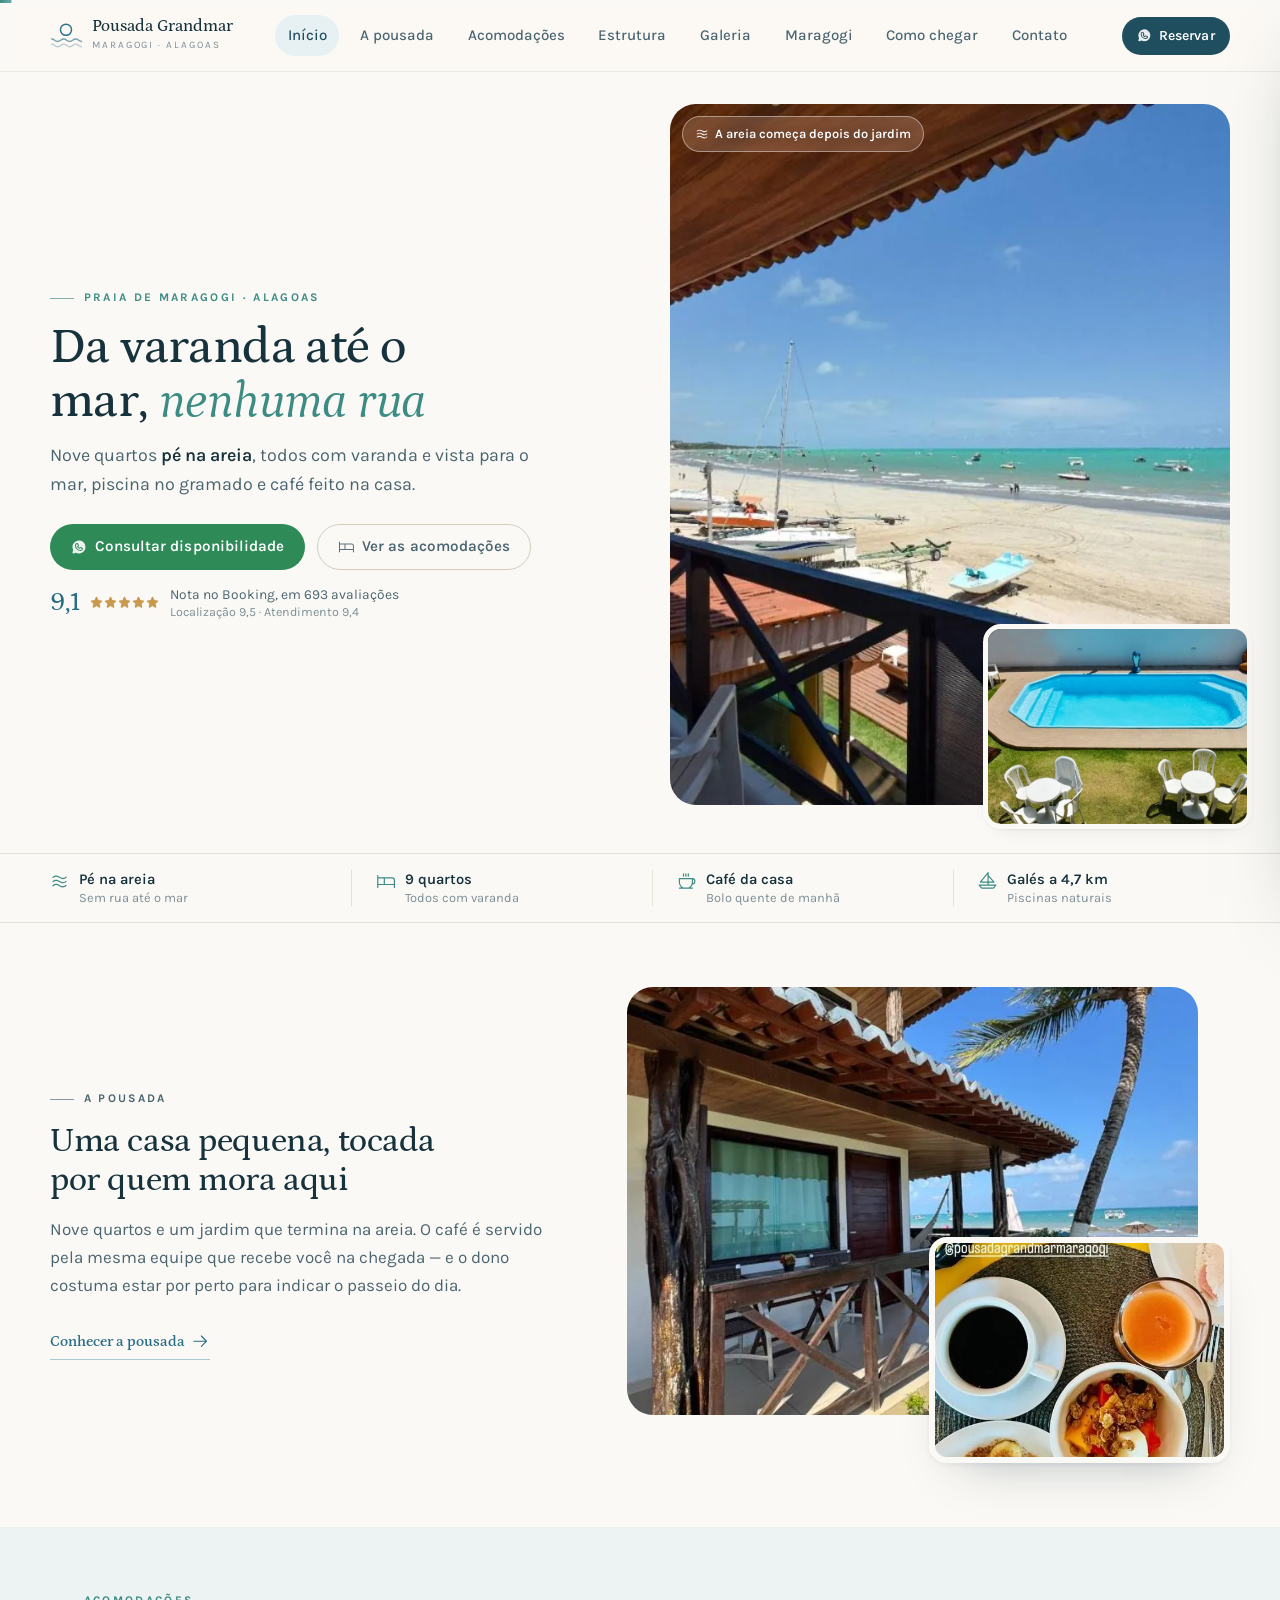
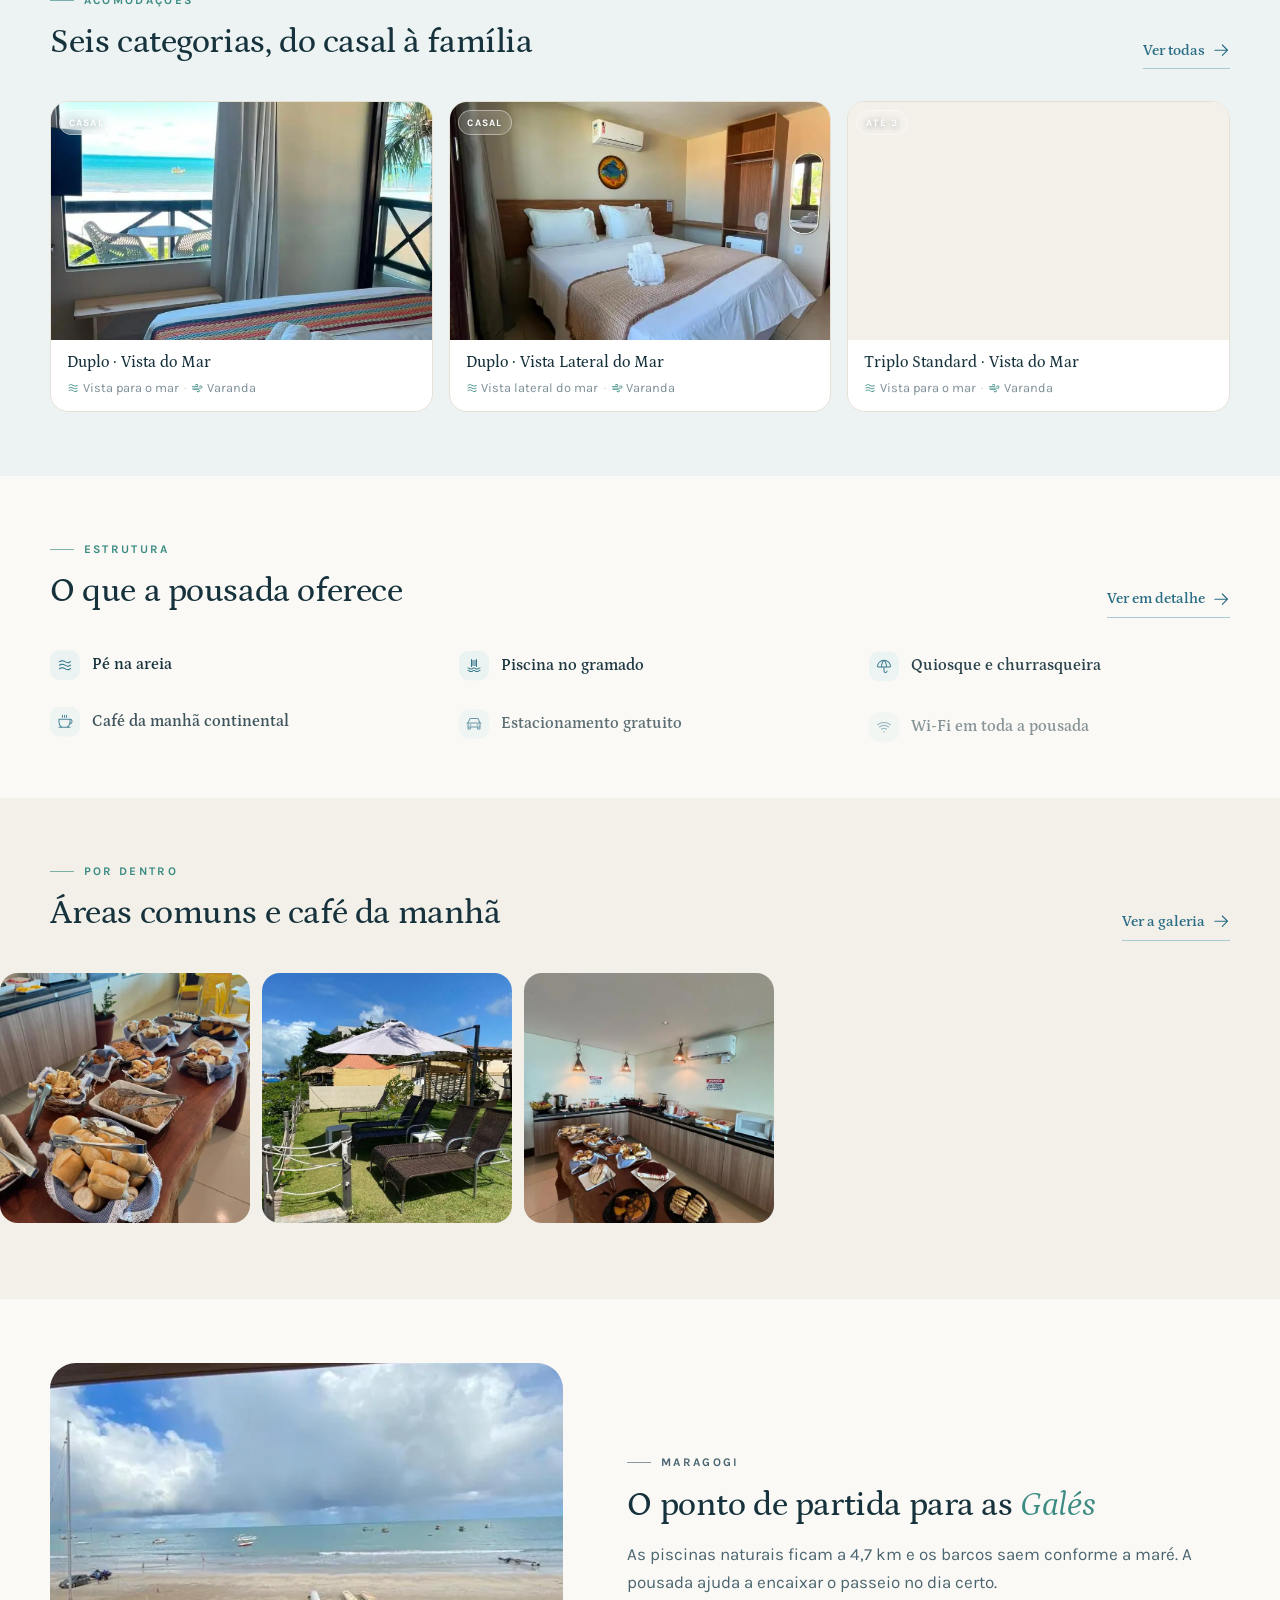
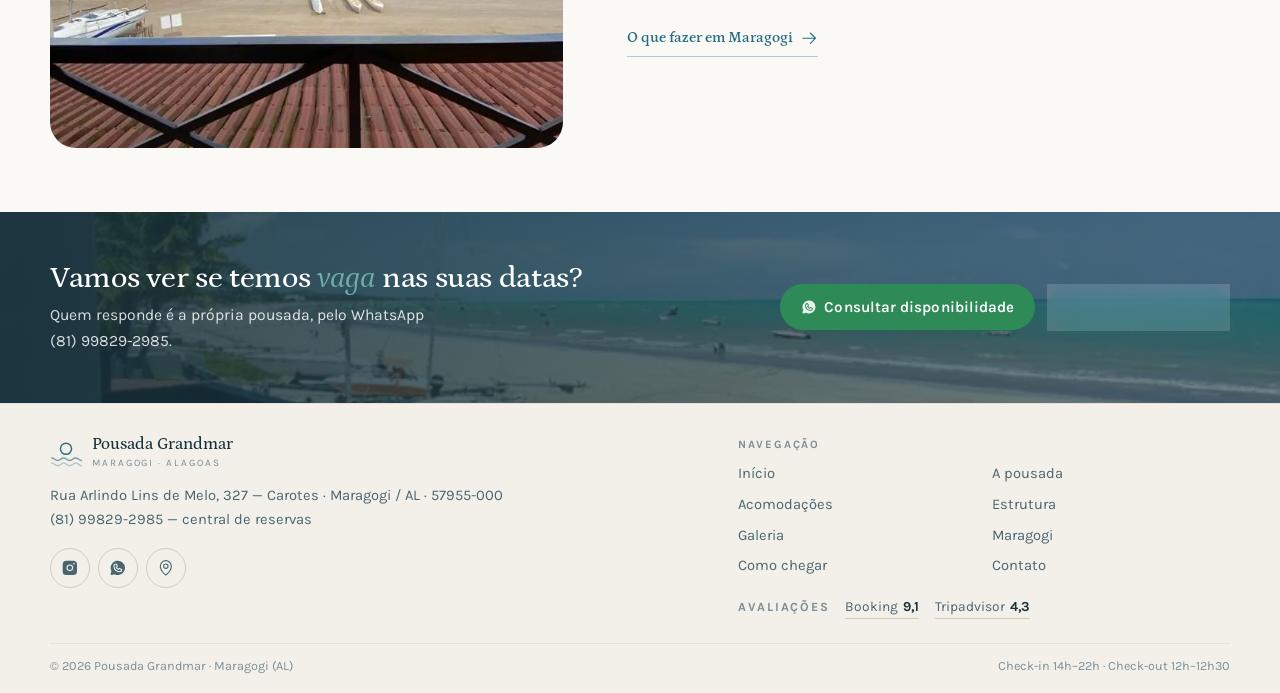
<file: index.html>
<!doctype html>
<html lang="pt-BR">
<head>
<meta charset="utf-8">
<meta name="viewport" content="width=device-width, initial-scale=1">
<title>Pousada Grandmar — pousada pé na areia em Maragogi (AL)</title>
<meta name="description" content="Pousada pé na areia na praia de Maragogi, com quartos de varanda e vista para o mar, piscina, quiosque e café da manhã feito na hora. Reservas pelo WhatsApp.">
<meta name="theme-color" content="#06283F">
<link rel="canonical" href="https://pousadagrandmar.vercel.app/">

<meta property="og:type" content="website">
<meta property="og:locale" content="pt_BR">
<meta property="og:site_name" content="Pousada Grandmar">
<meta property="og:title" content="Pousada Grandmar · Maragogi, Alagoas">
<meta property="og:description" content="Pousada pé na areia na praia de Maragogi, com quartos de varanda e vista para o mar, piscina, quiosque e café da manhã feito na hora. Reservas pelo WhatsApp.">
<meta property="og:url" content="https://pousadagrandmar.vercel.app/">
<meta property="og:image" content="https://pousadagrandmar.vercel.app/img/og.jpg">
<meta name="twitter:card" content="summary_large_image">

<link rel="icon" href="img/favicon.svg" type="image/svg+xml">
<link rel="apple-touch-icon" href="img/apple-touch-icon.png">
<link rel="preconnect" href="https://fonts.googleapis.com">
<link rel="preconnect" href="https://fonts.gstatic.com" crossorigin>
<link rel="preload" as="image" href="img/praia-natureza-05.webp" fetchpriority="high">
<link href="https://fonts.googleapis.com/css2?family=Petrona:ital,wght@0,300..600;1,300..600&family=Karla:wght@400;500;600;700&display=swap" rel="stylesheet">
<link rel="stylesheet" href="assets/styles.css?v=8a1d5ba4">
<link rel="stylesheet" href="assets/pages.css?v=b512af89">
<noscript><style>.reveal{opacity:1}</style></noscript>
<script type="application/ld+json">{"@context":"https://schema.org","@type":"LodgingBusiness","name":"Pousada Grandmar","description":"Pousada pé na areia na praia de Maragogi, em Alagoas, com piscina, quiosque, jardim e quartos com varanda e vista para o mar.","url":"https://pousadagrandmar.vercel.app","image":"https://pousadagrandmar.vercel.app/og.jpg","telephone":"+55-81-99829-2985","address":{"@type":"PostalAddress","streetAddress":"Rua Arlindo Lins de Melo, 327 — Carotes","addressLocality":"Maragogi","addressRegion":"AL","postalCode":"57955-000","addressCountry":"BR"},"geo":{"@type":"GeoCoordinates","latitude":-9.01990964,"longitude":-35.22438614},"checkinTime":"14:00","checkoutTime":"12:00","sameAs":["https://www.instagram.com/pousadagrandmarmaragogi/"],"amenityFeature":[{"@type":"LocationFeatureSpecification","name":"Piscina ao ar livre","value":true},{"@type":"LocationFeatureSpecification","name":"Acesso à praia","value":true},{"@type":"LocationFeatureSpecification","name":"Café da manhã","value":true},{"@type":"LocationFeatureSpecification","name":"Estacionamento gratuito","value":true},{"@type":"LocationFeatureSpecification","name":"Wi-Fi gratuito","value":true},{"@type":"LocationFeatureSpecification","name":"Jardim","value":true},{"@type":"LocationFeatureSpecification","name":"Terraço","value":true},{"@type":"LocationFeatureSpecification","name":"Ar-condicionado","value":true}]}</script>
</head>
<body data-page="index">
<svg xmlns="http://www.w3.org/2000/svg" width="0" height="0" style="position:absolute" aria-hidden="true" focusable="false">
<symbol id="i-whatsapp-logo-fill" viewBox="0 0 256 256" fill="currentColor"><path d="M152.58,145.23l23,11.48A24,24,0,0,1,152,176a72.08,72.08,0,0,1-72-72A24,24,0,0,1,99.29,80.46l11.48,23L101,118a8,8,0,0,0-.73,7.51,56.47,56.47,0,0,0,30.15,30.15A8,8,0,0,0,138,155ZM232,128A104,104,0,0,1,79.12,219.82L45.07,231.17a16,16,0,0,1-20.24-20.24l11.35-34.05A104,104,0,1,1,232,128Zm-40,24a8,8,0,0,0-4.42-7.16l-32-16a8,8,0,0,0-8,.5l-14.69,9.8a40.55,40.55,0,0,1-16-16l9.8-14.69a8,8,0,0,0,.5-8l-16-32A8,8,0,0,0,104,64a40,40,0,0,0-40,40,88.1,88.1,0,0,0,88,88A40,40,0,0,0,192,152Z"/></symbol>
<symbol id="i-instagram-logo-fill" viewBox="0 0 256 256" fill="currentColor"><path d="M176,24H80A56.06,56.06,0,0,0,24,80v96a56.06,56.06,0,0,0,56,56h96a56.06,56.06,0,0,0,56-56V80A56.06,56.06,0,0,0,176,24ZM128,176a48,48,0,1,1,48-48A48.05,48.05,0,0,1,128,176Zm60-96a12,12,0,1,1,12-12A12,12,0,0,1,188,80Zm-28,48a32,32,0,1,1-32-32A32,32,0,0,1,160,128Z"/></symbol>
<symbol id="i-caret-down" viewBox="0 0 256 256" fill="currentColor"><path d="M213.66,101.66l-80,80a8,8,0,0,1-11.32,0l-80-80A8,8,0,0,1,53.66,90.34L128,164.69l74.34-74.35a8,8,0,0,1,11.32,11.32Z"/></symbol>
<symbol id="i-sparkle" viewBox="0 0 256 256" fill="currentColor"><path d="M197.58,129.06,146,110l-19-51.62a15.92,15.92,0,0,0-29.88,0L78,110l-51.62,19a15.92,15.92,0,0,0,0,29.88L78,178l19,51.62a15.92,15.92,0,0,0,29.88,0L146,178l51.62-19a15.92,15.92,0,0,0,0-29.88ZM137,164.22a8,8,0,0,0-4.74,4.74L112,223.85,91.78,169A8,8,0,0,0,87,164.22L32.15,144,87,123.78A8,8,0,0,0,91.78,119L112,64.15,132.22,119a8,8,0,0,0,4.74,4.74L191.85,144ZM144,40a8,8,0,0,1,8-8h16V16a8,8,0,0,1,16,0V32h16a8,8,0,0,1,0,16H184V64a8,8,0,0,1-16,0V48H152A8,8,0,0,1,144,40ZM248,88a8,8,0,0,1-8,8h-8v8a8,8,0,0,1-16,0V96h-8a8,8,0,0,1,0-16h8V72a8,8,0,0,1,16,0v8h8A8,8,0,0,1,248,88Z"/></symbol>
<symbol id="i-bathtub" viewBox="0 0 256 256" fill="currentColor"><path d="M240,96H208a8,8,0,0,0-8-8H136a8,8,0,0,0-8,8H64V52A12,12,0,0,1,76,40a12.44,12.44,0,0,1,12.16,9.59,8,8,0,0,0,15.68-3.18A28.32,28.32,0,0,0,76,24,28,28,0,0,0,48,52V96H16a8,8,0,0,0-8,8v40a56.06,56.06,0,0,0,56,56v16a8,8,0,0,0,16,0V200h96v16a8,8,0,0,0,16,0V200a56.06,56.06,0,0,0,56-56V104A8,8,0,0,0,240,96Zm-48,8v32H144V104Zm40,40a40,40,0,0,1-40,40H64a40,40,0,0,1-40-40V112H128v32a8,8,0,0,0,8,8h64a8,8,0,0,0,8-8V112h24Z"/></symbol>
<symbol id="i-television" viewBox="0 0 256 256" fill="currentColor"><path d="M216,64H147.31l34.35-34.34a8,8,0,1,0-11.32-11.32L128,60.69,85.66,18.34A8,8,0,0,0,74.34,29.66L108.69,64H40A16,16,0,0,0,24,80V200a16,16,0,0,0,16,16H216a16,16,0,0,0,16-16V80A16,16,0,0,0,216,64ZM40,80H144V200H40ZM216,200H160V80h56V200Zm-16-84a12,12,0,1,1-12-12A12,12,0,0,1,200,116Zm0,48a12,12,0,1,1-12-12A12,12,0,0,1,200,164Z"/></symbol>
<symbol id="i-coffee" viewBox="0 0 256 256" fill="currentColor"><path d="M80,56V24a8,8,0,0,1,16,0V56a8,8,0,0,1-16,0Zm40,8a8,8,0,0,0,8-8V24a8,8,0,0,0-16,0V56A8,8,0,0,0,120,64Zm32,0a8,8,0,0,0,8-8V24a8,8,0,0,0-16,0V56A8,8,0,0,0,152,64Zm96,56v8a40,40,0,0,1-37.51,39.91,96.59,96.59,0,0,1-27,40.09H208a8,8,0,0,1,0,16H32a8,8,0,0,1,0-16H56.54A96.3,96.3,0,0,1,24,136V88a8,8,0,0,1,8-8H208A40,40,0,0,1,248,120ZM200,96H40v40a80.27,80.27,0,0,0,45.12,72h69.76A80.27,80.27,0,0,0,200,136Zm32,24a24,24,0,0,0-16-22.62V136a95.78,95.78,0,0,1-1.2,15A24,24,0,0,0,232,128Z"/></symbol>
<symbol id="i-car" viewBox="0 0 256 256" fill="currentColor"><path d="M240,104H229.2L201.42,41.5A16,16,0,0,0,186.8,32H69.2a16,16,0,0,0-14.62,9.5L26.8,104H16a8,8,0,0,0,0,16h8v80a16,16,0,0,0,16,16H64a16,16,0,0,0,16-16V184h96v16a16,16,0,0,0,16,16h24a16,16,0,0,0,16-16V120h8a8,8,0,0,0,0-16ZM69.2,48H186.8l24.89,56H44.31ZM64,200H40V184H64Zm128,0V184h24v16Zm24-32H40V120H216ZM56,144a8,8,0,0,1,8-8H80a8,8,0,0,1,0,16H64A8,8,0,0,1,56,144Zm112,0a8,8,0,0,1,8-8h16a8,8,0,0,1,0,16H176A8,8,0,0,1,168,144Z"/></symbol>
<symbol id="i-users" viewBox="0 0 256 256" fill="currentColor"><path d="M117.25,157.92a60,60,0,1,0-66.5,0A95.83,95.83,0,0,0,3.53,195.63a8,8,0,1,0,13.4,8.74,80,80,0,0,1,134.14,0,8,8,0,0,0,13.4-8.74A95.83,95.83,0,0,0,117.25,157.92ZM40,108a44,44,0,1,1,44,44A44.05,44.05,0,0,1,40,108Zm210.14,98.7a8,8,0,0,1-11.07-2.33A79.83,79.83,0,0,0,172,168a8,8,0,0,1,0-16,44,44,0,1,0-16.34-84.87,8,8,0,1,1-5.94-14.85,60,60,0,0,1,55.53,105.64,95.83,95.83,0,0,1,47.22,37.71A8,8,0,0,1,250.14,206.7Z"/></symbol>
<symbol id="i-map-pin" viewBox="0 0 256 256" fill="currentColor"><path d="M128,64a40,40,0,1,0,40,40A40,40,0,0,0,128,64Zm0,64a24,24,0,1,1,24-24A24,24,0,0,1,128,128Zm0-112a88.1,88.1,0,0,0-88,88c0,31.4,14.51,64.68,42,96.25a254.19,254.19,0,0,0,41.45,38.3,8,8,0,0,0,9.18,0A254.19,254.19,0,0,0,174,200.25c27.45-31.57,42-64.85,42-96.25A88.1,88.1,0,0,0,128,16Zm0,206c-16.53-13-72-60.75-72-118a72,72,0,0,1,144,0C200,161.23,144.53,209,128,222Z"/></symbol>
<symbol id="i-phone" viewBox="0 0 256 256" fill="currentColor"><path d="M222.37,158.46l-47.11-21.11-.13-.06a16,16,0,0,0-15.17,1.4,8.12,8.12,0,0,0-.75.56L134.87,160c-15.42-7.49-31.34-23.29-38.83-38.51l20.78-24.71c.2-.25.39-.5.57-.77a16,16,0,0,0,1.32-15.06l0-.12L97.54,33.64a16,16,0,0,0-16.62-9.52A56.26,56.26,0,0,0,32,80c0,79.4,64.6,144,144,144a56.26,56.26,0,0,0,55.88-48.92A16,16,0,0,0,222.37,158.46ZM176,208A128.14,128.14,0,0,1,48,80,40.2,40.2,0,0,1,82.87,40a.61.61,0,0,0,0,.12l21,47L83.2,111.86a6.13,6.13,0,0,0-.57.77,16,16,0,0,0-1,15.7c9.06,18.53,27.73,37.06,46.46,46.11a16,16,0,0,0,15.75-1.14,8.44,8.44,0,0,0,.74-.56L168.89,152l47,21.05h0s.08,0,.11,0A40.21,40.21,0,0,1,176,208Z"/></symbol>
<symbol id="i-envelope" viewBox="0 0 256 256" fill="currentColor"><path d="M224,48H32a8,8,0,0,0-8,8V192a16,16,0,0,0,16,16H216a16,16,0,0,0,16-16V56A8,8,0,0,0,224,48Zm-96,85.15L52.57,64H203.43ZM98.71,128,40,181.81V74.19Zm11.84,10.85,12,11.05a8,8,0,0,0,10.82,0l12-11.05,58,53.15H52.57ZM157.29,128,216,74.18V181.82Z"/></symbol>
<symbol id="i-whatsapp-logo" viewBox="0 0 256 256" fill="currentColor"><path d="M187.58,144.84l-32-16a8,8,0,0,0-8,.5l-14.69,9.8a40.55,40.55,0,0,1-16-16l9.8-14.69a8,8,0,0,0,.5-8l-16-32A8,8,0,0,0,104,64a40,40,0,0,0-40,40,88.1,88.1,0,0,0,88,88,40,40,0,0,0,40-40A8,8,0,0,0,187.58,144.84ZM152,176a72.08,72.08,0,0,1-72-72A24,24,0,0,1,99.29,80.46l11.48,23L101,118a8,8,0,0,0-.73,7.51,56.47,56.47,0,0,0,30.15,30.15A8,8,0,0,0,138,155l14.61-9.74,23,11.48A24,24,0,0,1,152,176ZM128,24A104,104,0,0,0,36.18,176.88L24.83,210.93a16,16,0,0,0,20.24,20.24l34.05-11.35A104,104,0,1,0,128,24Zm0,192a87.87,87.87,0,0,1-44.06-11.81,8,8,0,0,0-6.54-.67L40,216,52.47,178.6a8,8,0,0,0-.66-6.54A88,88,0,1,1,128,216Z"/></symbol>
<symbol id="i-instagram-logo" viewBox="0 0 256 256" fill="currentColor"><path d="M128,80a48,48,0,1,0,48,48A48.05,48.05,0,0,0,128,80Zm0,80a32,32,0,1,1,32-32A32,32,0,0,1,128,160ZM176,24H80A56.06,56.06,0,0,0,24,80v96a56.06,56.06,0,0,0,56,56h96a56.06,56.06,0,0,0,56-56V80A56.06,56.06,0,0,0,176,24Zm40,152a40,40,0,0,1-40,40H80a40,40,0,0,1-40-40V80A40,40,0,0,1,80,40h96a40,40,0,0,1,40,40ZM192,76a12,12,0,1,1-12-12A12,12,0,0,1,192,76Z"/></symbol>
<symbol id="i-arrow-right" viewBox="0 0 256 256" fill="currentColor"><path d="M221.66,133.66l-72,72a8,8,0,0,1-11.32-11.32L196.69,136H40a8,8,0,0,1,0-16H196.69L138.34,61.66a8,8,0,0,1,11.32-11.32l72,72A8,8,0,0,1,221.66,133.66Z"/></symbol>
<symbol id="i-caret-left" viewBox="0 0 256 256" fill="currentColor"><path d="M165.66,202.34a8,8,0,0,1-11.32,11.32l-80-80a8,8,0,0,1,0-11.32l80-80a8,8,0,0,1,11.32,11.32L91.31,128Z"/></symbol>
<symbol id="i-caret-right" viewBox="0 0 256 256" fill="currentColor"><path d="M181.66,133.66l-80,80a8,8,0,0,1-11.32-11.32L164.69,128,90.34,53.66a8,8,0,0,1,11.32-11.32l80,80A8,8,0,0,1,181.66,133.66Z"/></symbol>
<symbol id="i-x" viewBox="0 0 256 256" fill="currentColor"><path d="M205.66,194.34a8,8,0,0,1-11.32,11.32L128,139.31,61.66,205.66a8,8,0,0,1-11.32-11.32L116.69,128,50.34,61.66A8,8,0,0,1,61.66,50.34L128,116.69l66.34-66.35a8,8,0,0,1,11.32,11.32L139.31,128Z"/></symbol>
<symbol id="i-swimming-pool" viewBox="0 0 256 256" fill="currentColor"><path d="M88,149.39a8,8,0,0,0,8-8V128h64v15.29a8,8,0,0,0,16,0V32a8,8,0,0,0-16,0V48H96V32a8,8,0,0,0-16,0V141.39A8,8,0,0,0,88,149.39ZM96,112V96h64v16Zm64-48V80H96V64ZM24,168a8,8,0,0,1,8-8c14.42,0,22.19,5.18,28.44,9.34C66,173.06,70.42,176,80,176s14-2.94,19.56-6.66c6.24-4.16,14-9.34,28.43-9.34s22.2,5.18,28.44,9.34c5.58,3.72,10,6.66,19.57,6.66s14-2.94,19.56-6.66c6.25-4.16,14-9.34,28.44-9.34a8,8,0,0,1,0,16c-9.58,0-14,2.94-19.56,6.66-6.25,4.16-14,9.34-28.44,9.34s-22.2-5.18-28.44-9.34C142,178.94,137.57,176,128,176s-14,2.94-19.56,6.66c-6.24,4.16-14,9.34-28.43,9.34s-22.19-5.18-28.44-9.34C46,178.94,41.58,176,32,176A8,8,0,0,1,24,168Zm208,40a8,8,0,0,1-8,8c-9.58,0-14,2.94-19.56,6.66-6.25,4.16-14,9.34-28.44,9.34s-22.2-5.18-28.44-9.34C142,218.94,137.57,216,128,216s-14,2.94-19.56,6.66c-6.24,4.16-14,9.34-28.43,9.34s-22.19-5.18-28.44-9.34C46,218.94,41.58,216,32,216a8,8,0,0,1,0-16c14.42,0,22.19,5.18,28.44,9.34C66,213.06,70.42,216,80,216s14-2.94,19.56-6.66c6.24-4.16,14-9.34,28.43-9.34s22.2,5.18,28.44,9.34c5.58,3.72,10,6.66,19.57,6.66s14-2.94,19.56-6.66c6.25-4.16,14-9.34,28.44-9.34A8,8,0,0,1,232,208Z"/></symbol>
<symbol id="i-waves" viewBox="0 0 256 256" fill="currentColor"><path d="M222.16,177.25a8,8,0,0,1-1,11.25c-17.36,14.39-32.86,19.5-47,19.5-18.58,0-34.82-8.82-49.93-17-25.35-13.76-47.24-25.64-79.07.74a8,8,0,1,1-10.22-12.31c40.17-33.28,70.32-16.92,96.93-2.48,25.35,13.75,47.24,25.63,79.07-.74A8,8,0,0,1,222.16,177.25Zm-11.27-57c-31.83,26.38-53.72,14.5-79.07.74-26.61-14.43-56.76-30.79-96.93,2.49a8,8,0,0,0,10.22,12.31c31.83-26.38,53.72-14.5,79.07-.74,15.11,8.19,31.35,17,49.93,17,14.14,0,29.64-5.11,47-19.5a8,8,0,1,0-10.22-12.31ZM45.11,79.8c31.83-26.37,53.72-14.49,79.07-.74,15.11,8.2,31.35,17,49.93,17,14.14,0,29.64-5.12,47-19.5a8,8,0,1,0-10.22-12.31c-31.83,26.38-53.72,14.5-79.07.74C105.21,50.58,75.06,34.22,34.89,67.5A8,8,0,1,0,45.11,79.8Z"/></symbol>
<symbol id="i-wifi-high" viewBox="0 0 256 256" fill="currentColor"><path d="M140,204a12,12,0,1,1-12-12A12,12,0,0,1,140,204ZM237.08,87A172,172,0,0,0,18.92,87,8,8,0,0,0,29.08,99.37a156,156,0,0,1,197.84,0A8,8,0,0,0,237.08,87ZM205,122.77a124,124,0,0,0-153.94,0A8,8,0,0,0,61,135.31a108,108,0,0,1,134.06,0,8,8,0,0,0,11.24-1.3A8,8,0,0,0,205,122.77Zm-32.26,35.76a76.05,76.05,0,0,0-89.42,0,8,8,0,0,0,9.42,12.94,60,60,0,0,1,70.58,0,8,8,0,1,0,9.42-12.94Z"/></symbol>
<symbol id="i-thermometer-simple" viewBox="0 0 256 256" fill="currentColor"><path d="M136,153V88a8,8,0,0,0-16,0v65a32,32,0,1,0,16,0Zm-8,47a16,16,0,1,1,16-16A16,16,0,0,1,128,200Zm40-66V48a40,40,0,0,0-80,0v86a64,64,0,1,0,80,0Zm-40,98a48,48,0,0,1-27.42-87.4A8,8,0,0,0,104,138V48a24,24,0,0,1,48,0v90a8,8,0,0,0,3.42,6.56A48,48,0,0,1,128,232Z"/></symbol>
<symbol id="i-tree" viewBox="0 0 256 256" fill="currentColor"><path d="M198.1,62.59a76,76,0,0,0-140.2,0A71.71,71.71,0,0,0,16,127.8C15.9,166,48,199,86.14,200A72.09,72.09,0,0,0,120,192.47V232a8,8,0,0,0,16,0V192.47A72.17,72.17,0,0,0,168,200l1.82,0C208,199,240.11,166,240,127.8A71.71,71.71,0,0,0,198.1,62.59ZM169.45,184a56.08,56.08,0,0,1-33.45-10v-41l43.58-21.78a8,8,0,1,0-7.16-14.32L136,115.06V88a8,8,0,0,0-16,0v51.06L83.58,120.84a8,8,0,1,0-7.16,14.32L120,156.94v17a56,56,0,0,1-33.45,10C56.9,183.23,31.92,157.52,32,127.84A55.77,55.77,0,0,1,67.11,76a8,8,0,0,0,4.53-4.67,60,60,0,0,1,112.72,0A8,8,0,0,0,188.89,76,55.79,55.79,0,0,1,224,127.84C224.08,157.52,199.1,183.23,169.45,184Z"/></symbol>
<symbol id="i-path" viewBox="0 0 256 256" fill="currentColor"><path d="M200,168a32.06,32.06,0,0,0-31,24H72a32,32,0,0,1,0-64h96a40,40,0,0,0,0-80H72a8,8,0,0,0,0,16h96a24,24,0,0,1,0,48H72a48,48,0,0,0,0,96h97a32,32,0,1,0,31-40Zm0,48a16,16,0,1,1,16-16A16,16,0,0,1,200,216Z"/></symbol>
<symbol id="i-house-line" viewBox="0 0 256 256" fill="currentColor"><path d="M240,208H224V136l2.34,2.34A8,8,0,0,0,237.66,127L139.31,28.68a16,16,0,0,0-22.62,0L18.34,127a8,8,0,0,0,11.32,11.31L32,136v72H16a8,8,0,0,0,0,16H240a8,8,0,0,0,0-16ZM48,120l80-80,80,80v88H160V152a8,8,0,0,0-8-8H104a8,8,0,0,0-8,8v56H48Zm96,88H112V160h32Z"/></symbol>
<symbol id="i-calendar-blank" viewBox="0 0 256 256" fill="currentColor"><path d="M208,32H184V24a8,8,0,0,0-16,0v8H88V24a8,8,0,0,0-16,0v8H48A16,16,0,0,0,32,48V208a16,16,0,0,0,16,16H208a16,16,0,0,0,16-16V48A16,16,0,0,0,208,32ZM72,48v8a8,8,0,0,0,16,0V48h80v8a8,8,0,0,0,16,0V48h24V80H48V48ZM208,208H48V96H208V208Z"/></symbol>
<symbol id="i-clock" viewBox="0 0 256 256" fill="currentColor"><path d="M128,24A104,104,0,1,0,232,128,104.11,104.11,0,0,0,128,24Zm0,192a88,88,0,1,1,88-88A88.1,88.1,0,0,1,128,216Zm64-88a8,8,0,0,1-8,8H128a8,8,0,0,1-8-8V72a8,8,0,0,1,16,0v48h48A8,8,0,0,1,192,128Z"/></symbol>
<symbol id="i-plus" viewBox="0 0 256 256" fill="currentColor"><path d="M224,128a8,8,0,0,1-8,8H136v80a8,8,0,0,1-16,0V136H40a8,8,0,0,1,0-16h80V40a8,8,0,0,1,16,0v80h80A8,8,0,0,1,224,128Z"/></symbol>
<symbol id="i-drop" viewBox="0 0 256 256" fill="currentColor"><path d="M174,47.75a254.19,254.19,0,0,0-41.45-38.3,8,8,0,0,0-9.18,0A254.19,254.19,0,0,0,82,47.75C54.51,79.32,40,112.6,40,144a88,88,0,0,0,176,0C216,112.6,201.49,79.32,174,47.75ZM128,216a72.08,72.08,0,0,1-72-72c0-57.23,55.47-105,72-118,16.53,13,72,60.75,72,118A72.08,72.08,0,0,1,128,216Zm55.89-62.66a57.6,57.6,0,0,1-46.56,46.55A8.75,8.75,0,0,1,136,200a8,8,0,0,1-1.32-15.89c16.57-2.79,30.63-16.85,33.44-33.45a8,8,0,0,1,15.78,2.68Z"/></symbol>
<symbol id="i-sun" viewBox="0 0 256 256" fill="currentColor"><path d="M120,40V16a8,8,0,0,1,16,0V40a8,8,0,0,1-16,0Zm72,88a64,64,0,1,1-64-64A64.07,64.07,0,0,1,192,128Zm-16,0a48,48,0,1,0-48,48A48.05,48.05,0,0,0,176,128ZM58.34,69.66A8,8,0,0,0,69.66,58.34l-16-16A8,8,0,0,0,42.34,53.66Zm0,116.68-16,16a8,8,0,0,0,11.32,11.32l16-16a8,8,0,0,0-11.32-11.32ZM192,72a8,8,0,0,0,5.66-2.34l16-16a8,8,0,0,0-11.32-11.32l-16,16A8,8,0,0,0,192,72Zm5.66,114.34a8,8,0,0,0-11.32,11.32l16,16a8,8,0,0,0,11.32-11.32ZM48,128a8,8,0,0,0-8-8H16a8,8,0,0,0,0,16H40A8,8,0,0,0,48,128Zm80,80a8,8,0,0,0-8,8v24a8,8,0,0,0,16,0V216A8,8,0,0,0,128,208Zm112-88H216a8,8,0,0,0,0,16h24a8,8,0,0,0,0-16Z"/></symbol>
<symbol id="i-moon-stars" viewBox="0 0 256 256" fill="currentColor"><path d="M240,96a8,8,0,0,1-8,8H216v16a8,8,0,0,1-16,0V104H184a8,8,0,0,1,0-16h16V72a8,8,0,0,1,16,0V88h16A8,8,0,0,1,240,96ZM144,56h8v8a8,8,0,0,0,16,0V56h8a8,8,0,0,0,0-16h-8V32a8,8,0,0,0-16,0v8h-8a8,8,0,0,0,0,16Zm72.77,97a8,8,0,0,1,1.43,8A96,96,0,1,1,95.07,37.8a8,8,0,0,1,10.6,9.06A88.07,88.07,0,0,0,209.14,150.33,8,8,0,0,1,216.77,153Zm-19.39,14.88c-1.79.09-3.59.14-5.38.14A104.11,104.11,0,0,1,88,64c0-1.79,0-3.59.14-5.38A80,80,0,1,0,197.38,167.86Z"/></symbol>
<symbol id="i-sailboat" viewBox="0 0 256 256" fill="currentColor"><path d="M247.21,172.53A8,8,0,0,0,240,168H144V144h72a8,8,0,0,0,5.92-13.38L144,44.91V8a8,8,0,0,0-14.21-5l-104,128A8,8,0,0,0,32,144h96v24H16a8,8,0,0,0-6.25,13l29.6,37a15.93,15.93,0,0,0,12.49,6H204.16a15.93,15.93,0,0,0,12.49-6l29.6-37A8,8,0,0,0,247.21,172.53ZM197.92,128H144V68.69ZM48.81,128,128,30.53V128Zm155.35,80H51.84l-19.2-24H223.36Z"/></symbol>
<symbol id="i-bed" viewBox="0 0 256 256" fill="currentColor"><path d="M216,72H32V48a8,8,0,0,0-16,0V208a8,8,0,0,0,16,0V176H240v32a8,8,0,0,0,16,0V112A40,40,0,0,0,216,72ZM32,88h72v72H32Zm88,72V88h96a24,24,0,0,1,24,24v48Z"/></symbol>
<symbol id="i-martini" viewBox="0 0 256 256" fill="currentColor"><path d="M237.66,45.66A8,8,0,0,0,232,32H24a8,8,0,0,0-5.66,13.66L120,147.31V208H88a8,8,0,0,0,0,16h80a8,8,0,0,0,0-16H136V147.31ZM43.31,48H212.69l-16,16H59.31ZM128,132.69,75.31,80H180.69Z"/></symbol>
<symbol id="i-book-open" viewBox="0 0 256 256" fill="currentColor"><path d="M232,48H160a40,40,0,0,0-32,16A40,40,0,0,0,96,48H24a8,8,0,0,0-8,8V200a8,8,0,0,0,8,8H96a24,24,0,0,1,24,24,8,8,0,0,0,16,0,24,24,0,0,1,24-24h72a8,8,0,0,0,8-8V56A8,8,0,0,0,232,48ZM96,192H32V64H96a24,24,0,0,1,24,24V200A39.81,39.81,0,0,0,96,192Zm128,0H160a39.81,39.81,0,0,0-24,8V88a24,24,0,0,1,24-24h64Z"/></symbol>
<symbol id="i-umbrella" viewBox="0 0 256 256" fill="currentColor"><path d="M240,126.63A112.44,112.44,0,0,0,51.75,53.75a111.56,111.56,0,0,0-35.7,72.88A16,16,0,0,0,32,144h88v56a32,32,0,0,0,64,0,8,8,0,0,0-16,0,16,16,0,0,1-32,0V144h88a16,16,0,0,0,16-17.37ZM32,128l0,0a96.15,96.15,0,0,1,76.2-85.89C96.48,58,81.85,86.11,80.17,128Zm64.15,0c1.39-30.77,10.53-52.81,18.3-66.24A106.44,106.44,0,0,1,128,43.16a106.31,106.31,0,0,1,13.52,18.6C154.8,84.7,159,109.28,159.82,128Zm79.65,0c-1.68-41.89-16.31-70-28-85.94A96.07,96.07,0,0,1,224,128Z"/></symbol>
<symbol id="i-wind" viewBox="0 0 256 256" fill="currentColor"><path d="M184,184a32,32,0,0,1-32,32c-13.7,0-26.95-8.93-31.5-21.22a8,8,0,0,1,15-5.56C137.74,195.27,145,200,152,200a16,16,0,0,0,0-32H40a8,8,0,0,1,0-16H152A32,32,0,0,1,184,184Zm-64-80a32,32,0,0,0,0-64c-13.7,0-26.95,8.93-31.5,21.22a8,8,0,0,0,15,5.56C105.74,60.73,113,56,120,56a16,16,0,0,1,0,32H24a8,8,0,0,0,0,16Zm88-32c-13.7,0-26.95,8.93-31.5,21.22a8,8,0,0,0,15,5.56C193.74,92.73,201,88,208,88a16,16,0,0,1,0,32H32a8,8,0,0,0,0,16H208a32,32,0,0,0,0-64Z"/></symbol>
<symbol id="i-star" viewBox="0 0 256 256"><path d="M239.2,97.29a16,16,0,0,0-13.81-11L166,81.17,142.72,25.81h0a15.95,15.95,0,0,0-29.44,0L90.07,81.17,30.61,86.32a16,16,0,0,0-9.11,28.06L66.61,153.8,53.09,212.34a16,16,0,0,0,23.84,17.34l51-31,51.11,31a16,16,0,0,0,23.84-17.34l-13.51-58.6,45.1-39.36A16,16,0,0,0,239.2,97.29Z"/></symbol>
</svg>

<a class="skip" href="#main">Ir para o conteúdo</a>

<div class="tide" id="tide" aria-hidden="true"></div>

<header class="header header--solid is-stuck" id="header">
  <div class="header__inner">
    <a class="brand" href="/">
      <svg class="brand__mark" viewBox="0 0 48 46" aria-hidden="true">
        <circle cx="24" cy="15" r="8.5" fill="none" stroke="currentColor" stroke-width="2.2"/>
        <path d="M2 29c4.6 0 4.6 4 9.2 4s4.6-4 9.2-4 4.6 4 9.2 4 4.6-4 9.2-4 4.6 4 9.2 4" fill="none" stroke="currentColor" stroke-width="2.2" stroke-linecap="round" opacity=".62"/>
        <path d="M2 37c4.6 0 4.6 4 9.2 4s4.6-4 9.2-4 4.6 4 9.2 4 4.6-4 9.2-4 4.6 4 9.2 4" fill="none" stroke="currentColor" stroke-width="2.2" stroke-linecap="round" opacity=".32"/>
      </svg>
      <span>
        <span class="brand__name">Pousada Grandmar</span>
        <span class="brand__sub">Maragogi · Alagoas</span>
      </span>
    </a>
    <nav class="nav" aria-label="Navegação principal">
      <a class="nav__link" href="/" aria-current="page">Início</a>
      <a class="nav__link" href="/a-pousada">A pousada</a>
      <a class="nav__link" href="/acomodacoes">Acomodações</a>
      <a class="nav__link" href="/estrutura">Estrutura</a>
      <a class="nav__link" href="/galeria">Galeria</a>
      <a class="nav__link" href="/maragogi">Maragogi</a>
      <a class="nav__link" href="/como-chegar">Como chegar</a>
      <a class="nav__link" href="/contato">Contato</a>
    </nav>
    <a class="btn btn--sm btn--onmedia header__cta" href="#" data-wa="Olá! Vim pelo site da Pousada Grandmar e gostaria de consultar disponibilidade.">
      <svg class="ico" aria-hidden="true"><use href="#i-whatsapp-logo-fill"></use></svg> Reservar
    </a>
    <button class="burger" type="button" id="burger" aria-expanded="false" aria-controls="drawer">
      <span class="burger__lines" aria-hidden="true"><i></i><i></i><i></i></span>
      <span class="sr-only">Abrir menu</span>
    </button>
  </div>
</header>

<div class="drawer" id="drawer" data-open="false" role="dialog" aria-modal="true" aria-label="Menu">
  <div class="drawer__top">
    <a class="brand" href="/">
      <svg class="brand__mark" viewBox="0 0 48 46" aria-hidden="true">
        <circle cx="24" cy="15" r="8.5" fill="none" stroke="currentColor" stroke-width="2.2"/>
        <path d="M2 29c4.6 0 4.6 4 9.2 4s4.6-4 9.2-4 4.6 4 9.2 4 4.6-4 9.2-4 4.6 4 9.2 4" fill="none" stroke="currentColor" stroke-width="2.2" stroke-linecap="round" opacity=".62"/>
        <path d="M2 37c4.6 0 4.6 4 9.2 4s4.6-4 9.2-4 4.6 4 9.2 4 4.6-4 9.2-4 4.6 4 9.2 4" fill="none" stroke="currentColor" stroke-width="2.2" stroke-linecap="round" opacity=".32"/>
      </svg>
      <span>
        <span class="brand__name" style="color:var(--brand-900)">Pousada Grandmar</span>
        <span class="brand__sub" style="color:var(--muted)">Maragogi · Alagoas</span>
      </span>
    </a>
    <button class="drawer__close" type="button" id="drawerClose" aria-label="Fechar menu"><svg class="ico" aria-hidden="true"><use href="#i-x"></use></svg></button>
  </div>
  <nav aria-label="Navegação">
    <a class="drawer__link" href="/" aria-current="page">Início <svg class="ico" aria-hidden="true"><use href="#i-arrow-right"></use></svg></a>
      <a class="drawer__link" href="/a-pousada">A pousada <svg class="ico" aria-hidden="true"><use href="#i-arrow-right"></use></svg></a>
      <a class="drawer__link" href="/acomodacoes">Acomodações <svg class="ico" aria-hidden="true"><use href="#i-arrow-right"></use></svg></a>
      <a class="drawer__link" href="/estrutura">Estrutura <svg class="ico" aria-hidden="true"><use href="#i-arrow-right"></use></svg></a>
      <a class="drawer__link" href="/galeria">Galeria <svg class="ico" aria-hidden="true"><use href="#i-arrow-right"></use></svg></a>
      <a class="drawer__link" href="/maragogi">Maragogi <svg class="ico" aria-hidden="true"><use href="#i-arrow-right"></use></svg></a>
      <a class="drawer__link" href="/como-chegar">Como chegar <svg class="ico" aria-hidden="true"><use href="#i-arrow-right"></use></svg></a>
      <a class="drawer__link" href="/contato">Contato <svg class="ico" aria-hidden="true"><use href="#i-arrow-right"></use></svg></a>
  </nav>
  <div class="drawer__actions">
    <a class="btn btn--whats btn--block" href="#" data-wa="Olá! Vim pelo site da Pousada Grandmar e gostaria de consultar disponibilidade."><svg class="ico" aria-hidden="true"><use href="#i-whatsapp-logo-fill"></use></svg> Falar no WhatsApp</a>
    <a class="btn btn--outline btn--block" href="https://www.instagram.com/pousadagrandmarmaragogi/" target="_blank" rel="noopener"><svg class="ico" aria-hidden="true"><use href="#i-instagram-logo-fill"></use></svg> Ver no Instagram</a>
    <p class="drawer__meta">Rua Arlindo Lins de Melo, 327 · Maragogi (AL)</p>
  </div>
</div>

<main id="main">

<section class="hero">
  <div class="hero__inner">
    <div class="hero__head">
      <p class="eyebrow"><span class="rule"></span> Praia de Maragogi · Alagoas</p>
      <h1>Da varanda até o mar, <span class="accent-i">nenhuma rua</span></h1>
      <p class="hero__lead">Nove quartos <strong>pé na areia</strong>, todos com varanda e vista para o mar, piscina no gramado e café feito na casa.</p>
    </div>
    <div class="hero__media">
      <div class="collage">
        <figure class="collage__main">
          <img src="img/praia-natureza-05.webp" alt="A praia de Maragogi vista da varanda coberta da Pousada Grandmar" fetchpriority="high" width="1400" height="933">
          <figcaption class="collage__tag"><svg class="ico" aria-hidden="true"><use href="#i-waves"></use></svg> A areia começa depois do jardim</figcaption>
        </figure>
        <figure class="collage__inset">
          <img src="img/t/piscina-03.webp" alt="Piscina ao ar livre no gramado da pousada" width="720" height="540" loading="lazy" decoding="async">
        </figure>
      </div>
    </div>
    <div class="hero__cta">
      <div class="hero__actions">
        <a class="btn btn--whats" href="#" data-wa="Olá! Vim pelo site da Pousada Grandmar e gostaria de consultar disponibilidade."><svg class="ico" aria-hidden="true"><use href="#i-whatsapp-logo-fill"></use></svg> Consultar disponibilidade</a>
        <a class="btn btn--outline" href="/acomodacoes"><svg class="ico" aria-hidden="true"><use href="#i-bed"></use></svg> Ver as acomodações</a>
      </div>
      <a class="trust" href="https://www.booking.com/hotel/br/grandmarsuitesmaragogi.pt-br.html" target="_blank" rel="noopener">
        <span class="trust__score">9,1</span>
        <span class="trust__stars"><svg class="ico" aria-hidden="true"><use href="#i-star"></use></svg><svg class="ico" aria-hidden="true"><use href="#i-star"></use></svg><svg class="ico" aria-hidden="true"><use href="#i-star"></use></svg><svg class="ico" aria-hidden="true"><use href="#i-star"></use></svg><svg class="ico" aria-hidden="true"><use href="#i-star"></use></svg></span>
        <span class="trust__txt">Nota no Booking, em 693 avaliações<small>Localização 9,5 · Atendimento 9,4</small></span>
      </a>
    </div>
  </div>
</section>

<section class="strip" aria-label="A pousada em resumo">
  <div class="shell">
    <ul class="strip__list">
      <li><svg class="ico" aria-hidden="true"><use href="#i-waves"></use></svg><span><b>Pé na areia</b><small>Sem rua até o mar</small></span></li>
      <li><svg class="ico" aria-hidden="true"><use href="#i-bed"></use></svg><span><b>9 quartos</b><small>Todos com varanda</small></span></li>
      <li><svg class="ico" aria-hidden="true"><use href="#i-coffee"></use></svg><span><b>Café da casa</b><small>Bolo quente de manhã</small></span></li>
      <li><svg class="ico" aria-hidden="true"><use href="#i-sailboat"></use></svg><span><b>Galés a 4,7 km</b><small>Piscinas naturais</small></span></li>
    </ul>
  </div>
</section>

<section class="sec sec--tight">
  <div class="shell split split--wide-media">
    <div class="split__body">
      <p class="eyebrow"><span class="rule"></span> A pousada</p>
      <h2>Uma casa pequena, tocada por quem mora aqui</h2>
      <p>Nove quartos e um jardim que termina na areia. O café é servido pela mesma equipe que recebe você na chegada — e o dono costuma estar por perto para indicar o passeio do dia.</p>
      <div class="split__actions">
        <a class="tlink" href="/a-pousada">Conhecer a pousada <svg class="ico" aria-hidden="true"><use href="#i-arrow-right"></use></svg></a>
      </div>
    </div>
    <div class="split__media split__media--stack">
      <img src="img/praia-natureza-01.webp" alt="A Pousada Grandmar vista do jardim, com coqueiros e o mar ao fundo" width="1400" height="933" loading="lazy" decoding="async">
      <img class="stack-b" src="img/t/cafe-manha-05.webp" alt="Prato do café da manhã servido na pousada" width="720" height="480" loading="lazy" decoding="async">
    </div>
  </div>
</section>

<section class="sec sec--tight sec--shore">
  <div class="shell">
    <div class="sechead">
      <div>
        <p class="eyebrow"><span class="rule"></span> Acomodações</p>
        <h2>Seis categorias, do casal à família</h2>
      </div>
      <a class="tlink" href="/acomodacoes">Ver todas <svg class="ico" aria-hidden="true"><use href="#i-arrow-right"></use></svg></a>
    </div>
    <div class="rooms rooms--compact" data-compact data-limit="3"></div>
  </div>
</section>

<section class="sec sec--tight">
  <div class="shell">
    <div class="sechead">
      <div>
        <p class="eyebrow"><span class="rule"></span> Estrutura</p>
        <h2>O que a pousada oferece</h2>
      </div>
      <a class="tlink" href="/estrutura">Ver em detalhe <svg class="ico" aria-hidden="true"><use href="#i-arrow-right"></use></svg></a>
    </div>
    <div class="feats feats--tight" id="feats" data-limit="6" data-short></div>
  </div>
</section>

<section class="sec sec--tight sec--surface" aria-label="Fotos da pousada">
  <div class="shell sechead">
    <div>
      <p class="eyebrow"><span class="rule"></span> Por dentro</p>
      <h2>Áreas comuns e café da manhã</h2>
    </div>
    <a class="tlink" href="/galeria">Ver a galeria <svg class="ico" aria-hidden="true"><use href="#i-arrow-right"></use></svg></a>
  </div>
  <div class="carousel" id="photoCar"></div>
</section>

<section class="sec sec--tight">
  <div class="shell split split--flip split--wide-media">
    <div class="split__body">
      <p class="eyebrow"><span class="rule"></span> Maragogi</p>
      <h2>O ponto de partida para as <span class="accent-i">Galés</span></h2>
      <p>As piscinas naturais ficam a 4,7 km e os barcos saem conforme a maré. A pousada ajuda a encaixar o passeio no dia certo.</p>
      <div class="split__actions">
        <a class="tlink" href="/maragogi">O que fazer em Maragogi <svg class="ico" aria-hidden="true"><use href="#i-arrow-right"></use></svg></a>
      </div>
    </div>
    <div class="split__media">
      <img src="img/vista-mar-02.webp" alt="A faixa de areia e o mar de Maragogi" width="1400" height="933" loading="lazy" decoding="async">
    </div>
  </div>
</section>

</main>

<section class="prefooter" aria-label="Reservas">
  <img class="prefooter__bg" src="img/t/praia-natureza-05.webp" alt="" loading="lazy" decoding="async">
  <div class="prefooter__inner">
    <div>
      <h2>Vamos ver se temos <span class="accent-i">vaga</span> nas suas datas?</h2>
      <p class="prefooter__lead">Quem responde é a própria pousada, pelo WhatsApp (81) 99829-2985.</p>
    </div>
    <div class="prefooter__actions">
      <a class="btn btn--whats" href="#" data-wa="Olá! Vim pelo site da Pousada Grandmar e gostaria de consultar disponibilidade."><svg class="ico" aria-hidden="true"><use href="#i-whatsapp-logo-fill"></use></svg> Consultar disponibilidade</a>
      <a class="btn btn--onmedia" href="/contato"><svg class="ico" aria-hidden="true"><use href="#i-envelope"></use></svg> Outros contatos</a>
    </div>
  </div>
</section>
<footer class="footer">
  <div class="shell">
    <div class="footer__grid">
      <div>
        <a class="brand" href="/" style="margin-right:0">
          <svg class="brand__mark" viewBox="0 0 48 46" aria-hidden="true">
        <circle cx="24" cy="15" r="8.5" fill="none" stroke="currentColor" stroke-width="2.2"/>
        <path d="M2 29c4.6 0 4.6 4 9.2 4s4.6-4 9.2-4 4.6 4 9.2 4 4.6-4 9.2-4 4.6 4 9.2 4" fill="none" stroke="currentColor" stroke-width="2.2" stroke-linecap="round" opacity=".62"/>
        <path d="M2 37c4.6 0 4.6 4 9.2 4s4.6-4 9.2-4 4.6 4 9.2 4 4.6-4 9.2-4 4.6 4 9.2 4" fill="none" stroke="currentColor" stroke-width="2.2" stroke-linecap="round" opacity=".32"/>
      </svg>
          <span>
            <span class="brand__name">Pousada Grandmar</span>
            <span class="brand__sub">Maragogi · Alagoas</span>
          </span>
        </a>
        <address>
          Rua Arlindo Lins de Melo, 327 — Carotes · Maragogi / AL · 57955-000<br>
          <a href="https://wa.me/5581998292985" target="_blank" rel="noopener">(81) 99829-2985</a> — central de reservas
        </address>
        <div class="socials">
          <a href="https://www.instagram.com/pousadagrandmarmaragogi/" target="_blank" rel="noopener" aria-label="Instagram da Pousada Grandmar"><svg class="ico" aria-hidden="true"><use href="#i-instagram-logo-fill"></use></svg></a>
          <a href="#" data-wa="Olá! Vim pelo site da Pousada Grandmar." aria-label="WhatsApp da Pousada Grandmar"><svg class="ico" aria-hidden="true"><use href="#i-whatsapp-logo-fill"></use></svg></a>
          <a href="https://www.google.com/maps/search/?api=1&query=-9.01990964,-35.22438614" target="_blank" rel="noopener" aria-label="A pousada no mapa"><svg class="ico" aria-hidden="true"><use href="#i-map-pin"></use></svg></a>
        </div>
      </div>
      <div>
        <p class="footer__h">Navegação</p>
        <ul class="footer__nav">
          <li><a href="/">Início</a></li>
          <li><a href="/a-pousada">A pousada</a></li>
          <li><a href="/acomodacoes">Acomodações</a></li>
          <li><a href="/estrutura">Estrutura</a></li>
          <li><a href="/galeria">Galeria</a></li>
          <li><a href="/maragogi">Maragogi</a></li>
          <li><a href="/como-chegar">Como chegar</a></li>
          <li><a href="/contato">Contato</a></li>
        </ul>
        <div class="plats">
          <span>Avaliações</span>
          <a href="https://www.booking.com/hotel/br/grandmarsuitesmaragogi.pt-br.html" target="_blank" rel="noopener">Booking <b>9,1</b></a>
          <a href="https://www.tripadvisor.com/Hotel_Review-g644400-d23376530-Reviews-Grandmar_Suites_Maragogi-Maragogi_State_of_Alagoas.html" target="_blank" rel="noopener">Tripadvisor <b>4,3</b></a>
        </div>
      </div>
    </div>
    <div class="footer__bar">
      <span>© <span id="ano">2026</span> Pousada Grandmar · Maragogi (AL)</span>
      <span>Check-in 14h–22h · Check-out 12h–12h30</span>
    </div>
  </div>
</footer>

<a class="fab" id="fab" href="#" data-wa="Olá! Vim pelo site da Pousada Grandmar e gostaria de consultar disponibilidade." target="_blank" rel="noopener" aria-label="Falar com a pousada no WhatsApp">
  <svg class="fab__ico" aria-hidden="true"><use href="#i-whatsapp-logo-fill"></use></svg>
  <span class="fab__label">Reservar no WhatsApp</span>
</a>

<button class="totop" id="totop" type="button" aria-label="Voltar ao topo"><svg class="ico" aria-hidden="true"><use href="#i-caret-down"></use></svg></button>

<div class="lightbox" id="lightbox" data-open="false" role="dialog" aria-modal="true" aria-label="Galeria de fotos">
  <div class="lightbox__top">
    <span class="lightbox__title" id="lbTitle"></span>
    <button class="lb-btn" type="button" id="lbClose" aria-label="Fechar galeria"><svg class="ico" aria-hidden="true"><use href="#i-x"></use></svg></button>
  </div>
  <div class="lightbox__stage" id="lbStage">
    <button class="lb-edge lb-edge--prev" type="button" id="lbPrev" aria-label="Foto anterior"><svg class="ico" aria-hidden="true"><use href="#i-caret-left"></use></svg></button>
    <img id="lbImg" alt="" hidden>
    <button class="lb-edge lb-edge--next" type="button" id="lbNext" aria-label="Próxima foto"><svg class="ico" aria-hidden="true"><use href="#i-caret-right"></use></svg></button>
  </div>
  <div class="lightbox__foot" aria-live="polite">
    <p class="lightbox__cap" id="lbCap"></p>
    <span class="lightbox__count" id="lbCount"></span>
  </div>
</div>

<script src="assets/vendor/gsap.min.js?v=9396f256"></script>
<script src="assets/vendor/ScrollTrigger.min.js?v=05ca5ad8"></script>
<script src="assets/data.js?v=171051f4"></script>
<script src="assets/app.js?v=feff517a"></script>
<script src="assets/pages.js?v=e15dd030"></script>
<script src="assets/motion.js?v=fe13a9f9"></script>
</body>
</html>
</file>
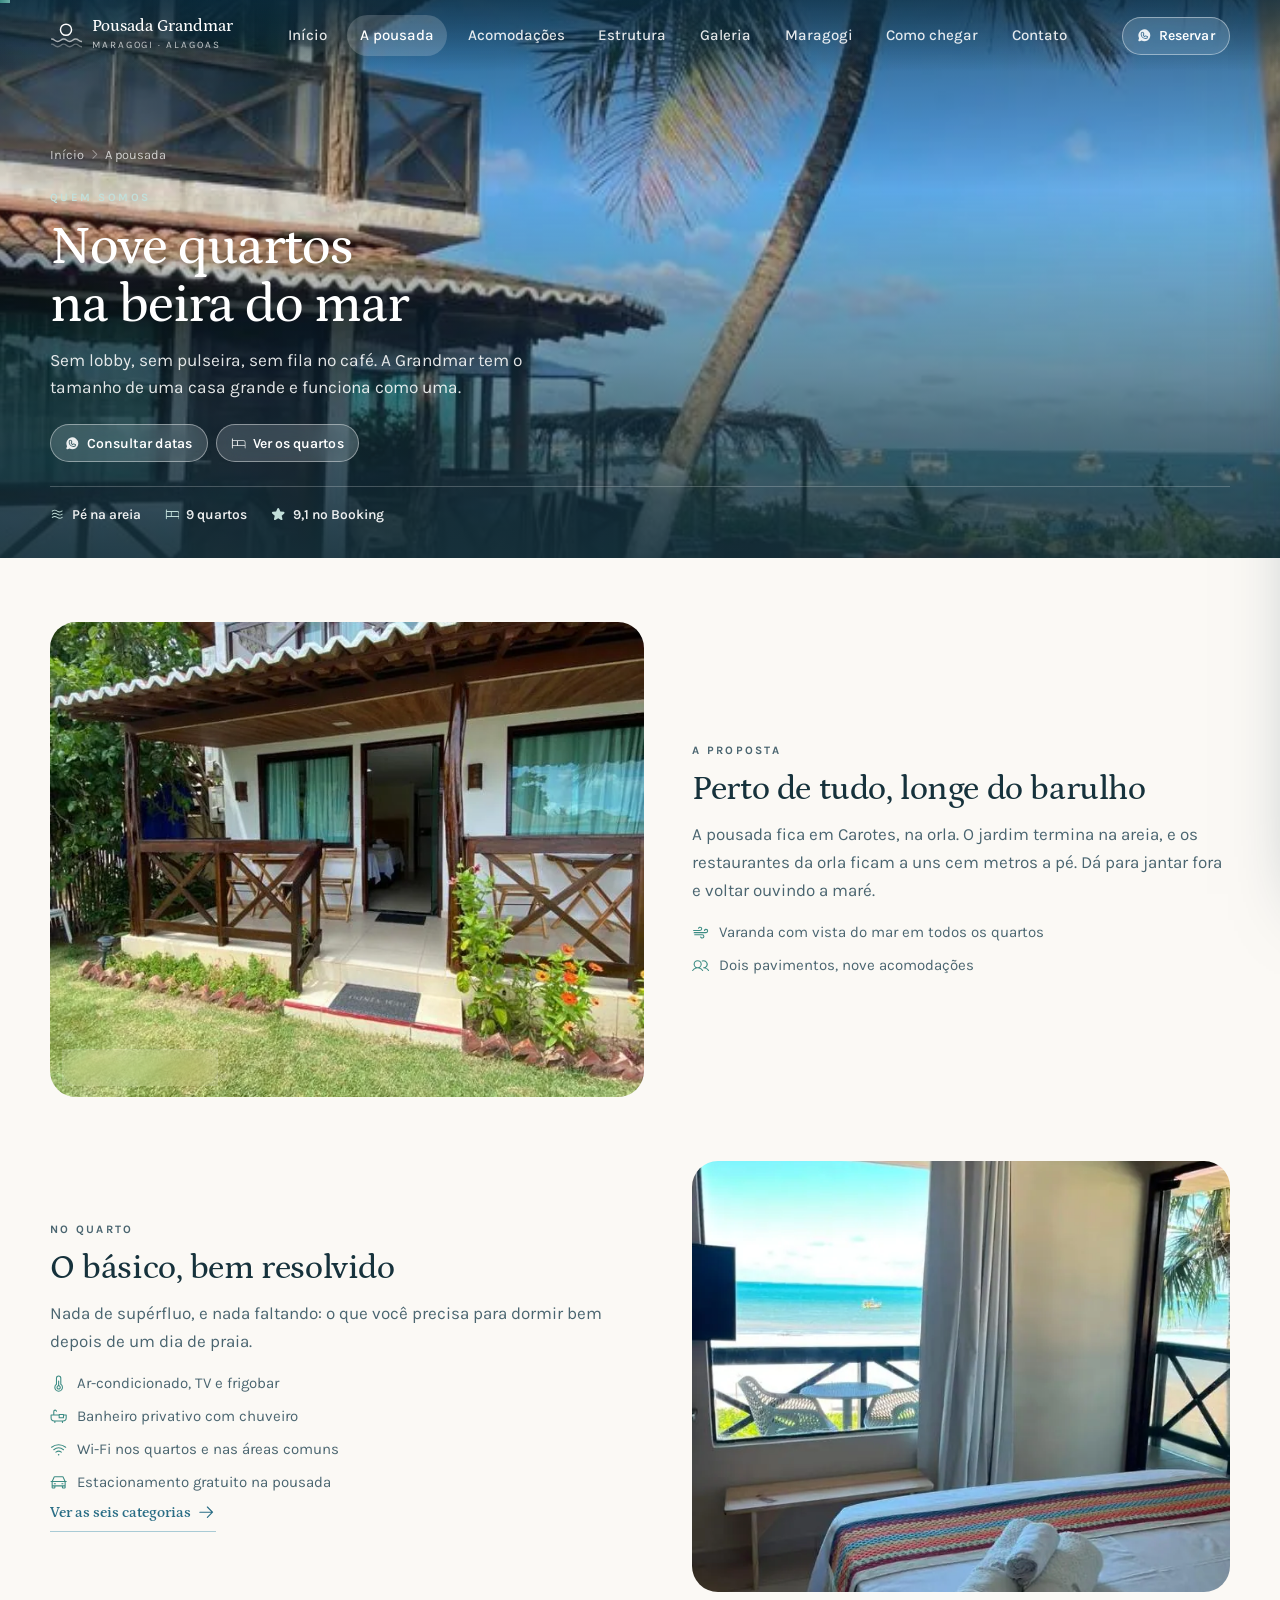
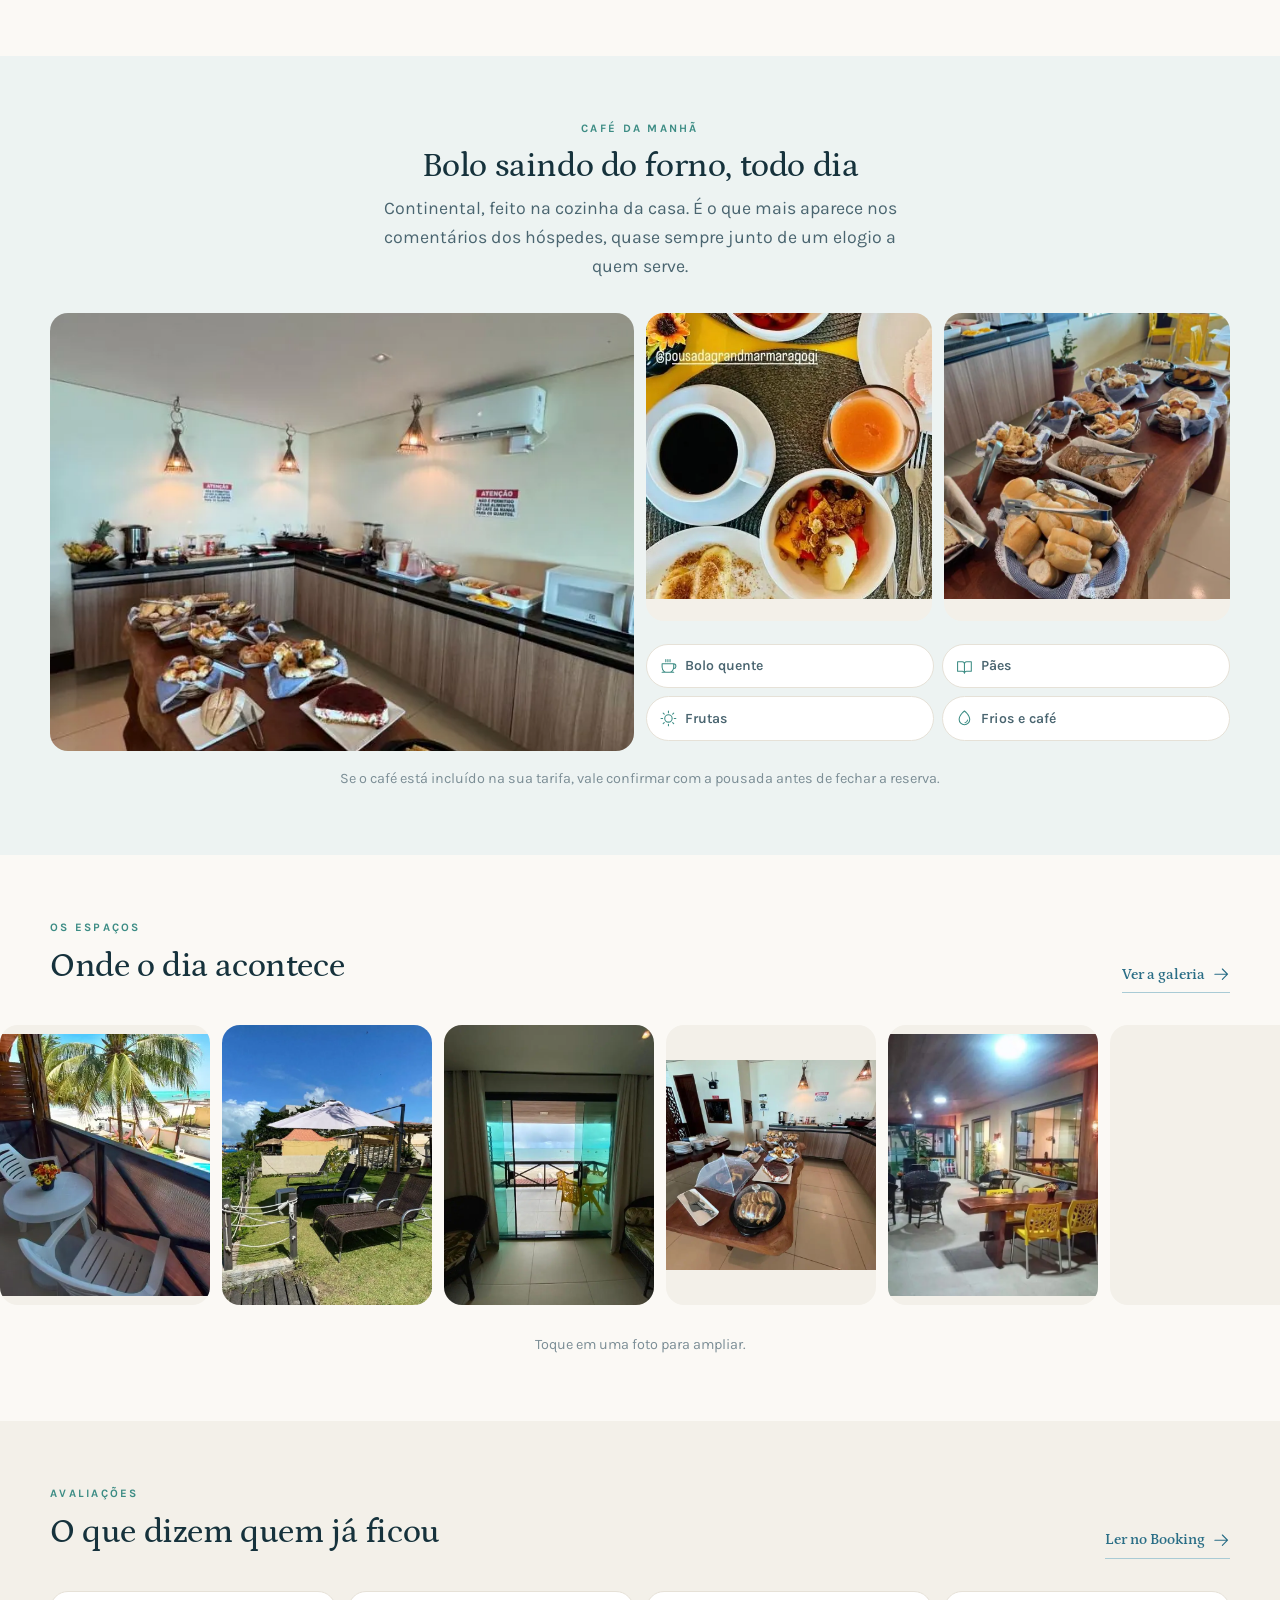
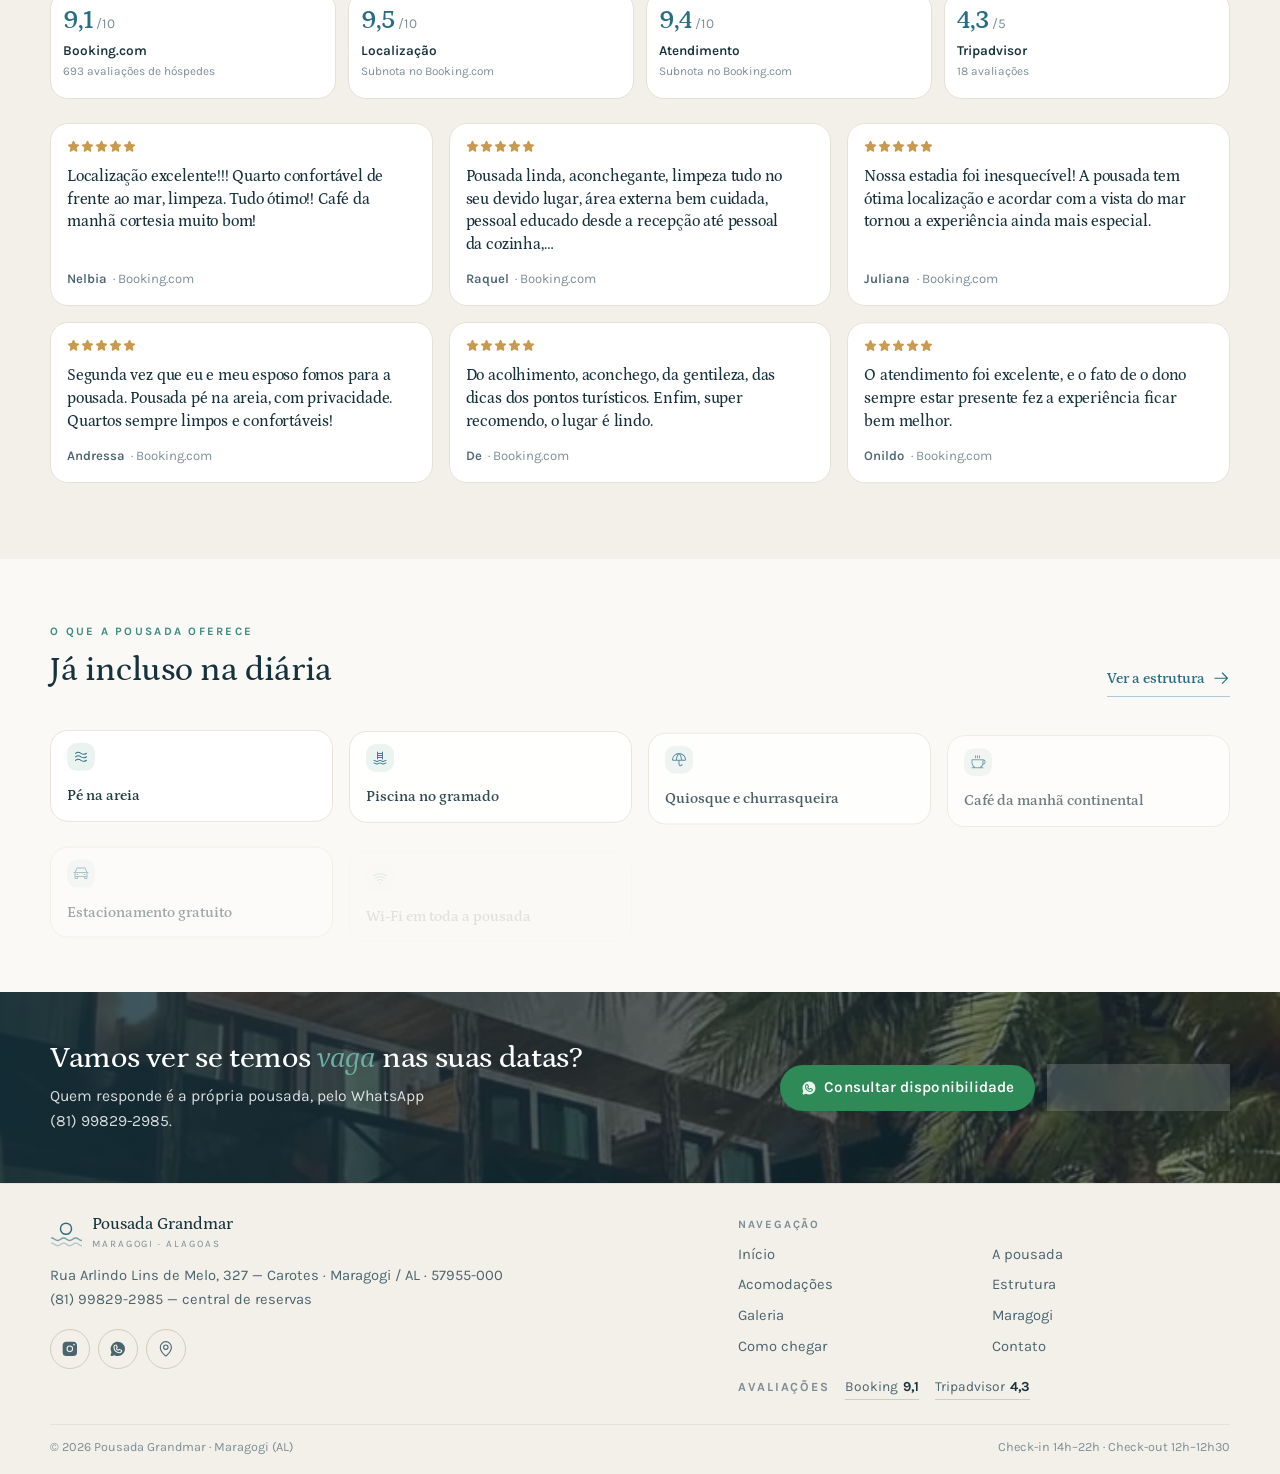
<file: a-pousada.html>
<!doctype html>
<html lang="pt-BR">
<head>
<meta charset="utf-8">
<meta name="viewport" content="width=device-width, initial-scale=1">
<title>A pousada — Pousada Grandmar, Maragogi (AL)</title>
<meta name="description" content="Nove quartos pé na areia na praia de Maragogi, atendimento da própria família, café da manhã feito na hora e nota 9,1 no Booking.com.">
<meta name="theme-color" content="#06283F">
<link rel="canonical" href="https://pousadagrandmar.vercel.app/a-pousada">

<meta property="og:type" content="website">
<meta property="og:locale" content="pt_BR">
<meta property="og:site_name" content="Pousada Grandmar">
<meta property="og:title" content="A pousada — Pousada Grandmar, Maragogi (AL)">
<meta property="og:description" content="Nove quartos pé na areia na praia de Maragogi, atendimento da própria família, café da manhã feito na hora e nota 9,1 no Booking.com.">
<meta property="og:url" content="https://pousadagrandmar.vercel.app/a-pousada">
<meta property="og:image" content="https://pousadagrandmar.vercel.app/img/praia-natureza-01.webp">
<meta name="twitter:card" content="summary_large_image">

<link rel="icon" href="img/favicon.svg" type="image/svg+xml">
<link rel="apple-touch-icon" href="img/apple-touch-icon.png">
<link rel="preconnect" href="https://fonts.googleapis.com">
<link rel="preconnect" href="https://fonts.gstatic.com" crossorigin>
<link href="https://fonts.googleapis.com/css2?family=Petrona:ital,wght@0,300..600;1,300..600&family=Karla:wght@400;500;600;700&display=swap" rel="stylesheet">
<link rel="stylesheet" href="assets/styles.css?v=8a1d5ba4">
<link rel="stylesheet" href="assets/pages.css?v=b512af89">
<noscript><style>.reveal{opacity:1}</style></noscript>

</head>
<body data-page="a-pousada">
<svg xmlns="http://www.w3.org/2000/svg" width="0" height="0" style="position:absolute" aria-hidden="true" focusable="false">
<symbol id="i-whatsapp-logo-fill" viewBox="0 0 256 256" fill="currentColor"><path d="M152.58,145.23l23,11.48A24,24,0,0,1,152,176a72.08,72.08,0,0,1-72-72A24,24,0,0,1,99.29,80.46l11.48,23L101,118a8,8,0,0,0-.73,7.51,56.47,56.47,0,0,0,30.15,30.15A8,8,0,0,0,138,155ZM232,128A104,104,0,0,1,79.12,219.82L45.07,231.17a16,16,0,0,1-20.24-20.24l11.35-34.05A104,104,0,1,1,232,128Zm-40,24a8,8,0,0,0-4.42-7.16l-32-16a8,8,0,0,0-8,.5l-14.69,9.8a40.55,40.55,0,0,1-16-16l9.8-14.69a8,8,0,0,0,.5-8l-16-32A8,8,0,0,0,104,64a40,40,0,0,0-40,40,88.1,88.1,0,0,0,88,88A40,40,0,0,0,192,152Z"/></symbol>
<symbol id="i-instagram-logo-fill" viewBox="0 0 256 256" fill="currentColor"><path d="M176,24H80A56.06,56.06,0,0,0,24,80v96a56.06,56.06,0,0,0,56,56h96a56.06,56.06,0,0,0,56-56V80A56.06,56.06,0,0,0,176,24ZM128,176a48,48,0,1,1,48-48A48.05,48.05,0,0,1,128,176Zm60-96a12,12,0,1,1,12-12A12,12,0,0,1,188,80Zm-28,48a32,32,0,1,1-32-32A32,32,0,0,1,160,128Z"/></symbol>
<symbol id="i-caret-down" viewBox="0 0 256 256" fill="currentColor"><path d="M213.66,101.66l-80,80a8,8,0,0,1-11.32,0l-80-80A8,8,0,0,1,53.66,90.34L128,164.69l74.34-74.35a8,8,0,0,1,11.32,11.32Z"/></symbol>
<symbol id="i-sparkle" viewBox="0 0 256 256" fill="currentColor"><path d="M197.58,129.06,146,110l-19-51.62a15.92,15.92,0,0,0-29.88,0L78,110l-51.62,19a15.92,15.92,0,0,0,0,29.88L78,178l19,51.62a15.92,15.92,0,0,0,29.88,0L146,178l51.62-19a15.92,15.92,0,0,0,0-29.88ZM137,164.22a8,8,0,0,0-4.74,4.74L112,223.85,91.78,169A8,8,0,0,0,87,164.22L32.15,144,87,123.78A8,8,0,0,0,91.78,119L112,64.15,132.22,119a8,8,0,0,0,4.74,4.74L191.85,144ZM144,40a8,8,0,0,1,8-8h16V16a8,8,0,0,1,16,0V32h16a8,8,0,0,1,0,16H184V64a8,8,0,0,1-16,0V48H152A8,8,0,0,1,144,40ZM248,88a8,8,0,0,1-8,8h-8v8a8,8,0,0,1-16,0V96h-8a8,8,0,0,1,0-16h8V72a8,8,0,0,1,16,0v8h8A8,8,0,0,1,248,88Z"/></symbol>
<symbol id="i-bathtub" viewBox="0 0 256 256" fill="currentColor"><path d="M240,96H208a8,8,0,0,0-8-8H136a8,8,0,0,0-8,8H64V52A12,12,0,0,1,76,40a12.44,12.44,0,0,1,12.16,9.59,8,8,0,0,0,15.68-3.18A28.32,28.32,0,0,0,76,24,28,28,0,0,0,48,52V96H16a8,8,0,0,0-8,8v40a56.06,56.06,0,0,0,56,56v16a8,8,0,0,0,16,0V200h96v16a8,8,0,0,0,16,0V200a56.06,56.06,0,0,0,56-56V104A8,8,0,0,0,240,96Zm-48,8v32H144V104Zm40,40a40,40,0,0,1-40,40H64a40,40,0,0,1-40-40V112H128v32a8,8,0,0,0,8,8h64a8,8,0,0,0,8-8V112h24Z"/></symbol>
<symbol id="i-television" viewBox="0 0 256 256" fill="currentColor"><path d="M216,64H147.31l34.35-34.34a8,8,0,1,0-11.32-11.32L128,60.69,85.66,18.34A8,8,0,0,0,74.34,29.66L108.69,64H40A16,16,0,0,0,24,80V200a16,16,0,0,0,16,16H216a16,16,0,0,0,16-16V80A16,16,0,0,0,216,64ZM40,80H144V200H40ZM216,200H160V80h56V200Zm-16-84a12,12,0,1,1-12-12A12,12,0,0,1,200,116Zm0,48a12,12,0,1,1-12-12A12,12,0,0,1,200,164Z"/></symbol>
<symbol id="i-coffee" viewBox="0 0 256 256" fill="currentColor"><path d="M80,56V24a8,8,0,0,1,16,0V56a8,8,0,0,1-16,0Zm40,8a8,8,0,0,0,8-8V24a8,8,0,0,0-16,0V56A8,8,0,0,0,120,64Zm32,0a8,8,0,0,0,8-8V24a8,8,0,0,0-16,0V56A8,8,0,0,0,152,64Zm96,56v8a40,40,0,0,1-37.51,39.91,96.59,96.59,0,0,1-27,40.09H208a8,8,0,0,1,0,16H32a8,8,0,0,1,0-16H56.54A96.3,96.3,0,0,1,24,136V88a8,8,0,0,1,8-8H208A40,40,0,0,1,248,120ZM200,96H40v40a80.27,80.27,0,0,0,45.12,72h69.76A80.27,80.27,0,0,0,200,136Zm32,24a24,24,0,0,0-16-22.62V136a95.78,95.78,0,0,1-1.2,15A24,24,0,0,0,232,128Z"/></symbol>
<symbol id="i-car" viewBox="0 0 256 256" fill="currentColor"><path d="M240,104H229.2L201.42,41.5A16,16,0,0,0,186.8,32H69.2a16,16,0,0,0-14.62,9.5L26.8,104H16a8,8,0,0,0,0,16h8v80a16,16,0,0,0,16,16H64a16,16,0,0,0,16-16V184h96v16a16,16,0,0,0,16,16h24a16,16,0,0,0,16-16V120h8a8,8,0,0,0,0-16ZM69.2,48H186.8l24.89,56H44.31ZM64,200H40V184H64Zm128,0V184h24v16Zm24-32H40V120H216ZM56,144a8,8,0,0,1,8-8H80a8,8,0,0,1,0,16H64A8,8,0,0,1,56,144Zm112,0a8,8,0,0,1,8-8h16a8,8,0,0,1,0,16H176A8,8,0,0,1,168,144Z"/></symbol>
<symbol id="i-users" viewBox="0 0 256 256" fill="currentColor"><path d="M117.25,157.92a60,60,0,1,0-66.5,0A95.83,95.83,0,0,0,3.53,195.63a8,8,0,1,0,13.4,8.74,80,80,0,0,1,134.14,0,8,8,0,0,0,13.4-8.74A95.83,95.83,0,0,0,117.25,157.92ZM40,108a44,44,0,1,1,44,44A44.05,44.05,0,0,1,40,108Zm210.14,98.7a8,8,0,0,1-11.07-2.33A79.83,79.83,0,0,0,172,168a8,8,0,0,1,0-16,44,44,0,1,0-16.34-84.87,8,8,0,1,1-5.94-14.85,60,60,0,0,1,55.53,105.64,95.83,95.83,0,0,1,47.22,37.71A8,8,0,0,1,250.14,206.7Z"/></symbol>
<symbol id="i-map-pin" viewBox="0 0 256 256" fill="currentColor"><path d="M128,64a40,40,0,1,0,40,40A40,40,0,0,0,128,64Zm0,64a24,24,0,1,1,24-24A24,24,0,0,1,128,128Zm0-112a88.1,88.1,0,0,0-88,88c0,31.4,14.51,64.68,42,96.25a254.19,254.19,0,0,0,41.45,38.3,8,8,0,0,0,9.18,0A254.19,254.19,0,0,0,174,200.25c27.45-31.57,42-64.85,42-96.25A88.1,88.1,0,0,0,128,16Zm0,206c-16.53-13-72-60.75-72-118a72,72,0,0,1,144,0C200,161.23,144.53,209,128,222Z"/></symbol>
<symbol id="i-phone" viewBox="0 0 256 256" fill="currentColor"><path d="M222.37,158.46l-47.11-21.11-.13-.06a16,16,0,0,0-15.17,1.4,8.12,8.12,0,0,0-.75.56L134.87,160c-15.42-7.49-31.34-23.29-38.83-38.51l20.78-24.71c.2-.25.39-.5.57-.77a16,16,0,0,0,1.32-15.06l0-.12L97.54,33.64a16,16,0,0,0-16.62-9.52A56.26,56.26,0,0,0,32,80c0,79.4,64.6,144,144,144a56.26,56.26,0,0,0,55.88-48.92A16,16,0,0,0,222.37,158.46ZM176,208A128.14,128.14,0,0,1,48,80,40.2,40.2,0,0,1,82.87,40a.61.61,0,0,0,0,.12l21,47L83.2,111.86a6.13,6.13,0,0,0-.57.77,16,16,0,0,0-1,15.7c9.06,18.53,27.73,37.06,46.46,46.11a16,16,0,0,0,15.75-1.14,8.44,8.44,0,0,0,.74-.56L168.89,152l47,21.05h0s.08,0,.11,0A40.21,40.21,0,0,1,176,208Z"/></symbol>
<symbol id="i-envelope" viewBox="0 0 256 256" fill="currentColor"><path d="M224,48H32a8,8,0,0,0-8,8V192a16,16,0,0,0,16,16H216a16,16,0,0,0,16-16V56A8,8,0,0,0,224,48Zm-96,85.15L52.57,64H203.43ZM98.71,128,40,181.81V74.19Zm11.84,10.85,12,11.05a8,8,0,0,0,10.82,0l12-11.05,58,53.15H52.57ZM157.29,128,216,74.18V181.82Z"/></symbol>
<symbol id="i-whatsapp-logo" viewBox="0 0 256 256" fill="currentColor"><path d="M187.58,144.84l-32-16a8,8,0,0,0-8,.5l-14.69,9.8a40.55,40.55,0,0,1-16-16l9.8-14.69a8,8,0,0,0,.5-8l-16-32A8,8,0,0,0,104,64a40,40,0,0,0-40,40,88.1,88.1,0,0,0,88,88,40,40,0,0,0,40-40A8,8,0,0,0,187.58,144.84ZM152,176a72.08,72.08,0,0,1-72-72A24,24,0,0,1,99.29,80.46l11.48,23L101,118a8,8,0,0,0-.73,7.51,56.47,56.47,0,0,0,30.15,30.15A8,8,0,0,0,138,155l14.61-9.74,23,11.48A24,24,0,0,1,152,176ZM128,24A104,104,0,0,0,36.18,176.88L24.83,210.93a16,16,0,0,0,20.24,20.24l34.05-11.35A104,104,0,1,0,128,24Zm0,192a87.87,87.87,0,0,1-44.06-11.81,8,8,0,0,0-6.54-.67L40,216,52.47,178.6a8,8,0,0,0-.66-6.54A88,88,0,1,1,128,216Z"/></symbol>
<symbol id="i-instagram-logo" viewBox="0 0 256 256" fill="currentColor"><path d="M128,80a48,48,0,1,0,48,48A48.05,48.05,0,0,0,128,80Zm0,80a32,32,0,1,1,32-32A32,32,0,0,1,128,160ZM176,24H80A56.06,56.06,0,0,0,24,80v96a56.06,56.06,0,0,0,56,56h96a56.06,56.06,0,0,0,56-56V80A56.06,56.06,0,0,0,176,24Zm40,152a40,40,0,0,1-40,40H80a40,40,0,0,1-40-40V80A40,40,0,0,1,80,40h96a40,40,0,0,1,40,40ZM192,76a12,12,0,1,1-12-12A12,12,0,0,1,192,76Z"/></symbol>
<symbol id="i-arrow-right" viewBox="0 0 256 256" fill="currentColor"><path d="M221.66,133.66l-72,72a8,8,0,0,1-11.32-11.32L196.69,136H40a8,8,0,0,1,0-16H196.69L138.34,61.66a8,8,0,0,1,11.32-11.32l72,72A8,8,0,0,1,221.66,133.66Z"/></symbol>
<symbol id="i-caret-left" viewBox="0 0 256 256" fill="currentColor"><path d="M165.66,202.34a8,8,0,0,1-11.32,11.32l-80-80a8,8,0,0,1,0-11.32l80-80a8,8,0,0,1,11.32,11.32L91.31,128Z"/></symbol>
<symbol id="i-caret-right" viewBox="0 0 256 256" fill="currentColor"><path d="M181.66,133.66l-80,80a8,8,0,0,1-11.32-11.32L164.69,128,90.34,53.66a8,8,0,0,1,11.32-11.32l80,80A8,8,0,0,1,181.66,133.66Z"/></symbol>
<symbol id="i-x" viewBox="0 0 256 256" fill="currentColor"><path d="M205.66,194.34a8,8,0,0,1-11.32,11.32L128,139.31,61.66,205.66a8,8,0,0,1-11.32-11.32L116.69,128,50.34,61.66A8,8,0,0,1,61.66,50.34L128,116.69l66.34-66.35a8,8,0,0,1,11.32,11.32L139.31,128Z"/></symbol>
<symbol id="i-swimming-pool" viewBox="0 0 256 256" fill="currentColor"><path d="M88,149.39a8,8,0,0,0,8-8V128h64v15.29a8,8,0,0,0,16,0V32a8,8,0,0,0-16,0V48H96V32a8,8,0,0,0-16,0V141.39A8,8,0,0,0,88,149.39ZM96,112V96h64v16Zm64-48V80H96V64ZM24,168a8,8,0,0,1,8-8c14.42,0,22.19,5.18,28.44,9.34C66,173.06,70.42,176,80,176s14-2.94,19.56-6.66c6.24-4.16,14-9.34,28.43-9.34s22.2,5.18,28.44,9.34c5.58,3.72,10,6.66,19.57,6.66s14-2.94,19.56-6.66c6.25-4.16,14-9.34,28.44-9.34a8,8,0,0,1,0,16c-9.58,0-14,2.94-19.56,6.66-6.25,4.16-14,9.34-28.44,9.34s-22.2-5.18-28.44-9.34C142,178.94,137.57,176,128,176s-14,2.94-19.56,6.66c-6.24,4.16-14,9.34-28.43,9.34s-22.19-5.18-28.44-9.34C46,178.94,41.58,176,32,176A8,8,0,0,1,24,168Zm208,40a8,8,0,0,1-8,8c-9.58,0-14,2.94-19.56,6.66-6.25,4.16-14,9.34-28.44,9.34s-22.2-5.18-28.44-9.34C142,218.94,137.57,216,128,216s-14,2.94-19.56,6.66c-6.24,4.16-14,9.34-28.43,9.34s-22.19-5.18-28.44-9.34C46,218.94,41.58,216,32,216a8,8,0,0,1,0-16c14.42,0,22.19,5.18,28.44,9.34C66,213.06,70.42,216,80,216s14-2.94,19.56-6.66c6.24-4.16,14-9.34,28.43-9.34s22.2,5.18,28.44,9.34c5.58,3.72,10,6.66,19.57,6.66s14-2.94,19.56-6.66c6.25-4.16,14-9.34,28.44-9.34A8,8,0,0,1,232,208Z"/></symbol>
<symbol id="i-waves" viewBox="0 0 256 256" fill="currentColor"><path d="M222.16,177.25a8,8,0,0,1-1,11.25c-17.36,14.39-32.86,19.5-47,19.5-18.58,0-34.82-8.82-49.93-17-25.35-13.76-47.24-25.64-79.07.74a8,8,0,1,1-10.22-12.31c40.17-33.28,70.32-16.92,96.93-2.48,25.35,13.75,47.24,25.63,79.07-.74A8,8,0,0,1,222.16,177.25Zm-11.27-57c-31.83,26.38-53.72,14.5-79.07.74-26.61-14.43-56.76-30.79-96.93,2.49a8,8,0,0,0,10.22,12.31c31.83-26.38,53.72-14.5,79.07-.74,15.11,8.19,31.35,17,49.93,17,14.14,0,29.64-5.11,47-19.5a8,8,0,1,0-10.22-12.31ZM45.11,79.8c31.83-26.37,53.72-14.49,79.07-.74,15.11,8.2,31.35,17,49.93,17,14.14,0,29.64-5.12,47-19.5a8,8,0,1,0-10.22-12.31c-31.83,26.38-53.72,14.5-79.07.74C105.21,50.58,75.06,34.22,34.89,67.5A8,8,0,1,0,45.11,79.8Z"/></symbol>
<symbol id="i-wifi-high" viewBox="0 0 256 256" fill="currentColor"><path d="M140,204a12,12,0,1,1-12-12A12,12,0,0,1,140,204ZM237.08,87A172,172,0,0,0,18.92,87,8,8,0,0,0,29.08,99.37a156,156,0,0,1,197.84,0A8,8,0,0,0,237.08,87ZM205,122.77a124,124,0,0,0-153.94,0A8,8,0,0,0,61,135.31a108,108,0,0,1,134.06,0,8,8,0,0,0,11.24-1.3A8,8,0,0,0,205,122.77Zm-32.26,35.76a76.05,76.05,0,0,0-89.42,0,8,8,0,0,0,9.42,12.94,60,60,0,0,1,70.58,0,8,8,0,1,0,9.42-12.94Z"/></symbol>
<symbol id="i-thermometer-simple" viewBox="0 0 256 256" fill="currentColor"><path d="M136,153V88a8,8,0,0,0-16,0v65a32,32,0,1,0,16,0Zm-8,47a16,16,0,1,1,16-16A16,16,0,0,1,128,200Zm40-66V48a40,40,0,0,0-80,0v86a64,64,0,1,0,80,0Zm-40,98a48,48,0,0,1-27.42-87.4A8,8,0,0,0,104,138V48a24,24,0,0,1,48,0v90a8,8,0,0,0,3.42,6.56A48,48,0,0,1,128,232Z"/></symbol>
<symbol id="i-tree" viewBox="0 0 256 256" fill="currentColor"><path d="M198.1,62.59a76,76,0,0,0-140.2,0A71.71,71.71,0,0,0,16,127.8C15.9,166,48,199,86.14,200A72.09,72.09,0,0,0,120,192.47V232a8,8,0,0,0,16,0V192.47A72.17,72.17,0,0,0,168,200l1.82,0C208,199,240.11,166,240,127.8A71.71,71.71,0,0,0,198.1,62.59ZM169.45,184a56.08,56.08,0,0,1-33.45-10v-41l43.58-21.78a8,8,0,1,0-7.16-14.32L136,115.06V88a8,8,0,0,0-16,0v51.06L83.58,120.84a8,8,0,1,0-7.16,14.32L120,156.94v17a56,56,0,0,1-33.45,10C56.9,183.23,31.92,157.52,32,127.84A55.77,55.77,0,0,1,67.11,76a8,8,0,0,0,4.53-4.67,60,60,0,0,1,112.72,0A8,8,0,0,0,188.89,76,55.79,55.79,0,0,1,224,127.84C224.08,157.52,199.1,183.23,169.45,184Z"/></symbol>
<symbol id="i-path" viewBox="0 0 256 256" fill="currentColor"><path d="M200,168a32.06,32.06,0,0,0-31,24H72a32,32,0,0,1,0-64h96a40,40,0,0,0,0-80H72a8,8,0,0,0,0,16h96a24,24,0,0,1,0,48H72a48,48,0,0,0,0,96h97a32,32,0,1,0,31-40Zm0,48a16,16,0,1,1,16-16A16,16,0,0,1,200,216Z"/></symbol>
<symbol id="i-house-line" viewBox="0 0 256 256" fill="currentColor"><path d="M240,208H224V136l2.34,2.34A8,8,0,0,0,237.66,127L139.31,28.68a16,16,0,0,0-22.62,0L18.34,127a8,8,0,0,0,11.32,11.31L32,136v72H16a8,8,0,0,0,0,16H240a8,8,0,0,0,0-16ZM48,120l80-80,80,80v88H160V152a8,8,0,0,0-8-8H104a8,8,0,0,0-8,8v56H48Zm96,88H112V160h32Z"/></symbol>
<symbol id="i-calendar-blank" viewBox="0 0 256 256" fill="currentColor"><path d="M208,32H184V24a8,8,0,0,0-16,0v8H88V24a8,8,0,0,0-16,0v8H48A16,16,0,0,0,32,48V208a16,16,0,0,0,16,16H208a16,16,0,0,0,16-16V48A16,16,0,0,0,208,32ZM72,48v8a8,8,0,0,0,16,0V48h80v8a8,8,0,0,0,16,0V48h24V80H48V48ZM208,208H48V96H208V208Z"/></symbol>
<symbol id="i-clock" viewBox="0 0 256 256" fill="currentColor"><path d="M128,24A104,104,0,1,0,232,128,104.11,104.11,0,0,0,128,24Zm0,192a88,88,0,1,1,88-88A88.1,88.1,0,0,1,128,216Zm64-88a8,8,0,0,1-8,8H128a8,8,0,0,1-8-8V72a8,8,0,0,1,16,0v48h48A8,8,0,0,1,192,128Z"/></symbol>
<symbol id="i-plus" viewBox="0 0 256 256" fill="currentColor"><path d="M224,128a8,8,0,0,1-8,8H136v80a8,8,0,0,1-16,0V136H40a8,8,0,0,1,0-16h80V40a8,8,0,0,1,16,0v80h80A8,8,0,0,1,224,128Z"/></symbol>
<symbol id="i-drop" viewBox="0 0 256 256" fill="currentColor"><path d="M174,47.75a254.19,254.19,0,0,0-41.45-38.3,8,8,0,0,0-9.18,0A254.19,254.19,0,0,0,82,47.75C54.51,79.32,40,112.6,40,144a88,88,0,0,0,176,0C216,112.6,201.49,79.32,174,47.75ZM128,216a72.08,72.08,0,0,1-72-72c0-57.23,55.47-105,72-118,16.53,13,72,60.75,72,118A72.08,72.08,0,0,1,128,216Zm55.89-62.66a57.6,57.6,0,0,1-46.56,46.55A8.75,8.75,0,0,1,136,200a8,8,0,0,1-1.32-15.89c16.57-2.79,30.63-16.85,33.44-33.45a8,8,0,0,1,15.78,2.68Z"/></symbol>
<symbol id="i-sun" viewBox="0 0 256 256" fill="currentColor"><path d="M120,40V16a8,8,0,0,1,16,0V40a8,8,0,0,1-16,0Zm72,88a64,64,0,1,1-64-64A64.07,64.07,0,0,1,192,128Zm-16,0a48,48,0,1,0-48,48A48.05,48.05,0,0,0,176,128ZM58.34,69.66A8,8,0,0,0,69.66,58.34l-16-16A8,8,0,0,0,42.34,53.66Zm0,116.68-16,16a8,8,0,0,0,11.32,11.32l16-16a8,8,0,0,0-11.32-11.32ZM192,72a8,8,0,0,0,5.66-2.34l16-16a8,8,0,0,0-11.32-11.32l-16,16A8,8,0,0,0,192,72Zm5.66,114.34a8,8,0,0,0-11.32,11.32l16,16a8,8,0,0,0,11.32-11.32ZM48,128a8,8,0,0,0-8-8H16a8,8,0,0,0,0,16H40A8,8,0,0,0,48,128Zm80,80a8,8,0,0,0-8,8v24a8,8,0,0,0,16,0V216A8,8,0,0,0,128,208Zm112-88H216a8,8,0,0,0,0,16h24a8,8,0,0,0,0-16Z"/></symbol>
<symbol id="i-moon-stars" viewBox="0 0 256 256" fill="currentColor"><path d="M240,96a8,8,0,0,1-8,8H216v16a8,8,0,0,1-16,0V104H184a8,8,0,0,1,0-16h16V72a8,8,0,0,1,16,0V88h16A8,8,0,0,1,240,96ZM144,56h8v8a8,8,0,0,0,16,0V56h8a8,8,0,0,0,0-16h-8V32a8,8,0,0,0-16,0v8h-8a8,8,0,0,0,0,16Zm72.77,97a8,8,0,0,1,1.43,8A96,96,0,1,1,95.07,37.8a8,8,0,0,1,10.6,9.06A88.07,88.07,0,0,0,209.14,150.33,8,8,0,0,1,216.77,153Zm-19.39,14.88c-1.79.09-3.59.14-5.38.14A104.11,104.11,0,0,1,88,64c0-1.79,0-3.59.14-5.38A80,80,0,1,0,197.38,167.86Z"/></symbol>
<symbol id="i-sailboat" viewBox="0 0 256 256" fill="currentColor"><path d="M247.21,172.53A8,8,0,0,0,240,168H144V144h72a8,8,0,0,0,5.92-13.38L144,44.91V8a8,8,0,0,0-14.21-5l-104,128A8,8,0,0,0,32,144h96v24H16a8,8,0,0,0-6.25,13l29.6,37a15.93,15.93,0,0,0,12.49,6H204.16a15.93,15.93,0,0,0,12.49-6l29.6-37A8,8,0,0,0,247.21,172.53ZM197.92,128H144V68.69ZM48.81,128,128,30.53V128Zm155.35,80H51.84l-19.2-24H223.36Z"/></symbol>
<symbol id="i-bed" viewBox="0 0 256 256" fill="currentColor"><path d="M216,72H32V48a8,8,0,0,0-16,0V208a8,8,0,0,0,16,0V176H240v32a8,8,0,0,0,16,0V112A40,40,0,0,0,216,72ZM32,88h72v72H32Zm88,72V88h96a24,24,0,0,1,24,24v48Z"/></symbol>
<symbol id="i-martini" viewBox="0 0 256 256" fill="currentColor"><path d="M237.66,45.66A8,8,0,0,0,232,32H24a8,8,0,0,0-5.66,13.66L120,147.31V208H88a8,8,0,0,0,0,16h80a8,8,0,0,0,0-16H136V147.31ZM43.31,48H212.69l-16,16H59.31ZM128,132.69,75.31,80H180.69Z"/></symbol>
<symbol id="i-book-open" viewBox="0 0 256 256" fill="currentColor"><path d="M232,48H160a40,40,0,0,0-32,16A40,40,0,0,0,96,48H24a8,8,0,0,0-8,8V200a8,8,0,0,0,8,8H96a24,24,0,0,1,24,24,8,8,0,0,0,16,0,24,24,0,0,1,24-24h72a8,8,0,0,0,8-8V56A8,8,0,0,0,232,48ZM96,192H32V64H96a24,24,0,0,1,24,24V200A39.81,39.81,0,0,0,96,192Zm128,0H160a39.81,39.81,0,0,0-24,8V88a24,24,0,0,1,24-24h64Z"/></symbol>
<symbol id="i-umbrella" viewBox="0 0 256 256" fill="currentColor"><path d="M240,126.63A112.44,112.44,0,0,0,51.75,53.75a111.56,111.56,0,0,0-35.7,72.88A16,16,0,0,0,32,144h88v56a32,32,0,0,0,64,0,8,8,0,0,0-16,0,16,16,0,0,1-32,0V144h88a16,16,0,0,0,16-17.37ZM32,128l0,0a96.15,96.15,0,0,1,76.2-85.89C96.48,58,81.85,86.11,80.17,128Zm64.15,0c1.39-30.77,10.53-52.81,18.3-66.24A106.44,106.44,0,0,1,128,43.16a106.31,106.31,0,0,1,13.52,18.6C154.8,84.7,159,109.28,159.82,128Zm79.65,0c-1.68-41.89-16.31-70-28-85.94A96.07,96.07,0,0,1,224,128Z"/></symbol>
<symbol id="i-wind" viewBox="0 0 256 256" fill="currentColor"><path d="M184,184a32,32,0,0,1-32,32c-13.7,0-26.95-8.93-31.5-21.22a8,8,0,0,1,15-5.56C137.74,195.27,145,200,152,200a16,16,0,0,0,0-32H40a8,8,0,0,1,0-16H152A32,32,0,0,1,184,184Zm-64-80a32,32,0,0,0,0-64c-13.7,0-26.95,8.93-31.5,21.22a8,8,0,0,0,15,5.56C105.74,60.73,113,56,120,56a16,16,0,0,1,0,32H24a8,8,0,0,0,0,16Zm88-32c-13.7,0-26.95,8.93-31.5,21.22a8,8,0,0,0,15,5.56C193.74,92.73,201,88,208,88a16,16,0,0,1,0,32H32a8,8,0,0,0,0,16H208a32,32,0,0,0,0-64Z"/></symbol>
<symbol id="i-star" viewBox="0 0 256 256"><path d="M239.2,97.29a16,16,0,0,0-13.81-11L166,81.17,142.72,25.81h0a15.95,15.95,0,0,0-29.44,0L90.07,81.17,30.61,86.32a16,16,0,0,0-9.11,28.06L66.61,153.8,53.09,212.34a16,16,0,0,0,23.84,17.34l51-31,51.11,31a16,16,0,0,0,23.84-17.34l-13.51-58.6,45.1-39.36A16,16,0,0,0,239.2,97.29Z"/></symbol>
</svg>

<a class="skip" href="#main">Ir para o conteúdo</a>

<div class="tide" id="tide" aria-hidden="true"></div>

<header class="header" id="header">
  <div class="header__inner">
    <a class="brand" href="/">
      <svg class="brand__mark" viewBox="0 0 48 46" aria-hidden="true">
        <circle cx="24" cy="15" r="8.5" fill="none" stroke="currentColor" stroke-width="2.2"/>
        <path d="M2 29c4.6 0 4.6 4 9.2 4s4.6-4 9.2-4 4.6 4 9.2 4 4.6-4 9.2-4 4.6 4 9.2 4" fill="none" stroke="currentColor" stroke-width="2.2" stroke-linecap="round" opacity=".62"/>
        <path d="M2 37c4.6 0 4.6 4 9.2 4s4.6-4 9.2-4 4.6 4 9.2 4 4.6-4 9.2-4 4.6 4 9.2 4" fill="none" stroke="currentColor" stroke-width="2.2" stroke-linecap="round" opacity=".32"/>
      </svg>
      <span>
        <span class="brand__name">Pousada Grandmar</span>
        <span class="brand__sub">Maragogi · Alagoas</span>
      </span>
    </a>
    <nav class="nav" aria-label="Navegação principal">
      <a class="nav__link" href="/">Início</a>
      <a class="nav__link" href="/a-pousada" aria-current="page">A pousada</a>
      <a class="nav__link" href="/acomodacoes">Acomodações</a>
      <a class="nav__link" href="/estrutura">Estrutura</a>
      <a class="nav__link" href="/galeria">Galeria</a>
      <a class="nav__link" href="/maragogi">Maragogi</a>
      <a class="nav__link" href="/como-chegar">Como chegar</a>
      <a class="nav__link" href="/contato">Contato</a>
    </nav>
    <a class="btn btn--sm btn--onmedia header__cta" href="#" data-wa="Olá! Vim pelo site da Pousada Grandmar e gostaria de consultar disponibilidade.">
      <svg class="ico" aria-hidden="true"><use href="#i-whatsapp-logo-fill"></use></svg> Reservar
    </a>
    <button class="burger" type="button" id="burger" aria-expanded="false" aria-controls="drawer">
      <span class="burger__lines" aria-hidden="true"><i></i><i></i><i></i></span>
      <span class="sr-only">Abrir menu</span>
    </button>
  </div>
</header>

<div class="drawer" id="drawer" data-open="false" role="dialog" aria-modal="true" aria-label="Menu">
  <div class="drawer__top">
    <a class="brand" href="/">
      <svg class="brand__mark" viewBox="0 0 48 46" aria-hidden="true">
        <circle cx="24" cy="15" r="8.5" fill="none" stroke="currentColor" stroke-width="2.2"/>
        <path d="M2 29c4.6 0 4.6 4 9.2 4s4.6-4 9.2-4 4.6 4 9.2 4 4.6-4 9.2-4 4.6 4 9.2 4" fill="none" stroke="currentColor" stroke-width="2.2" stroke-linecap="round" opacity=".62"/>
        <path d="M2 37c4.6 0 4.6 4 9.2 4s4.6-4 9.2-4 4.6 4 9.2 4 4.6-4 9.2-4 4.6 4 9.2 4" fill="none" stroke="currentColor" stroke-width="2.2" stroke-linecap="round" opacity=".32"/>
      </svg>
      <span>
        <span class="brand__name" style="color:var(--brand-900)">Pousada Grandmar</span>
        <span class="brand__sub" style="color:var(--muted)">Maragogi · Alagoas</span>
      </span>
    </a>
    <button class="drawer__close" type="button" id="drawerClose" aria-label="Fechar menu"><svg class="ico" aria-hidden="true"><use href="#i-x"></use></svg></button>
  </div>
  <nav aria-label="Navegação">
    <a class="drawer__link" href="/">Início <svg class="ico" aria-hidden="true"><use href="#i-arrow-right"></use></svg></a>
      <a class="drawer__link" href="/a-pousada" aria-current="page">A pousada <svg class="ico" aria-hidden="true"><use href="#i-arrow-right"></use></svg></a>
      <a class="drawer__link" href="/acomodacoes">Acomodações <svg class="ico" aria-hidden="true"><use href="#i-arrow-right"></use></svg></a>
      <a class="drawer__link" href="/estrutura">Estrutura <svg class="ico" aria-hidden="true"><use href="#i-arrow-right"></use></svg></a>
      <a class="drawer__link" href="/galeria">Galeria <svg class="ico" aria-hidden="true"><use href="#i-arrow-right"></use></svg></a>
      <a class="drawer__link" href="/maragogi">Maragogi <svg class="ico" aria-hidden="true"><use href="#i-arrow-right"></use></svg></a>
      <a class="drawer__link" href="/como-chegar">Como chegar <svg class="ico" aria-hidden="true"><use href="#i-arrow-right"></use></svg></a>
      <a class="drawer__link" href="/contato">Contato <svg class="ico" aria-hidden="true"><use href="#i-arrow-right"></use></svg></a>
  </nav>
  <div class="drawer__actions">
    <a class="btn btn--whats btn--block" href="#" data-wa="Olá! Vim pelo site da Pousada Grandmar e gostaria de consultar disponibilidade."><svg class="ico" aria-hidden="true"><use href="#i-whatsapp-logo-fill"></use></svg> Falar no WhatsApp</a>
    <a class="btn btn--outline btn--block" href="https://www.instagram.com/pousadagrandmarmaragogi/" target="_blank" rel="noopener"><svg class="ico" aria-hidden="true"><use href="#i-instagram-logo-fill"></use></svg> Ver no Instagram</a>
    <p class="drawer__meta">Rua Arlindo Lins de Melo, 327 · Maragogi (AL)</p>
  </div>
</div>

<main id="main">
<header class="phx">
  <img class="phx__bg" src="img/praia-natureza-04.webp" alt="" fetchpriority="high" width="1400" height="933">
  <div class="phx__veil" aria-hidden="true"></div>
  <div class="shell phx__inner">
    <nav class="phx__crumb" aria-label="Você está aqui">
      <a href="/">Início</a><svg class="ico" aria-hidden="true"><use href="#i-caret-right"></use></svg><span>A pousada</span>
    </nav>
    <p class="phx__eyebrow">Quem somos</p>
    <h1 class="phx__title">Nove quartos na beira do mar</h1>
    <p class="phx__lead">Sem lobby, sem pulseira, sem fila no café. A Grandmar tem o tamanho de uma casa grande e funciona como uma.</p>
    <div class="phx__actions"><a class="btn btn--onmedia btn--sm" href="#" data-wa="Olá! Vim pelo site da Pousada Grandmar e gostaria de consultar disponibilidade."><svg class="ico" aria-hidden="true"><use href="#i-whatsapp-logo-fill"></use></svg> Consultar datas</a>
      <a class="btn btn--onmedia btn--sm" href="/acomodacoes"><svg class="ico" aria-hidden="true"><use href="#i-bed"></use></svg> Ver os quartos</a></div>
  </div>
  <ul class="phx__marks"><li><svg class="ico" aria-hidden="true"><use href="#i-waves"></use></svg><span>Pé na areia</span></li><li><svg class="ico" aria-hidden="true"><use href="#i-bed"></use></svg><span>9 quartos</span></li><li><svg class="ico" aria-hidden="true"><use href="#i-star"></use></svg><span>9,1 no Booking</span></li></ul>
</header>

<section class="sec sec--tight">
  <div class="shell eblocos">
    <article class="ebloco reveal">
  <div class="ebloco__media">
    <img src="img/jardim-01.webp" alt="Fachada da Pousada Grandmar vista do jardim" width="1400" height="933" loading="lazy" decoding="async">
    <span class="ebloco__tag"><svg class="ico" aria-hidden="true"><use href="#i-waves"></use></svg>Sem rua até o mar</span>
  </div>
  <div class="ebloco__body">
    <p class="kicker">A proposta</p>
    <h2>Perto de tudo, longe do barulho</h2>
    <p>A pousada fica em Carotes, na orla. O jardim termina na areia, e os restaurantes da orla ficam a uns cem metros a pé. Dá para jantar fora e voltar ouvindo a maré.</p>
    <ul class="minilist"><li><svg class="ico" aria-hidden="true"><use href="#i-wind"></use></svg><span>Varanda com vista do mar em todos os quartos</span></li><li><svg class="ico" aria-hidden="true"><use href="#i-users"></use></svg><span>Dois pavimentos, nove acomodações</span></li></ul>
    
  </div>
</article>
    <article class="ebloco ebloco--flip reveal">
  <div class="ebloco__media">
    <img src="img/quarto-11.webp" alt="Quarto de casal com a janela voltada para o mar" width="1400" height="933" loading="lazy" decoding="async">
    
  </div>
  <div class="ebloco__body">
    <p class="kicker">No quarto</p>
    <h2>O básico, bem resolvido</h2>
    <p>Nada de supérfluo, e nada faltando: o que você precisa para dormir bem depois de um dia de praia.</p>
    <ul class="minilist"><li><svg class="ico" aria-hidden="true"><use href="#i-thermometer-simple"></use></svg><span>Ar-condicionado, TV e frigobar</span></li><li><svg class="ico" aria-hidden="true"><use href="#i-bathtub"></use></svg><span>Banheiro privativo com chuveiro</span></li><li><svg class="ico" aria-hidden="true"><use href="#i-wifi-high"></use></svg><span>Wi-Fi nos quartos e nas áreas comuns</span></li><li><svg class="ico" aria-hidden="true"><use href="#i-car"></use></svg><span>Estacionamento gratuito na pousada</span></li></ul>
    <a class="tlink" href="/acomodacoes">Ver as seis categorias <svg class="ico" aria-hidden="true"><use href="#i-arrow-right"></use></svg></a>
  </div>
</article>
  </div>
</section>

<section class="sec sec--tight sec--shore" aria-labelledby="cafe-h">
  <div class="shell">
    <div class="sechead sechead--center">
      <div>
        <p class="kicker">Café da manhã</p>
        <h2 id="cafe-h">Bolo saindo do forno, todo dia</h2>
        <p class="lead">Continental, feito na cozinha da casa. É o que mais aparece nos comentários dos hóspedes, quase sempre junto de um elogio a quem serve.</p>
      </div>
    </div>
    <div class="cafe">
      <figure class="cafe__big">
        <img src="img/cafe-manha-03.webp" alt="Mesa do café da manhã montada na sala da pousada" width="1400" height="933" loading="lazy" decoding="async">
      </figure>
      <figure><img src="img/t/cafe-manha-05.webp" alt="Prato do café da manhã servido na pousada" width="720" height="720" loading="lazy" decoding="async"></figure>
      <figure><img src="img/t/cafe-manha-02.webp" alt="Pães e bolos na mesa do café da manhã" width="720" height="720" loading="lazy" decoding="async"></figure>
      <ul class="cafe__items">
        <li><svg class="ico" aria-hidden="true"><use href="#i-coffee"></use></svg>Bolo quente</li>
        <li><svg class="ico" aria-hidden="true"><use href="#i-book-open"></use></svg>Pães</li>
        <li><svg class="ico" aria-hidden="true"><use href="#i-sun"></use></svg>Frutas</li>
        <li><svg class="ico" aria-hidden="true"><use href="#i-drop"></use></svg>Frios e café</li>
      </ul>
    </div>
    <p class="note note--center">Se o café está incluído na sua tarifa, vale confirmar com a pousada antes de fechar a reserva.</p>
  </div>
</section>

<section class="sec sec--tight" aria-labelledby="espacos-h">
  <div class="shell sechead">
    <div>
      <p class="kicker">Os espaços</p>
      <h2 id="espacos-h">Onde o dia acontece</h2>
    </div>
    <a class="tlink" href="/galeria">Ver a galeria <svg class="ico" aria-hidden="true"><use href="#i-arrow-right"></use></svg></a>
  </div>
  <div class="carousel carousel--flow" id="photoCar" data-auto aria-label="Fotos dos espaços da pousada"></div>
  <p class="note note--center shell">Toque em uma foto para ampliar.</p>
</section>

<section class="sec sec--tight sec--surface" aria-labelledby="aval-h">
  <div class="shell">
    <div class="sechead">
      <div>
        <p class="kicker">Avaliações</p>
        <h2 id="aval-h">O que dizem quem já ficou</h2>
      </div>
      <a class="tlink" href="https://www.booking.com/hotel/br/grandmarsuitesmaragogi.pt-br.html" target="_blank" rel="noopener">Ler no Booking <svg class="ico" aria-hidden="true"><use href="#i-arrow-right"></use></svg></a>
    </div>
    <div class="ratings ratings--slim" id="ratings"></div>
    <div class="revrail" id="revrail" aria-label="Comentários de hóspedes"></div>
  </div>
</section>

<section class="sec sec--tight">
  <div class="shell">
    <div class="sechead">
      <div>
        <p class="kicker">O que a pousada oferece</p>
        <h2>Já incluso na diária</h2>
      </div>
      <a class="tlink" href="/estrutura">Ver a estrutura <svg class="ico" aria-hidden="true"><use href="#i-arrow-right"></use></svg></a>
    </div>
    <div class="icards icards--dense" id="ofertas"></div>
  </div>
</section>

</main>

<section class="prefooter" aria-label="Reservas">
  <img class="prefooter__bg" src="img/t/piscina-04.webp" alt="" loading="lazy" decoding="async">
  <div class="prefooter__inner">
    <div>
      <h2>Vamos ver se temos <span class="accent-i">vaga</span> nas suas datas?</h2>
      <p class="prefooter__lead">Quem responde é a própria pousada, pelo WhatsApp (81) 99829-2985.</p>
    </div>
    <div class="prefooter__actions">
      <a class="btn btn--whats" href="#" data-wa="Olá! Vim pelo site da Pousada Grandmar e gostaria de consultar disponibilidade."><svg class="ico" aria-hidden="true"><use href="#i-whatsapp-logo-fill"></use></svg> Consultar disponibilidade</a>
      <a class="btn btn--onmedia" href="/contato"><svg class="ico" aria-hidden="true"><use href="#i-envelope"></use></svg> Outros contatos</a>
    </div>
  </div>
</section>
<footer class="footer">
  <div class="shell">
    <div class="footer__grid">
      <div>
        <a class="brand" href="/" style="margin-right:0">
          <svg class="brand__mark" viewBox="0 0 48 46" aria-hidden="true">
        <circle cx="24" cy="15" r="8.5" fill="none" stroke="currentColor" stroke-width="2.2"/>
        <path d="M2 29c4.6 0 4.6 4 9.2 4s4.6-4 9.2-4 4.6 4 9.2 4 4.6-4 9.2-4 4.6 4 9.2 4" fill="none" stroke="currentColor" stroke-width="2.2" stroke-linecap="round" opacity=".62"/>
        <path d="M2 37c4.6 0 4.6 4 9.2 4s4.6-4 9.2-4 4.6 4 9.2 4 4.6-4 9.2-4 4.6 4 9.2 4" fill="none" stroke="currentColor" stroke-width="2.2" stroke-linecap="round" opacity=".32"/>
      </svg>
          <span>
            <span class="brand__name">Pousada Grandmar</span>
            <span class="brand__sub">Maragogi · Alagoas</span>
          </span>
        </a>
        <address>
          Rua Arlindo Lins de Melo, 327 — Carotes · Maragogi / AL · 57955-000<br>
          <a href="https://wa.me/5581998292985" target="_blank" rel="noopener">(81) 99829-2985</a> — central de reservas
        </address>
        <div class="socials">
          <a href="https://www.instagram.com/pousadagrandmarmaragogi/" target="_blank" rel="noopener" aria-label="Instagram da Pousada Grandmar"><svg class="ico" aria-hidden="true"><use href="#i-instagram-logo-fill"></use></svg></a>
          <a href="#" data-wa="Olá! Vim pelo site da Pousada Grandmar." aria-label="WhatsApp da Pousada Grandmar"><svg class="ico" aria-hidden="true"><use href="#i-whatsapp-logo-fill"></use></svg></a>
          <a href="https://www.google.com/maps/search/?api=1&query=-9.01990964,-35.22438614" target="_blank" rel="noopener" aria-label="A pousada no mapa"><svg class="ico" aria-hidden="true"><use href="#i-map-pin"></use></svg></a>
        </div>
      </div>
      <div>
        <p class="footer__h">Navegação</p>
        <ul class="footer__nav">
          <li><a href="/">Início</a></li>
          <li><a href="/a-pousada">A pousada</a></li>
          <li><a href="/acomodacoes">Acomodações</a></li>
          <li><a href="/estrutura">Estrutura</a></li>
          <li><a href="/galeria">Galeria</a></li>
          <li><a href="/maragogi">Maragogi</a></li>
          <li><a href="/como-chegar">Como chegar</a></li>
          <li><a href="/contato">Contato</a></li>
        </ul>
        <div class="plats">
          <span>Avaliações</span>
          <a href="https://www.booking.com/hotel/br/grandmarsuitesmaragogi.pt-br.html" target="_blank" rel="noopener">Booking <b>9,1</b></a>
          <a href="https://www.tripadvisor.com/Hotel_Review-g644400-d23376530-Reviews-Grandmar_Suites_Maragogi-Maragogi_State_of_Alagoas.html" target="_blank" rel="noopener">Tripadvisor <b>4,3</b></a>
        </div>
      </div>
    </div>
    <div class="footer__bar">
      <span>© <span id="ano">2026</span> Pousada Grandmar · Maragogi (AL)</span>
      <span>Check-in 14h–22h · Check-out 12h–12h30</span>
    </div>
  </div>
</footer>

<a class="fab" id="fab" href="#" data-wa="Olá! Vim pelo site da Pousada Grandmar e gostaria de consultar disponibilidade." target="_blank" rel="noopener" aria-label="Falar com a pousada no WhatsApp">
  <svg class="fab__ico" aria-hidden="true"><use href="#i-whatsapp-logo-fill"></use></svg>
  <span class="fab__label">Reservar no WhatsApp</span>
</a>

<button class="totop" id="totop" type="button" aria-label="Voltar ao topo"><svg class="ico" aria-hidden="true"><use href="#i-caret-down"></use></svg></button>

<div class="lightbox" id="lightbox" data-open="false" role="dialog" aria-modal="true" aria-label="Galeria de fotos">
  <div class="lightbox__top">
    <span class="lightbox__title" id="lbTitle"></span>
    <button class="lb-btn" type="button" id="lbClose" aria-label="Fechar galeria"><svg class="ico" aria-hidden="true"><use href="#i-x"></use></svg></button>
  </div>
  <div class="lightbox__stage" id="lbStage">
    <button class="lb-edge lb-edge--prev" type="button" id="lbPrev" aria-label="Foto anterior"><svg class="ico" aria-hidden="true"><use href="#i-caret-left"></use></svg></button>
    <img id="lbImg" alt="" hidden>
    <button class="lb-edge lb-edge--next" type="button" id="lbNext" aria-label="Próxima foto"><svg class="ico" aria-hidden="true"><use href="#i-caret-right"></use></svg></button>
  </div>
  <div class="lightbox__foot" aria-live="polite">
    <p class="lightbox__cap" id="lbCap"></p>
    <span class="lightbox__count" id="lbCount"></span>
  </div>
</div>

<script src="assets/vendor/gsap.min.js?v=9396f256"></script>
<script src="assets/vendor/ScrollTrigger.min.js?v=05ca5ad8"></script>
<script src="assets/data.js?v=171051f4"></script>
<script src="assets/app.js?v=feff517a"></script>
<script src="assets/pages.js?v=e15dd030"></script>
<script src="assets/motion.js?v=fe13a9f9"></script>
</body>
</html>
</file>
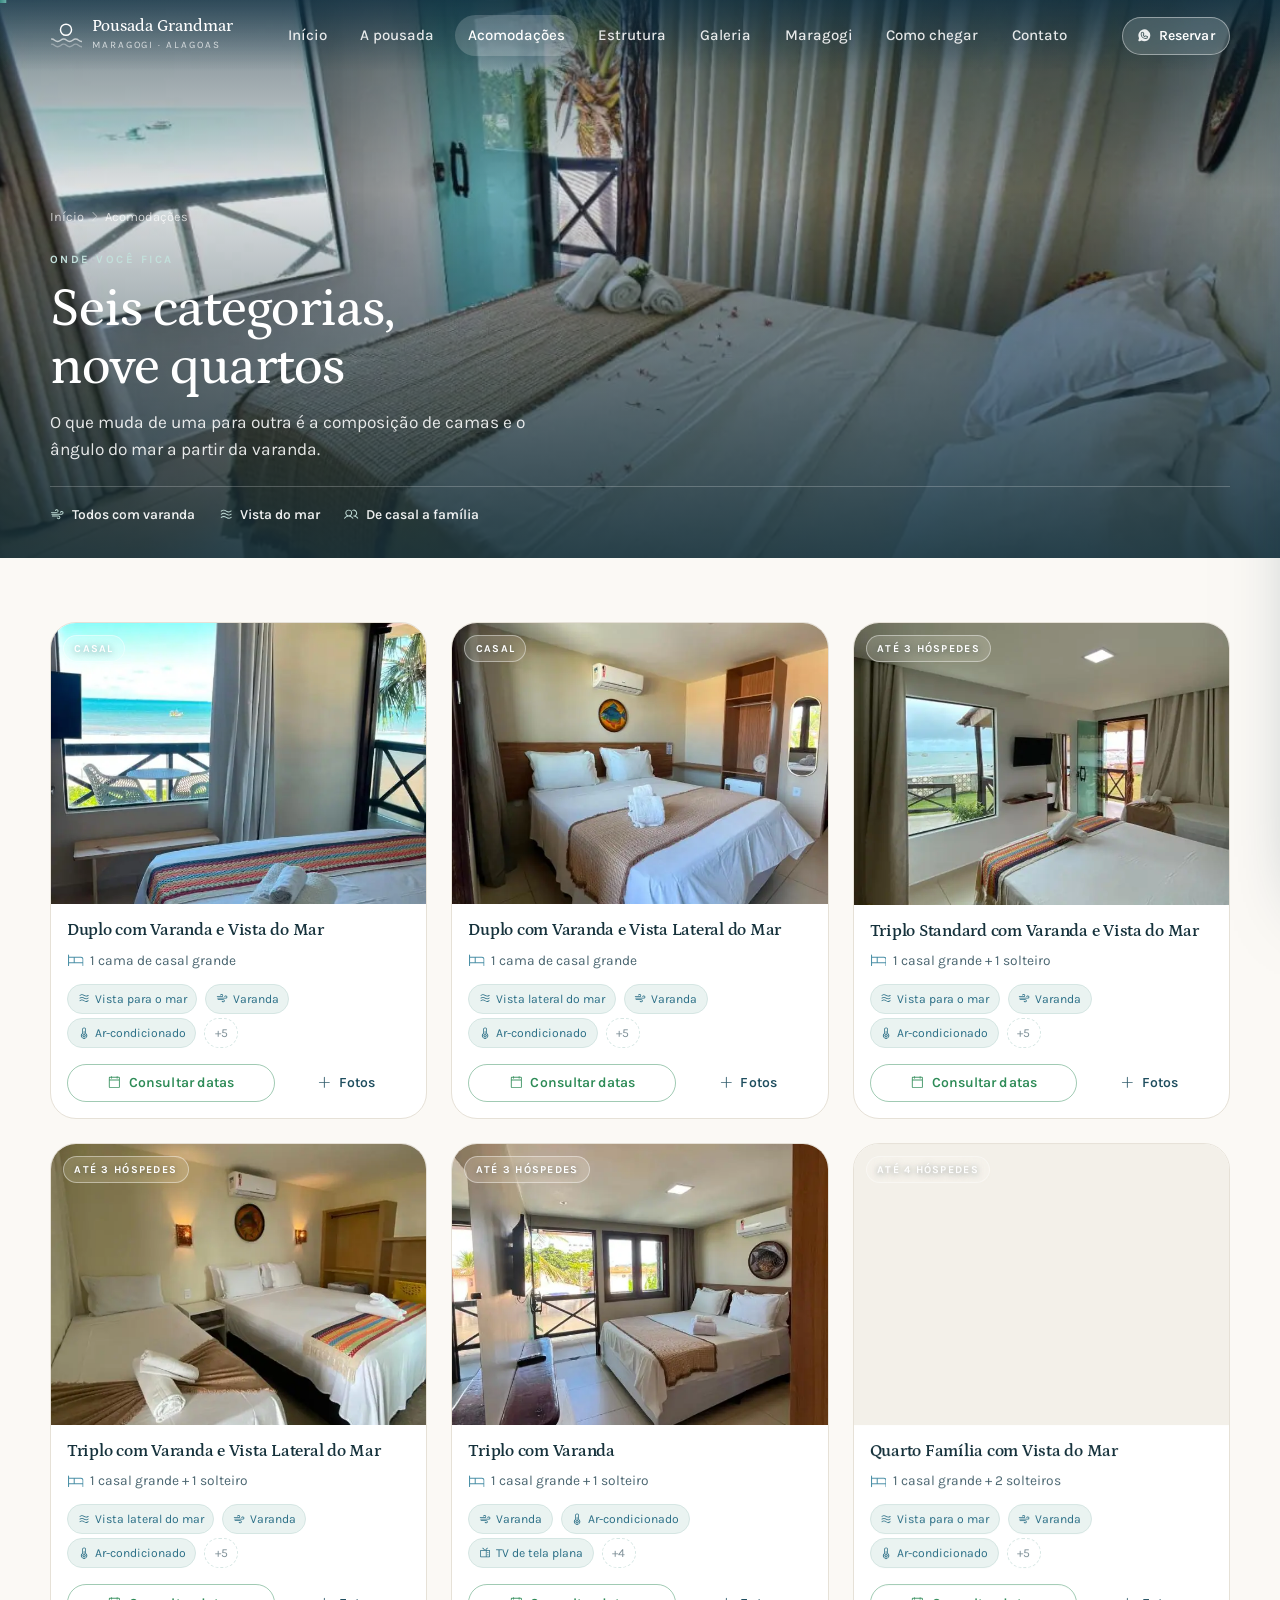
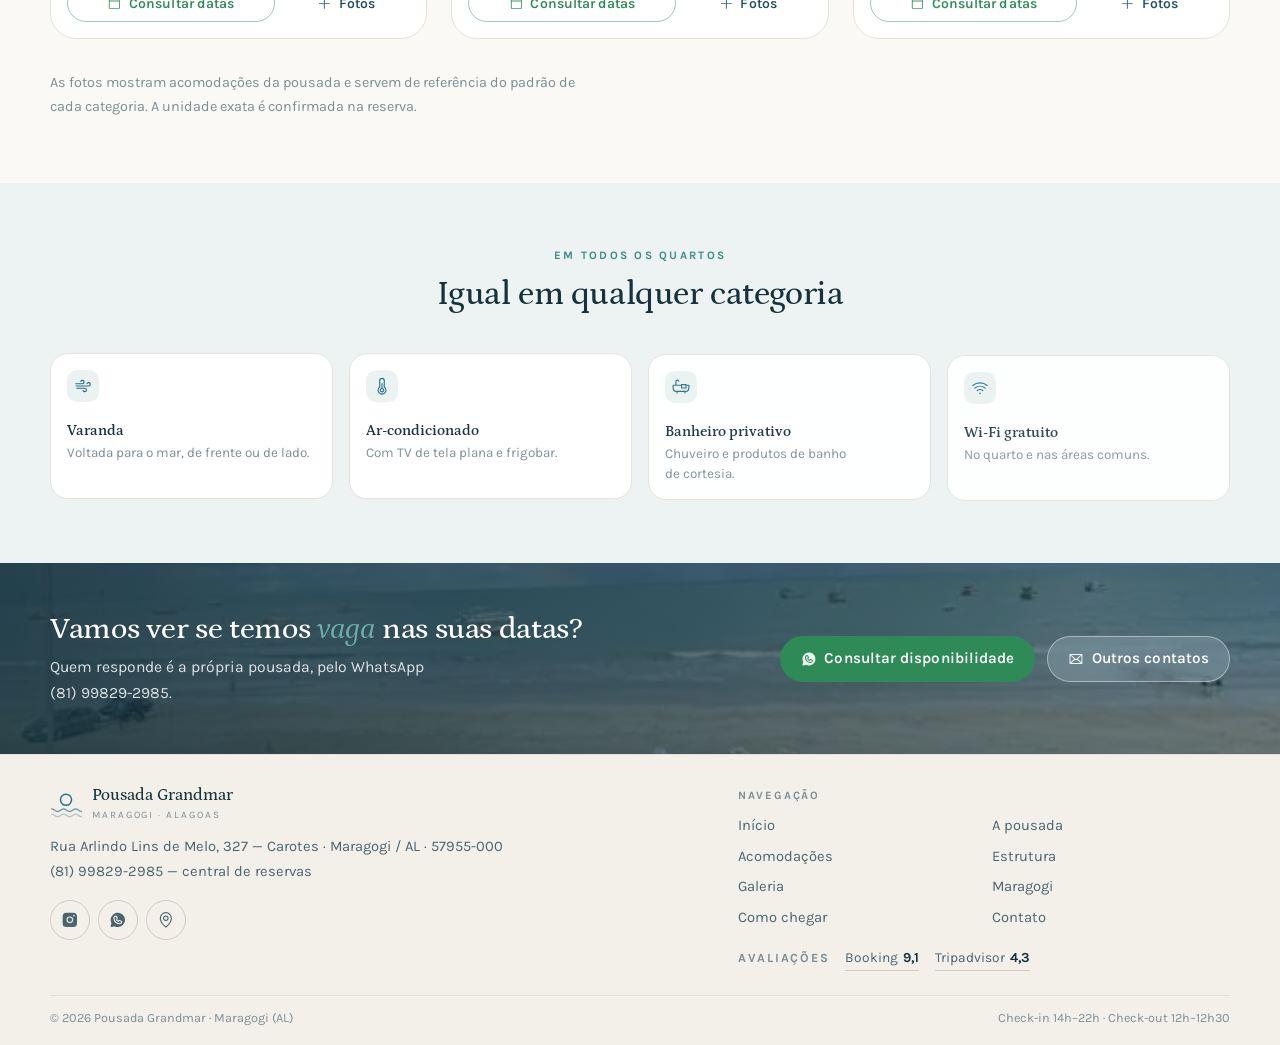
<file: acomodacoes.html>
<!doctype html>
<html lang="pt-BR">
<head>
<meta charset="utf-8">
<meta name="viewport" content="width=device-width, initial-scale=1">
<title>Acomodações — Pousada Grandmar, Maragogi (AL)</title>
<meta name="description" content="Seis categorias de quarto na Pousada Grandmar: de duplo com vista do mar a quarto família para quatro. Todos com varanda, ar-condicionado e frigobar.">
<meta name="theme-color" content="#06283F">
<link rel="canonical" href="https://pousadagrandmar.vercel.app/acomodacoes">

<meta property="og:type" content="website">
<meta property="og:locale" content="pt_BR">
<meta property="og:site_name" content="Pousada Grandmar">
<meta property="og:title" content="Acomodações — Pousada Grandmar, Maragogi (AL)">
<meta property="og:description" content="Seis categorias de quarto na Pousada Grandmar: de duplo com vista do mar a quarto família para quatro. Todos com varanda, ar-condicionado e frigobar.">
<meta property="og:url" content="https://pousadagrandmar.vercel.app/acomodacoes">
<meta property="og:image" content="https://pousadagrandmar.vercel.app/img/quarto-11.webp">
<meta name="twitter:card" content="summary_large_image">

<link rel="icon" href="img/favicon.svg" type="image/svg+xml">
<link rel="apple-touch-icon" href="img/apple-touch-icon.png">
<link rel="preconnect" href="https://fonts.googleapis.com">
<link rel="preconnect" href="https://fonts.gstatic.com" crossorigin>
<link href="https://fonts.googleapis.com/css2?family=Petrona:ital,wght@0,300..600;1,300..600&family=Karla:wght@400;500;600;700&display=swap" rel="stylesheet">
<link rel="stylesheet" href="assets/styles.css?v=8a1d5ba4">
<link rel="stylesheet" href="assets/pages.css?v=b512af89">
<noscript><style>.reveal{opacity:1}</style></noscript>

</head>
<body data-page="acomodacoes">
<svg xmlns="http://www.w3.org/2000/svg" width="0" height="0" style="position:absolute" aria-hidden="true" focusable="false">
<symbol id="i-whatsapp-logo-fill" viewBox="0 0 256 256" fill="currentColor"><path d="M152.58,145.23l23,11.48A24,24,0,0,1,152,176a72.08,72.08,0,0,1-72-72A24,24,0,0,1,99.29,80.46l11.48,23L101,118a8,8,0,0,0-.73,7.51,56.47,56.47,0,0,0,30.15,30.15A8,8,0,0,0,138,155ZM232,128A104,104,0,0,1,79.12,219.82L45.07,231.17a16,16,0,0,1-20.24-20.24l11.35-34.05A104,104,0,1,1,232,128Zm-40,24a8,8,0,0,0-4.42-7.16l-32-16a8,8,0,0,0-8,.5l-14.69,9.8a40.55,40.55,0,0,1-16-16l9.8-14.69a8,8,0,0,0,.5-8l-16-32A8,8,0,0,0,104,64a40,40,0,0,0-40,40,88.1,88.1,0,0,0,88,88A40,40,0,0,0,192,152Z"/></symbol>
<symbol id="i-instagram-logo-fill" viewBox="0 0 256 256" fill="currentColor"><path d="M176,24H80A56.06,56.06,0,0,0,24,80v96a56.06,56.06,0,0,0,56,56h96a56.06,56.06,0,0,0,56-56V80A56.06,56.06,0,0,0,176,24ZM128,176a48,48,0,1,1,48-48A48.05,48.05,0,0,1,128,176Zm60-96a12,12,0,1,1,12-12A12,12,0,0,1,188,80Zm-28,48a32,32,0,1,1-32-32A32,32,0,0,1,160,128Z"/></symbol>
<symbol id="i-caret-down" viewBox="0 0 256 256" fill="currentColor"><path d="M213.66,101.66l-80,80a8,8,0,0,1-11.32,0l-80-80A8,8,0,0,1,53.66,90.34L128,164.69l74.34-74.35a8,8,0,0,1,11.32,11.32Z"/></symbol>
<symbol id="i-sparkle" viewBox="0 0 256 256" fill="currentColor"><path d="M197.58,129.06,146,110l-19-51.62a15.92,15.92,0,0,0-29.88,0L78,110l-51.62,19a15.92,15.92,0,0,0,0,29.88L78,178l19,51.62a15.92,15.92,0,0,0,29.88,0L146,178l51.62-19a15.92,15.92,0,0,0,0-29.88ZM137,164.22a8,8,0,0,0-4.74,4.74L112,223.85,91.78,169A8,8,0,0,0,87,164.22L32.15,144,87,123.78A8,8,0,0,0,91.78,119L112,64.15,132.22,119a8,8,0,0,0,4.74,4.74L191.85,144ZM144,40a8,8,0,0,1,8-8h16V16a8,8,0,0,1,16,0V32h16a8,8,0,0,1,0,16H184V64a8,8,0,0,1-16,0V48H152A8,8,0,0,1,144,40ZM248,88a8,8,0,0,1-8,8h-8v8a8,8,0,0,1-16,0V96h-8a8,8,0,0,1,0-16h8V72a8,8,0,0,1,16,0v8h8A8,8,0,0,1,248,88Z"/></symbol>
<symbol id="i-bathtub" viewBox="0 0 256 256" fill="currentColor"><path d="M240,96H208a8,8,0,0,0-8-8H136a8,8,0,0,0-8,8H64V52A12,12,0,0,1,76,40a12.44,12.44,0,0,1,12.16,9.59,8,8,0,0,0,15.68-3.18A28.32,28.32,0,0,0,76,24,28,28,0,0,0,48,52V96H16a8,8,0,0,0-8,8v40a56.06,56.06,0,0,0,56,56v16a8,8,0,0,0,16,0V200h96v16a8,8,0,0,0,16,0V200a56.06,56.06,0,0,0,56-56V104A8,8,0,0,0,240,96Zm-48,8v32H144V104Zm40,40a40,40,0,0,1-40,40H64a40,40,0,0,1-40-40V112H128v32a8,8,0,0,0,8,8h64a8,8,0,0,0,8-8V112h24Z"/></symbol>
<symbol id="i-television" viewBox="0 0 256 256" fill="currentColor"><path d="M216,64H147.31l34.35-34.34a8,8,0,1,0-11.32-11.32L128,60.69,85.66,18.34A8,8,0,0,0,74.34,29.66L108.69,64H40A16,16,0,0,0,24,80V200a16,16,0,0,0,16,16H216a16,16,0,0,0,16-16V80A16,16,0,0,0,216,64ZM40,80H144V200H40ZM216,200H160V80h56V200Zm-16-84a12,12,0,1,1-12-12A12,12,0,0,1,200,116Zm0,48a12,12,0,1,1-12-12A12,12,0,0,1,200,164Z"/></symbol>
<symbol id="i-coffee" viewBox="0 0 256 256" fill="currentColor"><path d="M80,56V24a8,8,0,0,1,16,0V56a8,8,0,0,1-16,0Zm40,8a8,8,0,0,0,8-8V24a8,8,0,0,0-16,0V56A8,8,0,0,0,120,64Zm32,0a8,8,0,0,0,8-8V24a8,8,0,0,0-16,0V56A8,8,0,0,0,152,64Zm96,56v8a40,40,0,0,1-37.51,39.91,96.59,96.59,0,0,1-27,40.09H208a8,8,0,0,1,0,16H32a8,8,0,0,1,0-16H56.54A96.3,96.3,0,0,1,24,136V88a8,8,0,0,1,8-8H208A40,40,0,0,1,248,120ZM200,96H40v40a80.27,80.27,0,0,0,45.12,72h69.76A80.27,80.27,0,0,0,200,136Zm32,24a24,24,0,0,0-16-22.62V136a95.78,95.78,0,0,1-1.2,15A24,24,0,0,0,232,128Z"/></symbol>
<symbol id="i-car" viewBox="0 0 256 256" fill="currentColor"><path d="M240,104H229.2L201.42,41.5A16,16,0,0,0,186.8,32H69.2a16,16,0,0,0-14.62,9.5L26.8,104H16a8,8,0,0,0,0,16h8v80a16,16,0,0,0,16,16H64a16,16,0,0,0,16-16V184h96v16a16,16,0,0,0,16,16h24a16,16,0,0,0,16-16V120h8a8,8,0,0,0,0-16ZM69.2,48H186.8l24.89,56H44.31ZM64,200H40V184H64Zm128,0V184h24v16Zm24-32H40V120H216ZM56,144a8,8,0,0,1,8-8H80a8,8,0,0,1,0,16H64A8,8,0,0,1,56,144Zm112,0a8,8,0,0,1,8-8h16a8,8,0,0,1,0,16H176A8,8,0,0,1,168,144Z"/></symbol>
<symbol id="i-users" viewBox="0 0 256 256" fill="currentColor"><path d="M117.25,157.92a60,60,0,1,0-66.5,0A95.83,95.83,0,0,0,3.53,195.63a8,8,0,1,0,13.4,8.74,80,80,0,0,1,134.14,0,8,8,0,0,0,13.4-8.74A95.83,95.83,0,0,0,117.25,157.92ZM40,108a44,44,0,1,1,44,44A44.05,44.05,0,0,1,40,108Zm210.14,98.7a8,8,0,0,1-11.07-2.33A79.83,79.83,0,0,0,172,168a8,8,0,0,1,0-16,44,44,0,1,0-16.34-84.87,8,8,0,1,1-5.94-14.85,60,60,0,0,1,55.53,105.64,95.83,95.83,0,0,1,47.22,37.71A8,8,0,0,1,250.14,206.7Z"/></symbol>
<symbol id="i-map-pin" viewBox="0 0 256 256" fill="currentColor"><path d="M128,64a40,40,0,1,0,40,40A40,40,0,0,0,128,64Zm0,64a24,24,0,1,1,24-24A24,24,0,0,1,128,128Zm0-112a88.1,88.1,0,0,0-88,88c0,31.4,14.51,64.68,42,96.25a254.19,254.19,0,0,0,41.45,38.3,8,8,0,0,0,9.18,0A254.19,254.19,0,0,0,174,200.25c27.45-31.57,42-64.85,42-96.25A88.1,88.1,0,0,0,128,16Zm0,206c-16.53-13-72-60.75-72-118a72,72,0,0,1,144,0C200,161.23,144.53,209,128,222Z"/></symbol>
<symbol id="i-phone" viewBox="0 0 256 256" fill="currentColor"><path d="M222.37,158.46l-47.11-21.11-.13-.06a16,16,0,0,0-15.17,1.4,8.12,8.12,0,0,0-.75.56L134.87,160c-15.42-7.49-31.34-23.29-38.83-38.51l20.78-24.71c.2-.25.39-.5.57-.77a16,16,0,0,0,1.32-15.06l0-.12L97.54,33.64a16,16,0,0,0-16.62-9.52A56.26,56.26,0,0,0,32,80c0,79.4,64.6,144,144,144a56.26,56.26,0,0,0,55.88-48.92A16,16,0,0,0,222.37,158.46ZM176,208A128.14,128.14,0,0,1,48,80,40.2,40.2,0,0,1,82.87,40a.61.61,0,0,0,0,.12l21,47L83.2,111.86a6.13,6.13,0,0,0-.57.77,16,16,0,0,0-1,15.7c9.06,18.53,27.73,37.06,46.46,46.11a16,16,0,0,0,15.75-1.14,8.44,8.44,0,0,0,.74-.56L168.89,152l47,21.05h0s.08,0,.11,0A40.21,40.21,0,0,1,176,208Z"/></symbol>
<symbol id="i-envelope" viewBox="0 0 256 256" fill="currentColor"><path d="M224,48H32a8,8,0,0,0-8,8V192a16,16,0,0,0,16,16H216a16,16,0,0,0,16-16V56A8,8,0,0,0,224,48Zm-96,85.15L52.57,64H203.43ZM98.71,128,40,181.81V74.19Zm11.84,10.85,12,11.05a8,8,0,0,0,10.82,0l12-11.05,58,53.15H52.57ZM157.29,128,216,74.18V181.82Z"/></symbol>
<symbol id="i-whatsapp-logo" viewBox="0 0 256 256" fill="currentColor"><path d="M187.58,144.84l-32-16a8,8,0,0,0-8,.5l-14.69,9.8a40.55,40.55,0,0,1-16-16l9.8-14.69a8,8,0,0,0,.5-8l-16-32A8,8,0,0,0,104,64a40,40,0,0,0-40,40,88.1,88.1,0,0,0,88,88,40,40,0,0,0,40-40A8,8,0,0,0,187.58,144.84ZM152,176a72.08,72.08,0,0,1-72-72A24,24,0,0,1,99.29,80.46l11.48,23L101,118a8,8,0,0,0-.73,7.51,56.47,56.47,0,0,0,30.15,30.15A8,8,0,0,0,138,155l14.61-9.74,23,11.48A24,24,0,0,1,152,176ZM128,24A104,104,0,0,0,36.18,176.88L24.83,210.93a16,16,0,0,0,20.24,20.24l34.05-11.35A104,104,0,1,0,128,24Zm0,192a87.87,87.87,0,0,1-44.06-11.81,8,8,0,0,0-6.54-.67L40,216,52.47,178.6a8,8,0,0,0-.66-6.54A88,88,0,1,1,128,216Z"/></symbol>
<symbol id="i-instagram-logo" viewBox="0 0 256 256" fill="currentColor"><path d="M128,80a48,48,0,1,0,48,48A48.05,48.05,0,0,0,128,80Zm0,80a32,32,0,1,1,32-32A32,32,0,0,1,128,160ZM176,24H80A56.06,56.06,0,0,0,24,80v96a56.06,56.06,0,0,0,56,56h96a56.06,56.06,0,0,0,56-56V80A56.06,56.06,0,0,0,176,24Zm40,152a40,40,0,0,1-40,40H80a40,40,0,0,1-40-40V80A40,40,0,0,1,80,40h96a40,40,0,0,1,40,40ZM192,76a12,12,0,1,1-12-12A12,12,0,0,1,192,76Z"/></symbol>
<symbol id="i-arrow-right" viewBox="0 0 256 256" fill="currentColor"><path d="M221.66,133.66l-72,72a8,8,0,0,1-11.32-11.32L196.69,136H40a8,8,0,0,1,0-16H196.69L138.34,61.66a8,8,0,0,1,11.32-11.32l72,72A8,8,0,0,1,221.66,133.66Z"/></symbol>
<symbol id="i-caret-left" viewBox="0 0 256 256" fill="currentColor"><path d="M165.66,202.34a8,8,0,0,1-11.32,11.32l-80-80a8,8,0,0,1,0-11.32l80-80a8,8,0,0,1,11.32,11.32L91.31,128Z"/></symbol>
<symbol id="i-caret-right" viewBox="0 0 256 256" fill="currentColor"><path d="M181.66,133.66l-80,80a8,8,0,0,1-11.32-11.32L164.69,128,90.34,53.66a8,8,0,0,1,11.32-11.32l80,80A8,8,0,0,1,181.66,133.66Z"/></symbol>
<symbol id="i-x" viewBox="0 0 256 256" fill="currentColor"><path d="M205.66,194.34a8,8,0,0,1-11.32,11.32L128,139.31,61.66,205.66a8,8,0,0,1-11.32-11.32L116.69,128,50.34,61.66A8,8,0,0,1,61.66,50.34L128,116.69l66.34-66.35a8,8,0,0,1,11.32,11.32L139.31,128Z"/></symbol>
<symbol id="i-swimming-pool" viewBox="0 0 256 256" fill="currentColor"><path d="M88,149.39a8,8,0,0,0,8-8V128h64v15.29a8,8,0,0,0,16,0V32a8,8,0,0,0-16,0V48H96V32a8,8,0,0,0-16,0V141.39A8,8,0,0,0,88,149.39ZM96,112V96h64v16Zm64-48V80H96V64ZM24,168a8,8,0,0,1,8-8c14.42,0,22.19,5.18,28.44,9.34C66,173.06,70.42,176,80,176s14-2.94,19.56-6.66c6.24-4.16,14-9.34,28.43-9.34s22.2,5.18,28.44,9.34c5.58,3.72,10,6.66,19.57,6.66s14-2.94,19.56-6.66c6.25-4.16,14-9.34,28.44-9.34a8,8,0,0,1,0,16c-9.58,0-14,2.94-19.56,6.66-6.25,4.16-14,9.34-28.44,9.34s-22.2-5.18-28.44-9.34C142,178.94,137.57,176,128,176s-14,2.94-19.56,6.66c-6.24,4.16-14,9.34-28.43,9.34s-22.19-5.18-28.44-9.34C46,178.94,41.58,176,32,176A8,8,0,0,1,24,168Zm208,40a8,8,0,0,1-8,8c-9.58,0-14,2.94-19.56,6.66-6.25,4.16-14,9.34-28.44,9.34s-22.2-5.18-28.44-9.34C142,218.94,137.57,216,128,216s-14,2.94-19.56,6.66c-6.24,4.16-14,9.34-28.43,9.34s-22.19-5.18-28.44-9.34C46,218.94,41.58,216,32,216a8,8,0,0,1,0-16c14.42,0,22.19,5.18,28.44,9.34C66,213.06,70.42,216,80,216s14-2.94,19.56-6.66c6.24-4.16,14-9.34,28.43-9.34s22.2,5.18,28.44,9.34c5.58,3.72,10,6.66,19.57,6.66s14-2.94,19.56-6.66c6.25-4.16,14-9.34,28.44-9.34A8,8,0,0,1,232,208Z"/></symbol>
<symbol id="i-waves" viewBox="0 0 256 256" fill="currentColor"><path d="M222.16,177.25a8,8,0,0,1-1,11.25c-17.36,14.39-32.86,19.5-47,19.5-18.58,0-34.82-8.82-49.93-17-25.35-13.76-47.24-25.64-79.07.74a8,8,0,1,1-10.22-12.31c40.17-33.28,70.32-16.92,96.93-2.48,25.35,13.75,47.24,25.63,79.07-.74A8,8,0,0,1,222.16,177.25Zm-11.27-57c-31.83,26.38-53.72,14.5-79.07.74-26.61-14.43-56.76-30.79-96.93,2.49a8,8,0,0,0,10.22,12.31c31.83-26.38,53.72-14.5,79.07-.74,15.11,8.19,31.35,17,49.93,17,14.14,0,29.64-5.11,47-19.5a8,8,0,1,0-10.22-12.31ZM45.11,79.8c31.83-26.37,53.72-14.49,79.07-.74,15.11,8.2,31.35,17,49.93,17,14.14,0,29.64-5.12,47-19.5a8,8,0,1,0-10.22-12.31c-31.83,26.38-53.72,14.5-79.07.74C105.21,50.58,75.06,34.22,34.89,67.5A8,8,0,1,0,45.11,79.8Z"/></symbol>
<symbol id="i-wifi-high" viewBox="0 0 256 256" fill="currentColor"><path d="M140,204a12,12,0,1,1-12-12A12,12,0,0,1,140,204ZM237.08,87A172,172,0,0,0,18.92,87,8,8,0,0,0,29.08,99.37a156,156,0,0,1,197.84,0A8,8,0,0,0,237.08,87ZM205,122.77a124,124,0,0,0-153.94,0A8,8,0,0,0,61,135.31a108,108,0,0,1,134.06,0,8,8,0,0,0,11.24-1.3A8,8,0,0,0,205,122.77Zm-32.26,35.76a76.05,76.05,0,0,0-89.42,0,8,8,0,0,0,9.42,12.94,60,60,0,0,1,70.58,0,8,8,0,1,0,9.42-12.94Z"/></symbol>
<symbol id="i-thermometer-simple" viewBox="0 0 256 256" fill="currentColor"><path d="M136,153V88a8,8,0,0,0-16,0v65a32,32,0,1,0,16,0Zm-8,47a16,16,0,1,1,16-16A16,16,0,0,1,128,200Zm40-66V48a40,40,0,0,0-80,0v86a64,64,0,1,0,80,0Zm-40,98a48,48,0,0,1-27.42-87.4A8,8,0,0,0,104,138V48a24,24,0,0,1,48,0v90a8,8,0,0,0,3.42,6.56A48,48,0,0,1,128,232Z"/></symbol>
<symbol id="i-tree" viewBox="0 0 256 256" fill="currentColor"><path d="M198.1,62.59a76,76,0,0,0-140.2,0A71.71,71.71,0,0,0,16,127.8C15.9,166,48,199,86.14,200A72.09,72.09,0,0,0,120,192.47V232a8,8,0,0,0,16,0V192.47A72.17,72.17,0,0,0,168,200l1.82,0C208,199,240.11,166,240,127.8A71.71,71.71,0,0,0,198.1,62.59ZM169.45,184a56.08,56.08,0,0,1-33.45-10v-41l43.58-21.78a8,8,0,1,0-7.16-14.32L136,115.06V88a8,8,0,0,0-16,0v51.06L83.58,120.84a8,8,0,1,0-7.16,14.32L120,156.94v17a56,56,0,0,1-33.45,10C56.9,183.23,31.92,157.52,32,127.84A55.77,55.77,0,0,1,67.11,76a8,8,0,0,0,4.53-4.67,60,60,0,0,1,112.72,0A8,8,0,0,0,188.89,76,55.79,55.79,0,0,1,224,127.84C224.08,157.52,199.1,183.23,169.45,184Z"/></symbol>
<symbol id="i-path" viewBox="0 0 256 256" fill="currentColor"><path d="M200,168a32.06,32.06,0,0,0-31,24H72a32,32,0,0,1,0-64h96a40,40,0,0,0,0-80H72a8,8,0,0,0,0,16h96a24,24,0,0,1,0,48H72a48,48,0,0,0,0,96h97a32,32,0,1,0,31-40Zm0,48a16,16,0,1,1,16-16A16,16,0,0,1,200,216Z"/></symbol>
<symbol id="i-house-line" viewBox="0 0 256 256" fill="currentColor"><path d="M240,208H224V136l2.34,2.34A8,8,0,0,0,237.66,127L139.31,28.68a16,16,0,0,0-22.62,0L18.34,127a8,8,0,0,0,11.32,11.31L32,136v72H16a8,8,0,0,0,0,16H240a8,8,0,0,0,0-16ZM48,120l80-80,80,80v88H160V152a8,8,0,0,0-8-8H104a8,8,0,0,0-8,8v56H48Zm96,88H112V160h32Z"/></symbol>
<symbol id="i-calendar-blank" viewBox="0 0 256 256" fill="currentColor"><path d="M208,32H184V24a8,8,0,0,0-16,0v8H88V24a8,8,0,0,0-16,0v8H48A16,16,0,0,0,32,48V208a16,16,0,0,0,16,16H208a16,16,0,0,0,16-16V48A16,16,0,0,0,208,32ZM72,48v8a8,8,0,0,0,16,0V48h80v8a8,8,0,0,0,16,0V48h24V80H48V48ZM208,208H48V96H208V208Z"/></symbol>
<symbol id="i-clock" viewBox="0 0 256 256" fill="currentColor"><path d="M128,24A104,104,0,1,0,232,128,104.11,104.11,0,0,0,128,24Zm0,192a88,88,0,1,1,88-88A88.1,88.1,0,0,1,128,216Zm64-88a8,8,0,0,1-8,8H128a8,8,0,0,1-8-8V72a8,8,0,0,1,16,0v48h48A8,8,0,0,1,192,128Z"/></symbol>
<symbol id="i-plus" viewBox="0 0 256 256" fill="currentColor"><path d="M224,128a8,8,0,0,1-8,8H136v80a8,8,0,0,1-16,0V136H40a8,8,0,0,1,0-16h80V40a8,8,0,0,1,16,0v80h80A8,8,0,0,1,224,128Z"/></symbol>
<symbol id="i-drop" viewBox="0 0 256 256" fill="currentColor"><path d="M174,47.75a254.19,254.19,0,0,0-41.45-38.3,8,8,0,0,0-9.18,0A254.19,254.19,0,0,0,82,47.75C54.51,79.32,40,112.6,40,144a88,88,0,0,0,176,0C216,112.6,201.49,79.32,174,47.75ZM128,216a72.08,72.08,0,0,1-72-72c0-57.23,55.47-105,72-118,16.53,13,72,60.75,72,118A72.08,72.08,0,0,1,128,216Zm55.89-62.66a57.6,57.6,0,0,1-46.56,46.55A8.75,8.75,0,0,1,136,200a8,8,0,0,1-1.32-15.89c16.57-2.79,30.63-16.85,33.44-33.45a8,8,0,0,1,15.78,2.68Z"/></symbol>
<symbol id="i-sun" viewBox="0 0 256 256" fill="currentColor"><path d="M120,40V16a8,8,0,0,1,16,0V40a8,8,0,0,1-16,0Zm72,88a64,64,0,1,1-64-64A64.07,64.07,0,0,1,192,128Zm-16,0a48,48,0,1,0-48,48A48.05,48.05,0,0,0,176,128ZM58.34,69.66A8,8,0,0,0,69.66,58.34l-16-16A8,8,0,0,0,42.34,53.66Zm0,116.68-16,16a8,8,0,0,0,11.32,11.32l16-16a8,8,0,0,0-11.32-11.32ZM192,72a8,8,0,0,0,5.66-2.34l16-16a8,8,0,0,0-11.32-11.32l-16,16A8,8,0,0,0,192,72Zm5.66,114.34a8,8,0,0,0-11.32,11.32l16,16a8,8,0,0,0,11.32-11.32ZM48,128a8,8,0,0,0-8-8H16a8,8,0,0,0,0,16H40A8,8,0,0,0,48,128Zm80,80a8,8,0,0,0-8,8v24a8,8,0,0,0,16,0V216A8,8,0,0,0,128,208Zm112-88H216a8,8,0,0,0,0,16h24a8,8,0,0,0,0-16Z"/></symbol>
<symbol id="i-moon-stars" viewBox="0 0 256 256" fill="currentColor"><path d="M240,96a8,8,0,0,1-8,8H216v16a8,8,0,0,1-16,0V104H184a8,8,0,0,1,0-16h16V72a8,8,0,0,1,16,0V88h16A8,8,0,0,1,240,96ZM144,56h8v8a8,8,0,0,0,16,0V56h8a8,8,0,0,0,0-16h-8V32a8,8,0,0,0-16,0v8h-8a8,8,0,0,0,0,16Zm72.77,97a8,8,0,0,1,1.43,8A96,96,0,1,1,95.07,37.8a8,8,0,0,1,10.6,9.06A88.07,88.07,0,0,0,209.14,150.33,8,8,0,0,1,216.77,153Zm-19.39,14.88c-1.79.09-3.59.14-5.38.14A104.11,104.11,0,0,1,88,64c0-1.79,0-3.59.14-5.38A80,80,0,1,0,197.38,167.86Z"/></symbol>
<symbol id="i-sailboat" viewBox="0 0 256 256" fill="currentColor"><path d="M247.21,172.53A8,8,0,0,0,240,168H144V144h72a8,8,0,0,0,5.92-13.38L144,44.91V8a8,8,0,0,0-14.21-5l-104,128A8,8,0,0,0,32,144h96v24H16a8,8,0,0,0-6.25,13l29.6,37a15.93,15.93,0,0,0,12.49,6H204.16a15.93,15.93,0,0,0,12.49-6l29.6-37A8,8,0,0,0,247.21,172.53ZM197.92,128H144V68.69ZM48.81,128,128,30.53V128Zm155.35,80H51.84l-19.2-24H223.36Z"/></symbol>
<symbol id="i-bed" viewBox="0 0 256 256" fill="currentColor"><path d="M216,72H32V48a8,8,0,0,0-16,0V208a8,8,0,0,0,16,0V176H240v32a8,8,0,0,0,16,0V112A40,40,0,0,0,216,72ZM32,88h72v72H32Zm88,72V88h96a24,24,0,0,1,24,24v48Z"/></symbol>
<symbol id="i-martini" viewBox="0 0 256 256" fill="currentColor"><path d="M237.66,45.66A8,8,0,0,0,232,32H24a8,8,0,0,0-5.66,13.66L120,147.31V208H88a8,8,0,0,0,0,16h80a8,8,0,0,0,0-16H136V147.31ZM43.31,48H212.69l-16,16H59.31ZM128,132.69,75.31,80H180.69Z"/></symbol>
<symbol id="i-book-open" viewBox="0 0 256 256" fill="currentColor"><path d="M232,48H160a40,40,0,0,0-32,16A40,40,0,0,0,96,48H24a8,8,0,0,0-8,8V200a8,8,0,0,0,8,8H96a24,24,0,0,1,24,24,8,8,0,0,0,16,0,24,24,0,0,1,24-24h72a8,8,0,0,0,8-8V56A8,8,0,0,0,232,48ZM96,192H32V64H96a24,24,0,0,1,24,24V200A39.81,39.81,0,0,0,96,192Zm128,0H160a39.81,39.81,0,0,0-24,8V88a24,24,0,0,1,24-24h64Z"/></symbol>
<symbol id="i-umbrella" viewBox="0 0 256 256" fill="currentColor"><path d="M240,126.63A112.44,112.44,0,0,0,51.75,53.75a111.56,111.56,0,0,0-35.7,72.88A16,16,0,0,0,32,144h88v56a32,32,0,0,0,64,0,8,8,0,0,0-16,0,16,16,0,0,1-32,0V144h88a16,16,0,0,0,16-17.37ZM32,128l0,0a96.15,96.15,0,0,1,76.2-85.89C96.48,58,81.85,86.11,80.17,128Zm64.15,0c1.39-30.77,10.53-52.81,18.3-66.24A106.44,106.44,0,0,1,128,43.16a106.31,106.31,0,0,1,13.52,18.6C154.8,84.7,159,109.28,159.82,128Zm79.65,0c-1.68-41.89-16.31-70-28-85.94A96.07,96.07,0,0,1,224,128Z"/></symbol>
<symbol id="i-wind" viewBox="0 0 256 256" fill="currentColor"><path d="M184,184a32,32,0,0,1-32,32c-13.7,0-26.95-8.93-31.5-21.22a8,8,0,0,1,15-5.56C137.74,195.27,145,200,152,200a16,16,0,0,0,0-32H40a8,8,0,0,1,0-16H152A32,32,0,0,1,184,184Zm-64-80a32,32,0,0,0,0-64c-13.7,0-26.95,8.93-31.5,21.22a8,8,0,0,0,15,5.56C105.74,60.73,113,56,120,56a16,16,0,0,1,0,32H24a8,8,0,0,0,0,16Zm88-32c-13.7,0-26.95,8.93-31.5,21.22a8,8,0,0,0,15,5.56C193.74,92.73,201,88,208,88a16,16,0,0,1,0,32H32a8,8,0,0,0,0,16H208a32,32,0,0,0,0-64Z"/></symbol>
<symbol id="i-star" viewBox="0 0 256 256"><path d="M239.2,97.29a16,16,0,0,0-13.81-11L166,81.17,142.72,25.81h0a15.95,15.95,0,0,0-29.44,0L90.07,81.17,30.61,86.32a16,16,0,0,0-9.11,28.06L66.61,153.8,53.09,212.34a16,16,0,0,0,23.84,17.34l51-31,51.11,31a16,16,0,0,0,23.84-17.34l-13.51-58.6,45.1-39.36A16,16,0,0,0,239.2,97.29Z"/></symbol>
</svg>

<a class="skip" href="#main">Ir para o conteúdo</a>

<div class="tide" id="tide" aria-hidden="true"></div>

<header class="header" id="header">
  <div class="header__inner">
    <a class="brand" href="/">
      <svg class="brand__mark" viewBox="0 0 48 46" aria-hidden="true">
        <circle cx="24" cy="15" r="8.5" fill="none" stroke="currentColor" stroke-width="2.2"/>
        <path d="M2 29c4.6 0 4.6 4 9.2 4s4.6-4 9.2-4 4.6 4 9.2 4 4.6-4 9.2-4 4.6 4 9.2 4" fill="none" stroke="currentColor" stroke-width="2.2" stroke-linecap="round" opacity=".62"/>
        <path d="M2 37c4.6 0 4.6 4 9.2 4s4.6-4 9.2-4 4.6 4 9.2 4 4.6-4 9.2-4 4.6 4 9.2 4" fill="none" stroke="currentColor" stroke-width="2.2" stroke-linecap="round" opacity=".32"/>
      </svg>
      <span>
        <span class="brand__name">Pousada Grandmar</span>
        <span class="brand__sub">Maragogi · Alagoas</span>
      </span>
    </a>
    <nav class="nav" aria-label="Navegação principal">
      <a class="nav__link" href="/">Início</a>
      <a class="nav__link" href="/a-pousada">A pousada</a>
      <a class="nav__link" href="/acomodacoes" aria-current="page">Acomodações</a>
      <a class="nav__link" href="/estrutura">Estrutura</a>
      <a class="nav__link" href="/galeria">Galeria</a>
      <a class="nav__link" href="/maragogi">Maragogi</a>
      <a class="nav__link" href="/como-chegar">Como chegar</a>
      <a class="nav__link" href="/contato">Contato</a>
    </nav>
    <a class="btn btn--sm btn--onmedia header__cta" href="#" data-wa="Olá! Vim pelo site da Pousada Grandmar e gostaria de consultar disponibilidade.">
      <svg class="ico" aria-hidden="true"><use href="#i-whatsapp-logo-fill"></use></svg> Reservar
    </a>
    <button class="burger" type="button" id="burger" aria-expanded="false" aria-controls="drawer">
      <span class="burger__lines" aria-hidden="true"><i></i><i></i><i></i></span>
      <span class="sr-only">Abrir menu</span>
    </button>
  </div>
</header>

<div class="drawer" id="drawer" data-open="false" role="dialog" aria-modal="true" aria-label="Menu">
  <div class="drawer__top">
    <a class="brand" href="/">
      <svg class="brand__mark" viewBox="0 0 48 46" aria-hidden="true">
        <circle cx="24" cy="15" r="8.5" fill="none" stroke="currentColor" stroke-width="2.2"/>
        <path d="M2 29c4.6 0 4.6 4 9.2 4s4.6-4 9.2-4 4.6 4 9.2 4 4.6-4 9.2-4 4.6 4 9.2 4" fill="none" stroke="currentColor" stroke-width="2.2" stroke-linecap="round" opacity=".62"/>
        <path d="M2 37c4.6 0 4.6 4 9.2 4s4.6-4 9.2-4 4.6 4 9.2 4 4.6-4 9.2-4 4.6 4 9.2 4" fill="none" stroke="currentColor" stroke-width="2.2" stroke-linecap="round" opacity=".32"/>
      </svg>
      <span>
        <span class="brand__name" style="color:var(--brand-900)">Pousada Grandmar</span>
        <span class="brand__sub" style="color:var(--muted)">Maragogi · Alagoas</span>
      </span>
    </a>
    <button class="drawer__close" type="button" id="drawerClose" aria-label="Fechar menu"><svg class="ico" aria-hidden="true"><use href="#i-x"></use></svg></button>
  </div>
  <nav aria-label="Navegação">
    <a class="drawer__link" href="/">Início <svg class="ico" aria-hidden="true"><use href="#i-arrow-right"></use></svg></a>
      <a class="drawer__link" href="/a-pousada">A pousada <svg class="ico" aria-hidden="true"><use href="#i-arrow-right"></use></svg></a>
      <a class="drawer__link" href="/acomodacoes" aria-current="page">Acomodações <svg class="ico" aria-hidden="true"><use href="#i-arrow-right"></use></svg></a>
      <a class="drawer__link" href="/estrutura">Estrutura <svg class="ico" aria-hidden="true"><use href="#i-arrow-right"></use></svg></a>
      <a class="drawer__link" href="/galeria">Galeria <svg class="ico" aria-hidden="true"><use href="#i-arrow-right"></use></svg></a>
      <a class="drawer__link" href="/maragogi">Maragogi <svg class="ico" aria-hidden="true"><use href="#i-arrow-right"></use></svg></a>
      <a class="drawer__link" href="/como-chegar">Como chegar <svg class="ico" aria-hidden="true"><use href="#i-arrow-right"></use></svg></a>
      <a class="drawer__link" href="/contato">Contato <svg class="ico" aria-hidden="true"><use href="#i-arrow-right"></use></svg></a>
  </nav>
  <div class="drawer__actions">
    <a class="btn btn--whats btn--block" href="#" data-wa="Olá! Vim pelo site da Pousada Grandmar e gostaria de consultar disponibilidade."><svg class="ico" aria-hidden="true"><use href="#i-whatsapp-logo-fill"></use></svg> Falar no WhatsApp</a>
    <a class="btn btn--outline btn--block" href="https://www.instagram.com/pousadagrandmarmaragogi/" target="_blank" rel="noopener"><svg class="ico" aria-hidden="true"><use href="#i-instagram-logo-fill"></use></svg> Ver no Instagram</a>
    <p class="drawer__meta">Rua Arlindo Lins de Melo, 327 · Maragogi (AL)</p>
  </div>
</div>

<main id="main">
<header class="phx">
  <img class="phx__bg" src="img/quarto-14.webp" alt="" fetchpriority="high" width="1400" height="933">
  <div class="phx__veil" aria-hidden="true"></div>
  <div class="shell phx__inner">
    <nav class="phx__crumb" aria-label="Você está aqui">
      <a href="/">Início</a><svg class="ico" aria-hidden="true"><use href="#i-caret-right"></use></svg><span>Acomodações</span>
    </nav>
    <p class="phx__eyebrow">Onde você fica</p>
    <h1 class="phx__title">Seis categorias, nove quartos</h1>
    <p class="phx__lead">O que muda de uma para outra é a composição de camas e o ângulo do mar a partir da varanda.</p>
    
  </div>
  <ul class="phx__marks"><li><svg class="ico" aria-hidden="true"><use href="#i-wind"></use></svg><span>Todos com varanda</span></li><li><svg class="ico" aria-hidden="true"><use href="#i-waves"></use></svg><span>Vista do mar</span></li><li><svg class="ico" aria-hidden="true"><use href="#i-users"></use></svg><span>De casal a família</span></li></ul>
</header>

<section class="sec sec--tight">
  <div class="shell">
    <div class="rcards" id="rcards"></div>
    <p class="note" style="margin-top:var(--s6);max-width:62ch">As fotos mostram acomodações da pousada e servem de referência do padrão de cada categoria. A unidade exata é confirmada na reserva.</p>
  </div>
</section>

<section class="sec sec--tight sec--shore">
  <div class="shell">
    <div class="sechead sechead--center">
      <div>
        <p class="kicker">Em todos os quartos</p>
        <h2>Igual em qualquer categoria</h2>
      </div>
    </div>
    <div class="icards">
      <article class="icard reveal"><svg class="ico" aria-hidden="true"><use href="#i-wind"></use></svg><h3>Varanda</h3><p>Voltada para o mar, de frente ou de lado.</p></article>
      <article class="icard reveal"><svg class="ico" aria-hidden="true"><use href="#i-thermometer-simple"></use></svg><h3>Ar-condicionado</h3><p>Com TV de tela plana e frigobar.</p></article>
      <article class="icard reveal"><svg class="ico" aria-hidden="true"><use href="#i-bathtub"></use></svg><h3>Banheiro privativo</h3><p>Chuveiro e produtos de banho de cortesia.</p></article>
      <article class="icard reveal"><svg class="ico" aria-hidden="true"><use href="#i-wifi-high"></use></svg><h3>Wi-Fi gratuito</h3><p>No quarto e nas áreas comuns.</p></article>
    </div>
  </div>
</section>

</main>

<section class="prefooter" aria-label="Reservas">
  <img class="prefooter__bg" src="img/t/vista-mar-02.webp" alt="" loading="lazy" decoding="async">
  <div class="prefooter__inner">
    <div>
      <h2>Vamos ver se temos <span class="accent-i">vaga</span> nas suas datas?</h2>
      <p class="prefooter__lead">Quem responde é a própria pousada, pelo WhatsApp (81) 99829-2985.</p>
    </div>
    <div class="prefooter__actions">
      <a class="btn btn--whats" href="#" data-wa="Olá! Vim pelo site da Pousada Grandmar e gostaria de consultar disponibilidade."><svg class="ico" aria-hidden="true"><use href="#i-whatsapp-logo-fill"></use></svg> Consultar disponibilidade</a>
      <a class="btn btn--onmedia" href="/contato"><svg class="ico" aria-hidden="true"><use href="#i-envelope"></use></svg> Outros contatos</a>
    </div>
  </div>
</section>
<footer class="footer">
  <div class="shell">
    <div class="footer__grid">
      <div>
        <a class="brand" href="/" style="margin-right:0">
          <svg class="brand__mark" viewBox="0 0 48 46" aria-hidden="true">
        <circle cx="24" cy="15" r="8.5" fill="none" stroke="currentColor" stroke-width="2.2"/>
        <path d="M2 29c4.6 0 4.6 4 9.2 4s4.6-4 9.2-4 4.6 4 9.2 4 4.6-4 9.2-4 4.6 4 9.2 4" fill="none" stroke="currentColor" stroke-width="2.2" stroke-linecap="round" opacity=".62"/>
        <path d="M2 37c4.6 0 4.6 4 9.2 4s4.6-4 9.2-4 4.6 4 9.2 4 4.6-4 9.2-4 4.6 4 9.2 4" fill="none" stroke="currentColor" stroke-width="2.2" stroke-linecap="round" opacity=".32"/>
      </svg>
          <span>
            <span class="brand__name">Pousada Grandmar</span>
            <span class="brand__sub">Maragogi · Alagoas</span>
          </span>
        </a>
        <address>
          Rua Arlindo Lins de Melo, 327 — Carotes · Maragogi / AL · 57955-000<br>
          <a href="https://wa.me/5581998292985" target="_blank" rel="noopener">(81) 99829-2985</a> — central de reservas
        </address>
        <div class="socials">
          <a href="https://www.instagram.com/pousadagrandmarmaragogi/" target="_blank" rel="noopener" aria-label="Instagram da Pousada Grandmar"><svg class="ico" aria-hidden="true"><use href="#i-instagram-logo-fill"></use></svg></a>
          <a href="#" data-wa="Olá! Vim pelo site da Pousada Grandmar." aria-label="WhatsApp da Pousada Grandmar"><svg class="ico" aria-hidden="true"><use href="#i-whatsapp-logo-fill"></use></svg></a>
          <a href="https://www.google.com/maps/search/?api=1&query=-9.01990964,-35.22438614" target="_blank" rel="noopener" aria-label="A pousada no mapa"><svg class="ico" aria-hidden="true"><use href="#i-map-pin"></use></svg></a>
        </div>
      </div>
      <div>
        <p class="footer__h">Navegação</p>
        <ul class="footer__nav">
          <li><a href="/">Início</a></li>
          <li><a href="/a-pousada">A pousada</a></li>
          <li><a href="/acomodacoes">Acomodações</a></li>
          <li><a href="/estrutura">Estrutura</a></li>
          <li><a href="/galeria">Galeria</a></li>
          <li><a href="/maragogi">Maragogi</a></li>
          <li><a href="/como-chegar">Como chegar</a></li>
          <li><a href="/contato">Contato</a></li>
        </ul>
        <div class="plats">
          <span>Avaliações</span>
          <a href="https://www.booking.com/hotel/br/grandmarsuitesmaragogi.pt-br.html" target="_blank" rel="noopener">Booking <b>9,1</b></a>
          <a href="https://www.tripadvisor.com/Hotel_Review-g644400-d23376530-Reviews-Grandmar_Suites_Maragogi-Maragogi_State_of_Alagoas.html" target="_blank" rel="noopener">Tripadvisor <b>4,3</b></a>
        </div>
      </div>
    </div>
    <div class="footer__bar">
      <span>© <span id="ano">2026</span> Pousada Grandmar · Maragogi (AL)</span>
      <span>Check-in 14h–22h · Check-out 12h–12h30</span>
    </div>
  </div>
</footer>

<a class="fab" id="fab" href="#" data-wa="Olá! Vim pelo site da Pousada Grandmar e gostaria de consultar disponibilidade." target="_blank" rel="noopener" aria-label="Falar com a pousada no WhatsApp">
  <svg class="fab__ico" aria-hidden="true"><use href="#i-whatsapp-logo-fill"></use></svg>
  <span class="fab__label">Reservar no WhatsApp</span>
</a>

<button class="totop" id="totop" type="button" aria-label="Voltar ao topo"><svg class="ico" aria-hidden="true"><use href="#i-caret-down"></use></svg></button>

<div class="lightbox" id="lightbox" data-open="false" role="dialog" aria-modal="true" aria-label="Galeria de fotos">
  <div class="lightbox__top">
    <span class="lightbox__title" id="lbTitle"></span>
    <button class="lb-btn" type="button" id="lbClose" aria-label="Fechar galeria"><svg class="ico" aria-hidden="true"><use href="#i-x"></use></svg></button>
  </div>
  <div class="lightbox__stage" id="lbStage">
    <button class="lb-edge lb-edge--prev" type="button" id="lbPrev" aria-label="Foto anterior"><svg class="ico" aria-hidden="true"><use href="#i-caret-left"></use></svg></button>
    <img id="lbImg" alt="" hidden>
    <button class="lb-edge lb-edge--next" type="button" id="lbNext" aria-label="Próxima foto"><svg class="ico" aria-hidden="true"><use href="#i-caret-right"></use></svg></button>
  </div>
  <div class="lightbox__foot" aria-live="polite">
    <p class="lightbox__cap" id="lbCap"></p>
    <span class="lightbox__count" id="lbCount"></span>
  </div>
</div>

<script src="assets/vendor/gsap.min.js?v=9396f256"></script>
<script src="assets/vendor/ScrollTrigger.min.js?v=05ca5ad8"></script>
<script src="assets/data.js?v=171051f4"></script>
<script src="assets/app.js?v=feff517a"></script>
<script src="assets/pages.js?v=e15dd030"></script>
<script src="assets/motion.js?v=fe13a9f9"></script>
</body>
</html>
</file>
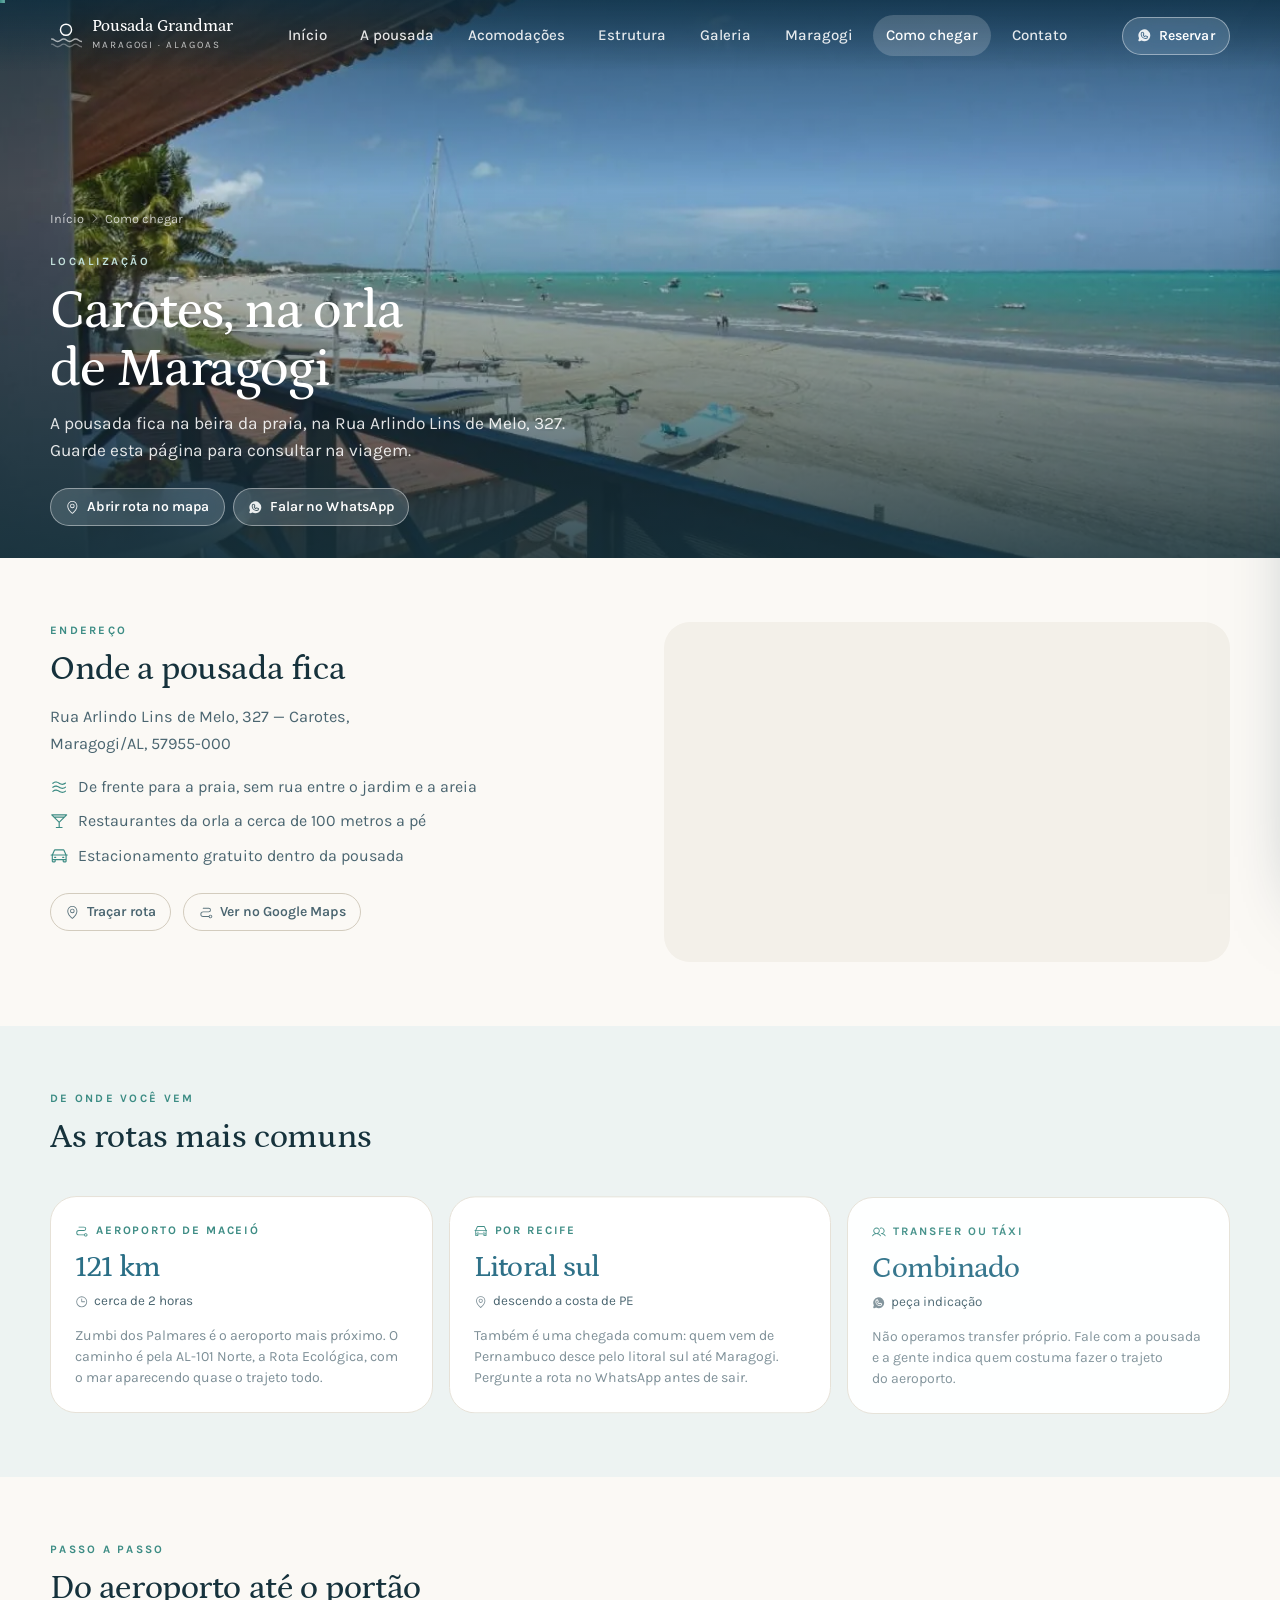
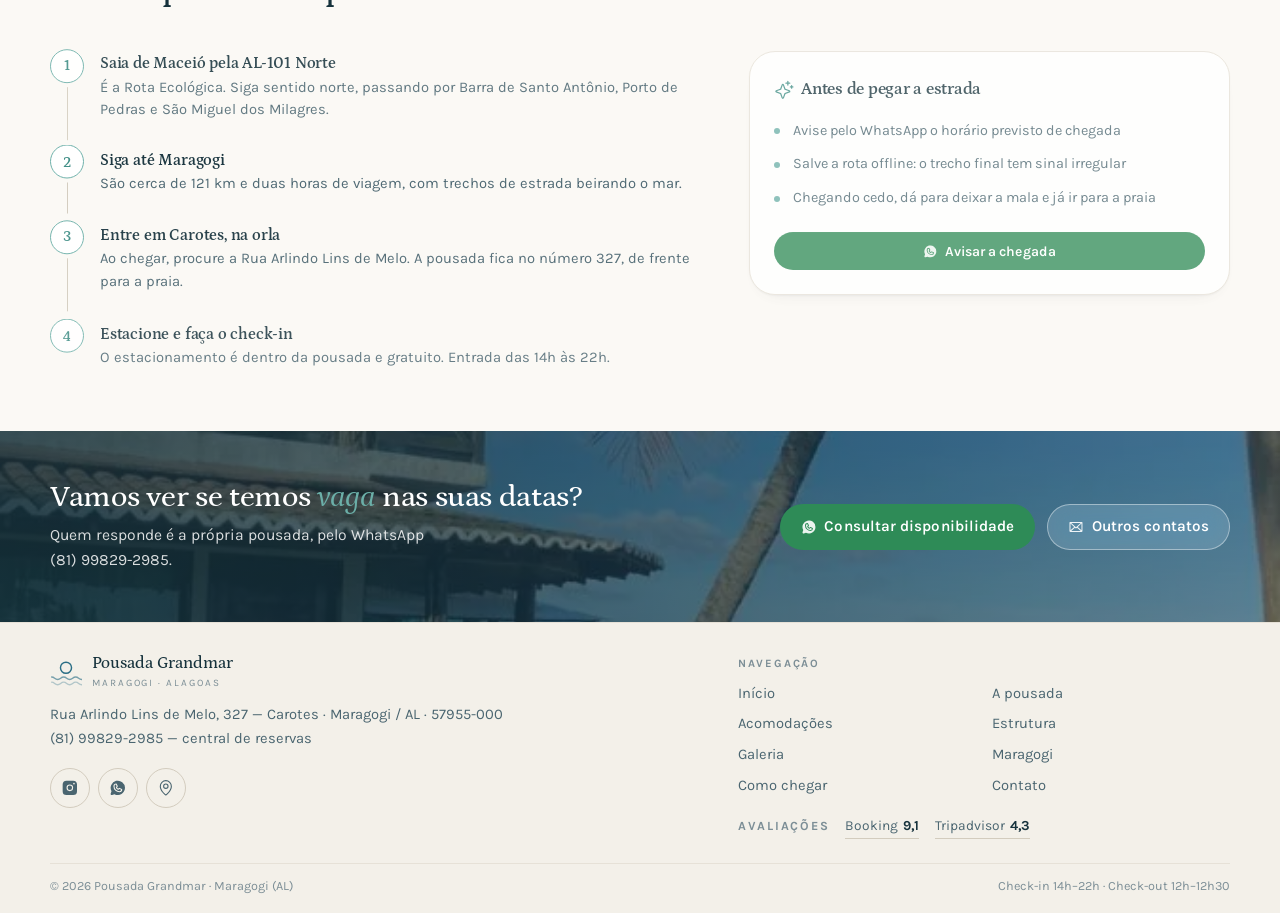
<file: como-chegar.html>
<!doctype html>
<html lang="pt-BR">
<head>
<meta charset="utf-8">
<meta name="viewport" content="width=device-width, initial-scale=1">
<title>Como chegar — Pousada Grandmar, Maragogi (AL)</title>
<meta name="description" content="O caminho até a Pousada Grandmar, em Carotes (Maragogi/AL): 121 km do aeroporto de Maceió pela Rota Ecológica, mapa, endereço e rota direta no Google Maps.">
<meta name="theme-color" content="#06283F">
<link rel="canonical" href="https://pousadagrandmar.vercel.app/como-chegar">

<meta property="og:type" content="website">
<meta property="og:locale" content="pt_BR">
<meta property="og:site_name" content="Pousada Grandmar">
<meta property="og:title" content="Como chegar — Pousada Grandmar, Maragogi (AL)">
<meta property="og:description" content="O caminho até a Pousada Grandmar, em Carotes (Maragogi/AL): 121 km do aeroporto de Maceió pela Rota Ecológica, mapa, endereço e rota direta no Google Maps.">
<meta property="og:url" content="https://pousadagrandmar.vercel.app/como-chegar">
<meta property="og:image" content="https://pousadagrandmar.vercel.app/img/praia-natureza-05.webp">
<meta name="twitter:card" content="summary_large_image">

<link rel="icon" href="img/favicon.svg" type="image/svg+xml">
<link rel="apple-touch-icon" href="img/apple-touch-icon.png">
<link rel="preconnect" href="https://fonts.googleapis.com">
<link rel="preconnect" href="https://fonts.gstatic.com" crossorigin>
<link href="https://fonts.googleapis.com/css2?family=Petrona:ital,wght@0,300..600;1,300..600&family=Karla:wght@400;500;600;700&display=swap" rel="stylesheet">
<link rel="stylesheet" href="assets/styles.css?v=8a1d5ba4">
<link rel="stylesheet" href="assets/pages.css?v=b512af89">
<noscript><style>.reveal{opacity:1}</style></noscript>

</head>
<body data-page="como-chegar">
<svg xmlns="http://www.w3.org/2000/svg" width="0" height="0" style="position:absolute" aria-hidden="true" focusable="false">
<symbol id="i-whatsapp-logo-fill" viewBox="0 0 256 256" fill="currentColor"><path d="M152.58,145.23l23,11.48A24,24,0,0,1,152,176a72.08,72.08,0,0,1-72-72A24,24,0,0,1,99.29,80.46l11.48,23L101,118a8,8,0,0,0-.73,7.51,56.47,56.47,0,0,0,30.15,30.15A8,8,0,0,0,138,155ZM232,128A104,104,0,0,1,79.12,219.82L45.07,231.17a16,16,0,0,1-20.24-20.24l11.35-34.05A104,104,0,1,1,232,128Zm-40,24a8,8,0,0,0-4.42-7.16l-32-16a8,8,0,0,0-8,.5l-14.69,9.8a40.55,40.55,0,0,1-16-16l9.8-14.69a8,8,0,0,0,.5-8l-16-32A8,8,0,0,0,104,64a40,40,0,0,0-40,40,88.1,88.1,0,0,0,88,88A40,40,0,0,0,192,152Z"/></symbol>
<symbol id="i-instagram-logo-fill" viewBox="0 0 256 256" fill="currentColor"><path d="M176,24H80A56.06,56.06,0,0,0,24,80v96a56.06,56.06,0,0,0,56,56h96a56.06,56.06,0,0,0,56-56V80A56.06,56.06,0,0,0,176,24ZM128,176a48,48,0,1,1,48-48A48.05,48.05,0,0,1,128,176Zm60-96a12,12,0,1,1,12-12A12,12,0,0,1,188,80Zm-28,48a32,32,0,1,1-32-32A32,32,0,0,1,160,128Z"/></symbol>
<symbol id="i-caret-down" viewBox="0 0 256 256" fill="currentColor"><path d="M213.66,101.66l-80,80a8,8,0,0,1-11.32,0l-80-80A8,8,0,0,1,53.66,90.34L128,164.69l74.34-74.35a8,8,0,0,1,11.32,11.32Z"/></symbol>
<symbol id="i-sparkle" viewBox="0 0 256 256" fill="currentColor"><path d="M197.58,129.06,146,110l-19-51.62a15.92,15.92,0,0,0-29.88,0L78,110l-51.62,19a15.92,15.92,0,0,0,0,29.88L78,178l19,51.62a15.92,15.92,0,0,0,29.88,0L146,178l51.62-19a15.92,15.92,0,0,0,0-29.88ZM137,164.22a8,8,0,0,0-4.74,4.74L112,223.85,91.78,169A8,8,0,0,0,87,164.22L32.15,144,87,123.78A8,8,0,0,0,91.78,119L112,64.15,132.22,119a8,8,0,0,0,4.74,4.74L191.85,144ZM144,40a8,8,0,0,1,8-8h16V16a8,8,0,0,1,16,0V32h16a8,8,0,0,1,0,16H184V64a8,8,0,0,1-16,0V48H152A8,8,0,0,1,144,40ZM248,88a8,8,0,0,1-8,8h-8v8a8,8,0,0,1-16,0V96h-8a8,8,0,0,1,0-16h8V72a8,8,0,0,1,16,0v8h8A8,8,0,0,1,248,88Z"/></symbol>
<symbol id="i-bathtub" viewBox="0 0 256 256" fill="currentColor"><path d="M240,96H208a8,8,0,0,0-8-8H136a8,8,0,0,0-8,8H64V52A12,12,0,0,1,76,40a12.44,12.44,0,0,1,12.16,9.59,8,8,0,0,0,15.68-3.18A28.32,28.32,0,0,0,76,24,28,28,0,0,0,48,52V96H16a8,8,0,0,0-8,8v40a56.06,56.06,0,0,0,56,56v16a8,8,0,0,0,16,0V200h96v16a8,8,0,0,0,16,0V200a56.06,56.06,0,0,0,56-56V104A8,8,0,0,0,240,96Zm-48,8v32H144V104Zm40,40a40,40,0,0,1-40,40H64a40,40,0,0,1-40-40V112H128v32a8,8,0,0,0,8,8h64a8,8,0,0,0,8-8V112h24Z"/></symbol>
<symbol id="i-television" viewBox="0 0 256 256" fill="currentColor"><path d="M216,64H147.31l34.35-34.34a8,8,0,1,0-11.32-11.32L128,60.69,85.66,18.34A8,8,0,0,0,74.34,29.66L108.69,64H40A16,16,0,0,0,24,80V200a16,16,0,0,0,16,16H216a16,16,0,0,0,16-16V80A16,16,0,0,0,216,64ZM40,80H144V200H40ZM216,200H160V80h56V200Zm-16-84a12,12,0,1,1-12-12A12,12,0,0,1,200,116Zm0,48a12,12,0,1,1-12-12A12,12,0,0,1,200,164Z"/></symbol>
<symbol id="i-coffee" viewBox="0 0 256 256" fill="currentColor"><path d="M80,56V24a8,8,0,0,1,16,0V56a8,8,0,0,1-16,0Zm40,8a8,8,0,0,0,8-8V24a8,8,0,0,0-16,0V56A8,8,0,0,0,120,64Zm32,0a8,8,0,0,0,8-8V24a8,8,0,0,0-16,0V56A8,8,0,0,0,152,64Zm96,56v8a40,40,0,0,1-37.51,39.91,96.59,96.59,0,0,1-27,40.09H208a8,8,0,0,1,0,16H32a8,8,0,0,1,0-16H56.54A96.3,96.3,0,0,1,24,136V88a8,8,0,0,1,8-8H208A40,40,0,0,1,248,120ZM200,96H40v40a80.27,80.27,0,0,0,45.12,72h69.76A80.27,80.27,0,0,0,200,136Zm32,24a24,24,0,0,0-16-22.62V136a95.78,95.78,0,0,1-1.2,15A24,24,0,0,0,232,128Z"/></symbol>
<symbol id="i-car" viewBox="0 0 256 256" fill="currentColor"><path d="M240,104H229.2L201.42,41.5A16,16,0,0,0,186.8,32H69.2a16,16,0,0,0-14.62,9.5L26.8,104H16a8,8,0,0,0,0,16h8v80a16,16,0,0,0,16,16H64a16,16,0,0,0,16-16V184h96v16a16,16,0,0,0,16,16h24a16,16,0,0,0,16-16V120h8a8,8,0,0,0,0-16ZM69.2,48H186.8l24.89,56H44.31ZM64,200H40V184H64Zm128,0V184h24v16Zm24-32H40V120H216ZM56,144a8,8,0,0,1,8-8H80a8,8,0,0,1,0,16H64A8,8,0,0,1,56,144Zm112,0a8,8,0,0,1,8-8h16a8,8,0,0,1,0,16H176A8,8,0,0,1,168,144Z"/></symbol>
<symbol id="i-users" viewBox="0 0 256 256" fill="currentColor"><path d="M117.25,157.92a60,60,0,1,0-66.5,0A95.83,95.83,0,0,0,3.53,195.63a8,8,0,1,0,13.4,8.74,80,80,0,0,1,134.14,0,8,8,0,0,0,13.4-8.74A95.83,95.83,0,0,0,117.25,157.92ZM40,108a44,44,0,1,1,44,44A44.05,44.05,0,0,1,40,108Zm210.14,98.7a8,8,0,0,1-11.07-2.33A79.83,79.83,0,0,0,172,168a8,8,0,0,1,0-16,44,44,0,1,0-16.34-84.87,8,8,0,1,1-5.94-14.85,60,60,0,0,1,55.53,105.64,95.83,95.83,0,0,1,47.22,37.71A8,8,0,0,1,250.14,206.7Z"/></symbol>
<symbol id="i-map-pin" viewBox="0 0 256 256" fill="currentColor"><path d="M128,64a40,40,0,1,0,40,40A40,40,0,0,0,128,64Zm0,64a24,24,0,1,1,24-24A24,24,0,0,1,128,128Zm0-112a88.1,88.1,0,0,0-88,88c0,31.4,14.51,64.68,42,96.25a254.19,254.19,0,0,0,41.45,38.3,8,8,0,0,0,9.18,0A254.19,254.19,0,0,0,174,200.25c27.45-31.57,42-64.85,42-96.25A88.1,88.1,0,0,0,128,16Zm0,206c-16.53-13-72-60.75-72-118a72,72,0,0,1,144,0C200,161.23,144.53,209,128,222Z"/></symbol>
<symbol id="i-phone" viewBox="0 0 256 256" fill="currentColor"><path d="M222.37,158.46l-47.11-21.11-.13-.06a16,16,0,0,0-15.17,1.4,8.12,8.12,0,0,0-.75.56L134.87,160c-15.42-7.49-31.34-23.29-38.83-38.51l20.78-24.71c.2-.25.39-.5.57-.77a16,16,0,0,0,1.32-15.06l0-.12L97.54,33.64a16,16,0,0,0-16.62-9.52A56.26,56.26,0,0,0,32,80c0,79.4,64.6,144,144,144a56.26,56.26,0,0,0,55.88-48.92A16,16,0,0,0,222.37,158.46ZM176,208A128.14,128.14,0,0,1,48,80,40.2,40.2,0,0,1,82.87,40a.61.61,0,0,0,0,.12l21,47L83.2,111.86a6.13,6.13,0,0,0-.57.77,16,16,0,0,0-1,15.7c9.06,18.53,27.73,37.06,46.46,46.11a16,16,0,0,0,15.75-1.14,8.44,8.44,0,0,0,.74-.56L168.89,152l47,21.05h0s.08,0,.11,0A40.21,40.21,0,0,1,176,208Z"/></symbol>
<symbol id="i-envelope" viewBox="0 0 256 256" fill="currentColor"><path d="M224,48H32a8,8,0,0,0-8,8V192a16,16,0,0,0,16,16H216a16,16,0,0,0,16-16V56A8,8,0,0,0,224,48Zm-96,85.15L52.57,64H203.43ZM98.71,128,40,181.81V74.19Zm11.84,10.85,12,11.05a8,8,0,0,0,10.82,0l12-11.05,58,53.15H52.57ZM157.29,128,216,74.18V181.82Z"/></symbol>
<symbol id="i-whatsapp-logo" viewBox="0 0 256 256" fill="currentColor"><path d="M187.58,144.84l-32-16a8,8,0,0,0-8,.5l-14.69,9.8a40.55,40.55,0,0,1-16-16l9.8-14.69a8,8,0,0,0,.5-8l-16-32A8,8,0,0,0,104,64a40,40,0,0,0-40,40,88.1,88.1,0,0,0,88,88,40,40,0,0,0,40-40A8,8,0,0,0,187.58,144.84ZM152,176a72.08,72.08,0,0,1-72-72A24,24,0,0,1,99.29,80.46l11.48,23L101,118a8,8,0,0,0-.73,7.51,56.47,56.47,0,0,0,30.15,30.15A8,8,0,0,0,138,155l14.61-9.74,23,11.48A24,24,0,0,1,152,176ZM128,24A104,104,0,0,0,36.18,176.88L24.83,210.93a16,16,0,0,0,20.24,20.24l34.05-11.35A104,104,0,1,0,128,24Zm0,192a87.87,87.87,0,0,1-44.06-11.81,8,8,0,0,0-6.54-.67L40,216,52.47,178.6a8,8,0,0,0-.66-6.54A88,88,0,1,1,128,216Z"/></symbol>
<symbol id="i-instagram-logo" viewBox="0 0 256 256" fill="currentColor"><path d="M128,80a48,48,0,1,0,48,48A48.05,48.05,0,0,0,128,80Zm0,80a32,32,0,1,1,32-32A32,32,0,0,1,128,160ZM176,24H80A56.06,56.06,0,0,0,24,80v96a56.06,56.06,0,0,0,56,56h96a56.06,56.06,0,0,0,56-56V80A56.06,56.06,0,0,0,176,24Zm40,152a40,40,0,0,1-40,40H80a40,40,0,0,1-40-40V80A40,40,0,0,1,80,40h96a40,40,0,0,1,40,40ZM192,76a12,12,0,1,1-12-12A12,12,0,0,1,192,76Z"/></symbol>
<symbol id="i-arrow-right" viewBox="0 0 256 256" fill="currentColor"><path d="M221.66,133.66l-72,72a8,8,0,0,1-11.32-11.32L196.69,136H40a8,8,0,0,1,0-16H196.69L138.34,61.66a8,8,0,0,1,11.32-11.32l72,72A8,8,0,0,1,221.66,133.66Z"/></symbol>
<symbol id="i-caret-left" viewBox="0 0 256 256" fill="currentColor"><path d="M165.66,202.34a8,8,0,0,1-11.32,11.32l-80-80a8,8,0,0,1,0-11.32l80-80a8,8,0,0,1,11.32,11.32L91.31,128Z"/></symbol>
<symbol id="i-caret-right" viewBox="0 0 256 256" fill="currentColor"><path d="M181.66,133.66l-80,80a8,8,0,0,1-11.32-11.32L164.69,128,90.34,53.66a8,8,0,0,1,11.32-11.32l80,80A8,8,0,0,1,181.66,133.66Z"/></symbol>
<symbol id="i-x" viewBox="0 0 256 256" fill="currentColor"><path d="M205.66,194.34a8,8,0,0,1-11.32,11.32L128,139.31,61.66,205.66a8,8,0,0,1-11.32-11.32L116.69,128,50.34,61.66A8,8,0,0,1,61.66,50.34L128,116.69l66.34-66.35a8,8,0,0,1,11.32,11.32L139.31,128Z"/></symbol>
<symbol id="i-swimming-pool" viewBox="0 0 256 256" fill="currentColor"><path d="M88,149.39a8,8,0,0,0,8-8V128h64v15.29a8,8,0,0,0,16,0V32a8,8,0,0,0-16,0V48H96V32a8,8,0,0,0-16,0V141.39A8,8,0,0,0,88,149.39ZM96,112V96h64v16Zm64-48V80H96V64ZM24,168a8,8,0,0,1,8-8c14.42,0,22.19,5.18,28.44,9.34C66,173.06,70.42,176,80,176s14-2.94,19.56-6.66c6.24-4.16,14-9.34,28.43-9.34s22.2,5.18,28.44,9.34c5.58,3.72,10,6.66,19.57,6.66s14-2.94,19.56-6.66c6.25-4.16,14-9.34,28.44-9.34a8,8,0,0,1,0,16c-9.58,0-14,2.94-19.56,6.66-6.25,4.16-14,9.34-28.44,9.34s-22.2-5.18-28.44-9.34C142,178.94,137.57,176,128,176s-14,2.94-19.56,6.66c-6.24,4.16-14,9.34-28.43,9.34s-22.19-5.18-28.44-9.34C46,178.94,41.58,176,32,176A8,8,0,0,1,24,168Zm208,40a8,8,0,0,1-8,8c-9.58,0-14,2.94-19.56,6.66-6.25,4.16-14,9.34-28.44,9.34s-22.2-5.18-28.44-9.34C142,218.94,137.57,216,128,216s-14,2.94-19.56,6.66c-6.24,4.16-14,9.34-28.43,9.34s-22.19-5.18-28.44-9.34C46,218.94,41.58,216,32,216a8,8,0,0,1,0-16c14.42,0,22.19,5.18,28.44,9.34C66,213.06,70.42,216,80,216s14-2.94,19.56-6.66c6.24-4.16,14-9.34,28.43-9.34s22.2,5.18,28.44,9.34c5.58,3.72,10,6.66,19.57,6.66s14-2.94,19.56-6.66c6.25-4.16,14-9.34,28.44-9.34A8,8,0,0,1,232,208Z"/></symbol>
<symbol id="i-waves" viewBox="0 0 256 256" fill="currentColor"><path d="M222.16,177.25a8,8,0,0,1-1,11.25c-17.36,14.39-32.86,19.5-47,19.5-18.58,0-34.82-8.82-49.93-17-25.35-13.76-47.24-25.64-79.07.74a8,8,0,1,1-10.22-12.31c40.17-33.28,70.32-16.92,96.93-2.48,25.35,13.75,47.24,25.63,79.07-.74A8,8,0,0,1,222.16,177.25Zm-11.27-57c-31.83,26.38-53.72,14.5-79.07.74-26.61-14.43-56.76-30.79-96.93,2.49a8,8,0,0,0,10.22,12.31c31.83-26.38,53.72-14.5,79.07-.74,15.11,8.19,31.35,17,49.93,17,14.14,0,29.64-5.11,47-19.5a8,8,0,1,0-10.22-12.31ZM45.11,79.8c31.83-26.37,53.72-14.49,79.07-.74,15.11,8.2,31.35,17,49.93,17,14.14,0,29.64-5.12,47-19.5a8,8,0,1,0-10.22-12.31c-31.83,26.38-53.72,14.5-79.07.74C105.21,50.58,75.06,34.22,34.89,67.5A8,8,0,1,0,45.11,79.8Z"/></symbol>
<symbol id="i-wifi-high" viewBox="0 0 256 256" fill="currentColor"><path d="M140,204a12,12,0,1,1-12-12A12,12,0,0,1,140,204ZM237.08,87A172,172,0,0,0,18.92,87,8,8,0,0,0,29.08,99.37a156,156,0,0,1,197.84,0A8,8,0,0,0,237.08,87ZM205,122.77a124,124,0,0,0-153.94,0A8,8,0,0,0,61,135.31a108,108,0,0,1,134.06,0,8,8,0,0,0,11.24-1.3A8,8,0,0,0,205,122.77Zm-32.26,35.76a76.05,76.05,0,0,0-89.42,0,8,8,0,0,0,9.42,12.94,60,60,0,0,1,70.58,0,8,8,0,1,0,9.42-12.94Z"/></symbol>
<symbol id="i-thermometer-simple" viewBox="0 0 256 256" fill="currentColor"><path d="M136,153V88a8,8,0,0,0-16,0v65a32,32,0,1,0,16,0Zm-8,47a16,16,0,1,1,16-16A16,16,0,0,1,128,200Zm40-66V48a40,40,0,0,0-80,0v86a64,64,0,1,0,80,0Zm-40,98a48,48,0,0,1-27.42-87.4A8,8,0,0,0,104,138V48a24,24,0,0,1,48,0v90a8,8,0,0,0,3.42,6.56A48,48,0,0,1,128,232Z"/></symbol>
<symbol id="i-tree" viewBox="0 0 256 256" fill="currentColor"><path d="M198.1,62.59a76,76,0,0,0-140.2,0A71.71,71.71,0,0,0,16,127.8C15.9,166,48,199,86.14,200A72.09,72.09,0,0,0,120,192.47V232a8,8,0,0,0,16,0V192.47A72.17,72.17,0,0,0,168,200l1.82,0C208,199,240.11,166,240,127.8A71.71,71.71,0,0,0,198.1,62.59ZM169.45,184a56.08,56.08,0,0,1-33.45-10v-41l43.58-21.78a8,8,0,1,0-7.16-14.32L136,115.06V88a8,8,0,0,0-16,0v51.06L83.58,120.84a8,8,0,1,0-7.16,14.32L120,156.94v17a56,56,0,0,1-33.45,10C56.9,183.23,31.92,157.52,32,127.84A55.77,55.77,0,0,1,67.11,76a8,8,0,0,0,4.53-4.67,60,60,0,0,1,112.72,0A8,8,0,0,0,188.89,76,55.79,55.79,0,0,1,224,127.84C224.08,157.52,199.1,183.23,169.45,184Z"/></symbol>
<symbol id="i-path" viewBox="0 0 256 256" fill="currentColor"><path d="M200,168a32.06,32.06,0,0,0-31,24H72a32,32,0,0,1,0-64h96a40,40,0,0,0,0-80H72a8,8,0,0,0,0,16h96a24,24,0,0,1,0,48H72a48,48,0,0,0,0,96h97a32,32,0,1,0,31-40Zm0,48a16,16,0,1,1,16-16A16,16,0,0,1,200,216Z"/></symbol>
<symbol id="i-house-line" viewBox="0 0 256 256" fill="currentColor"><path d="M240,208H224V136l2.34,2.34A8,8,0,0,0,237.66,127L139.31,28.68a16,16,0,0,0-22.62,0L18.34,127a8,8,0,0,0,11.32,11.31L32,136v72H16a8,8,0,0,0,0,16H240a8,8,0,0,0,0-16ZM48,120l80-80,80,80v88H160V152a8,8,0,0,0-8-8H104a8,8,0,0,0-8,8v56H48Zm96,88H112V160h32Z"/></symbol>
<symbol id="i-calendar-blank" viewBox="0 0 256 256" fill="currentColor"><path d="M208,32H184V24a8,8,0,0,0-16,0v8H88V24a8,8,0,0,0-16,0v8H48A16,16,0,0,0,32,48V208a16,16,0,0,0,16,16H208a16,16,0,0,0,16-16V48A16,16,0,0,0,208,32ZM72,48v8a8,8,0,0,0,16,0V48h80v8a8,8,0,0,0,16,0V48h24V80H48V48ZM208,208H48V96H208V208Z"/></symbol>
<symbol id="i-clock" viewBox="0 0 256 256" fill="currentColor"><path d="M128,24A104,104,0,1,0,232,128,104.11,104.11,0,0,0,128,24Zm0,192a88,88,0,1,1,88-88A88.1,88.1,0,0,1,128,216Zm64-88a8,8,0,0,1-8,8H128a8,8,0,0,1-8-8V72a8,8,0,0,1,16,0v48h48A8,8,0,0,1,192,128Z"/></symbol>
<symbol id="i-plus" viewBox="0 0 256 256" fill="currentColor"><path d="M224,128a8,8,0,0,1-8,8H136v80a8,8,0,0,1-16,0V136H40a8,8,0,0,1,0-16h80V40a8,8,0,0,1,16,0v80h80A8,8,0,0,1,224,128Z"/></symbol>
<symbol id="i-drop" viewBox="0 0 256 256" fill="currentColor"><path d="M174,47.75a254.19,254.19,0,0,0-41.45-38.3,8,8,0,0,0-9.18,0A254.19,254.19,0,0,0,82,47.75C54.51,79.32,40,112.6,40,144a88,88,0,0,0,176,0C216,112.6,201.49,79.32,174,47.75ZM128,216a72.08,72.08,0,0,1-72-72c0-57.23,55.47-105,72-118,16.53,13,72,60.75,72,118A72.08,72.08,0,0,1,128,216Zm55.89-62.66a57.6,57.6,0,0,1-46.56,46.55A8.75,8.75,0,0,1,136,200a8,8,0,0,1-1.32-15.89c16.57-2.79,30.63-16.85,33.44-33.45a8,8,0,0,1,15.78,2.68Z"/></symbol>
<symbol id="i-sun" viewBox="0 0 256 256" fill="currentColor"><path d="M120,40V16a8,8,0,0,1,16,0V40a8,8,0,0,1-16,0Zm72,88a64,64,0,1,1-64-64A64.07,64.07,0,0,1,192,128Zm-16,0a48,48,0,1,0-48,48A48.05,48.05,0,0,0,176,128ZM58.34,69.66A8,8,0,0,0,69.66,58.34l-16-16A8,8,0,0,0,42.34,53.66Zm0,116.68-16,16a8,8,0,0,0,11.32,11.32l16-16a8,8,0,0,0-11.32-11.32ZM192,72a8,8,0,0,0,5.66-2.34l16-16a8,8,0,0,0-11.32-11.32l-16,16A8,8,0,0,0,192,72Zm5.66,114.34a8,8,0,0,0-11.32,11.32l16,16a8,8,0,0,0,11.32-11.32ZM48,128a8,8,0,0,0-8-8H16a8,8,0,0,0,0,16H40A8,8,0,0,0,48,128Zm80,80a8,8,0,0,0-8,8v24a8,8,0,0,0,16,0V216A8,8,0,0,0,128,208Zm112-88H216a8,8,0,0,0,0,16h24a8,8,0,0,0,0-16Z"/></symbol>
<symbol id="i-moon-stars" viewBox="0 0 256 256" fill="currentColor"><path d="M240,96a8,8,0,0,1-8,8H216v16a8,8,0,0,1-16,0V104H184a8,8,0,0,1,0-16h16V72a8,8,0,0,1,16,0V88h16A8,8,0,0,1,240,96ZM144,56h8v8a8,8,0,0,0,16,0V56h8a8,8,0,0,0,0-16h-8V32a8,8,0,0,0-16,0v8h-8a8,8,0,0,0,0,16Zm72.77,97a8,8,0,0,1,1.43,8A96,96,0,1,1,95.07,37.8a8,8,0,0,1,10.6,9.06A88.07,88.07,0,0,0,209.14,150.33,8,8,0,0,1,216.77,153Zm-19.39,14.88c-1.79.09-3.59.14-5.38.14A104.11,104.11,0,0,1,88,64c0-1.79,0-3.59.14-5.38A80,80,0,1,0,197.38,167.86Z"/></symbol>
<symbol id="i-sailboat" viewBox="0 0 256 256" fill="currentColor"><path d="M247.21,172.53A8,8,0,0,0,240,168H144V144h72a8,8,0,0,0,5.92-13.38L144,44.91V8a8,8,0,0,0-14.21-5l-104,128A8,8,0,0,0,32,144h96v24H16a8,8,0,0,0-6.25,13l29.6,37a15.93,15.93,0,0,0,12.49,6H204.16a15.93,15.93,0,0,0,12.49-6l29.6-37A8,8,0,0,0,247.21,172.53ZM197.92,128H144V68.69ZM48.81,128,128,30.53V128Zm155.35,80H51.84l-19.2-24H223.36Z"/></symbol>
<symbol id="i-bed" viewBox="0 0 256 256" fill="currentColor"><path d="M216,72H32V48a8,8,0,0,0-16,0V208a8,8,0,0,0,16,0V176H240v32a8,8,0,0,0,16,0V112A40,40,0,0,0,216,72ZM32,88h72v72H32Zm88,72V88h96a24,24,0,0,1,24,24v48Z"/></symbol>
<symbol id="i-martini" viewBox="0 0 256 256" fill="currentColor"><path d="M237.66,45.66A8,8,0,0,0,232,32H24a8,8,0,0,0-5.66,13.66L120,147.31V208H88a8,8,0,0,0,0,16h80a8,8,0,0,0,0-16H136V147.31ZM43.31,48H212.69l-16,16H59.31ZM128,132.69,75.31,80H180.69Z"/></symbol>
<symbol id="i-book-open" viewBox="0 0 256 256" fill="currentColor"><path d="M232,48H160a40,40,0,0,0-32,16A40,40,0,0,0,96,48H24a8,8,0,0,0-8,8V200a8,8,0,0,0,8,8H96a24,24,0,0,1,24,24,8,8,0,0,0,16,0,24,24,0,0,1,24-24h72a8,8,0,0,0,8-8V56A8,8,0,0,0,232,48ZM96,192H32V64H96a24,24,0,0,1,24,24V200A39.81,39.81,0,0,0,96,192Zm128,0H160a39.81,39.81,0,0,0-24,8V88a24,24,0,0,1,24-24h64Z"/></symbol>
<symbol id="i-umbrella" viewBox="0 0 256 256" fill="currentColor"><path d="M240,126.63A112.44,112.44,0,0,0,51.75,53.75a111.56,111.56,0,0,0-35.7,72.88A16,16,0,0,0,32,144h88v56a32,32,0,0,0,64,0,8,8,0,0,0-16,0,16,16,0,0,1-32,0V144h88a16,16,0,0,0,16-17.37ZM32,128l0,0a96.15,96.15,0,0,1,76.2-85.89C96.48,58,81.85,86.11,80.17,128Zm64.15,0c1.39-30.77,10.53-52.81,18.3-66.24A106.44,106.44,0,0,1,128,43.16a106.31,106.31,0,0,1,13.52,18.6C154.8,84.7,159,109.28,159.82,128Zm79.65,0c-1.68-41.89-16.31-70-28-85.94A96.07,96.07,0,0,1,224,128Z"/></symbol>
<symbol id="i-wind" viewBox="0 0 256 256" fill="currentColor"><path d="M184,184a32,32,0,0,1-32,32c-13.7,0-26.95-8.93-31.5-21.22a8,8,0,0,1,15-5.56C137.74,195.27,145,200,152,200a16,16,0,0,0,0-32H40a8,8,0,0,1,0-16H152A32,32,0,0,1,184,184Zm-64-80a32,32,0,0,0,0-64c-13.7,0-26.95,8.93-31.5,21.22a8,8,0,0,0,15,5.56C105.74,60.73,113,56,120,56a16,16,0,0,1,0,32H24a8,8,0,0,0,0,16Zm88-32c-13.7,0-26.95,8.93-31.5,21.22a8,8,0,0,0,15,5.56C193.74,92.73,201,88,208,88a16,16,0,0,1,0,32H32a8,8,0,0,0,0,16H208a32,32,0,0,0,0-64Z"/></symbol>
<symbol id="i-star" viewBox="0 0 256 256"><path d="M239.2,97.29a16,16,0,0,0-13.81-11L166,81.17,142.72,25.81h0a15.95,15.95,0,0,0-29.44,0L90.07,81.17,30.61,86.32a16,16,0,0,0-9.11,28.06L66.61,153.8,53.09,212.34a16,16,0,0,0,23.84,17.34l51-31,51.11,31a16,16,0,0,0,23.84-17.34l-13.51-58.6,45.1-39.36A16,16,0,0,0,239.2,97.29Z"/></symbol>
</svg>

<a class="skip" href="#main">Ir para o conteúdo</a>

<div class="tide" id="tide" aria-hidden="true"></div>

<header class="header" id="header">
  <div class="header__inner">
    <a class="brand" href="/">
      <svg class="brand__mark" viewBox="0 0 48 46" aria-hidden="true">
        <circle cx="24" cy="15" r="8.5" fill="none" stroke="currentColor" stroke-width="2.2"/>
        <path d="M2 29c4.6 0 4.6 4 9.2 4s4.6-4 9.2-4 4.6 4 9.2 4 4.6-4 9.2-4 4.6 4 9.2 4" fill="none" stroke="currentColor" stroke-width="2.2" stroke-linecap="round" opacity=".62"/>
        <path d="M2 37c4.6 0 4.6 4 9.2 4s4.6-4 9.2-4 4.6 4 9.2 4 4.6-4 9.2-4 4.6 4 9.2 4" fill="none" stroke="currentColor" stroke-width="2.2" stroke-linecap="round" opacity=".32"/>
      </svg>
      <span>
        <span class="brand__name">Pousada Grandmar</span>
        <span class="brand__sub">Maragogi · Alagoas</span>
      </span>
    </a>
    <nav class="nav" aria-label="Navegação principal">
      <a class="nav__link" href="/">Início</a>
      <a class="nav__link" href="/a-pousada">A pousada</a>
      <a class="nav__link" href="/acomodacoes">Acomodações</a>
      <a class="nav__link" href="/estrutura">Estrutura</a>
      <a class="nav__link" href="/galeria">Galeria</a>
      <a class="nav__link" href="/maragogi">Maragogi</a>
      <a class="nav__link" href="/como-chegar" aria-current="page">Como chegar</a>
      <a class="nav__link" href="/contato">Contato</a>
    </nav>
    <a class="btn btn--sm btn--onmedia header__cta" href="#" data-wa="Olá! Vim pelo site da Pousada Grandmar e gostaria de consultar disponibilidade.">
      <svg class="ico" aria-hidden="true"><use href="#i-whatsapp-logo-fill"></use></svg> Reservar
    </a>
    <button class="burger" type="button" id="burger" aria-expanded="false" aria-controls="drawer">
      <span class="burger__lines" aria-hidden="true"><i></i><i></i><i></i></span>
      <span class="sr-only">Abrir menu</span>
    </button>
  </div>
</header>

<div class="drawer" id="drawer" data-open="false" role="dialog" aria-modal="true" aria-label="Menu">
  <div class="drawer__top">
    <a class="brand" href="/">
      <svg class="brand__mark" viewBox="0 0 48 46" aria-hidden="true">
        <circle cx="24" cy="15" r="8.5" fill="none" stroke="currentColor" stroke-width="2.2"/>
        <path d="M2 29c4.6 0 4.6 4 9.2 4s4.6-4 9.2-4 4.6 4 9.2 4 4.6-4 9.2-4 4.6 4 9.2 4" fill="none" stroke="currentColor" stroke-width="2.2" stroke-linecap="round" opacity=".62"/>
        <path d="M2 37c4.6 0 4.6 4 9.2 4s4.6-4 9.2-4 4.6 4 9.2 4 4.6-4 9.2-4 4.6 4 9.2 4" fill="none" stroke="currentColor" stroke-width="2.2" stroke-linecap="round" opacity=".32"/>
      </svg>
      <span>
        <span class="brand__name" style="color:var(--brand-900)">Pousada Grandmar</span>
        <span class="brand__sub" style="color:var(--muted)">Maragogi · Alagoas</span>
      </span>
    </a>
    <button class="drawer__close" type="button" id="drawerClose" aria-label="Fechar menu"><svg class="ico" aria-hidden="true"><use href="#i-x"></use></svg></button>
  </div>
  <nav aria-label="Navegação">
    <a class="drawer__link" href="/">Início <svg class="ico" aria-hidden="true"><use href="#i-arrow-right"></use></svg></a>
      <a class="drawer__link" href="/a-pousada">A pousada <svg class="ico" aria-hidden="true"><use href="#i-arrow-right"></use></svg></a>
      <a class="drawer__link" href="/acomodacoes">Acomodações <svg class="ico" aria-hidden="true"><use href="#i-arrow-right"></use></svg></a>
      <a class="drawer__link" href="/estrutura">Estrutura <svg class="ico" aria-hidden="true"><use href="#i-arrow-right"></use></svg></a>
      <a class="drawer__link" href="/galeria">Galeria <svg class="ico" aria-hidden="true"><use href="#i-arrow-right"></use></svg></a>
      <a class="drawer__link" href="/maragogi">Maragogi <svg class="ico" aria-hidden="true"><use href="#i-arrow-right"></use></svg></a>
      <a class="drawer__link" href="/como-chegar" aria-current="page">Como chegar <svg class="ico" aria-hidden="true"><use href="#i-arrow-right"></use></svg></a>
      <a class="drawer__link" href="/contato">Contato <svg class="ico" aria-hidden="true"><use href="#i-arrow-right"></use></svg></a>
  </nav>
  <div class="drawer__actions">
    <a class="btn btn--whats btn--block" href="#" data-wa="Olá! Vim pelo site da Pousada Grandmar e gostaria de consultar disponibilidade."><svg class="ico" aria-hidden="true"><use href="#i-whatsapp-logo-fill"></use></svg> Falar no WhatsApp</a>
    <a class="btn btn--outline btn--block" href="https://www.instagram.com/pousadagrandmarmaragogi/" target="_blank" rel="noopener"><svg class="ico" aria-hidden="true"><use href="#i-instagram-logo-fill"></use></svg> Ver no Instagram</a>
    <p class="drawer__meta">Rua Arlindo Lins de Melo, 327 · Maragogi (AL)</p>
  </div>
</div>

<main id="main">
<header class="phx">
  <img class="phx__bg" src="img/praia-natureza-05.webp" alt="" fetchpriority="high" width="1400" height="933">
  <div class="phx__veil" aria-hidden="true"></div>
  <div class="shell phx__inner">
    <nav class="phx__crumb" aria-label="Você está aqui">
      <a href="/">Início</a><svg class="ico" aria-hidden="true"><use href="#i-caret-right"></use></svg><span>Como chegar</span>
    </nav>
    <p class="phx__eyebrow">Localização</p>
    <h1 class="phx__title">Carotes, na orla de Maragogi</h1>
    <p class="phx__lead">A pousada fica na beira da praia, na Rua Arlindo Lins de Melo, 327. Guarde esta página para consultar na viagem.</p>
    <div class="phx__actions"><a class="btn btn--onmedia btn--sm" href="https://www.google.com/maps/dir/?api=1&destination=-9.01990964,-35.22438614" target="_blank" rel="noopener"><svg class="ico" aria-hidden="true"><use href="#i-map-pin"></use></svg> Abrir rota no mapa</a>
      <a class="btn btn--onmedia btn--sm" href="#" data-wa="Olá! Estou a caminho da Pousada Grandmar e queria uma orientação para chegar."><svg class="ico" aria-hidden="true"><use href="#i-whatsapp-logo-fill"></use></svg> Falar no WhatsApp</a></div>
  </div>
  
</header>

<section class="sec sec--tight">
  <div class="shell">
    <div class="duo duo--map">
      <div>
        <p class="kicker">Endereço</p>
        <h2>Onde a pousada fica</h2>
        <address class="addr">Rua Arlindo Lins de Melo, 327 — Carotes, Maragogi/AL, 57955-000</address>
        <ul class="minilist minilist--lg">
          <li><svg class="ico" aria-hidden="true"><use href="#i-waves"></use></svg><span>De frente para a praia, sem rua entre o jardim e a areia</span></li>
          <li><svg class="ico" aria-hidden="true"><use href="#i-martini"></use></svg><span>Restaurantes da orla a cerca de 100 metros a pé</span></li>
          <li><svg class="ico" aria-hidden="true"><use href="#i-car"></use></svg><span>Estacionamento gratuito dentro da pousada</span></li>
        </ul>
        <div class="split__actions">
          <a class="btn btn--outline btn--sm" href="https://www.google.com/maps/dir/?api=1&destination=-9.01990964,-35.22438614" target="_blank" rel="noopener"><svg class="ico" aria-hidden="true"><use href="#i-map-pin"></use></svg> Traçar rota</a>
          <a class="btn btn--outline btn--sm" href="https://www.google.com/maps/search/?api=1&query=-9.01990964,-35.22438614" target="_blank" rel="noopener"><svg class="ico" aria-hidden="true"><use href="#i-path"></use></svg> Ver no Google Maps</a>
        </div>
      </div>
      <iframe class="map" src="https://www.google.com/maps?q=-9.01990964,-35.22438614&z=16&output=embed" title="Mapa com a localização da Pousada Grandmar em Maragogi" loading="lazy" referrerpolicy="no-referrer-when-downgrade" allowfullscreen></iframe>
    </div>
  </div>
</section>

<section class="sec sec--tight sec--shore" aria-labelledby="rotas-h">
  <div class="shell">
    <div class="sechead">
      <div>
        <p class="kicker">De onde você vem</p>
        <h2 id="rotas-h">As rotas mais comuns</h2>
      </div>
    </div>
    <div class="routes">
      <article class="route reveal">
        <p class="route__from"><svg class="ico" aria-hidden="true"><use href="#i-path"></use></svg> Aeroporto de Maceió</p>
        <p class="route__num">121 km</p>
        <p class="route__time"><svg class="ico" aria-hidden="true"><use href="#i-clock"></use></svg> cerca de 2 horas</p>
        <p>Zumbi dos Palmares é o aeroporto mais próximo. O caminho é pela AL-101 Norte, a Rota Ecológica, com o mar aparecendo quase o trajeto todo.</p>
      </article>
      <article class="route reveal">
        <p class="route__from"><svg class="ico" aria-hidden="true"><use href="#i-car"></use></svg> Por Recife</p>
        <p class="route__num">Litoral sul</p>
        <p class="route__time"><svg class="ico" aria-hidden="true"><use href="#i-map-pin"></use></svg> descendo a costa de PE</p>
        <p>Também é uma chegada comum: quem vem de Pernambuco desce pelo litoral sul até Maragogi. Pergunte a rota no WhatsApp antes de sair.</p>
      </article>
      <article class="route reveal">
        <p class="route__from"><svg class="ico" aria-hidden="true"><use href="#i-users"></use></svg> Transfer ou táxi</p>
        <p class="route__num">Combinado</p>
        <p class="route__time"><svg class="ico" aria-hidden="true"><use href="#i-whatsapp-logo-fill"></use></svg> peça indicação</p>
        <p>Não operamos transfer próprio. Fale com a pousada e a gente indica quem costuma fazer o trajeto do aeroporto.</p>
      </article>
    </div>
  </div>
</section>

<section class="sec sec--tight" aria-labelledby="passos-h">
  <div class="shell">
    <div class="sechead">
      <div>
        <p class="kicker">Passo a passo</p>
        <h2 id="passos-h">Do aeroporto até o portão</h2>
      </div>
    </div>
    <div class="duo">
      <ol class="steps">
        <li class="step reveal"><span class="step__n">1</span>
    <div><h3>Saia de Maceió pela AL-101 Norte</h3><p>É a Rota Ecológica. Siga sentido norte, passando por Barra de Santo Antônio, Porto de Pedras e São Miguel dos Milagres.</p></div></li>
        <li class="step reveal"><span class="step__n">2</span>
    <div><h3>Siga até Maragogi</h3><p>São cerca de 121 km e duas horas de viagem, com trechos de estrada beirando o mar.</p></div></li>
        <li class="step reveal"><span class="step__n">3</span>
    <div><h3>Entre em Carotes, na orla</h3><p>Ao chegar, procure a Rua Arlindo Lins de Melo. A pousada fica no número 327, de frente para a praia.</p></div></li>
        <li class="step reveal"><span class="step__n">4</span>
    <div><h3>Estacione e faça o check-in</h3><p>O estacionamento é dentro da pousada e gratuito. Entrada das 14h às 22h.</p></div></li>
      </ol>
      <aside class="tipcard reveal">
        <p class="tipcard__h"><svg class="ico" aria-hidden="true"><use href="#i-sparkle"></use></svg> Antes de pegar a estrada</p>
        <ul>
          <li>Avise pelo WhatsApp o horário previsto de chegada</li>
          <li>Salve a rota offline: o trecho final tem sinal irregular</li>
          <li>Chegando cedo, dá para deixar a mala e já ir para a praia</li>
        </ul>
        <a class="btn btn--whats btn--sm btn--block" href="#" data-wa="Olá! Vim pelo site da Pousada Grandmar. Estou indo para a pousada e queria avisar meu horário de chegada."><svg class="ico" aria-hidden="true"><use href="#i-whatsapp-logo-fill"></use></svg> Avisar a chegada</a>
      </aside>
    </div>
  </div>
</section>

</main>

<section class="prefooter" aria-label="Reservas">
  <img class="prefooter__bg" src="img/t/praia-natureza-04.webp" alt="" loading="lazy" decoding="async">
  <div class="prefooter__inner">
    <div>
      <h2>Vamos ver se temos <span class="accent-i">vaga</span> nas suas datas?</h2>
      <p class="prefooter__lead">Quem responde é a própria pousada, pelo WhatsApp (81) 99829-2985.</p>
    </div>
    <div class="prefooter__actions">
      <a class="btn btn--whats" href="#" data-wa="Olá! Vim pelo site da Pousada Grandmar e gostaria de consultar disponibilidade."><svg class="ico" aria-hidden="true"><use href="#i-whatsapp-logo-fill"></use></svg> Consultar disponibilidade</a>
      <a class="btn btn--onmedia" href="/contato"><svg class="ico" aria-hidden="true"><use href="#i-envelope"></use></svg> Outros contatos</a>
    </div>
  </div>
</section>
<footer class="footer">
  <div class="shell">
    <div class="footer__grid">
      <div>
        <a class="brand" href="/" style="margin-right:0">
          <svg class="brand__mark" viewBox="0 0 48 46" aria-hidden="true">
        <circle cx="24" cy="15" r="8.5" fill="none" stroke="currentColor" stroke-width="2.2"/>
        <path d="M2 29c4.6 0 4.6 4 9.2 4s4.6-4 9.2-4 4.6 4 9.2 4 4.6-4 9.2-4 4.6 4 9.2 4" fill="none" stroke="currentColor" stroke-width="2.2" stroke-linecap="round" opacity=".62"/>
        <path d="M2 37c4.6 0 4.6 4 9.2 4s4.6-4 9.2-4 4.6 4 9.2 4 4.6-4 9.2-4 4.6 4 9.2 4" fill="none" stroke="currentColor" stroke-width="2.2" stroke-linecap="round" opacity=".32"/>
      </svg>
          <span>
            <span class="brand__name">Pousada Grandmar</span>
            <span class="brand__sub">Maragogi · Alagoas</span>
          </span>
        </a>
        <address>
          Rua Arlindo Lins de Melo, 327 — Carotes · Maragogi / AL · 57955-000<br>
          <a href="https://wa.me/5581998292985" target="_blank" rel="noopener">(81) 99829-2985</a> — central de reservas
        </address>
        <div class="socials">
          <a href="https://www.instagram.com/pousadagrandmarmaragogi/" target="_blank" rel="noopener" aria-label="Instagram da Pousada Grandmar"><svg class="ico" aria-hidden="true"><use href="#i-instagram-logo-fill"></use></svg></a>
          <a href="#" data-wa="Olá! Vim pelo site da Pousada Grandmar." aria-label="WhatsApp da Pousada Grandmar"><svg class="ico" aria-hidden="true"><use href="#i-whatsapp-logo-fill"></use></svg></a>
          <a href="https://www.google.com/maps/search/?api=1&query=-9.01990964,-35.22438614" target="_blank" rel="noopener" aria-label="A pousada no mapa"><svg class="ico" aria-hidden="true"><use href="#i-map-pin"></use></svg></a>
        </div>
      </div>
      <div>
        <p class="footer__h">Navegação</p>
        <ul class="footer__nav">
          <li><a href="/">Início</a></li>
          <li><a href="/a-pousada">A pousada</a></li>
          <li><a href="/acomodacoes">Acomodações</a></li>
          <li><a href="/estrutura">Estrutura</a></li>
          <li><a href="/galeria">Galeria</a></li>
          <li><a href="/maragogi">Maragogi</a></li>
          <li><a href="/como-chegar">Como chegar</a></li>
          <li><a href="/contato">Contato</a></li>
        </ul>
        <div class="plats">
          <span>Avaliações</span>
          <a href="https://www.booking.com/hotel/br/grandmarsuitesmaragogi.pt-br.html" target="_blank" rel="noopener">Booking <b>9,1</b></a>
          <a href="https://www.tripadvisor.com/Hotel_Review-g644400-d23376530-Reviews-Grandmar_Suites_Maragogi-Maragogi_State_of_Alagoas.html" target="_blank" rel="noopener">Tripadvisor <b>4,3</b></a>
        </div>
      </div>
    </div>
    <div class="footer__bar">
      <span>© <span id="ano">2026</span> Pousada Grandmar · Maragogi (AL)</span>
      <span>Check-in 14h–22h · Check-out 12h–12h30</span>
    </div>
  </div>
</footer>

<a class="fab" id="fab" href="#" data-wa="Olá! Vim pelo site da Pousada Grandmar e gostaria de consultar disponibilidade." target="_blank" rel="noopener" aria-label="Falar com a pousada no WhatsApp">
  <svg class="fab__ico" aria-hidden="true"><use href="#i-whatsapp-logo-fill"></use></svg>
  <span class="fab__label">Reservar no WhatsApp</span>
</a>

<button class="totop" id="totop" type="button" aria-label="Voltar ao topo"><svg class="ico" aria-hidden="true"><use href="#i-caret-down"></use></svg></button>

<div class="lightbox" id="lightbox" data-open="false" role="dialog" aria-modal="true" aria-label="Galeria de fotos">
  <div class="lightbox__top">
    <span class="lightbox__title" id="lbTitle"></span>
    <button class="lb-btn" type="button" id="lbClose" aria-label="Fechar galeria"><svg class="ico" aria-hidden="true"><use href="#i-x"></use></svg></button>
  </div>
  <div class="lightbox__stage" id="lbStage">
    <button class="lb-edge lb-edge--prev" type="button" id="lbPrev" aria-label="Foto anterior"><svg class="ico" aria-hidden="true"><use href="#i-caret-left"></use></svg></button>
    <img id="lbImg" alt="" hidden>
    <button class="lb-edge lb-edge--next" type="button" id="lbNext" aria-label="Próxima foto"><svg class="ico" aria-hidden="true"><use href="#i-caret-right"></use></svg></button>
  </div>
  <div class="lightbox__foot" aria-live="polite">
    <p class="lightbox__cap" id="lbCap"></p>
    <span class="lightbox__count" id="lbCount"></span>
  </div>
</div>

<script src="assets/vendor/gsap.min.js?v=9396f256"></script>
<script src="assets/vendor/ScrollTrigger.min.js?v=05ca5ad8"></script>
<script src="assets/data.js?v=171051f4"></script>
<script src="assets/app.js?v=feff517a"></script>
<script src="assets/pages.js?v=e15dd030"></script>
<script src="assets/motion.js?v=fe13a9f9"></script>
</body>
</html>
</file>
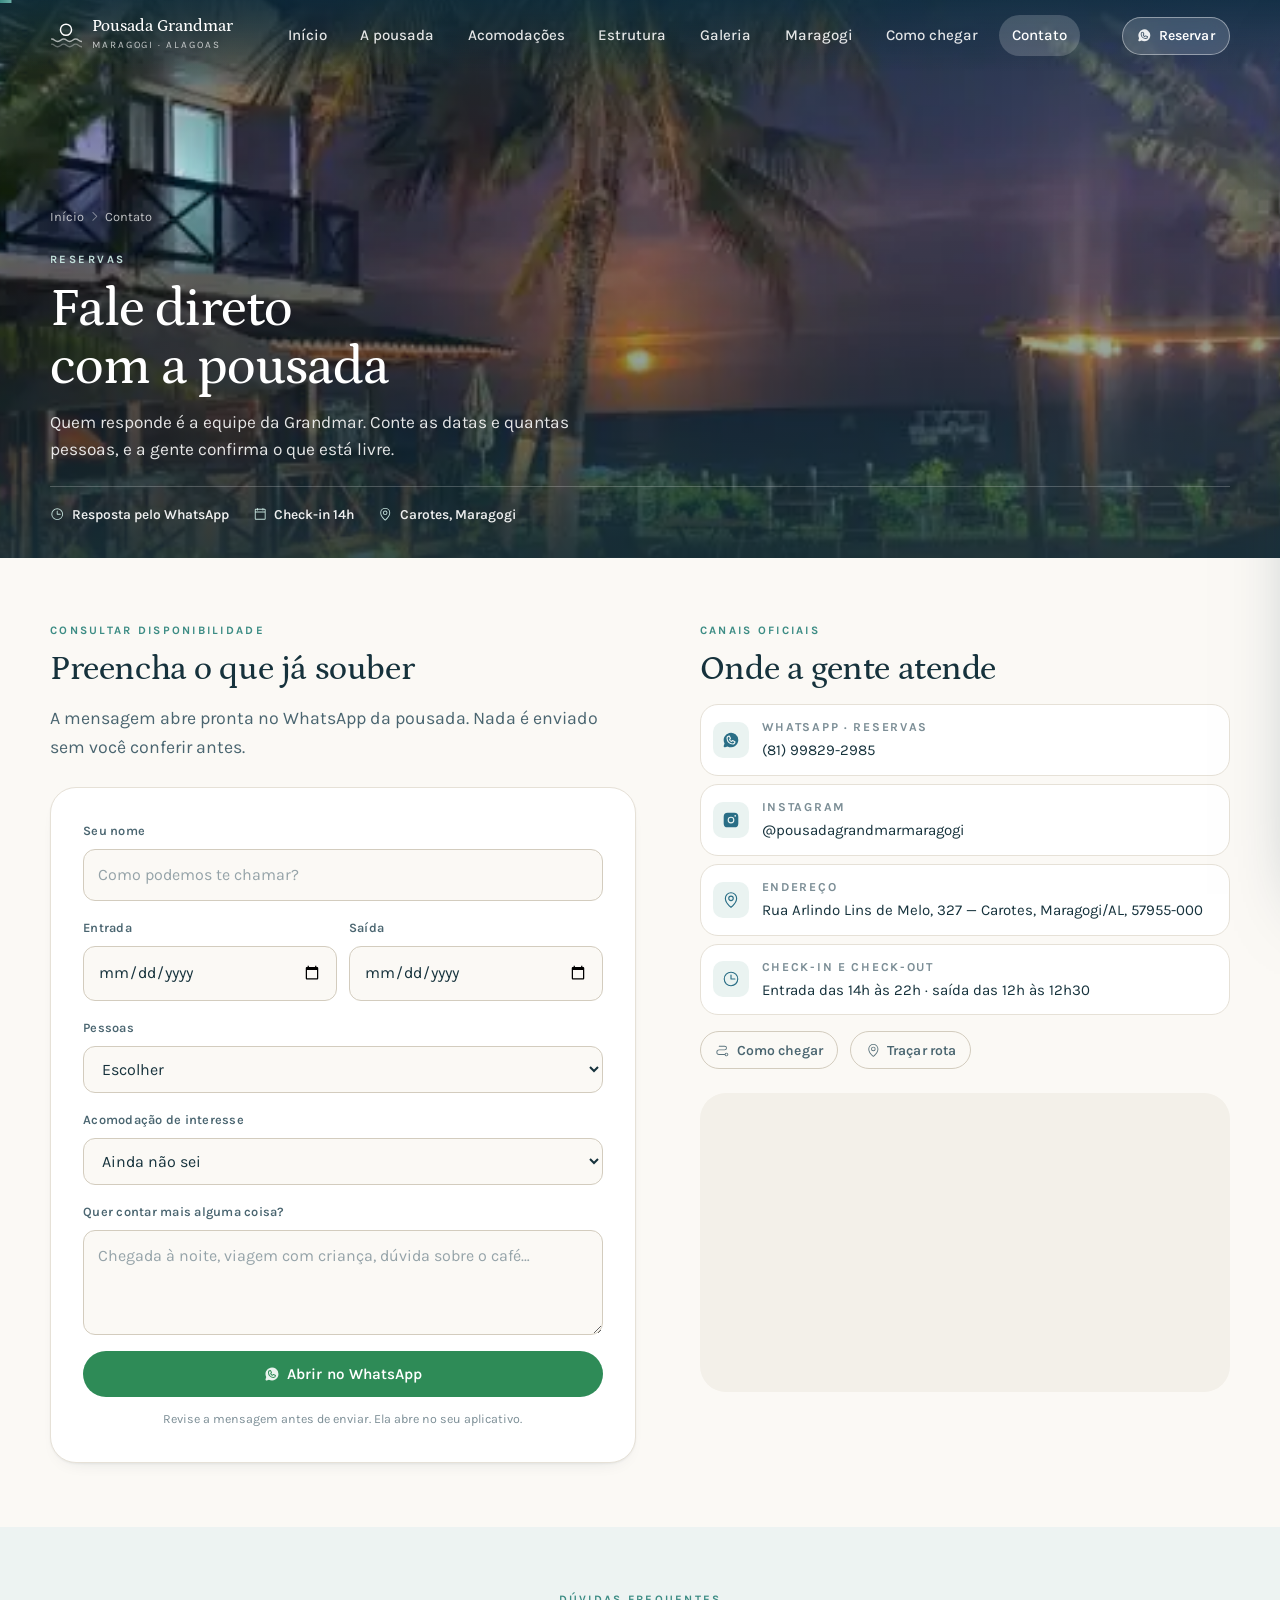
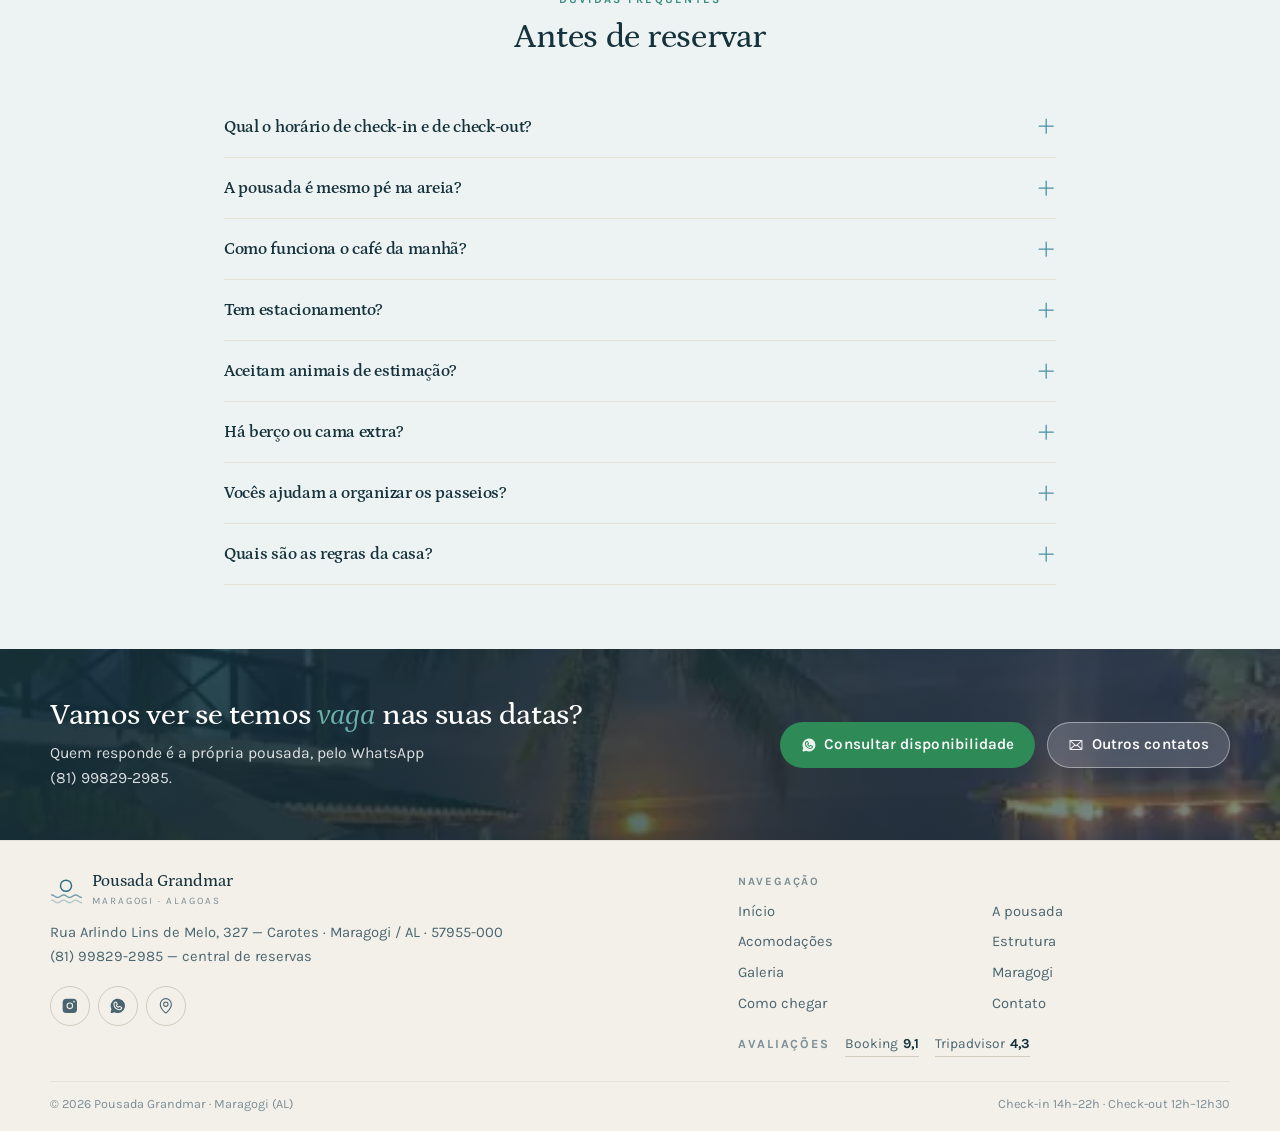
<file: contato.html>
<!doctype html>
<html lang="pt-BR">
<head>
<meta charset="utf-8">
<meta name="viewport" content="width=device-width, initial-scale=1">
<title>Contato e reservas — Pousada Grandmar, Maragogi (AL)</title>
<meta name="description" content="Fale com a Pousada Grandmar em Maragogi pelo WhatsApp (81) 99829-2985, consulte disponibilidade e veja endereço, mapa e regras da casa.">
<meta name="theme-color" content="#06283F">
<link rel="canonical" href="https://pousadagrandmar.vercel.app/contato">

<meta property="og:type" content="website">
<meta property="og:locale" content="pt_BR">
<meta property="og:site_name" content="Pousada Grandmar">
<meta property="og:title" content="Contato e reservas — Pousada Grandmar, Maragogi (AL)">
<meta property="og:description" content="Fale com a Pousada Grandmar em Maragogi pelo WhatsApp (81) 99829-2985, consulte disponibilidade e veja endereço, mapa e regras da casa.">
<meta property="og:url" content="https://pousadagrandmar.vercel.app/contato">
<meta property="og:image" content="https://pousadagrandmar.vercel.app/img/praia-natureza-05.webp">
<meta name="twitter:card" content="summary_large_image">

<link rel="icon" href="img/favicon.svg" type="image/svg+xml">
<link rel="apple-touch-icon" href="img/apple-touch-icon.png">
<link rel="preconnect" href="https://fonts.googleapis.com">
<link rel="preconnect" href="https://fonts.gstatic.com" crossorigin>
<link href="https://fonts.googleapis.com/css2?family=Petrona:ital,wght@0,300..600;1,300..600&family=Karla:wght@400;500;600;700&display=swap" rel="stylesheet">
<link rel="stylesheet" href="assets/styles.css?v=8a1d5ba4">
<link rel="stylesheet" href="assets/pages.css?v=b512af89">
<noscript><style>.reveal{opacity:1}</style></noscript>

</head>
<body data-page="contato">
<svg xmlns="http://www.w3.org/2000/svg" width="0" height="0" style="position:absolute" aria-hidden="true" focusable="false">
<symbol id="i-whatsapp-logo-fill" viewBox="0 0 256 256" fill="currentColor"><path d="M152.58,145.23l23,11.48A24,24,0,0,1,152,176a72.08,72.08,0,0,1-72-72A24,24,0,0,1,99.29,80.46l11.48,23L101,118a8,8,0,0,0-.73,7.51,56.47,56.47,0,0,0,30.15,30.15A8,8,0,0,0,138,155ZM232,128A104,104,0,0,1,79.12,219.82L45.07,231.17a16,16,0,0,1-20.24-20.24l11.35-34.05A104,104,0,1,1,232,128Zm-40,24a8,8,0,0,0-4.42-7.16l-32-16a8,8,0,0,0-8,.5l-14.69,9.8a40.55,40.55,0,0,1-16-16l9.8-14.69a8,8,0,0,0,.5-8l-16-32A8,8,0,0,0,104,64a40,40,0,0,0-40,40,88.1,88.1,0,0,0,88,88A40,40,0,0,0,192,152Z"/></symbol>
<symbol id="i-instagram-logo-fill" viewBox="0 0 256 256" fill="currentColor"><path d="M176,24H80A56.06,56.06,0,0,0,24,80v96a56.06,56.06,0,0,0,56,56h96a56.06,56.06,0,0,0,56-56V80A56.06,56.06,0,0,0,176,24ZM128,176a48,48,0,1,1,48-48A48.05,48.05,0,0,1,128,176Zm60-96a12,12,0,1,1,12-12A12,12,0,0,1,188,80Zm-28,48a32,32,0,1,1-32-32A32,32,0,0,1,160,128Z"/></symbol>
<symbol id="i-caret-down" viewBox="0 0 256 256" fill="currentColor"><path d="M213.66,101.66l-80,80a8,8,0,0,1-11.32,0l-80-80A8,8,0,0,1,53.66,90.34L128,164.69l74.34-74.35a8,8,0,0,1,11.32,11.32Z"/></symbol>
<symbol id="i-sparkle" viewBox="0 0 256 256" fill="currentColor"><path d="M197.58,129.06,146,110l-19-51.62a15.92,15.92,0,0,0-29.88,0L78,110l-51.62,19a15.92,15.92,0,0,0,0,29.88L78,178l19,51.62a15.92,15.92,0,0,0,29.88,0L146,178l51.62-19a15.92,15.92,0,0,0,0-29.88ZM137,164.22a8,8,0,0,0-4.74,4.74L112,223.85,91.78,169A8,8,0,0,0,87,164.22L32.15,144,87,123.78A8,8,0,0,0,91.78,119L112,64.15,132.22,119a8,8,0,0,0,4.74,4.74L191.85,144ZM144,40a8,8,0,0,1,8-8h16V16a8,8,0,0,1,16,0V32h16a8,8,0,0,1,0,16H184V64a8,8,0,0,1-16,0V48H152A8,8,0,0,1,144,40ZM248,88a8,8,0,0,1-8,8h-8v8a8,8,0,0,1-16,0V96h-8a8,8,0,0,1,0-16h8V72a8,8,0,0,1,16,0v8h8A8,8,0,0,1,248,88Z"/></symbol>
<symbol id="i-bathtub" viewBox="0 0 256 256" fill="currentColor"><path d="M240,96H208a8,8,0,0,0-8-8H136a8,8,0,0,0-8,8H64V52A12,12,0,0,1,76,40a12.44,12.44,0,0,1,12.16,9.59,8,8,0,0,0,15.68-3.18A28.32,28.32,0,0,0,76,24,28,28,0,0,0,48,52V96H16a8,8,0,0,0-8,8v40a56.06,56.06,0,0,0,56,56v16a8,8,0,0,0,16,0V200h96v16a8,8,0,0,0,16,0V200a56.06,56.06,0,0,0,56-56V104A8,8,0,0,0,240,96Zm-48,8v32H144V104Zm40,40a40,40,0,0,1-40,40H64a40,40,0,0,1-40-40V112H128v32a8,8,0,0,0,8,8h64a8,8,0,0,0,8-8V112h24Z"/></symbol>
<symbol id="i-television" viewBox="0 0 256 256" fill="currentColor"><path d="M216,64H147.31l34.35-34.34a8,8,0,1,0-11.32-11.32L128,60.69,85.66,18.34A8,8,0,0,0,74.34,29.66L108.69,64H40A16,16,0,0,0,24,80V200a16,16,0,0,0,16,16H216a16,16,0,0,0,16-16V80A16,16,0,0,0,216,64ZM40,80H144V200H40ZM216,200H160V80h56V200Zm-16-84a12,12,0,1,1-12-12A12,12,0,0,1,200,116Zm0,48a12,12,0,1,1-12-12A12,12,0,0,1,200,164Z"/></symbol>
<symbol id="i-coffee" viewBox="0 0 256 256" fill="currentColor"><path d="M80,56V24a8,8,0,0,1,16,0V56a8,8,0,0,1-16,0Zm40,8a8,8,0,0,0,8-8V24a8,8,0,0,0-16,0V56A8,8,0,0,0,120,64Zm32,0a8,8,0,0,0,8-8V24a8,8,0,0,0-16,0V56A8,8,0,0,0,152,64Zm96,56v8a40,40,0,0,1-37.51,39.91,96.59,96.59,0,0,1-27,40.09H208a8,8,0,0,1,0,16H32a8,8,0,0,1,0-16H56.54A96.3,96.3,0,0,1,24,136V88a8,8,0,0,1,8-8H208A40,40,0,0,1,248,120ZM200,96H40v40a80.27,80.27,0,0,0,45.12,72h69.76A80.27,80.27,0,0,0,200,136Zm32,24a24,24,0,0,0-16-22.62V136a95.78,95.78,0,0,1-1.2,15A24,24,0,0,0,232,128Z"/></symbol>
<symbol id="i-car" viewBox="0 0 256 256" fill="currentColor"><path d="M240,104H229.2L201.42,41.5A16,16,0,0,0,186.8,32H69.2a16,16,0,0,0-14.62,9.5L26.8,104H16a8,8,0,0,0,0,16h8v80a16,16,0,0,0,16,16H64a16,16,0,0,0,16-16V184h96v16a16,16,0,0,0,16,16h24a16,16,0,0,0,16-16V120h8a8,8,0,0,0,0-16ZM69.2,48H186.8l24.89,56H44.31ZM64,200H40V184H64Zm128,0V184h24v16Zm24-32H40V120H216ZM56,144a8,8,0,0,1,8-8H80a8,8,0,0,1,0,16H64A8,8,0,0,1,56,144Zm112,0a8,8,0,0,1,8-8h16a8,8,0,0,1,0,16H176A8,8,0,0,1,168,144Z"/></symbol>
<symbol id="i-users" viewBox="0 0 256 256" fill="currentColor"><path d="M117.25,157.92a60,60,0,1,0-66.5,0A95.83,95.83,0,0,0,3.53,195.63a8,8,0,1,0,13.4,8.74,80,80,0,0,1,134.14,0,8,8,0,0,0,13.4-8.74A95.83,95.83,0,0,0,117.25,157.92ZM40,108a44,44,0,1,1,44,44A44.05,44.05,0,0,1,40,108Zm210.14,98.7a8,8,0,0,1-11.07-2.33A79.83,79.83,0,0,0,172,168a8,8,0,0,1,0-16,44,44,0,1,0-16.34-84.87,8,8,0,1,1-5.94-14.85,60,60,0,0,1,55.53,105.64,95.83,95.83,0,0,1,47.22,37.71A8,8,0,0,1,250.14,206.7Z"/></symbol>
<symbol id="i-map-pin" viewBox="0 0 256 256" fill="currentColor"><path d="M128,64a40,40,0,1,0,40,40A40,40,0,0,0,128,64Zm0,64a24,24,0,1,1,24-24A24,24,0,0,1,128,128Zm0-112a88.1,88.1,0,0,0-88,88c0,31.4,14.51,64.68,42,96.25a254.19,254.19,0,0,0,41.45,38.3,8,8,0,0,0,9.18,0A254.19,254.19,0,0,0,174,200.25c27.45-31.57,42-64.85,42-96.25A88.1,88.1,0,0,0,128,16Zm0,206c-16.53-13-72-60.75-72-118a72,72,0,0,1,144,0C200,161.23,144.53,209,128,222Z"/></symbol>
<symbol id="i-phone" viewBox="0 0 256 256" fill="currentColor"><path d="M222.37,158.46l-47.11-21.11-.13-.06a16,16,0,0,0-15.17,1.4,8.12,8.12,0,0,0-.75.56L134.87,160c-15.42-7.49-31.34-23.29-38.83-38.51l20.78-24.71c.2-.25.39-.5.57-.77a16,16,0,0,0,1.32-15.06l0-.12L97.54,33.64a16,16,0,0,0-16.62-9.52A56.26,56.26,0,0,0,32,80c0,79.4,64.6,144,144,144a56.26,56.26,0,0,0,55.88-48.92A16,16,0,0,0,222.37,158.46ZM176,208A128.14,128.14,0,0,1,48,80,40.2,40.2,0,0,1,82.87,40a.61.61,0,0,0,0,.12l21,47L83.2,111.86a6.13,6.13,0,0,0-.57.77,16,16,0,0,0-1,15.7c9.06,18.53,27.73,37.06,46.46,46.11a16,16,0,0,0,15.75-1.14,8.44,8.44,0,0,0,.74-.56L168.89,152l47,21.05h0s.08,0,.11,0A40.21,40.21,0,0,1,176,208Z"/></symbol>
<symbol id="i-envelope" viewBox="0 0 256 256" fill="currentColor"><path d="M224,48H32a8,8,0,0,0-8,8V192a16,16,0,0,0,16,16H216a16,16,0,0,0,16-16V56A8,8,0,0,0,224,48Zm-96,85.15L52.57,64H203.43ZM98.71,128,40,181.81V74.19Zm11.84,10.85,12,11.05a8,8,0,0,0,10.82,0l12-11.05,58,53.15H52.57ZM157.29,128,216,74.18V181.82Z"/></symbol>
<symbol id="i-whatsapp-logo" viewBox="0 0 256 256" fill="currentColor"><path d="M187.58,144.84l-32-16a8,8,0,0,0-8,.5l-14.69,9.8a40.55,40.55,0,0,1-16-16l9.8-14.69a8,8,0,0,0,.5-8l-16-32A8,8,0,0,0,104,64a40,40,0,0,0-40,40,88.1,88.1,0,0,0,88,88,40,40,0,0,0,40-40A8,8,0,0,0,187.58,144.84ZM152,176a72.08,72.08,0,0,1-72-72A24,24,0,0,1,99.29,80.46l11.48,23L101,118a8,8,0,0,0-.73,7.51,56.47,56.47,0,0,0,30.15,30.15A8,8,0,0,0,138,155l14.61-9.74,23,11.48A24,24,0,0,1,152,176ZM128,24A104,104,0,0,0,36.18,176.88L24.83,210.93a16,16,0,0,0,20.24,20.24l34.05-11.35A104,104,0,1,0,128,24Zm0,192a87.87,87.87,0,0,1-44.06-11.81,8,8,0,0,0-6.54-.67L40,216,52.47,178.6a8,8,0,0,0-.66-6.54A88,88,0,1,1,128,216Z"/></symbol>
<symbol id="i-instagram-logo" viewBox="0 0 256 256" fill="currentColor"><path d="M128,80a48,48,0,1,0,48,48A48.05,48.05,0,0,0,128,80Zm0,80a32,32,0,1,1,32-32A32,32,0,0,1,128,160ZM176,24H80A56.06,56.06,0,0,0,24,80v96a56.06,56.06,0,0,0,56,56h96a56.06,56.06,0,0,0,56-56V80A56.06,56.06,0,0,0,176,24Zm40,152a40,40,0,0,1-40,40H80a40,40,0,0,1-40-40V80A40,40,0,0,1,80,40h96a40,40,0,0,1,40,40ZM192,76a12,12,0,1,1-12-12A12,12,0,0,1,192,76Z"/></symbol>
<symbol id="i-arrow-right" viewBox="0 0 256 256" fill="currentColor"><path d="M221.66,133.66l-72,72a8,8,0,0,1-11.32-11.32L196.69,136H40a8,8,0,0,1,0-16H196.69L138.34,61.66a8,8,0,0,1,11.32-11.32l72,72A8,8,0,0,1,221.66,133.66Z"/></symbol>
<symbol id="i-caret-left" viewBox="0 0 256 256" fill="currentColor"><path d="M165.66,202.34a8,8,0,0,1-11.32,11.32l-80-80a8,8,0,0,1,0-11.32l80-80a8,8,0,0,1,11.32,11.32L91.31,128Z"/></symbol>
<symbol id="i-caret-right" viewBox="0 0 256 256" fill="currentColor"><path d="M181.66,133.66l-80,80a8,8,0,0,1-11.32-11.32L164.69,128,90.34,53.66a8,8,0,0,1,11.32-11.32l80,80A8,8,0,0,1,181.66,133.66Z"/></symbol>
<symbol id="i-x" viewBox="0 0 256 256" fill="currentColor"><path d="M205.66,194.34a8,8,0,0,1-11.32,11.32L128,139.31,61.66,205.66a8,8,0,0,1-11.32-11.32L116.69,128,50.34,61.66A8,8,0,0,1,61.66,50.34L128,116.69l66.34-66.35a8,8,0,0,1,11.32,11.32L139.31,128Z"/></symbol>
<symbol id="i-swimming-pool" viewBox="0 0 256 256" fill="currentColor"><path d="M88,149.39a8,8,0,0,0,8-8V128h64v15.29a8,8,0,0,0,16,0V32a8,8,0,0,0-16,0V48H96V32a8,8,0,0,0-16,0V141.39A8,8,0,0,0,88,149.39ZM96,112V96h64v16Zm64-48V80H96V64ZM24,168a8,8,0,0,1,8-8c14.42,0,22.19,5.18,28.44,9.34C66,173.06,70.42,176,80,176s14-2.94,19.56-6.66c6.24-4.16,14-9.34,28.43-9.34s22.2,5.18,28.44,9.34c5.58,3.72,10,6.66,19.57,6.66s14-2.94,19.56-6.66c6.25-4.16,14-9.34,28.44-9.34a8,8,0,0,1,0,16c-9.58,0-14,2.94-19.56,6.66-6.25,4.16-14,9.34-28.44,9.34s-22.2-5.18-28.44-9.34C142,178.94,137.57,176,128,176s-14,2.94-19.56,6.66c-6.24,4.16-14,9.34-28.43,9.34s-22.19-5.18-28.44-9.34C46,178.94,41.58,176,32,176A8,8,0,0,1,24,168Zm208,40a8,8,0,0,1-8,8c-9.58,0-14,2.94-19.56,6.66-6.25,4.16-14,9.34-28.44,9.34s-22.2-5.18-28.44-9.34C142,218.94,137.57,216,128,216s-14,2.94-19.56,6.66c-6.24,4.16-14,9.34-28.43,9.34s-22.19-5.18-28.44-9.34C46,218.94,41.58,216,32,216a8,8,0,0,1,0-16c14.42,0,22.19,5.18,28.44,9.34C66,213.06,70.42,216,80,216s14-2.94,19.56-6.66c6.24-4.16,14-9.34,28.43-9.34s22.2,5.18,28.44,9.34c5.58,3.72,10,6.66,19.57,6.66s14-2.94,19.56-6.66c6.25-4.16,14-9.34,28.44-9.34A8,8,0,0,1,232,208Z"/></symbol>
<symbol id="i-waves" viewBox="0 0 256 256" fill="currentColor"><path d="M222.16,177.25a8,8,0,0,1-1,11.25c-17.36,14.39-32.86,19.5-47,19.5-18.58,0-34.82-8.82-49.93-17-25.35-13.76-47.24-25.64-79.07.74a8,8,0,1,1-10.22-12.31c40.17-33.28,70.32-16.92,96.93-2.48,25.35,13.75,47.24,25.63,79.07-.74A8,8,0,0,1,222.16,177.25Zm-11.27-57c-31.83,26.38-53.72,14.5-79.07.74-26.61-14.43-56.76-30.79-96.93,2.49a8,8,0,0,0,10.22,12.31c31.83-26.38,53.72-14.5,79.07-.74,15.11,8.19,31.35,17,49.93,17,14.14,0,29.64-5.11,47-19.5a8,8,0,1,0-10.22-12.31ZM45.11,79.8c31.83-26.37,53.72-14.49,79.07-.74,15.11,8.2,31.35,17,49.93,17,14.14,0,29.64-5.12,47-19.5a8,8,0,1,0-10.22-12.31c-31.83,26.38-53.72,14.5-79.07.74C105.21,50.58,75.06,34.22,34.89,67.5A8,8,0,1,0,45.11,79.8Z"/></symbol>
<symbol id="i-wifi-high" viewBox="0 0 256 256" fill="currentColor"><path d="M140,204a12,12,0,1,1-12-12A12,12,0,0,1,140,204ZM237.08,87A172,172,0,0,0,18.92,87,8,8,0,0,0,29.08,99.37a156,156,0,0,1,197.84,0A8,8,0,0,0,237.08,87ZM205,122.77a124,124,0,0,0-153.94,0A8,8,0,0,0,61,135.31a108,108,0,0,1,134.06,0,8,8,0,0,0,11.24-1.3A8,8,0,0,0,205,122.77Zm-32.26,35.76a76.05,76.05,0,0,0-89.42,0,8,8,0,0,0,9.42,12.94,60,60,0,0,1,70.58,0,8,8,0,1,0,9.42-12.94Z"/></symbol>
<symbol id="i-thermometer-simple" viewBox="0 0 256 256" fill="currentColor"><path d="M136,153V88a8,8,0,0,0-16,0v65a32,32,0,1,0,16,0Zm-8,47a16,16,0,1,1,16-16A16,16,0,0,1,128,200Zm40-66V48a40,40,0,0,0-80,0v86a64,64,0,1,0,80,0Zm-40,98a48,48,0,0,1-27.42-87.4A8,8,0,0,0,104,138V48a24,24,0,0,1,48,0v90a8,8,0,0,0,3.42,6.56A48,48,0,0,1,128,232Z"/></symbol>
<symbol id="i-tree" viewBox="0 0 256 256" fill="currentColor"><path d="M198.1,62.59a76,76,0,0,0-140.2,0A71.71,71.71,0,0,0,16,127.8C15.9,166,48,199,86.14,200A72.09,72.09,0,0,0,120,192.47V232a8,8,0,0,0,16,0V192.47A72.17,72.17,0,0,0,168,200l1.82,0C208,199,240.11,166,240,127.8A71.71,71.71,0,0,0,198.1,62.59ZM169.45,184a56.08,56.08,0,0,1-33.45-10v-41l43.58-21.78a8,8,0,1,0-7.16-14.32L136,115.06V88a8,8,0,0,0-16,0v51.06L83.58,120.84a8,8,0,1,0-7.16,14.32L120,156.94v17a56,56,0,0,1-33.45,10C56.9,183.23,31.92,157.52,32,127.84A55.77,55.77,0,0,1,67.11,76a8,8,0,0,0,4.53-4.67,60,60,0,0,1,112.72,0A8,8,0,0,0,188.89,76,55.79,55.79,0,0,1,224,127.84C224.08,157.52,199.1,183.23,169.45,184Z"/></symbol>
<symbol id="i-path" viewBox="0 0 256 256" fill="currentColor"><path d="M200,168a32.06,32.06,0,0,0-31,24H72a32,32,0,0,1,0-64h96a40,40,0,0,0,0-80H72a8,8,0,0,0,0,16h96a24,24,0,0,1,0,48H72a48,48,0,0,0,0,96h97a32,32,0,1,0,31-40Zm0,48a16,16,0,1,1,16-16A16,16,0,0,1,200,216Z"/></symbol>
<symbol id="i-house-line" viewBox="0 0 256 256" fill="currentColor"><path d="M240,208H224V136l2.34,2.34A8,8,0,0,0,237.66,127L139.31,28.68a16,16,0,0,0-22.62,0L18.34,127a8,8,0,0,0,11.32,11.31L32,136v72H16a8,8,0,0,0,0,16H240a8,8,0,0,0,0-16ZM48,120l80-80,80,80v88H160V152a8,8,0,0,0-8-8H104a8,8,0,0,0-8,8v56H48Zm96,88H112V160h32Z"/></symbol>
<symbol id="i-calendar-blank" viewBox="0 0 256 256" fill="currentColor"><path d="M208,32H184V24a8,8,0,0,0-16,0v8H88V24a8,8,0,0,0-16,0v8H48A16,16,0,0,0,32,48V208a16,16,0,0,0,16,16H208a16,16,0,0,0,16-16V48A16,16,0,0,0,208,32ZM72,48v8a8,8,0,0,0,16,0V48h80v8a8,8,0,0,0,16,0V48h24V80H48V48ZM208,208H48V96H208V208Z"/></symbol>
<symbol id="i-clock" viewBox="0 0 256 256" fill="currentColor"><path d="M128,24A104,104,0,1,0,232,128,104.11,104.11,0,0,0,128,24Zm0,192a88,88,0,1,1,88-88A88.1,88.1,0,0,1,128,216Zm64-88a8,8,0,0,1-8,8H128a8,8,0,0,1-8-8V72a8,8,0,0,1,16,0v48h48A8,8,0,0,1,192,128Z"/></symbol>
<symbol id="i-plus" viewBox="0 0 256 256" fill="currentColor"><path d="M224,128a8,8,0,0,1-8,8H136v80a8,8,0,0,1-16,0V136H40a8,8,0,0,1,0-16h80V40a8,8,0,0,1,16,0v80h80A8,8,0,0,1,224,128Z"/></symbol>
<symbol id="i-drop" viewBox="0 0 256 256" fill="currentColor"><path d="M174,47.75a254.19,254.19,0,0,0-41.45-38.3,8,8,0,0,0-9.18,0A254.19,254.19,0,0,0,82,47.75C54.51,79.32,40,112.6,40,144a88,88,0,0,0,176,0C216,112.6,201.49,79.32,174,47.75ZM128,216a72.08,72.08,0,0,1-72-72c0-57.23,55.47-105,72-118,16.53,13,72,60.75,72,118A72.08,72.08,0,0,1,128,216Zm55.89-62.66a57.6,57.6,0,0,1-46.56,46.55A8.75,8.75,0,0,1,136,200a8,8,0,0,1-1.32-15.89c16.57-2.79,30.63-16.85,33.44-33.45a8,8,0,0,1,15.78,2.68Z"/></symbol>
<symbol id="i-sun" viewBox="0 0 256 256" fill="currentColor"><path d="M120,40V16a8,8,0,0,1,16,0V40a8,8,0,0,1-16,0Zm72,88a64,64,0,1,1-64-64A64.07,64.07,0,0,1,192,128Zm-16,0a48,48,0,1,0-48,48A48.05,48.05,0,0,0,176,128ZM58.34,69.66A8,8,0,0,0,69.66,58.34l-16-16A8,8,0,0,0,42.34,53.66Zm0,116.68-16,16a8,8,0,0,0,11.32,11.32l16-16a8,8,0,0,0-11.32-11.32ZM192,72a8,8,0,0,0,5.66-2.34l16-16a8,8,0,0,0-11.32-11.32l-16,16A8,8,0,0,0,192,72Zm5.66,114.34a8,8,0,0,0-11.32,11.32l16,16a8,8,0,0,0,11.32-11.32ZM48,128a8,8,0,0,0-8-8H16a8,8,0,0,0,0,16H40A8,8,0,0,0,48,128Zm80,80a8,8,0,0,0-8,8v24a8,8,0,0,0,16,0V216A8,8,0,0,0,128,208Zm112-88H216a8,8,0,0,0,0,16h24a8,8,0,0,0,0-16Z"/></symbol>
<symbol id="i-moon-stars" viewBox="0 0 256 256" fill="currentColor"><path d="M240,96a8,8,0,0,1-8,8H216v16a8,8,0,0,1-16,0V104H184a8,8,0,0,1,0-16h16V72a8,8,0,0,1,16,0V88h16A8,8,0,0,1,240,96ZM144,56h8v8a8,8,0,0,0,16,0V56h8a8,8,0,0,0,0-16h-8V32a8,8,0,0,0-16,0v8h-8a8,8,0,0,0,0,16Zm72.77,97a8,8,0,0,1,1.43,8A96,96,0,1,1,95.07,37.8a8,8,0,0,1,10.6,9.06A88.07,88.07,0,0,0,209.14,150.33,8,8,0,0,1,216.77,153Zm-19.39,14.88c-1.79.09-3.59.14-5.38.14A104.11,104.11,0,0,1,88,64c0-1.79,0-3.59.14-5.38A80,80,0,1,0,197.38,167.86Z"/></symbol>
<symbol id="i-sailboat" viewBox="0 0 256 256" fill="currentColor"><path d="M247.21,172.53A8,8,0,0,0,240,168H144V144h72a8,8,0,0,0,5.92-13.38L144,44.91V8a8,8,0,0,0-14.21-5l-104,128A8,8,0,0,0,32,144h96v24H16a8,8,0,0,0-6.25,13l29.6,37a15.93,15.93,0,0,0,12.49,6H204.16a15.93,15.93,0,0,0,12.49-6l29.6-37A8,8,0,0,0,247.21,172.53ZM197.92,128H144V68.69ZM48.81,128,128,30.53V128Zm155.35,80H51.84l-19.2-24H223.36Z"/></symbol>
<symbol id="i-bed" viewBox="0 0 256 256" fill="currentColor"><path d="M216,72H32V48a8,8,0,0,0-16,0V208a8,8,0,0,0,16,0V176H240v32a8,8,0,0,0,16,0V112A40,40,0,0,0,216,72ZM32,88h72v72H32Zm88,72V88h96a24,24,0,0,1,24,24v48Z"/></symbol>
<symbol id="i-martini" viewBox="0 0 256 256" fill="currentColor"><path d="M237.66,45.66A8,8,0,0,0,232,32H24a8,8,0,0,0-5.66,13.66L120,147.31V208H88a8,8,0,0,0,0,16h80a8,8,0,0,0,0-16H136V147.31ZM43.31,48H212.69l-16,16H59.31ZM128,132.69,75.31,80H180.69Z"/></symbol>
<symbol id="i-book-open" viewBox="0 0 256 256" fill="currentColor"><path d="M232,48H160a40,40,0,0,0-32,16A40,40,0,0,0,96,48H24a8,8,0,0,0-8,8V200a8,8,0,0,0,8,8H96a24,24,0,0,1,24,24,8,8,0,0,0,16,0,24,24,0,0,1,24-24h72a8,8,0,0,0,8-8V56A8,8,0,0,0,232,48ZM96,192H32V64H96a24,24,0,0,1,24,24V200A39.81,39.81,0,0,0,96,192Zm128,0H160a39.81,39.81,0,0,0-24,8V88a24,24,0,0,1,24-24h64Z"/></symbol>
<symbol id="i-umbrella" viewBox="0 0 256 256" fill="currentColor"><path d="M240,126.63A112.44,112.44,0,0,0,51.75,53.75a111.56,111.56,0,0,0-35.7,72.88A16,16,0,0,0,32,144h88v56a32,32,0,0,0,64,0,8,8,0,0,0-16,0,16,16,0,0,1-32,0V144h88a16,16,0,0,0,16-17.37ZM32,128l0,0a96.15,96.15,0,0,1,76.2-85.89C96.48,58,81.85,86.11,80.17,128Zm64.15,0c1.39-30.77,10.53-52.81,18.3-66.24A106.44,106.44,0,0,1,128,43.16a106.31,106.31,0,0,1,13.52,18.6C154.8,84.7,159,109.28,159.82,128Zm79.65,0c-1.68-41.89-16.31-70-28-85.94A96.07,96.07,0,0,1,224,128Z"/></symbol>
<symbol id="i-wind" viewBox="0 0 256 256" fill="currentColor"><path d="M184,184a32,32,0,0,1-32,32c-13.7,0-26.95-8.93-31.5-21.22a8,8,0,0,1,15-5.56C137.74,195.27,145,200,152,200a16,16,0,0,0,0-32H40a8,8,0,0,1,0-16H152A32,32,0,0,1,184,184Zm-64-80a32,32,0,0,0,0-64c-13.7,0-26.95,8.93-31.5,21.22a8,8,0,0,0,15,5.56C105.74,60.73,113,56,120,56a16,16,0,0,1,0,32H24a8,8,0,0,0,0,16Zm88-32c-13.7,0-26.95,8.93-31.5,21.22a8,8,0,0,0,15,5.56C193.74,92.73,201,88,208,88a16,16,0,0,1,0,32H32a8,8,0,0,0,0,16H208a32,32,0,0,0,0-64Z"/></symbol>
<symbol id="i-star" viewBox="0 0 256 256"><path d="M239.2,97.29a16,16,0,0,0-13.81-11L166,81.17,142.72,25.81h0a15.95,15.95,0,0,0-29.44,0L90.07,81.17,30.61,86.32a16,16,0,0,0-9.11,28.06L66.61,153.8,53.09,212.34a16,16,0,0,0,23.84,17.34l51-31,51.11,31a16,16,0,0,0,23.84-17.34l-13.51-58.6,45.1-39.36A16,16,0,0,0,239.2,97.29Z"/></symbol>
</svg>

<a class="skip" href="#main">Ir para o conteúdo</a>

<div class="tide" id="tide" aria-hidden="true"></div>

<header class="header" id="header">
  <div class="header__inner">
    <a class="brand" href="/">
      <svg class="brand__mark" viewBox="0 0 48 46" aria-hidden="true">
        <circle cx="24" cy="15" r="8.5" fill="none" stroke="currentColor" stroke-width="2.2"/>
        <path d="M2 29c4.6 0 4.6 4 9.2 4s4.6-4 9.2-4 4.6 4 9.2 4 4.6-4 9.2-4 4.6 4 9.2 4" fill="none" stroke="currentColor" stroke-width="2.2" stroke-linecap="round" opacity=".62"/>
        <path d="M2 37c4.6 0 4.6 4 9.2 4s4.6-4 9.2-4 4.6 4 9.2 4 4.6-4 9.2-4 4.6 4 9.2 4" fill="none" stroke="currentColor" stroke-width="2.2" stroke-linecap="round" opacity=".32"/>
      </svg>
      <span>
        <span class="brand__name">Pousada Grandmar</span>
        <span class="brand__sub">Maragogi · Alagoas</span>
      </span>
    </a>
    <nav class="nav" aria-label="Navegação principal">
      <a class="nav__link" href="/">Início</a>
      <a class="nav__link" href="/a-pousada">A pousada</a>
      <a class="nav__link" href="/acomodacoes">Acomodações</a>
      <a class="nav__link" href="/estrutura">Estrutura</a>
      <a class="nav__link" href="/galeria">Galeria</a>
      <a class="nav__link" href="/maragogi">Maragogi</a>
      <a class="nav__link" href="/como-chegar">Como chegar</a>
      <a class="nav__link" href="/contato" aria-current="page">Contato</a>
    </nav>
    <a class="btn btn--sm btn--onmedia header__cta" href="#" data-wa="Olá! Vim pelo site da Pousada Grandmar e gostaria de consultar disponibilidade.">
      <svg class="ico" aria-hidden="true"><use href="#i-whatsapp-logo-fill"></use></svg> Reservar
    </a>
    <button class="burger" type="button" id="burger" aria-expanded="false" aria-controls="drawer">
      <span class="burger__lines" aria-hidden="true"><i></i><i></i><i></i></span>
      <span class="sr-only">Abrir menu</span>
    </button>
  </div>
</header>

<div class="drawer" id="drawer" data-open="false" role="dialog" aria-modal="true" aria-label="Menu">
  <div class="drawer__top">
    <a class="brand" href="/">
      <svg class="brand__mark" viewBox="0 0 48 46" aria-hidden="true">
        <circle cx="24" cy="15" r="8.5" fill="none" stroke="currentColor" stroke-width="2.2"/>
        <path d="M2 29c4.6 0 4.6 4 9.2 4s4.6-4 9.2-4 4.6 4 9.2 4 4.6-4 9.2-4 4.6 4 9.2 4" fill="none" stroke="currentColor" stroke-width="2.2" stroke-linecap="round" opacity=".62"/>
        <path d="M2 37c4.6 0 4.6 4 9.2 4s4.6-4 9.2-4 4.6 4 9.2 4 4.6-4 9.2-4 4.6 4 9.2 4" fill="none" stroke="currentColor" stroke-width="2.2" stroke-linecap="round" opacity=".32"/>
      </svg>
      <span>
        <span class="brand__name" style="color:var(--brand-900)">Pousada Grandmar</span>
        <span class="brand__sub" style="color:var(--muted)">Maragogi · Alagoas</span>
      </span>
    </a>
    <button class="drawer__close" type="button" id="drawerClose" aria-label="Fechar menu"><svg class="ico" aria-hidden="true"><use href="#i-x"></use></svg></button>
  </div>
  <nav aria-label="Navegação">
    <a class="drawer__link" href="/">Início <svg class="ico" aria-hidden="true"><use href="#i-arrow-right"></use></svg></a>
      <a class="drawer__link" href="/a-pousada">A pousada <svg class="ico" aria-hidden="true"><use href="#i-arrow-right"></use></svg></a>
      <a class="drawer__link" href="/acomodacoes">Acomodações <svg class="ico" aria-hidden="true"><use href="#i-arrow-right"></use></svg></a>
      <a class="drawer__link" href="/estrutura">Estrutura <svg class="ico" aria-hidden="true"><use href="#i-arrow-right"></use></svg></a>
      <a class="drawer__link" href="/galeria">Galeria <svg class="ico" aria-hidden="true"><use href="#i-arrow-right"></use></svg></a>
      <a class="drawer__link" href="/maragogi">Maragogi <svg class="ico" aria-hidden="true"><use href="#i-arrow-right"></use></svg></a>
      <a class="drawer__link" href="/como-chegar">Como chegar <svg class="ico" aria-hidden="true"><use href="#i-arrow-right"></use></svg></a>
      <a class="drawer__link" href="/contato" aria-current="page">Contato <svg class="ico" aria-hidden="true"><use href="#i-arrow-right"></use></svg></a>
  </nav>
  <div class="drawer__actions">
    <a class="btn btn--whats btn--block" href="#" data-wa="Olá! Vim pelo site da Pousada Grandmar e gostaria de consultar disponibilidade."><svg class="ico" aria-hidden="true"><use href="#i-whatsapp-logo-fill"></use></svg> Falar no WhatsApp</a>
    <a class="btn btn--outline btn--block" href="https://www.instagram.com/pousadagrandmarmaragogi/" target="_blank" rel="noopener"><svg class="ico" aria-hidden="true"><use href="#i-instagram-logo-fill"></use></svg> Ver no Instagram</a>
    <p class="drawer__meta">Rua Arlindo Lins de Melo, 327 · Maragogi (AL)</p>
  </div>
</div>

<main id="main">
<header class="phx">
  <img class="phx__bg" src="img/t/piscina-01.webp" alt="" fetchpriority="high" width="1400" height="933">
  <div class="phx__veil" aria-hidden="true"></div>
  <div class="shell phx__inner">
    <nav class="phx__crumb" aria-label="Você está aqui">
      <a href="/">Início</a><svg class="ico" aria-hidden="true"><use href="#i-caret-right"></use></svg><span>Contato</span>
    </nav>
    <p class="phx__eyebrow">Reservas</p>
    <h1 class="phx__title">Fale direto com a pousada</h1>
    <p class="phx__lead">Quem responde é a equipe da Grandmar. Conte as datas e quantas pessoas, e a gente confirma o que está livre.</p>
    
  </div>
  <ul class="phx__marks"><li><svg class="ico" aria-hidden="true"><use href="#i-clock"></use></svg><span>Resposta pelo WhatsApp</span></li><li><svg class="ico" aria-hidden="true"><use href="#i-calendar-blank"></use></svg><span>Check-in 14h</span></li><li><svg class="ico" aria-hidden="true"><use href="#i-map-pin"></use></svg><span>Carotes, Maragogi</span></li></ul>
</header>

<section class="sec sec--tight">
  <div class="shell contactx">
    <div>
      <p class="kicker">Consultar disponibilidade</p>
      <h2>Preencha o que já souber</h2>
      <p class="lead" style="margin-bottom:var(--s5)">A mensagem abre pronta no WhatsApp da pousada. Nada é enviado sem você conferir antes.</p>
      <form class="form-card form-card--slim" id="waForm" novalidate>
        <p class="form-err" id="formErr" role="alert"></p>
        <div class="field">
          <label for="f-nome">Seu nome</label>
          <input id="f-nome" name="nome" type="text" autocomplete="name" placeholder="Como podemos te chamar?" required>
        </div>
        <div class="field-row">
          <div class="field">
            <label for="f-entrada">Entrada</label>
            <input id="f-entrada" name="entrada" type="date">
          </div>
          <div class="field">
            <label for="f-saida">Saída</label>
            <input id="f-saida" name="saida" type="date">
          </div>
        </div>
        <div class="field">
          <label for="f-pessoas">Pessoas</label>
          <select id="f-pessoas" name="pessoas">
            <option value="">Escolher</option>
            <option>1</option><option>2</option><option>3</option><option>4</option>
          </select>
        </div>
        <div class="field">
          <label for="f-suite">Acomodação de interesse</label>
          <select id="f-suite" name="suite"><option value="">Ainda não sei</option></select>
        </div>
        <div class="field">
          <label for="f-msg">Quer contar mais alguma coisa?</label>
          <textarea id="f-msg" name="msg" rows="3" placeholder="Chegada à noite, viagem com criança, dúvida sobre o café…"></textarea>
        </div>
        <button class="btn btn--whats btn--block" type="submit"><svg class="ico" aria-hidden="true"><use href="#i-whatsapp-logo-fill"></use></svg> Abrir no WhatsApp</button>
        <p class="form-foot">Revise a mensagem antes de enviar. Ela abre no seu aplicativo.</p>
      </form>
    </div>

    <div>
      <p class="kicker">Canais oficiais</p>
      <h2>Onde a gente atende</h2>
      <div class="cinfo cinfo--cards">
        <a class="cinfo__row" href="https://wa.me/5581998292985" target="_blank" rel="noopener"><svg class="ico" aria-hidden="true"><use href="#i-whatsapp-logo-fill"></use></svg><span><b>WhatsApp · reservas</b>(81) 99829-2985</span></a>
        <a class="cinfo__row" href="https://www.instagram.com/pousadagrandmarmaragogi/" target="_blank" rel="noopener"><svg class="ico" aria-hidden="true"><use href="#i-instagram-logo-fill"></use></svg><span><b>Instagram</b>@pousadagrandmarmaragogi</span></a>
        <a class="cinfo__row" href="https://www.google.com/maps/search/?api=1&query=-9.01990964,-35.22438614" target="_blank" rel="noopener"><svg class="ico" aria-hidden="true"><use href="#i-map-pin"></use></svg><span><b>Endereço</b>Rua Arlindo Lins de Melo, 327 — Carotes, Maragogi/AL, 57955-000</span></a>
        <p class="cinfo__row"><svg class="ico" aria-hidden="true"><use href="#i-clock"></use></svg><span><b>Check-in e check-out</b>Entrada das 14h às 22h · saída das 12h às 12h30</span></p>
      </div>
      <div class="split__actions">
        <a class="btn btn--outline btn--sm" href="/como-chegar"><svg class="ico" aria-hidden="true"><use href="#i-path"></use></svg> Como chegar</a>
        <a class="btn btn--outline btn--sm" href="https://www.google.com/maps/dir/?api=1&destination=-9.01990964,-35.22438614" target="_blank" rel="noopener"><svg class="ico" aria-hidden="true"><use href="#i-map-pin"></use></svg> Traçar rota</a>
      </div>
      <iframe class="map" style="margin-top:var(--s5)" src="https://www.google.com/maps?q=-9.01990964,-35.22438614&z=16&output=embed" title="Mapa com a localização da Pousada Grandmar em Maragogi" loading="lazy" referrerpolicy="no-referrer-when-downgrade" allowfullscreen></iframe>
    </div>
  </div>
</section>

<section class="sec sec--tight sec--shore">
  <div class="shell">
    <div class="sechead sechead--center">
      <div>
        <p class="kicker">Dúvidas frequentes</p>
        <h2>Antes de reservar</h2>
      </div>
    </div>
    <div class="faq faq--center" id="faq"></div>
  </div>
</section>

</main>

<section class="prefooter" aria-label="Reservas">
  <img class="prefooter__bg" src="img/t/piscina-01.webp" alt="" loading="lazy" decoding="async">
  <div class="prefooter__inner">
    <div>
      <h2>Vamos ver se temos <span class="accent-i">vaga</span> nas suas datas?</h2>
      <p class="prefooter__lead">Quem responde é a própria pousada, pelo WhatsApp (81) 99829-2985.</p>
    </div>
    <div class="prefooter__actions">
      <a class="btn btn--whats" href="#" data-wa="Olá! Vim pelo site da Pousada Grandmar e gostaria de consultar disponibilidade."><svg class="ico" aria-hidden="true"><use href="#i-whatsapp-logo-fill"></use></svg> Consultar disponibilidade</a>
      <a class="btn btn--onmedia" href="/contato"><svg class="ico" aria-hidden="true"><use href="#i-envelope"></use></svg> Outros contatos</a>
    </div>
  </div>
</section>
<footer class="footer">
  <div class="shell">
    <div class="footer__grid">
      <div>
        <a class="brand" href="/" style="margin-right:0">
          <svg class="brand__mark" viewBox="0 0 48 46" aria-hidden="true">
        <circle cx="24" cy="15" r="8.5" fill="none" stroke="currentColor" stroke-width="2.2"/>
        <path d="M2 29c4.6 0 4.6 4 9.2 4s4.6-4 9.2-4 4.6 4 9.2 4 4.6-4 9.2-4 4.6 4 9.2 4" fill="none" stroke="currentColor" stroke-width="2.2" stroke-linecap="round" opacity=".62"/>
        <path d="M2 37c4.6 0 4.6 4 9.2 4s4.6-4 9.2-4 4.6 4 9.2 4 4.6-4 9.2-4 4.6 4 9.2 4" fill="none" stroke="currentColor" stroke-width="2.2" stroke-linecap="round" opacity=".32"/>
      </svg>
          <span>
            <span class="brand__name">Pousada Grandmar</span>
            <span class="brand__sub">Maragogi · Alagoas</span>
          </span>
        </a>
        <address>
          Rua Arlindo Lins de Melo, 327 — Carotes · Maragogi / AL · 57955-000<br>
          <a href="https://wa.me/5581998292985" target="_blank" rel="noopener">(81) 99829-2985</a> — central de reservas
        </address>
        <div class="socials">
          <a href="https://www.instagram.com/pousadagrandmarmaragogi/" target="_blank" rel="noopener" aria-label="Instagram da Pousada Grandmar"><svg class="ico" aria-hidden="true"><use href="#i-instagram-logo-fill"></use></svg></a>
          <a href="#" data-wa="Olá! Vim pelo site da Pousada Grandmar." aria-label="WhatsApp da Pousada Grandmar"><svg class="ico" aria-hidden="true"><use href="#i-whatsapp-logo-fill"></use></svg></a>
          <a href="https://www.google.com/maps/search/?api=1&query=-9.01990964,-35.22438614" target="_blank" rel="noopener" aria-label="A pousada no mapa"><svg class="ico" aria-hidden="true"><use href="#i-map-pin"></use></svg></a>
        </div>
      </div>
      <div>
        <p class="footer__h">Navegação</p>
        <ul class="footer__nav">
          <li><a href="/">Início</a></li>
          <li><a href="/a-pousada">A pousada</a></li>
          <li><a href="/acomodacoes">Acomodações</a></li>
          <li><a href="/estrutura">Estrutura</a></li>
          <li><a href="/galeria">Galeria</a></li>
          <li><a href="/maragogi">Maragogi</a></li>
          <li><a href="/como-chegar">Como chegar</a></li>
          <li><a href="/contato">Contato</a></li>
        </ul>
        <div class="plats">
          <span>Avaliações</span>
          <a href="https://www.booking.com/hotel/br/grandmarsuitesmaragogi.pt-br.html" target="_blank" rel="noopener">Booking <b>9,1</b></a>
          <a href="https://www.tripadvisor.com/Hotel_Review-g644400-d23376530-Reviews-Grandmar_Suites_Maragogi-Maragogi_State_of_Alagoas.html" target="_blank" rel="noopener">Tripadvisor <b>4,3</b></a>
        </div>
      </div>
    </div>
    <div class="footer__bar">
      <span>© <span id="ano">2026</span> Pousada Grandmar · Maragogi (AL)</span>
      <span>Check-in 14h–22h · Check-out 12h–12h30</span>
    </div>
  </div>
</footer>

<a class="fab" id="fab" href="#" data-wa="Olá! Vim pelo site da Pousada Grandmar e gostaria de consultar disponibilidade." target="_blank" rel="noopener" aria-label="Falar com a pousada no WhatsApp">
  <svg class="fab__ico" aria-hidden="true"><use href="#i-whatsapp-logo-fill"></use></svg>
  <span class="fab__label">Reservar no WhatsApp</span>
</a>

<button class="totop" id="totop" type="button" aria-label="Voltar ao topo"><svg class="ico" aria-hidden="true"><use href="#i-caret-down"></use></svg></button>

<div class="lightbox" id="lightbox" data-open="false" role="dialog" aria-modal="true" aria-label="Galeria de fotos">
  <div class="lightbox__top">
    <span class="lightbox__title" id="lbTitle"></span>
    <button class="lb-btn" type="button" id="lbClose" aria-label="Fechar galeria"><svg class="ico" aria-hidden="true"><use href="#i-x"></use></svg></button>
  </div>
  <div class="lightbox__stage" id="lbStage">
    <button class="lb-edge lb-edge--prev" type="button" id="lbPrev" aria-label="Foto anterior"><svg class="ico" aria-hidden="true"><use href="#i-caret-left"></use></svg></button>
    <img id="lbImg" alt="" hidden>
    <button class="lb-edge lb-edge--next" type="button" id="lbNext" aria-label="Próxima foto"><svg class="ico" aria-hidden="true"><use href="#i-caret-right"></use></svg></button>
  </div>
  <div class="lightbox__foot" aria-live="polite">
    <p class="lightbox__cap" id="lbCap"></p>
    <span class="lightbox__count" id="lbCount"></span>
  </div>
</div>

<script src="assets/vendor/gsap.min.js?v=9396f256"></script>
<script src="assets/vendor/ScrollTrigger.min.js?v=05ca5ad8"></script>
<script src="assets/data.js?v=171051f4"></script>
<script src="assets/app.js?v=feff517a"></script>
<script src="assets/pages.js?v=e15dd030"></script>
<script src="assets/motion.js?v=fe13a9f9"></script>
</body>
</html>
</file>
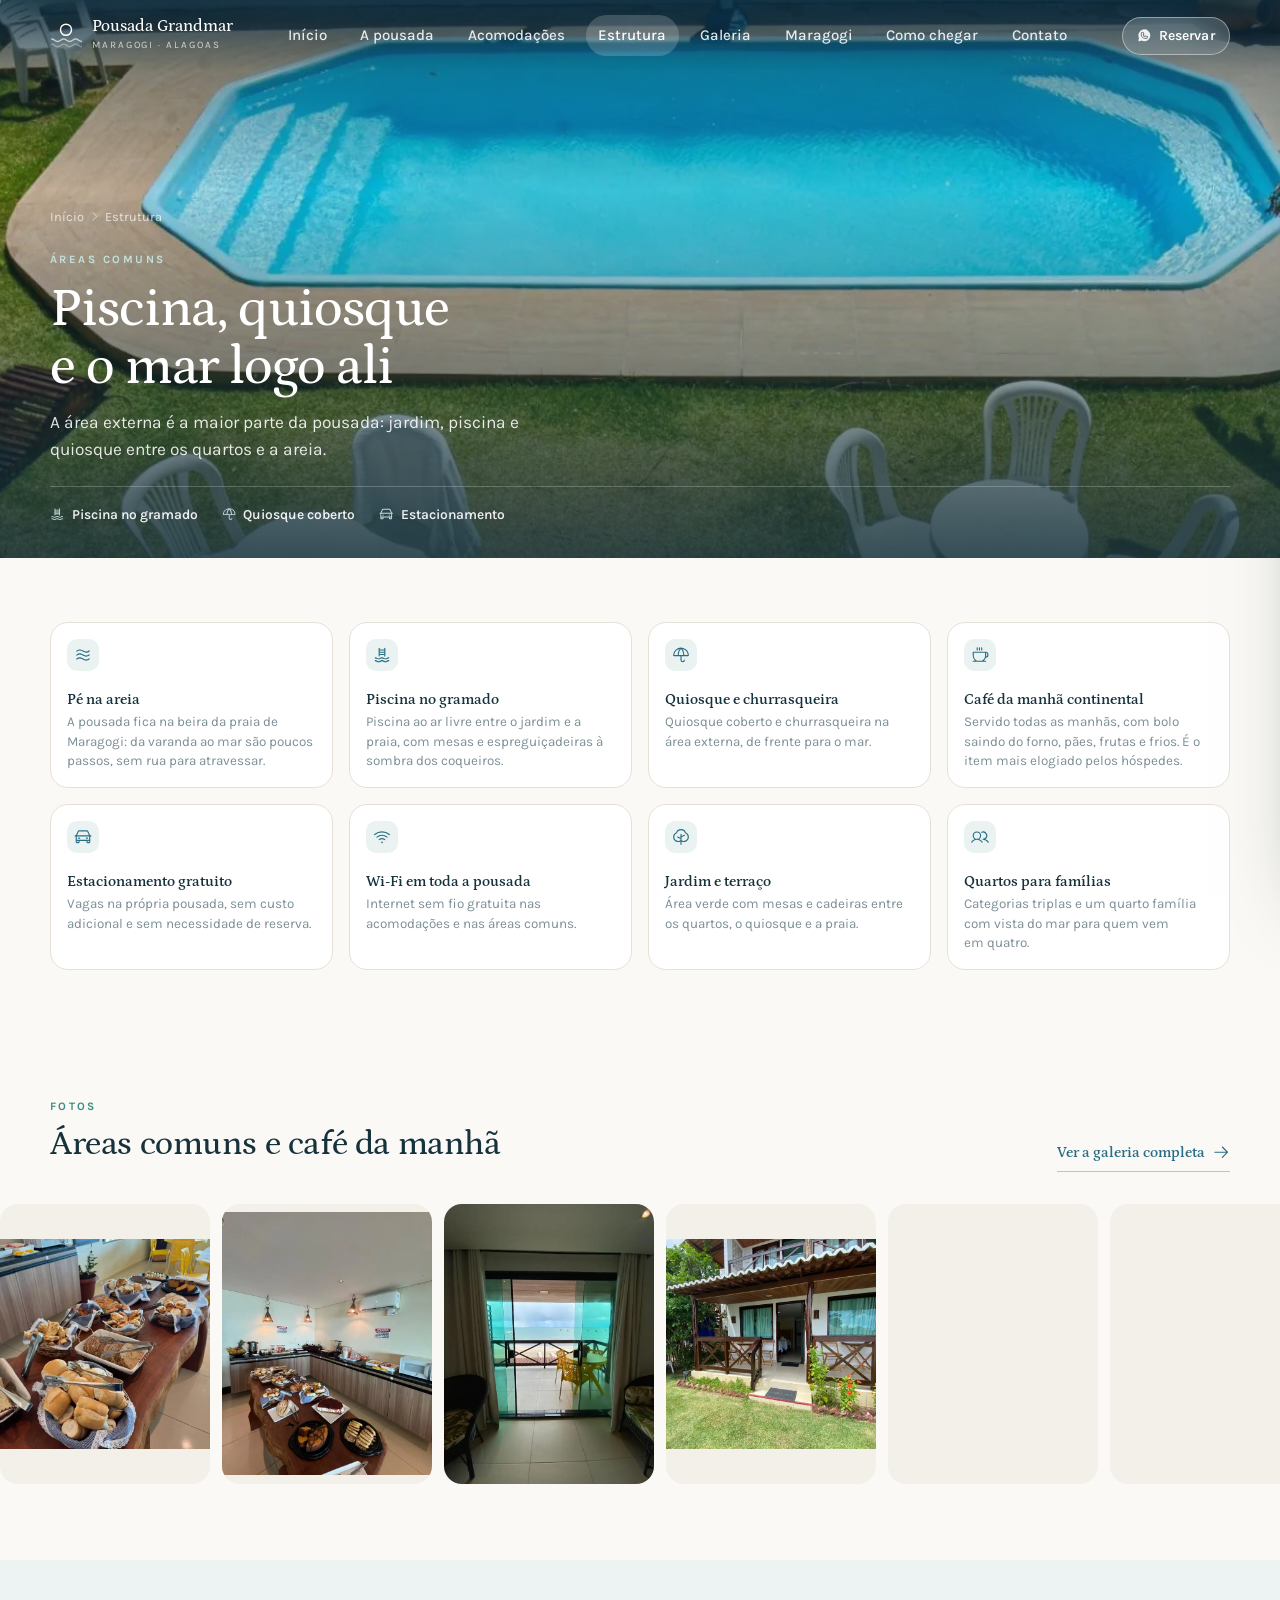
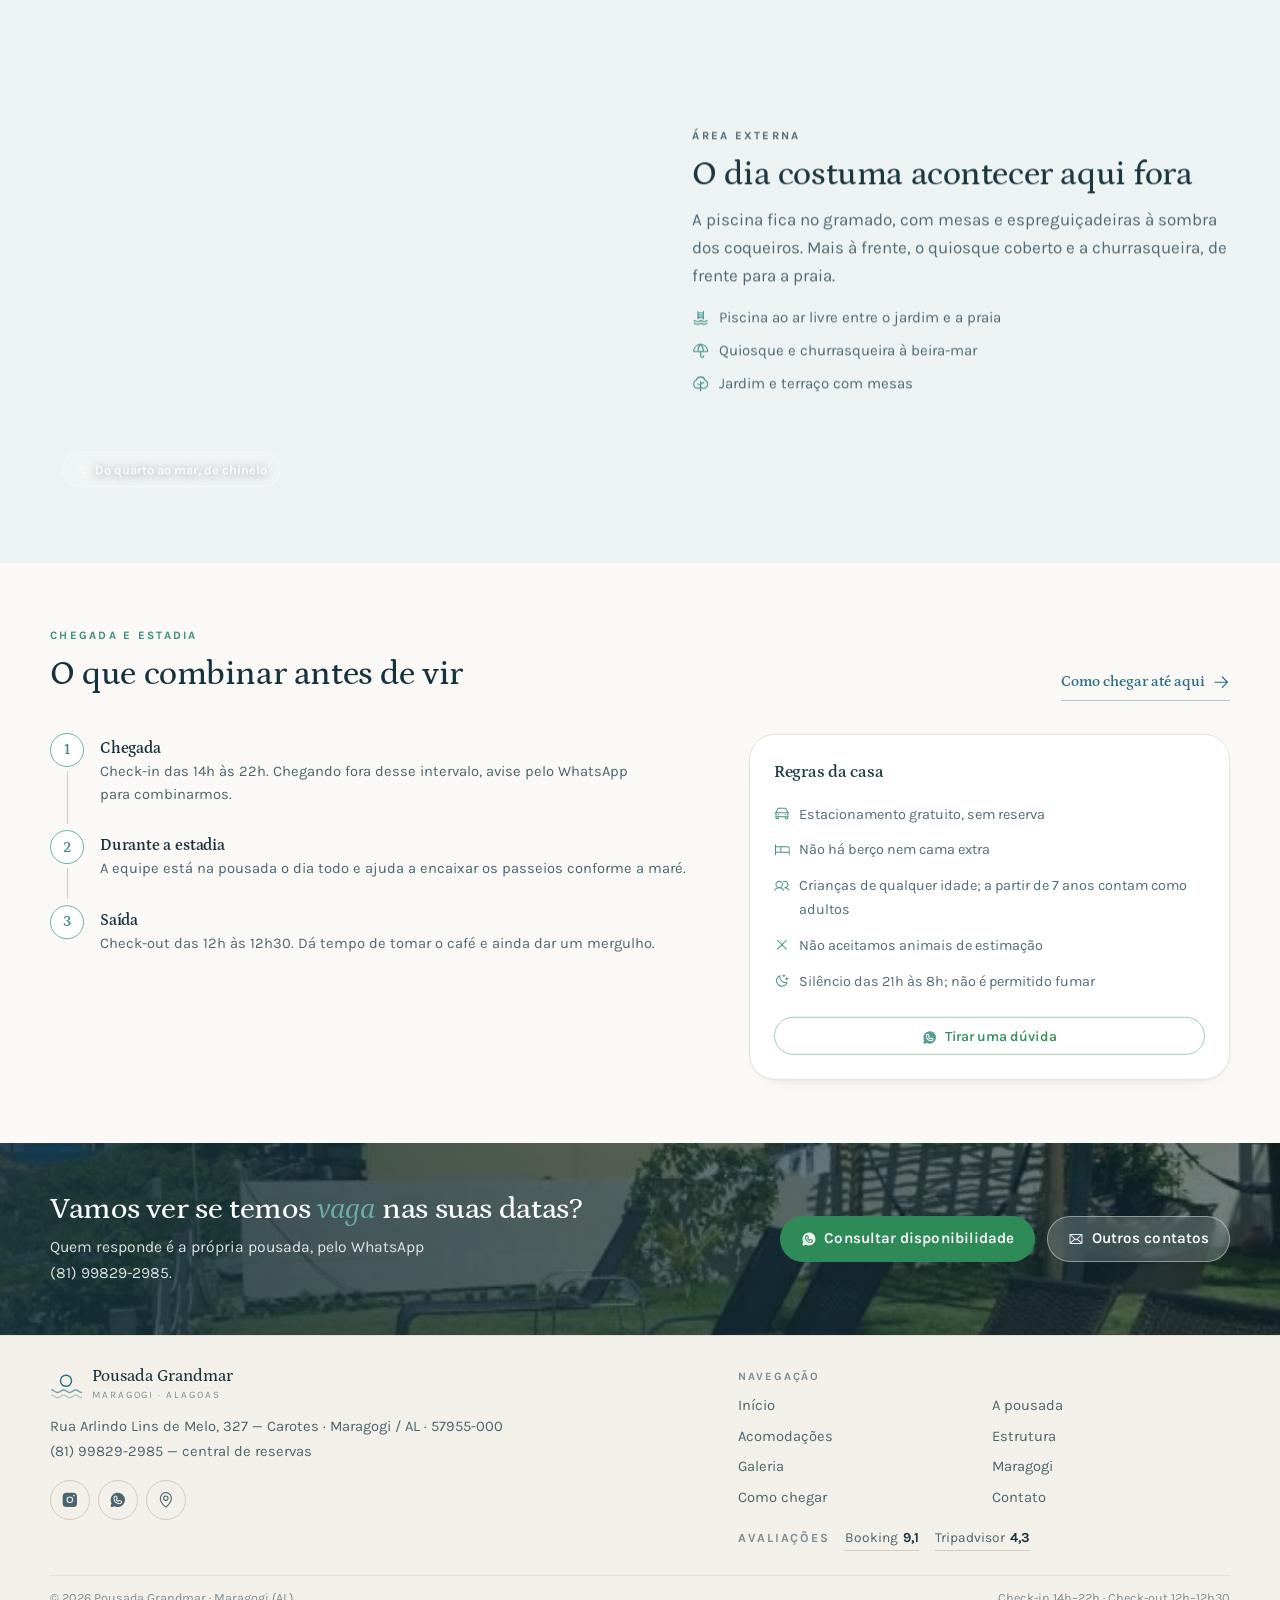
<file: estrutura.html>
<!doctype html>
<html lang="pt-BR">
<head>
<meta charset="utf-8">
<meta name="viewport" content="width=device-width, initial-scale=1">
<title>Estrutura — Pousada Grandmar, Maragogi (AL)</title>
<meta name="description" content="Piscina ao ar livre, quiosque e churrasqueira à beira-mar, jardim, terraço, estacionamento gratuito e café da manhã continental na Pousada Grandmar.">
<meta name="theme-color" content="#06283F">
<link rel="canonical" href="https://pousadagrandmar.vercel.app/estrutura">

<meta property="og:type" content="website">
<meta property="og:locale" content="pt_BR">
<meta property="og:site_name" content="Pousada Grandmar">
<meta property="og:title" content="Estrutura — Pousada Grandmar, Maragogi (AL)">
<meta property="og:description" content="Piscina ao ar livre, quiosque e churrasqueira à beira-mar, jardim, terraço, estacionamento gratuito e café da manhã continental na Pousada Grandmar.">
<meta property="og:url" content="https://pousadagrandmar.vercel.app/estrutura">
<meta property="og:image" content="https://pousadagrandmar.vercel.app/img/piscina-03.webp">
<meta name="twitter:card" content="summary_large_image">

<link rel="icon" href="img/favicon.svg" type="image/svg+xml">
<link rel="apple-touch-icon" href="img/apple-touch-icon.png">
<link rel="preconnect" href="https://fonts.googleapis.com">
<link rel="preconnect" href="https://fonts.gstatic.com" crossorigin>
<link href="https://fonts.googleapis.com/css2?family=Petrona:ital,wght@0,300..600;1,300..600&family=Karla:wght@400;500;600;700&display=swap" rel="stylesheet">
<link rel="stylesheet" href="assets/styles.css?v=8a1d5ba4">
<link rel="stylesheet" href="assets/pages.css?v=b512af89">
<noscript><style>.reveal{opacity:1}</style></noscript>

</head>
<body data-page="estrutura">
<svg xmlns="http://www.w3.org/2000/svg" width="0" height="0" style="position:absolute" aria-hidden="true" focusable="false">
<symbol id="i-whatsapp-logo-fill" viewBox="0 0 256 256" fill="currentColor"><path d="M152.58,145.23l23,11.48A24,24,0,0,1,152,176a72.08,72.08,0,0,1-72-72A24,24,0,0,1,99.29,80.46l11.48,23L101,118a8,8,0,0,0-.73,7.51,56.47,56.47,0,0,0,30.15,30.15A8,8,0,0,0,138,155ZM232,128A104,104,0,0,1,79.12,219.82L45.07,231.17a16,16,0,0,1-20.24-20.24l11.35-34.05A104,104,0,1,1,232,128Zm-40,24a8,8,0,0,0-4.42-7.16l-32-16a8,8,0,0,0-8,.5l-14.69,9.8a40.55,40.55,0,0,1-16-16l9.8-14.69a8,8,0,0,0,.5-8l-16-32A8,8,0,0,0,104,64a40,40,0,0,0-40,40,88.1,88.1,0,0,0,88,88A40,40,0,0,0,192,152Z"/></symbol>
<symbol id="i-instagram-logo-fill" viewBox="0 0 256 256" fill="currentColor"><path d="M176,24H80A56.06,56.06,0,0,0,24,80v96a56.06,56.06,0,0,0,56,56h96a56.06,56.06,0,0,0,56-56V80A56.06,56.06,0,0,0,176,24ZM128,176a48,48,0,1,1,48-48A48.05,48.05,0,0,1,128,176Zm60-96a12,12,0,1,1,12-12A12,12,0,0,1,188,80Zm-28,48a32,32,0,1,1-32-32A32,32,0,0,1,160,128Z"/></symbol>
<symbol id="i-caret-down" viewBox="0 0 256 256" fill="currentColor"><path d="M213.66,101.66l-80,80a8,8,0,0,1-11.32,0l-80-80A8,8,0,0,1,53.66,90.34L128,164.69l74.34-74.35a8,8,0,0,1,11.32,11.32Z"/></symbol>
<symbol id="i-sparkle" viewBox="0 0 256 256" fill="currentColor"><path d="M197.58,129.06,146,110l-19-51.62a15.92,15.92,0,0,0-29.88,0L78,110l-51.62,19a15.92,15.92,0,0,0,0,29.88L78,178l19,51.62a15.92,15.92,0,0,0,29.88,0L146,178l51.62-19a15.92,15.92,0,0,0,0-29.88ZM137,164.22a8,8,0,0,0-4.74,4.74L112,223.85,91.78,169A8,8,0,0,0,87,164.22L32.15,144,87,123.78A8,8,0,0,0,91.78,119L112,64.15,132.22,119a8,8,0,0,0,4.74,4.74L191.85,144ZM144,40a8,8,0,0,1,8-8h16V16a8,8,0,0,1,16,0V32h16a8,8,0,0,1,0,16H184V64a8,8,0,0,1-16,0V48H152A8,8,0,0,1,144,40ZM248,88a8,8,0,0,1-8,8h-8v8a8,8,0,0,1-16,0V96h-8a8,8,0,0,1,0-16h8V72a8,8,0,0,1,16,0v8h8A8,8,0,0,1,248,88Z"/></symbol>
<symbol id="i-bathtub" viewBox="0 0 256 256" fill="currentColor"><path d="M240,96H208a8,8,0,0,0-8-8H136a8,8,0,0,0-8,8H64V52A12,12,0,0,1,76,40a12.44,12.44,0,0,1,12.16,9.59,8,8,0,0,0,15.68-3.18A28.32,28.32,0,0,0,76,24,28,28,0,0,0,48,52V96H16a8,8,0,0,0-8,8v40a56.06,56.06,0,0,0,56,56v16a8,8,0,0,0,16,0V200h96v16a8,8,0,0,0,16,0V200a56.06,56.06,0,0,0,56-56V104A8,8,0,0,0,240,96Zm-48,8v32H144V104Zm40,40a40,40,0,0,1-40,40H64a40,40,0,0,1-40-40V112H128v32a8,8,0,0,0,8,8h64a8,8,0,0,0,8-8V112h24Z"/></symbol>
<symbol id="i-television" viewBox="0 0 256 256" fill="currentColor"><path d="M216,64H147.31l34.35-34.34a8,8,0,1,0-11.32-11.32L128,60.69,85.66,18.34A8,8,0,0,0,74.34,29.66L108.69,64H40A16,16,0,0,0,24,80V200a16,16,0,0,0,16,16H216a16,16,0,0,0,16-16V80A16,16,0,0,0,216,64ZM40,80H144V200H40ZM216,200H160V80h56V200Zm-16-84a12,12,0,1,1-12-12A12,12,0,0,1,200,116Zm0,48a12,12,0,1,1-12-12A12,12,0,0,1,200,164Z"/></symbol>
<symbol id="i-coffee" viewBox="0 0 256 256" fill="currentColor"><path d="M80,56V24a8,8,0,0,1,16,0V56a8,8,0,0,1-16,0Zm40,8a8,8,0,0,0,8-8V24a8,8,0,0,0-16,0V56A8,8,0,0,0,120,64Zm32,0a8,8,0,0,0,8-8V24a8,8,0,0,0-16,0V56A8,8,0,0,0,152,64Zm96,56v8a40,40,0,0,1-37.51,39.91,96.59,96.59,0,0,1-27,40.09H208a8,8,0,0,1,0,16H32a8,8,0,0,1,0-16H56.54A96.3,96.3,0,0,1,24,136V88a8,8,0,0,1,8-8H208A40,40,0,0,1,248,120ZM200,96H40v40a80.27,80.27,0,0,0,45.12,72h69.76A80.27,80.27,0,0,0,200,136Zm32,24a24,24,0,0,0-16-22.62V136a95.78,95.78,0,0,1-1.2,15A24,24,0,0,0,232,128Z"/></symbol>
<symbol id="i-car" viewBox="0 0 256 256" fill="currentColor"><path d="M240,104H229.2L201.42,41.5A16,16,0,0,0,186.8,32H69.2a16,16,0,0,0-14.62,9.5L26.8,104H16a8,8,0,0,0,0,16h8v80a16,16,0,0,0,16,16H64a16,16,0,0,0,16-16V184h96v16a16,16,0,0,0,16,16h24a16,16,0,0,0,16-16V120h8a8,8,0,0,0,0-16ZM69.2,48H186.8l24.89,56H44.31ZM64,200H40V184H64Zm128,0V184h24v16Zm24-32H40V120H216ZM56,144a8,8,0,0,1,8-8H80a8,8,0,0,1,0,16H64A8,8,0,0,1,56,144Zm112,0a8,8,0,0,1,8-8h16a8,8,0,0,1,0,16H176A8,8,0,0,1,168,144Z"/></symbol>
<symbol id="i-users" viewBox="0 0 256 256" fill="currentColor"><path d="M117.25,157.92a60,60,0,1,0-66.5,0A95.83,95.83,0,0,0,3.53,195.63a8,8,0,1,0,13.4,8.74,80,80,0,0,1,134.14,0,8,8,0,0,0,13.4-8.74A95.83,95.83,0,0,0,117.25,157.92ZM40,108a44,44,0,1,1,44,44A44.05,44.05,0,0,1,40,108Zm210.14,98.7a8,8,0,0,1-11.07-2.33A79.83,79.83,0,0,0,172,168a8,8,0,0,1,0-16,44,44,0,1,0-16.34-84.87,8,8,0,1,1-5.94-14.85,60,60,0,0,1,55.53,105.64,95.83,95.83,0,0,1,47.22,37.71A8,8,0,0,1,250.14,206.7Z"/></symbol>
<symbol id="i-map-pin" viewBox="0 0 256 256" fill="currentColor"><path d="M128,64a40,40,0,1,0,40,40A40,40,0,0,0,128,64Zm0,64a24,24,0,1,1,24-24A24,24,0,0,1,128,128Zm0-112a88.1,88.1,0,0,0-88,88c0,31.4,14.51,64.68,42,96.25a254.19,254.19,0,0,0,41.45,38.3,8,8,0,0,0,9.18,0A254.19,254.19,0,0,0,174,200.25c27.45-31.57,42-64.85,42-96.25A88.1,88.1,0,0,0,128,16Zm0,206c-16.53-13-72-60.75-72-118a72,72,0,0,1,144,0C200,161.23,144.53,209,128,222Z"/></symbol>
<symbol id="i-phone" viewBox="0 0 256 256" fill="currentColor"><path d="M222.37,158.46l-47.11-21.11-.13-.06a16,16,0,0,0-15.17,1.4,8.12,8.12,0,0,0-.75.56L134.87,160c-15.42-7.49-31.34-23.29-38.83-38.51l20.78-24.71c.2-.25.39-.5.57-.77a16,16,0,0,0,1.32-15.06l0-.12L97.54,33.64a16,16,0,0,0-16.62-9.52A56.26,56.26,0,0,0,32,80c0,79.4,64.6,144,144,144a56.26,56.26,0,0,0,55.88-48.92A16,16,0,0,0,222.37,158.46ZM176,208A128.14,128.14,0,0,1,48,80,40.2,40.2,0,0,1,82.87,40a.61.61,0,0,0,0,.12l21,47L83.2,111.86a6.13,6.13,0,0,0-.57.77,16,16,0,0,0-1,15.7c9.06,18.53,27.73,37.06,46.46,46.11a16,16,0,0,0,15.75-1.14,8.44,8.44,0,0,0,.74-.56L168.89,152l47,21.05h0s.08,0,.11,0A40.21,40.21,0,0,1,176,208Z"/></symbol>
<symbol id="i-envelope" viewBox="0 0 256 256" fill="currentColor"><path d="M224,48H32a8,8,0,0,0-8,8V192a16,16,0,0,0,16,16H216a16,16,0,0,0,16-16V56A8,8,0,0,0,224,48Zm-96,85.15L52.57,64H203.43ZM98.71,128,40,181.81V74.19Zm11.84,10.85,12,11.05a8,8,0,0,0,10.82,0l12-11.05,58,53.15H52.57ZM157.29,128,216,74.18V181.82Z"/></symbol>
<symbol id="i-whatsapp-logo" viewBox="0 0 256 256" fill="currentColor"><path d="M187.58,144.84l-32-16a8,8,0,0,0-8,.5l-14.69,9.8a40.55,40.55,0,0,1-16-16l9.8-14.69a8,8,0,0,0,.5-8l-16-32A8,8,0,0,0,104,64a40,40,0,0,0-40,40,88.1,88.1,0,0,0,88,88,40,40,0,0,0,40-40A8,8,0,0,0,187.58,144.84ZM152,176a72.08,72.08,0,0,1-72-72A24,24,0,0,1,99.29,80.46l11.48,23L101,118a8,8,0,0,0-.73,7.51,56.47,56.47,0,0,0,30.15,30.15A8,8,0,0,0,138,155l14.61-9.74,23,11.48A24,24,0,0,1,152,176ZM128,24A104,104,0,0,0,36.18,176.88L24.83,210.93a16,16,0,0,0,20.24,20.24l34.05-11.35A104,104,0,1,0,128,24Zm0,192a87.87,87.87,0,0,1-44.06-11.81,8,8,0,0,0-6.54-.67L40,216,52.47,178.6a8,8,0,0,0-.66-6.54A88,88,0,1,1,128,216Z"/></symbol>
<symbol id="i-instagram-logo" viewBox="0 0 256 256" fill="currentColor"><path d="M128,80a48,48,0,1,0,48,48A48.05,48.05,0,0,0,128,80Zm0,80a32,32,0,1,1,32-32A32,32,0,0,1,128,160ZM176,24H80A56.06,56.06,0,0,0,24,80v96a56.06,56.06,0,0,0,56,56h96a56.06,56.06,0,0,0,56-56V80A56.06,56.06,0,0,0,176,24Zm40,152a40,40,0,0,1-40,40H80a40,40,0,0,1-40-40V80A40,40,0,0,1,80,40h96a40,40,0,0,1,40,40ZM192,76a12,12,0,1,1-12-12A12,12,0,0,1,192,76Z"/></symbol>
<symbol id="i-arrow-right" viewBox="0 0 256 256" fill="currentColor"><path d="M221.66,133.66l-72,72a8,8,0,0,1-11.32-11.32L196.69,136H40a8,8,0,0,1,0-16H196.69L138.34,61.66a8,8,0,0,1,11.32-11.32l72,72A8,8,0,0,1,221.66,133.66Z"/></symbol>
<symbol id="i-caret-left" viewBox="0 0 256 256" fill="currentColor"><path d="M165.66,202.34a8,8,0,0,1-11.32,11.32l-80-80a8,8,0,0,1,0-11.32l80-80a8,8,0,0,1,11.32,11.32L91.31,128Z"/></symbol>
<symbol id="i-caret-right" viewBox="0 0 256 256" fill="currentColor"><path d="M181.66,133.66l-80,80a8,8,0,0,1-11.32-11.32L164.69,128,90.34,53.66a8,8,0,0,1,11.32-11.32l80,80A8,8,0,0,1,181.66,133.66Z"/></symbol>
<symbol id="i-x" viewBox="0 0 256 256" fill="currentColor"><path d="M205.66,194.34a8,8,0,0,1-11.32,11.32L128,139.31,61.66,205.66a8,8,0,0,1-11.32-11.32L116.69,128,50.34,61.66A8,8,0,0,1,61.66,50.34L128,116.69l66.34-66.35a8,8,0,0,1,11.32,11.32L139.31,128Z"/></symbol>
<symbol id="i-swimming-pool" viewBox="0 0 256 256" fill="currentColor"><path d="M88,149.39a8,8,0,0,0,8-8V128h64v15.29a8,8,0,0,0,16,0V32a8,8,0,0,0-16,0V48H96V32a8,8,0,0,0-16,0V141.39A8,8,0,0,0,88,149.39ZM96,112V96h64v16Zm64-48V80H96V64ZM24,168a8,8,0,0,1,8-8c14.42,0,22.19,5.18,28.44,9.34C66,173.06,70.42,176,80,176s14-2.94,19.56-6.66c6.24-4.16,14-9.34,28.43-9.34s22.2,5.18,28.44,9.34c5.58,3.72,10,6.66,19.57,6.66s14-2.94,19.56-6.66c6.25-4.16,14-9.34,28.44-9.34a8,8,0,0,1,0,16c-9.58,0-14,2.94-19.56,6.66-6.25,4.16-14,9.34-28.44,9.34s-22.2-5.18-28.44-9.34C142,178.94,137.57,176,128,176s-14,2.94-19.56,6.66c-6.24,4.16-14,9.34-28.43,9.34s-22.19-5.18-28.44-9.34C46,178.94,41.58,176,32,176A8,8,0,0,1,24,168Zm208,40a8,8,0,0,1-8,8c-9.58,0-14,2.94-19.56,6.66-6.25,4.16-14,9.34-28.44,9.34s-22.2-5.18-28.44-9.34C142,218.94,137.57,216,128,216s-14,2.94-19.56,6.66c-6.24,4.16-14,9.34-28.43,9.34s-22.19-5.18-28.44-9.34C46,218.94,41.58,216,32,216a8,8,0,0,1,0-16c14.42,0,22.19,5.18,28.44,9.34C66,213.06,70.42,216,80,216s14-2.94,19.56-6.66c6.24-4.16,14-9.34,28.43-9.34s22.2,5.18,28.44,9.34c5.58,3.72,10,6.66,19.57,6.66s14-2.94,19.56-6.66c6.25-4.16,14-9.34,28.44-9.34A8,8,0,0,1,232,208Z"/></symbol>
<symbol id="i-waves" viewBox="0 0 256 256" fill="currentColor"><path d="M222.16,177.25a8,8,0,0,1-1,11.25c-17.36,14.39-32.86,19.5-47,19.5-18.58,0-34.82-8.82-49.93-17-25.35-13.76-47.24-25.64-79.07.74a8,8,0,1,1-10.22-12.31c40.17-33.28,70.32-16.92,96.93-2.48,25.35,13.75,47.24,25.63,79.07-.74A8,8,0,0,1,222.16,177.25Zm-11.27-57c-31.83,26.38-53.72,14.5-79.07.74-26.61-14.43-56.76-30.79-96.93,2.49a8,8,0,0,0,10.22,12.31c31.83-26.38,53.72-14.5,79.07-.74,15.11,8.19,31.35,17,49.93,17,14.14,0,29.64-5.11,47-19.5a8,8,0,1,0-10.22-12.31ZM45.11,79.8c31.83-26.37,53.72-14.49,79.07-.74,15.11,8.2,31.35,17,49.93,17,14.14,0,29.64-5.12,47-19.5a8,8,0,1,0-10.22-12.31c-31.83,26.38-53.72,14.5-79.07.74C105.21,50.58,75.06,34.22,34.89,67.5A8,8,0,1,0,45.11,79.8Z"/></symbol>
<symbol id="i-wifi-high" viewBox="0 0 256 256" fill="currentColor"><path d="M140,204a12,12,0,1,1-12-12A12,12,0,0,1,140,204ZM237.08,87A172,172,0,0,0,18.92,87,8,8,0,0,0,29.08,99.37a156,156,0,0,1,197.84,0A8,8,0,0,0,237.08,87ZM205,122.77a124,124,0,0,0-153.94,0A8,8,0,0,0,61,135.31a108,108,0,0,1,134.06,0,8,8,0,0,0,11.24-1.3A8,8,0,0,0,205,122.77Zm-32.26,35.76a76.05,76.05,0,0,0-89.42,0,8,8,0,0,0,9.42,12.94,60,60,0,0,1,70.58,0,8,8,0,1,0,9.42-12.94Z"/></symbol>
<symbol id="i-thermometer-simple" viewBox="0 0 256 256" fill="currentColor"><path d="M136,153V88a8,8,0,0,0-16,0v65a32,32,0,1,0,16,0Zm-8,47a16,16,0,1,1,16-16A16,16,0,0,1,128,200Zm40-66V48a40,40,0,0,0-80,0v86a64,64,0,1,0,80,0Zm-40,98a48,48,0,0,1-27.42-87.4A8,8,0,0,0,104,138V48a24,24,0,0,1,48,0v90a8,8,0,0,0,3.42,6.56A48,48,0,0,1,128,232Z"/></symbol>
<symbol id="i-tree" viewBox="0 0 256 256" fill="currentColor"><path d="M198.1,62.59a76,76,0,0,0-140.2,0A71.71,71.71,0,0,0,16,127.8C15.9,166,48,199,86.14,200A72.09,72.09,0,0,0,120,192.47V232a8,8,0,0,0,16,0V192.47A72.17,72.17,0,0,0,168,200l1.82,0C208,199,240.11,166,240,127.8A71.71,71.71,0,0,0,198.1,62.59ZM169.45,184a56.08,56.08,0,0,1-33.45-10v-41l43.58-21.78a8,8,0,1,0-7.16-14.32L136,115.06V88a8,8,0,0,0-16,0v51.06L83.58,120.84a8,8,0,1,0-7.16,14.32L120,156.94v17a56,56,0,0,1-33.45,10C56.9,183.23,31.92,157.52,32,127.84A55.77,55.77,0,0,1,67.11,76a8,8,0,0,0,4.53-4.67,60,60,0,0,1,112.72,0A8,8,0,0,0,188.89,76,55.79,55.79,0,0,1,224,127.84C224.08,157.52,199.1,183.23,169.45,184Z"/></symbol>
<symbol id="i-path" viewBox="0 0 256 256" fill="currentColor"><path d="M200,168a32.06,32.06,0,0,0-31,24H72a32,32,0,0,1,0-64h96a40,40,0,0,0,0-80H72a8,8,0,0,0,0,16h96a24,24,0,0,1,0,48H72a48,48,0,0,0,0,96h97a32,32,0,1,0,31-40Zm0,48a16,16,0,1,1,16-16A16,16,0,0,1,200,216Z"/></symbol>
<symbol id="i-house-line" viewBox="0 0 256 256" fill="currentColor"><path d="M240,208H224V136l2.34,2.34A8,8,0,0,0,237.66,127L139.31,28.68a16,16,0,0,0-22.62,0L18.34,127a8,8,0,0,0,11.32,11.31L32,136v72H16a8,8,0,0,0,0,16H240a8,8,0,0,0,0-16ZM48,120l80-80,80,80v88H160V152a8,8,0,0,0-8-8H104a8,8,0,0,0-8,8v56H48Zm96,88H112V160h32Z"/></symbol>
<symbol id="i-calendar-blank" viewBox="0 0 256 256" fill="currentColor"><path d="M208,32H184V24a8,8,0,0,0-16,0v8H88V24a8,8,0,0,0-16,0v8H48A16,16,0,0,0,32,48V208a16,16,0,0,0,16,16H208a16,16,0,0,0,16-16V48A16,16,0,0,0,208,32ZM72,48v8a8,8,0,0,0,16,0V48h80v8a8,8,0,0,0,16,0V48h24V80H48V48ZM208,208H48V96H208V208Z"/></symbol>
<symbol id="i-clock" viewBox="0 0 256 256" fill="currentColor"><path d="M128,24A104,104,0,1,0,232,128,104.11,104.11,0,0,0,128,24Zm0,192a88,88,0,1,1,88-88A88.1,88.1,0,0,1,128,216Zm64-88a8,8,0,0,1-8,8H128a8,8,0,0,1-8-8V72a8,8,0,0,1,16,0v48h48A8,8,0,0,1,192,128Z"/></symbol>
<symbol id="i-plus" viewBox="0 0 256 256" fill="currentColor"><path d="M224,128a8,8,0,0,1-8,8H136v80a8,8,0,0,1-16,0V136H40a8,8,0,0,1,0-16h80V40a8,8,0,0,1,16,0v80h80A8,8,0,0,1,224,128Z"/></symbol>
<symbol id="i-drop" viewBox="0 0 256 256" fill="currentColor"><path d="M174,47.75a254.19,254.19,0,0,0-41.45-38.3,8,8,0,0,0-9.18,0A254.19,254.19,0,0,0,82,47.75C54.51,79.32,40,112.6,40,144a88,88,0,0,0,176,0C216,112.6,201.49,79.32,174,47.75ZM128,216a72.08,72.08,0,0,1-72-72c0-57.23,55.47-105,72-118,16.53,13,72,60.75,72,118A72.08,72.08,0,0,1,128,216Zm55.89-62.66a57.6,57.6,0,0,1-46.56,46.55A8.75,8.75,0,0,1,136,200a8,8,0,0,1-1.32-15.89c16.57-2.79,30.63-16.85,33.44-33.45a8,8,0,0,1,15.78,2.68Z"/></symbol>
<symbol id="i-sun" viewBox="0 0 256 256" fill="currentColor"><path d="M120,40V16a8,8,0,0,1,16,0V40a8,8,0,0,1-16,0Zm72,88a64,64,0,1,1-64-64A64.07,64.07,0,0,1,192,128Zm-16,0a48,48,0,1,0-48,48A48.05,48.05,0,0,0,176,128ZM58.34,69.66A8,8,0,0,0,69.66,58.34l-16-16A8,8,0,0,0,42.34,53.66Zm0,116.68-16,16a8,8,0,0,0,11.32,11.32l16-16a8,8,0,0,0-11.32-11.32ZM192,72a8,8,0,0,0,5.66-2.34l16-16a8,8,0,0,0-11.32-11.32l-16,16A8,8,0,0,0,192,72Zm5.66,114.34a8,8,0,0,0-11.32,11.32l16,16a8,8,0,0,0,11.32-11.32ZM48,128a8,8,0,0,0-8-8H16a8,8,0,0,0,0,16H40A8,8,0,0,0,48,128Zm80,80a8,8,0,0,0-8,8v24a8,8,0,0,0,16,0V216A8,8,0,0,0,128,208Zm112-88H216a8,8,0,0,0,0,16h24a8,8,0,0,0,0-16Z"/></symbol>
<symbol id="i-moon-stars" viewBox="0 0 256 256" fill="currentColor"><path d="M240,96a8,8,0,0,1-8,8H216v16a8,8,0,0,1-16,0V104H184a8,8,0,0,1,0-16h16V72a8,8,0,0,1,16,0V88h16A8,8,0,0,1,240,96ZM144,56h8v8a8,8,0,0,0,16,0V56h8a8,8,0,0,0,0-16h-8V32a8,8,0,0,0-16,0v8h-8a8,8,0,0,0,0,16Zm72.77,97a8,8,0,0,1,1.43,8A96,96,0,1,1,95.07,37.8a8,8,0,0,1,10.6,9.06A88.07,88.07,0,0,0,209.14,150.33,8,8,0,0,1,216.77,153Zm-19.39,14.88c-1.79.09-3.59.14-5.38.14A104.11,104.11,0,0,1,88,64c0-1.79,0-3.59.14-5.38A80,80,0,1,0,197.38,167.86Z"/></symbol>
<symbol id="i-sailboat" viewBox="0 0 256 256" fill="currentColor"><path d="M247.21,172.53A8,8,0,0,0,240,168H144V144h72a8,8,0,0,0,5.92-13.38L144,44.91V8a8,8,0,0,0-14.21-5l-104,128A8,8,0,0,0,32,144h96v24H16a8,8,0,0,0-6.25,13l29.6,37a15.93,15.93,0,0,0,12.49,6H204.16a15.93,15.93,0,0,0,12.49-6l29.6-37A8,8,0,0,0,247.21,172.53ZM197.92,128H144V68.69ZM48.81,128,128,30.53V128Zm155.35,80H51.84l-19.2-24H223.36Z"/></symbol>
<symbol id="i-bed" viewBox="0 0 256 256" fill="currentColor"><path d="M216,72H32V48a8,8,0,0,0-16,0V208a8,8,0,0,0,16,0V176H240v32a8,8,0,0,0,16,0V112A40,40,0,0,0,216,72ZM32,88h72v72H32Zm88,72V88h96a24,24,0,0,1,24,24v48Z"/></symbol>
<symbol id="i-martini" viewBox="0 0 256 256" fill="currentColor"><path d="M237.66,45.66A8,8,0,0,0,232,32H24a8,8,0,0,0-5.66,13.66L120,147.31V208H88a8,8,0,0,0,0,16h80a8,8,0,0,0,0-16H136V147.31ZM43.31,48H212.69l-16,16H59.31ZM128,132.69,75.31,80H180.69Z"/></symbol>
<symbol id="i-book-open" viewBox="0 0 256 256" fill="currentColor"><path d="M232,48H160a40,40,0,0,0-32,16A40,40,0,0,0,96,48H24a8,8,0,0,0-8,8V200a8,8,0,0,0,8,8H96a24,24,0,0,1,24,24,8,8,0,0,0,16,0,24,24,0,0,1,24-24h72a8,8,0,0,0,8-8V56A8,8,0,0,0,232,48ZM96,192H32V64H96a24,24,0,0,1,24,24V200A39.81,39.81,0,0,0,96,192Zm128,0H160a39.81,39.81,0,0,0-24,8V88a24,24,0,0,1,24-24h64Z"/></symbol>
<symbol id="i-umbrella" viewBox="0 0 256 256" fill="currentColor"><path d="M240,126.63A112.44,112.44,0,0,0,51.75,53.75a111.56,111.56,0,0,0-35.7,72.88A16,16,0,0,0,32,144h88v56a32,32,0,0,0,64,0,8,8,0,0,0-16,0,16,16,0,0,1-32,0V144h88a16,16,0,0,0,16-17.37ZM32,128l0,0a96.15,96.15,0,0,1,76.2-85.89C96.48,58,81.85,86.11,80.17,128Zm64.15,0c1.39-30.77,10.53-52.81,18.3-66.24A106.44,106.44,0,0,1,128,43.16a106.31,106.31,0,0,1,13.52,18.6C154.8,84.7,159,109.28,159.82,128Zm79.65,0c-1.68-41.89-16.31-70-28-85.94A96.07,96.07,0,0,1,224,128Z"/></symbol>
<symbol id="i-wind" viewBox="0 0 256 256" fill="currentColor"><path d="M184,184a32,32,0,0,1-32,32c-13.7,0-26.95-8.93-31.5-21.22a8,8,0,0,1,15-5.56C137.74,195.27,145,200,152,200a16,16,0,0,0,0-32H40a8,8,0,0,1,0-16H152A32,32,0,0,1,184,184Zm-64-80a32,32,0,0,0,0-64c-13.7,0-26.95,8.93-31.5,21.22a8,8,0,0,0,15,5.56C105.74,60.73,113,56,120,56a16,16,0,0,1,0,32H24a8,8,0,0,0,0,16Zm88-32c-13.7,0-26.95,8.93-31.5,21.22a8,8,0,0,0,15,5.56C193.74,92.73,201,88,208,88a16,16,0,0,1,0,32H32a8,8,0,0,0,0,16H208a32,32,0,0,0,0-64Z"/></symbol>
<symbol id="i-star" viewBox="0 0 256 256"><path d="M239.2,97.29a16,16,0,0,0-13.81-11L166,81.17,142.72,25.81h0a15.95,15.95,0,0,0-29.44,0L90.07,81.17,30.61,86.32a16,16,0,0,0-9.11,28.06L66.61,153.8,53.09,212.34a16,16,0,0,0,23.84,17.34l51-31,51.11,31a16,16,0,0,0,23.84-17.34l-13.51-58.6,45.1-39.36A16,16,0,0,0,239.2,97.29Z"/></symbol>
</svg>

<a class="skip" href="#main">Ir para o conteúdo</a>

<div class="tide" id="tide" aria-hidden="true"></div>

<header class="header" id="header">
  <div class="header__inner">
    <a class="brand" href="/">
      <svg class="brand__mark" viewBox="0 0 48 46" aria-hidden="true">
        <circle cx="24" cy="15" r="8.5" fill="none" stroke="currentColor" stroke-width="2.2"/>
        <path d="M2 29c4.6 0 4.6 4 9.2 4s4.6-4 9.2-4 4.6 4 9.2 4 4.6-4 9.2-4 4.6 4 9.2 4" fill="none" stroke="currentColor" stroke-width="2.2" stroke-linecap="round" opacity=".62"/>
        <path d="M2 37c4.6 0 4.6 4 9.2 4s4.6-4 9.2-4 4.6 4 9.2 4 4.6-4 9.2-4 4.6 4 9.2 4" fill="none" stroke="currentColor" stroke-width="2.2" stroke-linecap="round" opacity=".32"/>
      </svg>
      <span>
        <span class="brand__name">Pousada Grandmar</span>
        <span class="brand__sub">Maragogi · Alagoas</span>
      </span>
    </a>
    <nav class="nav" aria-label="Navegação principal">
      <a class="nav__link" href="/">Início</a>
      <a class="nav__link" href="/a-pousada">A pousada</a>
      <a class="nav__link" href="/acomodacoes">Acomodações</a>
      <a class="nav__link" href="/estrutura" aria-current="page">Estrutura</a>
      <a class="nav__link" href="/galeria">Galeria</a>
      <a class="nav__link" href="/maragogi">Maragogi</a>
      <a class="nav__link" href="/como-chegar">Como chegar</a>
      <a class="nav__link" href="/contato">Contato</a>
    </nav>
    <a class="btn btn--sm btn--onmedia header__cta" href="#" data-wa="Olá! Vim pelo site da Pousada Grandmar e gostaria de consultar disponibilidade.">
      <svg class="ico" aria-hidden="true"><use href="#i-whatsapp-logo-fill"></use></svg> Reservar
    </a>
    <button class="burger" type="button" id="burger" aria-expanded="false" aria-controls="drawer">
      <span class="burger__lines" aria-hidden="true"><i></i><i></i><i></i></span>
      <span class="sr-only">Abrir menu</span>
    </button>
  </div>
</header>

<div class="drawer" id="drawer" data-open="false" role="dialog" aria-modal="true" aria-label="Menu">
  <div class="drawer__top">
    <a class="brand" href="/">
      <svg class="brand__mark" viewBox="0 0 48 46" aria-hidden="true">
        <circle cx="24" cy="15" r="8.5" fill="none" stroke="currentColor" stroke-width="2.2"/>
        <path d="M2 29c4.6 0 4.6 4 9.2 4s4.6-4 9.2-4 4.6 4 9.2 4 4.6-4 9.2-4 4.6 4 9.2 4" fill="none" stroke="currentColor" stroke-width="2.2" stroke-linecap="round" opacity=".62"/>
        <path d="M2 37c4.6 0 4.6 4 9.2 4s4.6-4 9.2-4 4.6 4 9.2 4 4.6-4 9.2-4 4.6 4 9.2 4" fill="none" stroke="currentColor" stroke-width="2.2" stroke-linecap="round" opacity=".32"/>
      </svg>
      <span>
        <span class="brand__name" style="color:var(--brand-900)">Pousada Grandmar</span>
        <span class="brand__sub" style="color:var(--muted)">Maragogi · Alagoas</span>
      </span>
    </a>
    <button class="drawer__close" type="button" id="drawerClose" aria-label="Fechar menu"><svg class="ico" aria-hidden="true"><use href="#i-x"></use></svg></button>
  </div>
  <nav aria-label="Navegação">
    <a class="drawer__link" href="/">Início <svg class="ico" aria-hidden="true"><use href="#i-arrow-right"></use></svg></a>
      <a class="drawer__link" href="/a-pousada">A pousada <svg class="ico" aria-hidden="true"><use href="#i-arrow-right"></use></svg></a>
      <a class="drawer__link" href="/acomodacoes">Acomodações <svg class="ico" aria-hidden="true"><use href="#i-arrow-right"></use></svg></a>
      <a class="drawer__link" href="/estrutura" aria-current="page">Estrutura <svg class="ico" aria-hidden="true"><use href="#i-arrow-right"></use></svg></a>
      <a class="drawer__link" href="/galeria">Galeria <svg class="ico" aria-hidden="true"><use href="#i-arrow-right"></use></svg></a>
      <a class="drawer__link" href="/maragogi">Maragogi <svg class="ico" aria-hidden="true"><use href="#i-arrow-right"></use></svg></a>
      <a class="drawer__link" href="/como-chegar">Como chegar <svg class="ico" aria-hidden="true"><use href="#i-arrow-right"></use></svg></a>
      <a class="drawer__link" href="/contato">Contato <svg class="ico" aria-hidden="true"><use href="#i-arrow-right"></use></svg></a>
  </nav>
  <div class="drawer__actions">
    <a class="btn btn--whats btn--block" href="#" data-wa="Olá! Vim pelo site da Pousada Grandmar e gostaria de consultar disponibilidade."><svg class="ico" aria-hidden="true"><use href="#i-whatsapp-logo-fill"></use></svg> Falar no WhatsApp</a>
    <a class="btn btn--outline btn--block" href="https://www.instagram.com/pousadagrandmarmaragogi/" target="_blank" rel="noopener"><svg class="ico" aria-hidden="true"><use href="#i-instagram-logo-fill"></use></svg> Ver no Instagram</a>
    <p class="drawer__meta">Rua Arlindo Lins de Melo, 327 · Maragogi (AL)</p>
  </div>
</div>

<main id="main">
<header class="phx">
  <img class="phx__bg" src="img/piscina-03.webp" alt="" fetchpriority="high" width="1400" height="933">
  <div class="phx__veil" aria-hidden="true"></div>
  <div class="shell phx__inner">
    <nav class="phx__crumb" aria-label="Você está aqui">
      <a href="/">Início</a><svg class="ico" aria-hidden="true"><use href="#i-caret-right"></use></svg><span>Estrutura</span>
    </nav>
    <p class="phx__eyebrow">Áreas comuns</p>
    <h1 class="phx__title">Piscina, quiosque e o mar logo ali</h1>
    <p class="phx__lead">A área externa é a maior parte da pousada: jardim, piscina e quiosque entre os quartos e a areia.</p>
    
  </div>
  <ul class="phx__marks"><li><svg class="ico" aria-hidden="true"><use href="#i-swimming-pool"></use></svg><span>Piscina no gramado</span></li><li><svg class="ico" aria-hidden="true"><use href="#i-umbrella"></use></svg><span>Quiosque coberto</span></li><li><svg class="ico" aria-hidden="true"><use href="#i-car"></use></svg><span>Estacionamento</span></li></ul>
</header>

<section class="sec sec--tight">
  <div class="shell">
    <div class="icards" id="ofertas"></div>
  </div>
</section>

<section class="sec sec--tight" aria-labelledby="areas-h">
  <div class="shell sechead">
    <div>
      <p class="kicker">Fotos</p>
      <h2 id="areas-h">Áreas comuns e café da manhã</h2>
    </div>
    <a class="tlink" href="/galeria">Ver a galeria completa <svg class="ico" aria-hidden="true"><use href="#i-arrow-right"></use></svg></a>
  </div>
  <div class="carousel carousel--flow" id="photoCar" data-auto aria-label="Fotos das áreas comuns"></div>
</section>

<section class="sec sec--tight sec--shore">
  <div class="shell eblocos">
    <article class="ebloco reveal">
  <div class="ebloco__media">
    <img src="img/piscina-04.webp" alt="A pousada e a piscina no fim da tarde" width="1400" height="933" loading="lazy" decoding="async">
    <span class="ebloco__tag"><svg class="ico" aria-hidden="true"><use href="#i-waves"></use></svg>Do quarto ao mar, de chinelo</span>
  </div>
  <div class="ebloco__body">
    <p class="kicker">Área externa</p>
    <h2>O dia costuma acontecer aqui fora</h2>
    <p>A piscina fica no gramado, com mesas e espreguiçadeiras à sombra dos coqueiros. Mais à frente, o quiosque coberto e a churrasqueira, de frente para a praia.</p>
    <ul class="minilist"><li><svg class="ico" aria-hidden="true"><use href="#i-swimming-pool"></use></svg><span>Piscina ao ar livre entre o jardim e a praia</span></li><li><svg class="ico" aria-hidden="true"><use href="#i-umbrella"></use></svg><span>Quiosque e churrasqueira à beira-mar</span></li><li><svg class="ico" aria-hidden="true"><use href="#i-tree"></use></svg><span>Jardim e terraço com mesas</span></li></ul>
    
  </div>
</article>
  </div>
</section>

<section class="sec sec--tight" aria-labelledby="chegada-h">
  <div class="shell">
    <div class="sechead">
      <div>
        <p class="kicker">Chegada e estadia</p>
        <h2 id="chegada-h">O que combinar antes de vir</h2>
      </div>
      <a class="tlink" href="/como-chegar">Como chegar até aqui <svg class="ico" aria-hidden="true"><use href="#i-arrow-right"></use></svg></a>
    </div>
    <div class="duo">
      <ol class="steps">
        <li class="step reveal"><span class="step__n">1</span>
    <div><h3>Chegada</h3><p>Check-in das 14h às 22h. Chegando fora desse intervalo, avise pelo WhatsApp para combinarmos.</p></div></li>
        <li class="step reveal"><span class="step__n">2</span>
    <div><h3>Durante a estadia</h3><p>A equipe está na pousada o dia todo e ajuda a encaixar os passeios conforme a maré.</p></div></li>
        <li class="step reveal"><span class="step__n">3</span>
    <div><h3>Saída</h3><p>Check-out das 12h às 12h30. Dá tempo de tomar o café e ainda dar um mergulho.</p></div></li>
      </ol>
      <div class="rulecards reveal">
        <p class="rulecards__h">Regras da casa</p>
        <ul>
          <li><svg class="ico" aria-hidden="true"><use href="#i-car"></use></svg><span>Estacionamento gratuito, sem reserva</span></li>
          <li><svg class="ico" aria-hidden="true"><use href="#i-bed"></use></svg><span>Não há berço nem cama extra</span></li>
          <li><svg class="ico" aria-hidden="true"><use href="#i-users"></use></svg><span>Crianças de qualquer idade; a partir de 7 anos contam como adultos</span></li>
          <li><svg class="ico" aria-hidden="true"><use href="#i-x"></use></svg><span>Não aceitamos animais de estimação</span></li>
          <li><svg class="ico" aria-hidden="true"><use href="#i-moon-stars"></use></svg><span>Silêncio das 21h às 8h; não é permitido fumar</span></li>
        </ul>
        <a class="btn btn--whats-soft btn--sm btn--block" href="#" data-wa="Olá! Vim pelo site da Pousada Grandmar e queria tirar uma dúvida sobre a estadia."><svg class="ico" aria-hidden="true"><use href="#i-whatsapp-logo-fill"></use></svg> Tirar uma dúvida</a>
      </div>
    </div>
  </div>
</section>

</main>

<section class="prefooter" aria-label="Reservas">
  <img class="prefooter__bg" src="img/t/jardim-03.webp" alt="" loading="lazy" decoding="async">
  <div class="prefooter__inner">
    <div>
      <h2>Vamos ver se temos <span class="accent-i">vaga</span> nas suas datas?</h2>
      <p class="prefooter__lead">Quem responde é a própria pousada, pelo WhatsApp (81) 99829-2985.</p>
    </div>
    <div class="prefooter__actions">
      <a class="btn btn--whats" href="#" data-wa="Olá! Vim pelo site da Pousada Grandmar e gostaria de consultar disponibilidade."><svg class="ico" aria-hidden="true"><use href="#i-whatsapp-logo-fill"></use></svg> Consultar disponibilidade</a>
      <a class="btn btn--onmedia" href="/contato"><svg class="ico" aria-hidden="true"><use href="#i-envelope"></use></svg> Outros contatos</a>
    </div>
  </div>
</section>
<footer class="footer">
  <div class="shell">
    <div class="footer__grid">
      <div>
        <a class="brand" href="/" style="margin-right:0">
          <svg class="brand__mark" viewBox="0 0 48 46" aria-hidden="true">
        <circle cx="24" cy="15" r="8.5" fill="none" stroke="currentColor" stroke-width="2.2"/>
        <path d="M2 29c4.6 0 4.6 4 9.2 4s4.6-4 9.2-4 4.6 4 9.2 4 4.6-4 9.2-4 4.6 4 9.2 4" fill="none" stroke="currentColor" stroke-width="2.2" stroke-linecap="round" opacity=".62"/>
        <path d="M2 37c4.6 0 4.6 4 9.2 4s4.6-4 9.2-4 4.6 4 9.2 4 4.6-4 9.2-4 4.6 4 9.2 4" fill="none" stroke="currentColor" stroke-width="2.2" stroke-linecap="round" opacity=".32"/>
      </svg>
          <span>
            <span class="brand__name">Pousada Grandmar</span>
            <span class="brand__sub">Maragogi · Alagoas</span>
          </span>
        </a>
        <address>
          Rua Arlindo Lins de Melo, 327 — Carotes · Maragogi / AL · 57955-000<br>
          <a href="https://wa.me/5581998292985" target="_blank" rel="noopener">(81) 99829-2985</a> — central de reservas
        </address>
        <div class="socials">
          <a href="https://www.instagram.com/pousadagrandmarmaragogi/" target="_blank" rel="noopener" aria-label="Instagram da Pousada Grandmar"><svg class="ico" aria-hidden="true"><use href="#i-instagram-logo-fill"></use></svg></a>
          <a href="#" data-wa="Olá! Vim pelo site da Pousada Grandmar." aria-label="WhatsApp da Pousada Grandmar"><svg class="ico" aria-hidden="true"><use href="#i-whatsapp-logo-fill"></use></svg></a>
          <a href="https://www.google.com/maps/search/?api=1&query=-9.01990964,-35.22438614" target="_blank" rel="noopener" aria-label="A pousada no mapa"><svg class="ico" aria-hidden="true"><use href="#i-map-pin"></use></svg></a>
        </div>
      </div>
      <div>
        <p class="footer__h">Navegação</p>
        <ul class="footer__nav">
          <li><a href="/">Início</a></li>
          <li><a href="/a-pousada">A pousada</a></li>
          <li><a href="/acomodacoes">Acomodações</a></li>
          <li><a href="/estrutura">Estrutura</a></li>
          <li><a href="/galeria">Galeria</a></li>
          <li><a href="/maragogi">Maragogi</a></li>
          <li><a href="/como-chegar">Como chegar</a></li>
          <li><a href="/contato">Contato</a></li>
        </ul>
        <div class="plats">
          <span>Avaliações</span>
          <a href="https://www.booking.com/hotel/br/grandmarsuitesmaragogi.pt-br.html" target="_blank" rel="noopener">Booking <b>9,1</b></a>
          <a href="https://www.tripadvisor.com/Hotel_Review-g644400-d23376530-Reviews-Grandmar_Suites_Maragogi-Maragogi_State_of_Alagoas.html" target="_blank" rel="noopener">Tripadvisor <b>4,3</b></a>
        </div>
      </div>
    </div>
    <div class="footer__bar">
      <span>© <span id="ano">2026</span> Pousada Grandmar · Maragogi (AL)</span>
      <span>Check-in 14h–22h · Check-out 12h–12h30</span>
    </div>
  </div>
</footer>

<a class="fab" id="fab" href="#" data-wa="Olá! Vim pelo site da Pousada Grandmar e gostaria de consultar disponibilidade." target="_blank" rel="noopener" aria-label="Falar com a pousada no WhatsApp">
  <svg class="fab__ico" aria-hidden="true"><use href="#i-whatsapp-logo-fill"></use></svg>
  <span class="fab__label">Reservar no WhatsApp</span>
</a>

<button class="totop" id="totop" type="button" aria-label="Voltar ao topo"><svg class="ico" aria-hidden="true"><use href="#i-caret-down"></use></svg></button>

<div class="lightbox" id="lightbox" data-open="false" role="dialog" aria-modal="true" aria-label="Galeria de fotos">
  <div class="lightbox__top">
    <span class="lightbox__title" id="lbTitle"></span>
    <button class="lb-btn" type="button" id="lbClose" aria-label="Fechar galeria"><svg class="ico" aria-hidden="true"><use href="#i-x"></use></svg></button>
  </div>
  <div class="lightbox__stage" id="lbStage">
    <button class="lb-edge lb-edge--prev" type="button" id="lbPrev" aria-label="Foto anterior"><svg class="ico" aria-hidden="true"><use href="#i-caret-left"></use></svg></button>
    <img id="lbImg" alt="" hidden>
    <button class="lb-edge lb-edge--next" type="button" id="lbNext" aria-label="Próxima foto"><svg class="ico" aria-hidden="true"><use href="#i-caret-right"></use></svg></button>
  </div>
  <div class="lightbox__foot" aria-live="polite">
    <p class="lightbox__cap" id="lbCap"></p>
    <span class="lightbox__count" id="lbCount"></span>
  </div>
</div>

<script src="assets/vendor/gsap.min.js?v=9396f256"></script>
<script src="assets/vendor/ScrollTrigger.min.js?v=05ca5ad8"></script>
<script src="assets/data.js?v=171051f4"></script>
<script src="assets/app.js?v=feff517a"></script>
<script src="assets/pages.js?v=e15dd030"></script>
<script src="assets/motion.js?v=fe13a9f9"></script>
</body>
</html>
</file>
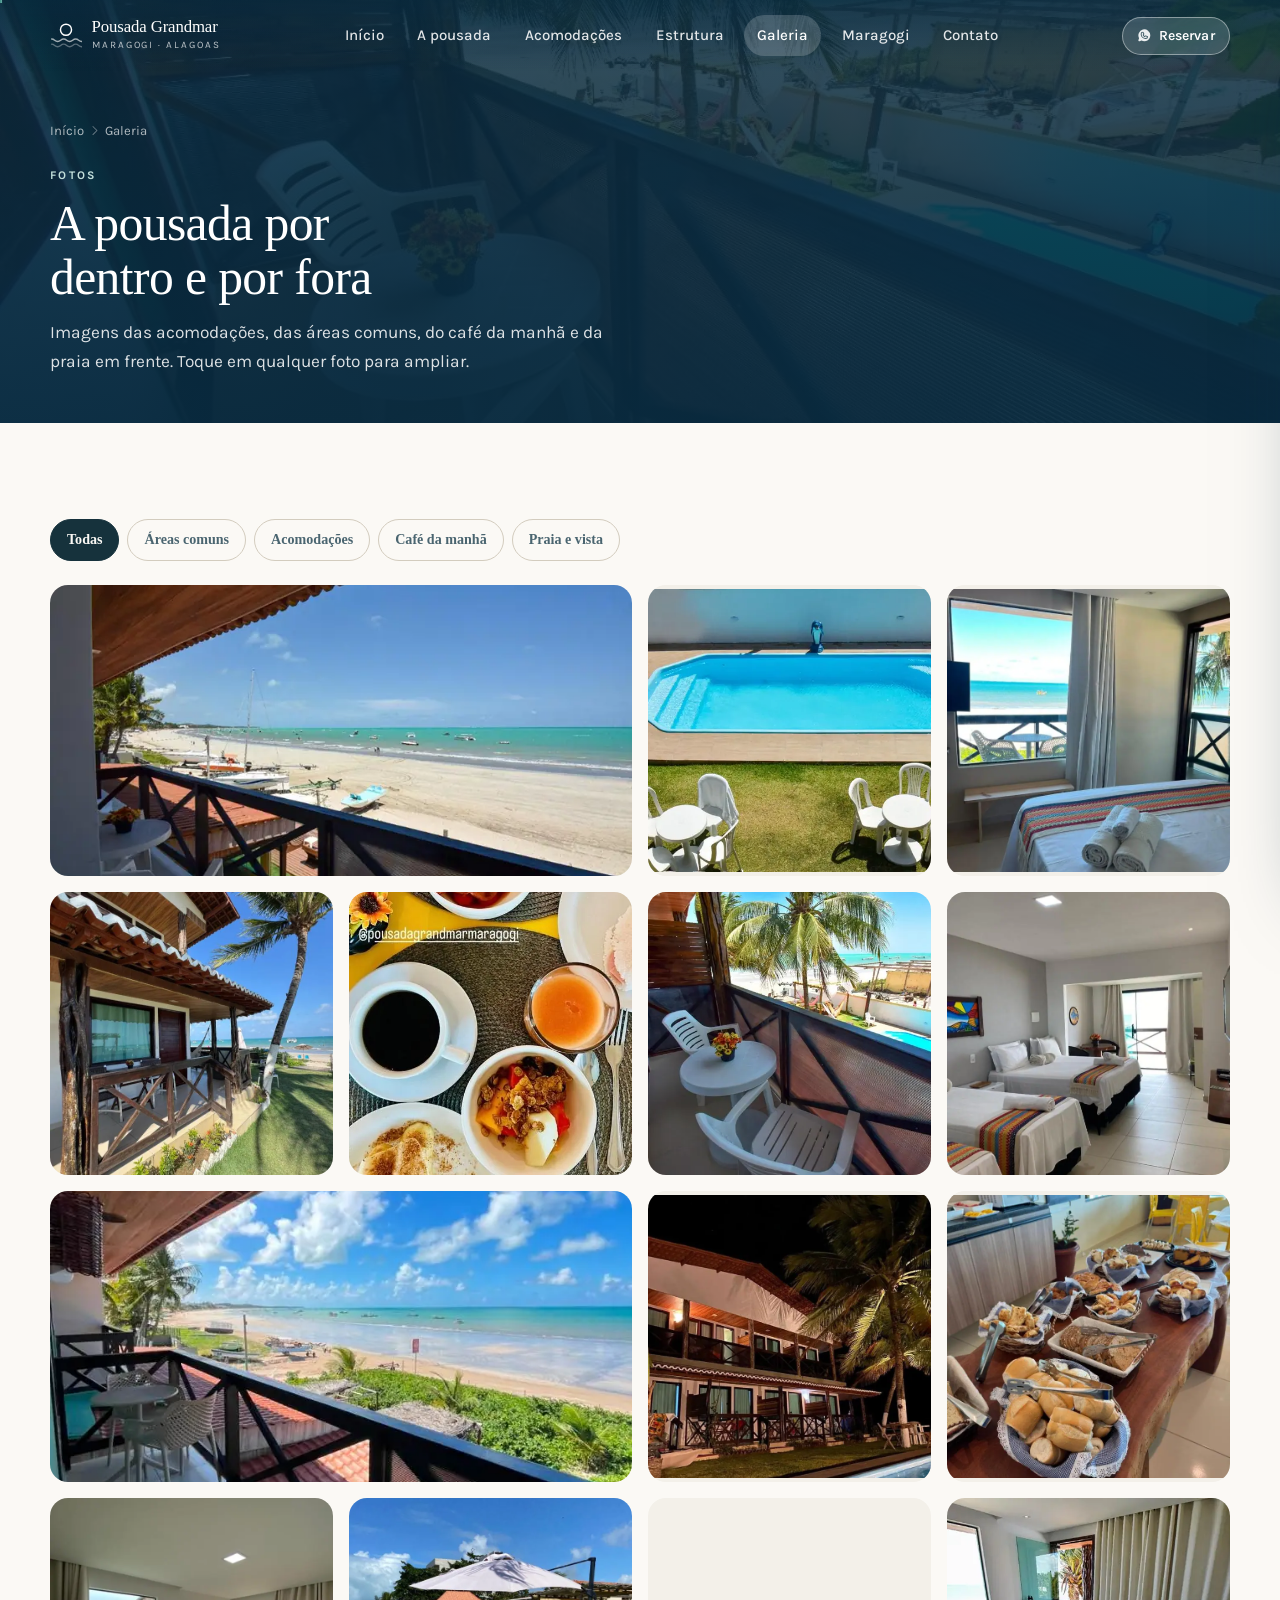
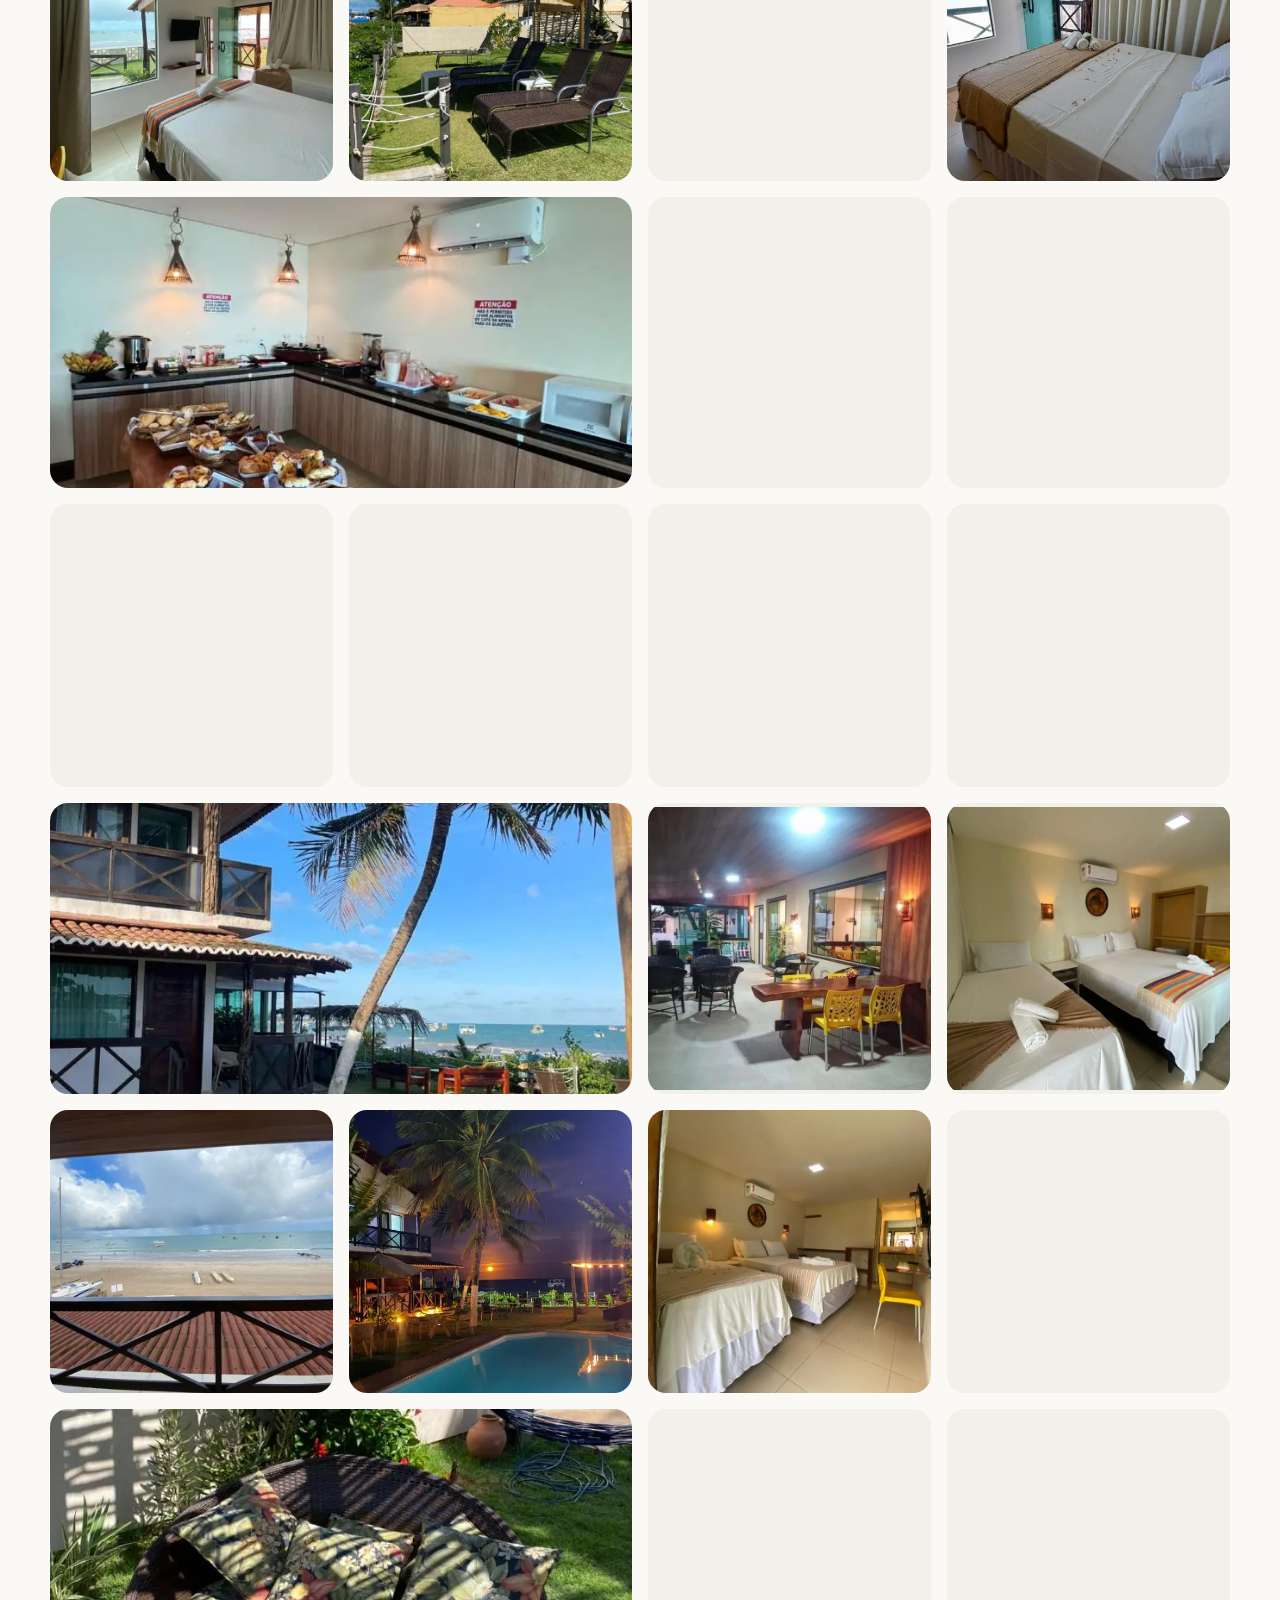
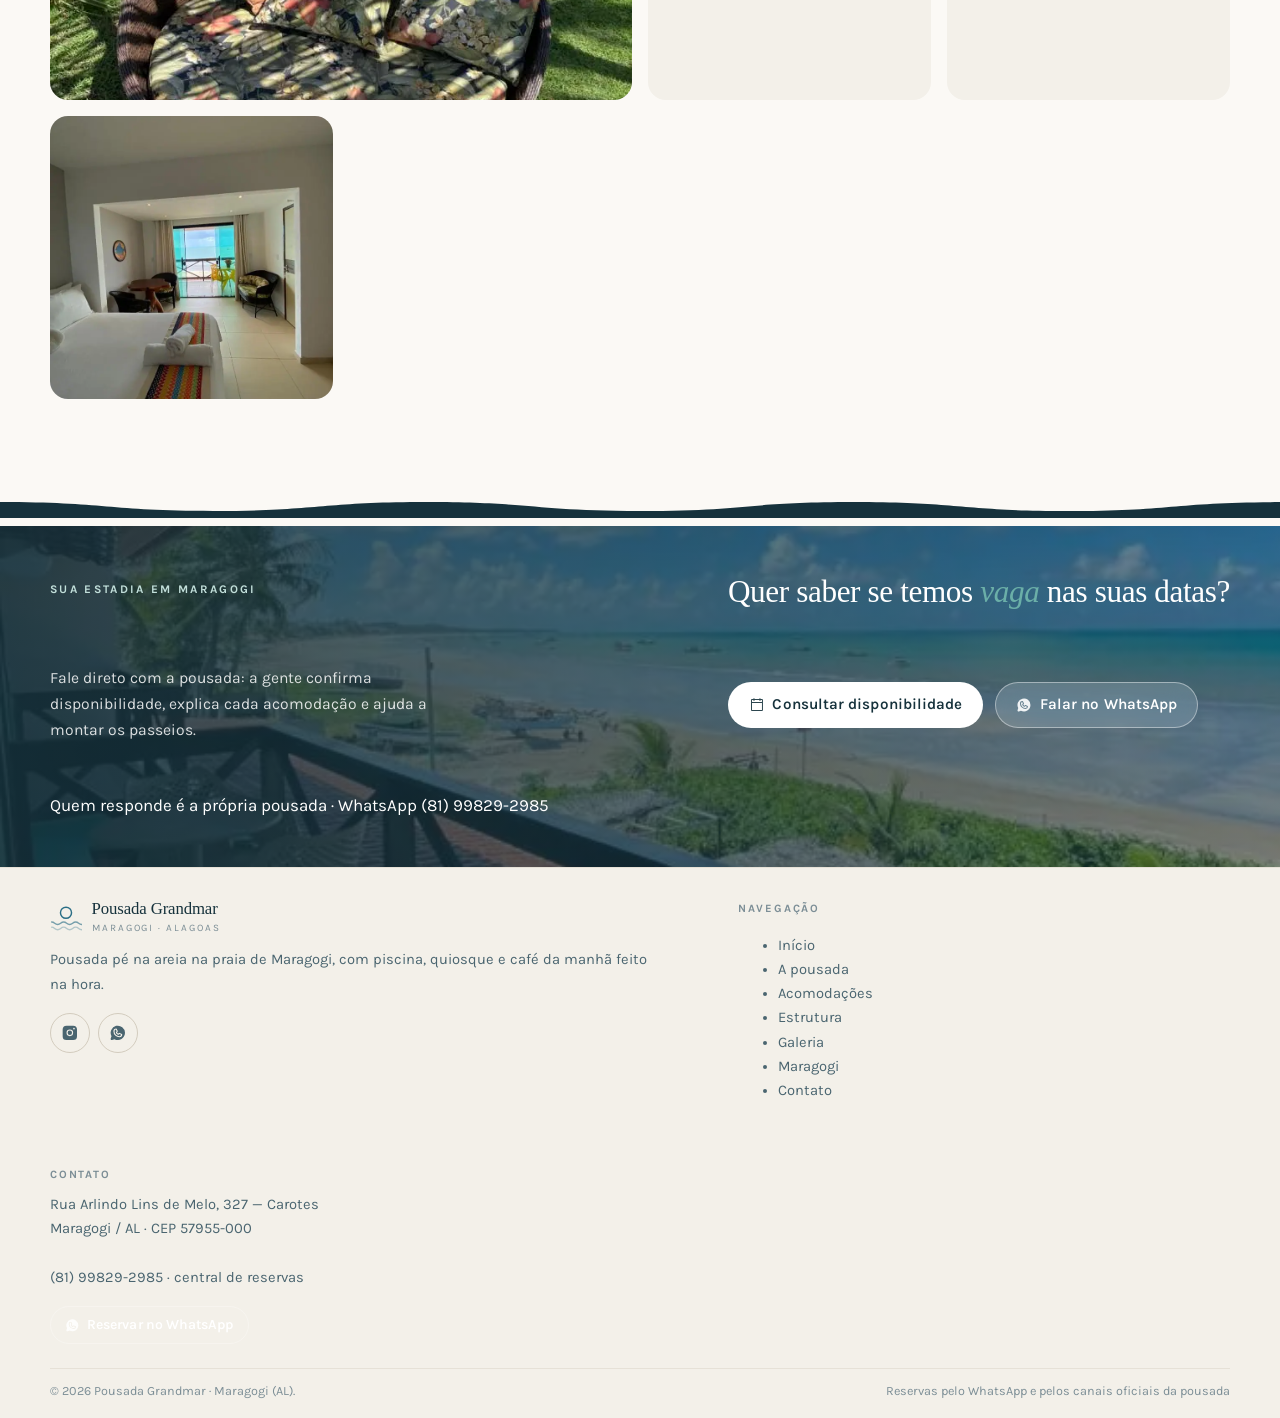
<file: galeria.html>
<!doctype html>
<html lang="pt-BR">
<head>
<meta charset="utf-8">
<meta name="viewport" content="width=device-width, initial-scale=1">
<title>Galeria de fotos — Pousada Grandmar, Maragogi (AL)</title>
<meta name="description" content="Fotos da Pousada Grandmar em Maragogi: acomodações, piscina, quiosque, café da manhã e a praia em frente à pousada.">
<meta name="theme-color" content="#06283F">
<link rel="canonical" href="https://pousadagrandmar.vercel.app/galeria">

<meta property="og:type" content="website">
<meta property="og:locale" content="pt_BR">
<meta property="og:site_name" content="Pousada Grandmar">
<meta property="og:title" content="Galeria de fotos — Pousada Grandmar, Maragogi (AL)">
<meta property="og:description" content="Fotos da Pousada Grandmar em Maragogi: acomodações, piscina, quiosque, café da manhã e a praia em frente à pousada.">
<meta property="og:url" content="https://pousadagrandmar.vercel.app/galeria">
<meta property="og:image" content="https://pousadagrandmar.vercel.app/img/varanda-03.webp">
<meta name="twitter:card" content="summary_large_image">

<link rel="icon" href="img/favicon.svg" type="image/svg+xml">
<link rel="apple-touch-icon" href="img/apple-touch-icon.png">
<link rel="preconnect" href="https://fonts.googleapis.com">
<link rel="preconnect" href="https://fonts.gstatic.com" crossorigin>
<link href="https://fonts.googleapis.com/css2?family=Bricolage+Grotesque:opsz,wdth,wght@12..96,75..100,400..700&family=Karla:wght@400;500;600;700&display=swap" rel="stylesheet">
<link rel="stylesheet" href="assets/styles.css?v=bc57a34d">
<noscript><style>.reveal{opacity:1}</style></noscript>

</head>
<body data-page="galeria">
<svg xmlns="http://www.w3.org/2000/svg" width="0" height="0" style="position:absolute" aria-hidden="true" focusable="false">
<symbol id="i-whatsapp-logo-fill" viewBox="0 0 256 256" fill="currentColor"><path d="M152.58,145.23l23,11.48A24,24,0,0,1,152,176a72.08,72.08,0,0,1-72-72A24,24,0,0,1,99.29,80.46l11.48,23L101,118a8,8,0,0,0-.73,7.51,56.47,56.47,0,0,0,30.15,30.15A8,8,0,0,0,138,155ZM232,128A104,104,0,0,1,79.12,219.82L45.07,231.17a16,16,0,0,1-20.24-20.24l11.35-34.05A104,104,0,1,1,232,128Zm-40,24a8,8,0,0,0-4.42-7.16l-32-16a8,8,0,0,0-8,.5l-14.69,9.8a40.55,40.55,0,0,1-16-16l9.8-14.69a8,8,0,0,0,.5-8l-16-32A8,8,0,0,0,104,64a40,40,0,0,0-40,40,88.1,88.1,0,0,0,88,88A40,40,0,0,0,192,152Z"/></symbol>
<symbol id="i-instagram-logo-fill" viewBox="0 0 256 256" fill="currentColor"><path d="M176,24H80A56.06,56.06,0,0,0,24,80v96a56.06,56.06,0,0,0,56,56h96a56.06,56.06,0,0,0,56-56V80A56.06,56.06,0,0,0,176,24ZM128,176a48,48,0,1,1,48-48A48.05,48.05,0,0,1,128,176Zm60-96a12,12,0,1,1,12-12A12,12,0,0,1,188,80Zm-28,48a32,32,0,1,1-32-32A32,32,0,0,1,160,128Z"/></symbol>
<symbol id="i-caret-down" viewBox="0 0 256 256" fill="currentColor"><path d="M213.66,101.66l-80,80a8,8,0,0,1-11.32,0l-80-80A8,8,0,0,1,53.66,90.34L128,164.69l74.34-74.35a8,8,0,0,1,11.32,11.32Z"/></symbol>
<symbol id="i-sparkle" viewBox="0 0 256 256" fill="currentColor"><path d="M197.58,129.06,146,110l-19-51.62a15.92,15.92,0,0,0-29.88,0L78,110l-51.62,19a15.92,15.92,0,0,0,0,29.88L78,178l19,51.62a15.92,15.92,0,0,0,29.88,0L146,178l51.62-19a15.92,15.92,0,0,0,0-29.88ZM137,164.22a8,8,0,0,0-4.74,4.74L112,223.85,91.78,169A8,8,0,0,0,87,164.22L32.15,144,87,123.78A8,8,0,0,0,91.78,119L112,64.15,132.22,119a8,8,0,0,0,4.74,4.74L191.85,144ZM144,40a8,8,0,0,1,8-8h16V16a8,8,0,0,1,16,0V32h16a8,8,0,0,1,0,16H184V64a8,8,0,0,1-16,0V48H152A8,8,0,0,1,144,40ZM248,88a8,8,0,0,1-8,8h-8v8a8,8,0,0,1-16,0V96h-8a8,8,0,0,1,0-16h8V72a8,8,0,0,1,16,0v8h8A8,8,0,0,1,248,88Z"/></symbol>
<symbol id="i-bathtub" viewBox="0 0 256 256" fill="currentColor"><path d="M240,96H208a8,8,0,0,0-8-8H136a8,8,0,0,0-8,8H64V52A12,12,0,0,1,76,40a12.44,12.44,0,0,1,12.16,9.59,8,8,0,0,0,15.68-3.18A28.32,28.32,0,0,0,76,24,28,28,0,0,0,48,52V96H16a8,8,0,0,0-8,8v40a56.06,56.06,0,0,0,56,56v16a8,8,0,0,0,16,0V200h96v16a8,8,0,0,0,16,0V200a56.06,56.06,0,0,0,56-56V104A8,8,0,0,0,240,96Zm-48,8v32H144V104Zm40,40a40,40,0,0,1-40,40H64a40,40,0,0,1-40-40V112H128v32a8,8,0,0,0,8,8h64a8,8,0,0,0,8-8V112h24Z"/></symbol>
<symbol id="i-television" viewBox="0 0 256 256" fill="currentColor"><path d="M216,64H147.31l34.35-34.34a8,8,0,1,0-11.32-11.32L128,60.69,85.66,18.34A8,8,0,0,0,74.34,29.66L108.69,64H40A16,16,0,0,0,24,80V200a16,16,0,0,0,16,16H216a16,16,0,0,0,16-16V80A16,16,0,0,0,216,64ZM40,80H144V200H40ZM216,200H160V80h56V200Zm-16-84a12,12,0,1,1-12-12A12,12,0,0,1,200,116Zm0,48a12,12,0,1,1-12-12A12,12,0,0,1,200,164Z"/></symbol>
<symbol id="i-coffee" viewBox="0 0 256 256" fill="currentColor"><path d="M80,56V24a8,8,0,0,1,16,0V56a8,8,0,0,1-16,0Zm40,8a8,8,0,0,0,8-8V24a8,8,0,0,0-16,0V56A8,8,0,0,0,120,64Zm32,0a8,8,0,0,0,8-8V24a8,8,0,0,0-16,0V56A8,8,0,0,0,152,64Zm96,56v8a40,40,0,0,1-37.51,39.91,96.59,96.59,0,0,1-27,40.09H208a8,8,0,0,1,0,16H32a8,8,0,0,1,0-16H56.54A96.3,96.3,0,0,1,24,136V88a8,8,0,0,1,8-8H208A40,40,0,0,1,248,120ZM200,96H40v40a80.27,80.27,0,0,0,45.12,72h69.76A80.27,80.27,0,0,0,200,136Zm32,24a24,24,0,0,0-16-22.62V136a95.78,95.78,0,0,1-1.2,15A24,24,0,0,0,232,128Z"/></symbol>
<symbol id="i-car" viewBox="0 0 256 256" fill="currentColor"><path d="M240,104H229.2L201.42,41.5A16,16,0,0,0,186.8,32H69.2a16,16,0,0,0-14.62,9.5L26.8,104H16a8,8,0,0,0,0,16h8v80a16,16,0,0,0,16,16H64a16,16,0,0,0,16-16V184h96v16a16,16,0,0,0,16,16h24a16,16,0,0,0,16-16V120h8a8,8,0,0,0,0-16ZM69.2,48H186.8l24.89,56H44.31ZM64,200H40V184H64Zm128,0V184h24v16Zm24-32H40V120H216ZM56,144a8,8,0,0,1,8-8H80a8,8,0,0,1,0,16H64A8,8,0,0,1,56,144Zm112,0a8,8,0,0,1,8-8h16a8,8,0,0,1,0,16H176A8,8,0,0,1,168,144Z"/></symbol>
<symbol id="i-users" viewBox="0 0 256 256" fill="currentColor"><path d="M117.25,157.92a60,60,0,1,0-66.5,0A95.83,95.83,0,0,0,3.53,195.63a8,8,0,1,0,13.4,8.74,80,80,0,0,1,134.14,0,8,8,0,0,0,13.4-8.74A95.83,95.83,0,0,0,117.25,157.92ZM40,108a44,44,0,1,1,44,44A44.05,44.05,0,0,1,40,108Zm210.14,98.7a8,8,0,0,1-11.07-2.33A79.83,79.83,0,0,0,172,168a8,8,0,0,1,0-16,44,44,0,1,0-16.34-84.87,8,8,0,1,1-5.94-14.85,60,60,0,0,1,55.53,105.64,95.83,95.83,0,0,1,47.22,37.71A8,8,0,0,1,250.14,206.7Z"/></symbol>
<symbol id="i-map-pin" viewBox="0 0 256 256" fill="currentColor"><path d="M128,64a40,40,0,1,0,40,40A40,40,0,0,0,128,64Zm0,64a24,24,0,1,1,24-24A24,24,0,0,1,128,128Zm0-112a88.1,88.1,0,0,0-88,88c0,31.4,14.51,64.68,42,96.25a254.19,254.19,0,0,0,41.45,38.3,8,8,0,0,0,9.18,0A254.19,254.19,0,0,0,174,200.25c27.45-31.57,42-64.85,42-96.25A88.1,88.1,0,0,0,128,16Zm0,206c-16.53-13-72-60.75-72-118a72,72,0,0,1,144,0C200,161.23,144.53,209,128,222Z"/></symbol>
<symbol id="i-phone" viewBox="0 0 256 256" fill="currentColor"><path d="M222.37,158.46l-47.11-21.11-.13-.06a16,16,0,0,0-15.17,1.4,8.12,8.12,0,0,0-.75.56L134.87,160c-15.42-7.49-31.34-23.29-38.83-38.51l20.78-24.71c.2-.25.39-.5.57-.77a16,16,0,0,0,1.32-15.06l0-.12L97.54,33.64a16,16,0,0,0-16.62-9.52A56.26,56.26,0,0,0,32,80c0,79.4,64.6,144,144,144a56.26,56.26,0,0,0,55.88-48.92A16,16,0,0,0,222.37,158.46ZM176,208A128.14,128.14,0,0,1,48,80,40.2,40.2,0,0,1,82.87,40a.61.61,0,0,0,0,.12l21,47L83.2,111.86a6.13,6.13,0,0,0-.57.77,16,16,0,0,0-1,15.7c9.06,18.53,27.73,37.06,46.46,46.11a16,16,0,0,0,15.75-1.14,8.44,8.44,0,0,0,.74-.56L168.89,152l47,21.05h0s.08,0,.11,0A40.21,40.21,0,0,1,176,208Z"/></symbol>
<symbol id="i-envelope" viewBox="0 0 256 256" fill="currentColor"><path d="M224,48H32a8,8,0,0,0-8,8V192a16,16,0,0,0,16,16H216a16,16,0,0,0,16-16V56A8,8,0,0,0,224,48Zm-96,85.15L52.57,64H203.43ZM98.71,128,40,181.81V74.19Zm11.84,10.85,12,11.05a8,8,0,0,0,10.82,0l12-11.05,58,53.15H52.57ZM157.29,128,216,74.18V181.82Z"/></symbol>
<symbol id="i-whatsapp-logo" viewBox="0 0 256 256" fill="currentColor"><path d="M187.58,144.84l-32-16a8,8,0,0,0-8,.5l-14.69,9.8a40.55,40.55,0,0,1-16-16l9.8-14.69a8,8,0,0,0,.5-8l-16-32A8,8,0,0,0,104,64a40,40,0,0,0-40,40,88.1,88.1,0,0,0,88,88,40,40,0,0,0,40-40A8,8,0,0,0,187.58,144.84ZM152,176a72.08,72.08,0,0,1-72-72A24,24,0,0,1,99.29,80.46l11.48,23L101,118a8,8,0,0,0-.73,7.51,56.47,56.47,0,0,0,30.15,30.15A8,8,0,0,0,138,155l14.61-9.74,23,11.48A24,24,0,0,1,152,176ZM128,24A104,104,0,0,0,36.18,176.88L24.83,210.93a16,16,0,0,0,20.24,20.24l34.05-11.35A104,104,0,1,0,128,24Zm0,192a87.87,87.87,0,0,1-44.06-11.81,8,8,0,0,0-6.54-.67L40,216,52.47,178.6a8,8,0,0,0-.66-6.54A88,88,0,1,1,128,216Z"/></symbol>
<symbol id="i-instagram-logo" viewBox="0 0 256 256" fill="currentColor"><path d="M128,80a48,48,0,1,0,48,48A48.05,48.05,0,0,0,128,80Zm0,80a32,32,0,1,1,32-32A32,32,0,0,1,128,160ZM176,24H80A56.06,56.06,0,0,0,24,80v96a56.06,56.06,0,0,0,56,56h96a56.06,56.06,0,0,0,56-56V80A56.06,56.06,0,0,0,176,24Zm40,152a40,40,0,0,1-40,40H80a40,40,0,0,1-40-40V80A40,40,0,0,1,80,40h96a40,40,0,0,1,40,40ZM192,76a12,12,0,1,1-12-12A12,12,0,0,1,192,76Z"/></symbol>
<symbol id="i-arrow-right" viewBox="0 0 256 256" fill="currentColor"><path d="M221.66,133.66l-72,72a8,8,0,0,1-11.32-11.32L196.69,136H40a8,8,0,0,1,0-16H196.69L138.34,61.66a8,8,0,0,1,11.32-11.32l72,72A8,8,0,0,1,221.66,133.66Z"/></symbol>
<symbol id="i-caret-left" viewBox="0 0 256 256" fill="currentColor"><path d="M165.66,202.34a8,8,0,0,1-11.32,11.32l-80-80a8,8,0,0,1,0-11.32l80-80a8,8,0,0,1,11.32,11.32L91.31,128Z"/></symbol>
<symbol id="i-caret-right" viewBox="0 0 256 256" fill="currentColor"><path d="M181.66,133.66l-80,80a8,8,0,0,1-11.32-11.32L164.69,128,90.34,53.66a8,8,0,0,1,11.32-11.32l80,80A8,8,0,0,1,181.66,133.66Z"/></symbol>
<symbol id="i-x" viewBox="0 0 256 256" fill="currentColor"><path d="M205.66,194.34a8,8,0,0,1-11.32,11.32L128,139.31,61.66,205.66a8,8,0,0,1-11.32-11.32L116.69,128,50.34,61.66A8,8,0,0,1,61.66,50.34L128,116.69l66.34-66.35a8,8,0,0,1,11.32,11.32L139.31,128Z"/></symbol>
<symbol id="i-swimming-pool" viewBox="0 0 256 256" fill="currentColor"><path d="M88,149.39a8,8,0,0,0,8-8V128h64v15.29a8,8,0,0,0,16,0V32a8,8,0,0,0-16,0V48H96V32a8,8,0,0,0-16,0V141.39A8,8,0,0,0,88,149.39ZM96,112V96h64v16Zm64-48V80H96V64ZM24,168a8,8,0,0,1,8-8c14.42,0,22.19,5.18,28.44,9.34C66,173.06,70.42,176,80,176s14-2.94,19.56-6.66c6.24-4.16,14-9.34,28.43-9.34s22.2,5.18,28.44,9.34c5.58,3.72,10,6.66,19.57,6.66s14-2.94,19.56-6.66c6.25-4.16,14-9.34,28.44-9.34a8,8,0,0,1,0,16c-9.58,0-14,2.94-19.56,6.66-6.25,4.16-14,9.34-28.44,9.34s-22.2-5.18-28.44-9.34C142,178.94,137.57,176,128,176s-14,2.94-19.56,6.66c-6.24,4.16-14,9.34-28.43,9.34s-22.19-5.18-28.44-9.34C46,178.94,41.58,176,32,176A8,8,0,0,1,24,168Zm208,40a8,8,0,0,1-8,8c-9.58,0-14,2.94-19.56,6.66-6.25,4.16-14,9.34-28.44,9.34s-22.2-5.18-28.44-9.34C142,218.94,137.57,216,128,216s-14,2.94-19.56,6.66c-6.24,4.16-14,9.34-28.43,9.34s-22.19-5.18-28.44-9.34C46,218.94,41.58,216,32,216a8,8,0,0,1,0-16c14.42,0,22.19,5.18,28.44,9.34C66,213.06,70.42,216,80,216s14-2.94,19.56-6.66c6.24-4.16,14-9.34,28.43-9.34s22.2,5.18,28.44,9.34c5.58,3.72,10,6.66,19.57,6.66s14-2.94,19.56-6.66c6.25-4.16,14-9.34,28.44-9.34A8,8,0,0,1,232,208Z"/></symbol>
<symbol id="i-waves" viewBox="0 0 256 256" fill="currentColor"><path d="M222.16,177.25a8,8,0,0,1-1,11.25c-17.36,14.39-32.86,19.5-47,19.5-18.58,0-34.82-8.82-49.93-17-25.35-13.76-47.24-25.64-79.07.74a8,8,0,1,1-10.22-12.31c40.17-33.28,70.32-16.92,96.93-2.48,25.35,13.75,47.24,25.63,79.07-.74A8,8,0,0,1,222.16,177.25Zm-11.27-57c-31.83,26.38-53.72,14.5-79.07.74-26.61-14.43-56.76-30.79-96.93,2.49a8,8,0,0,0,10.22,12.31c31.83-26.38,53.72-14.5,79.07-.74,15.11,8.19,31.35,17,49.93,17,14.14,0,29.64-5.11,47-19.5a8,8,0,1,0-10.22-12.31ZM45.11,79.8c31.83-26.37,53.72-14.49,79.07-.74,15.11,8.2,31.35,17,49.93,17,14.14,0,29.64-5.12,47-19.5a8,8,0,1,0-10.22-12.31c-31.83,26.38-53.72,14.5-79.07.74C105.21,50.58,75.06,34.22,34.89,67.5A8,8,0,1,0,45.11,79.8Z"/></symbol>
<symbol id="i-wifi-high" viewBox="0 0 256 256" fill="currentColor"><path d="M140,204a12,12,0,1,1-12-12A12,12,0,0,1,140,204ZM237.08,87A172,172,0,0,0,18.92,87,8,8,0,0,0,29.08,99.37a156,156,0,0,1,197.84,0A8,8,0,0,0,237.08,87ZM205,122.77a124,124,0,0,0-153.94,0A8,8,0,0,0,61,135.31a108,108,0,0,1,134.06,0,8,8,0,0,0,11.24-1.3A8,8,0,0,0,205,122.77Zm-32.26,35.76a76.05,76.05,0,0,0-89.42,0,8,8,0,0,0,9.42,12.94,60,60,0,0,1,70.58,0,8,8,0,1,0,9.42-12.94Z"/></symbol>
<symbol id="i-thermometer-simple" viewBox="0 0 256 256" fill="currentColor"><path d="M136,153V88a8,8,0,0,0-16,0v65a32,32,0,1,0,16,0Zm-8,47a16,16,0,1,1,16-16A16,16,0,0,1,128,200Zm40-66V48a40,40,0,0,0-80,0v86a64,64,0,1,0,80,0Zm-40,98a48,48,0,0,1-27.42-87.4A8,8,0,0,0,104,138V48a24,24,0,0,1,48,0v90a8,8,0,0,0,3.42,6.56A48,48,0,0,1,128,232Z"/></symbol>
<symbol id="i-tree" viewBox="0 0 256 256" fill="currentColor"><path d="M198.1,62.59a76,76,0,0,0-140.2,0A71.71,71.71,0,0,0,16,127.8C15.9,166,48,199,86.14,200A72.09,72.09,0,0,0,120,192.47V232a8,8,0,0,0,16,0V192.47A72.17,72.17,0,0,0,168,200l1.82,0C208,199,240.11,166,240,127.8A71.71,71.71,0,0,0,198.1,62.59ZM169.45,184a56.08,56.08,0,0,1-33.45-10v-41l43.58-21.78a8,8,0,1,0-7.16-14.32L136,115.06V88a8,8,0,0,0-16,0v51.06L83.58,120.84a8,8,0,1,0-7.16,14.32L120,156.94v17a56,56,0,0,1-33.45,10C56.9,183.23,31.92,157.52,32,127.84A55.77,55.77,0,0,1,67.11,76a8,8,0,0,0,4.53-4.67,60,60,0,0,1,112.72,0A8,8,0,0,0,188.89,76,55.79,55.79,0,0,1,224,127.84C224.08,157.52,199.1,183.23,169.45,184Z"/></symbol>
<symbol id="i-path" viewBox="0 0 256 256" fill="currentColor"><path d="M200,168a32.06,32.06,0,0,0-31,24H72a32,32,0,0,1,0-64h96a40,40,0,0,0,0-80H72a8,8,0,0,0,0,16h96a24,24,0,0,1,0,48H72a48,48,0,0,0,0,96h97a32,32,0,1,0,31-40Zm0,48a16,16,0,1,1,16-16A16,16,0,0,1,200,216Z"/></symbol>
<symbol id="i-house-line" viewBox="0 0 256 256" fill="currentColor"><path d="M240,208H224V136l2.34,2.34A8,8,0,0,0,237.66,127L139.31,28.68a16,16,0,0,0-22.62,0L18.34,127a8,8,0,0,0,11.32,11.31L32,136v72H16a8,8,0,0,0,0,16H240a8,8,0,0,0,0-16ZM48,120l80-80,80,80v88H160V152a8,8,0,0,0-8-8H104a8,8,0,0,0-8,8v56H48Zm96,88H112V160h32Z"/></symbol>
<symbol id="i-calendar-blank" viewBox="0 0 256 256" fill="currentColor"><path d="M208,32H184V24a8,8,0,0,0-16,0v8H88V24a8,8,0,0,0-16,0v8H48A16,16,0,0,0,32,48V208a16,16,0,0,0,16,16H208a16,16,0,0,0,16-16V48A16,16,0,0,0,208,32ZM72,48v8a8,8,0,0,0,16,0V48h80v8a8,8,0,0,0,16,0V48h24V80H48V48ZM208,208H48V96H208V208Z"/></symbol>
<symbol id="i-clock" viewBox="0 0 256 256" fill="currentColor"><path d="M128,24A104,104,0,1,0,232,128,104.11,104.11,0,0,0,128,24Zm0,192a88,88,0,1,1,88-88A88.1,88.1,0,0,1,128,216Zm64-88a8,8,0,0,1-8,8H128a8,8,0,0,1-8-8V72a8,8,0,0,1,16,0v48h48A8,8,0,0,1,192,128Z"/></symbol>
<symbol id="i-plus" viewBox="0 0 256 256" fill="currentColor"><path d="M224,128a8,8,0,0,1-8,8H136v80a8,8,0,0,1-16,0V136H40a8,8,0,0,1,0-16h80V40a8,8,0,0,1,16,0v80h80A8,8,0,0,1,224,128Z"/></symbol>
<symbol id="i-drop" viewBox="0 0 256 256" fill="currentColor"><path d="M174,47.75a254.19,254.19,0,0,0-41.45-38.3,8,8,0,0,0-9.18,0A254.19,254.19,0,0,0,82,47.75C54.51,79.32,40,112.6,40,144a88,88,0,0,0,176,0C216,112.6,201.49,79.32,174,47.75ZM128,216a72.08,72.08,0,0,1-72-72c0-57.23,55.47-105,72-118,16.53,13,72,60.75,72,118A72.08,72.08,0,0,1,128,216Zm55.89-62.66a57.6,57.6,0,0,1-46.56,46.55A8.75,8.75,0,0,1,136,200a8,8,0,0,1-1.32-15.89c16.57-2.79,30.63-16.85,33.44-33.45a8,8,0,0,1,15.78,2.68Z"/></symbol>
<symbol id="i-sun" viewBox="0 0 256 256" fill="currentColor"><path d="M120,40V16a8,8,0,0,1,16,0V40a8,8,0,0,1-16,0Zm72,88a64,64,0,1,1-64-64A64.07,64.07,0,0,1,192,128Zm-16,0a48,48,0,1,0-48,48A48.05,48.05,0,0,0,176,128ZM58.34,69.66A8,8,0,0,0,69.66,58.34l-16-16A8,8,0,0,0,42.34,53.66Zm0,116.68-16,16a8,8,0,0,0,11.32,11.32l16-16a8,8,0,0,0-11.32-11.32ZM192,72a8,8,0,0,0,5.66-2.34l16-16a8,8,0,0,0-11.32-11.32l-16,16A8,8,0,0,0,192,72Zm5.66,114.34a8,8,0,0,0-11.32,11.32l16,16a8,8,0,0,0,11.32-11.32ZM48,128a8,8,0,0,0-8-8H16a8,8,0,0,0,0,16H40A8,8,0,0,0,48,128Zm80,80a8,8,0,0,0-8,8v24a8,8,0,0,0,16,0V216A8,8,0,0,0,128,208Zm112-88H216a8,8,0,0,0,0,16h24a8,8,0,0,0,0-16Z"/></symbol>
<symbol id="i-moon-stars" viewBox="0 0 256 256" fill="currentColor"><path d="M240,96a8,8,0,0,1-8,8H216v16a8,8,0,0,1-16,0V104H184a8,8,0,0,1,0-16h16V72a8,8,0,0,1,16,0V88h16A8,8,0,0,1,240,96ZM144,56h8v8a8,8,0,0,0,16,0V56h8a8,8,0,0,0,0-16h-8V32a8,8,0,0,0-16,0v8h-8a8,8,0,0,0,0,16Zm72.77,97a8,8,0,0,1,1.43,8A96,96,0,1,1,95.07,37.8a8,8,0,0,1,10.6,9.06A88.07,88.07,0,0,0,209.14,150.33,8,8,0,0,1,216.77,153Zm-19.39,14.88c-1.79.09-3.59.14-5.38.14A104.11,104.11,0,0,1,88,64c0-1.79,0-3.59.14-5.38A80,80,0,1,0,197.38,167.86Z"/></symbol>
<symbol id="i-sailboat" viewBox="0 0 256 256" fill="currentColor"><path d="M247.21,172.53A8,8,0,0,0,240,168H144V144h72a8,8,0,0,0,5.92-13.38L144,44.91V8a8,8,0,0,0-14.21-5l-104,128A8,8,0,0,0,32,144h96v24H16a8,8,0,0,0-6.25,13l29.6,37a15.93,15.93,0,0,0,12.49,6H204.16a15.93,15.93,0,0,0,12.49-6l29.6-37A8,8,0,0,0,247.21,172.53ZM197.92,128H144V68.69ZM48.81,128,128,30.53V128Zm155.35,80H51.84l-19.2-24H223.36Z"/></symbol>
<symbol id="i-bed" viewBox="0 0 256 256" fill="currentColor"><path d="M216,72H32V48a8,8,0,0,0-16,0V208a8,8,0,0,0,16,0V176H240v32a8,8,0,0,0,16,0V112A40,40,0,0,0,216,72ZM32,88h72v72H32Zm88,72V88h96a24,24,0,0,1,24,24v48Z"/></symbol>
<symbol id="i-martini" viewBox="0 0 256 256" fill="currentColor"><path d="M237.66,45.66A8,8,0,0,0,232,32H24a8,8,0,0,0-5.66,13.66L120,147.31V208H88a8,8,0,0,0,0,16h80a8,8,0,0,0,0-16H136V147.31ZM43.31,48H212.69l-16,16H59.31ZM128,132.69,75.31,80H180.69Z"/></symbol>
<symbol id="i-book-open" viewBox="0 0 256 256" fill="currentColor"><path d="M232,48H160a40,40,0,0,0-32,16A40,40,0,0,0,96,48H24a8,8,0,0,0-8,8V200a8,8,0,0,0,8,8H96a24,24,0,0,1,24,24,8,8,0,0,0,16,0,24,24,0,0,1,24-24h72a8,8,0,0,0,8-8V56A8,8,0,0,0,232,48ZM96,192H32V64H96a24,24,0,0,1,24,24V200A39.81,39.81,0,0,0,96,192Zm128,0H160a39.81,39.81,0,0,0-24,8V88a24,24,0,0,1,24-24h64Z"/></symbol>
<symbol id="i-umbrella" viewBox="0 0 256 256" fill="currentColor"><path d="M240,126.63A112.44,112.44,0,0,0,51.75,53.75a111.56,111.56,0,0,0-35.7,72.88A16,16,0,0,0,32,144h88v56a32,32,0,0,0,64,0,8,8,0,0,0-16,0,16,16,0,0,1-32,0V144h88a16,16,0,0,0,16-17.37ZM32,128l0,0a96.15,96.15,0,0,1,76.2-85.89C96.48,58,81.85,86.11,80.17,128Zm64.15,0c1.39-30.77,10.53-52.81,18.3-66.24A106.44,106.44,0,0,1,128,43.16a106.31,106.31,0,0,1,13.52,18.6C154.8,84.7,159,109.28,159.82,128Zm79.65,0c-1.68-41.89-16.31-70-28-85.94A96.07,96.07,0,0,1,224,128Z"/></symbol>
<symbol id="i-wind" viewBox="0 0 256 256" fill="currentColor"><path d="M184,184a32,32,0,0,1-32,32c-13.7,0-26.95-8.93-31.5-21.22a8,8,0,0,1,15-5.56C137.74,195.27,145,200,152,200a16,16,0,0,0,0-32H40a8,8,0,0,1,0-16H152A32,32,0,0,1,184,184Zm-64-80a32,32,0,0,0,0-64c-13.7,0-26.95,8.93-31.5,21.22a8,8,0,0,0,15,5.56C105.74,60.73,113,56,120,56a16,16,0,0,1,0,32H24a8,8,0,0,0,0,16Zm88-32c-13.7,0-26.95,8.93-31.5,21.22a8,8,0,0,0,15,5.56C193.74,92.73,201,88,208,88a16,16,0,0,1,0,32H32a8,8,0,0,0,0,16H208a32,32,0,0,0,0-64Z"/></symbol>
<symbol id="i-star" viewBox="0 0 256 256"><path d="M239.2,97.29a16,16,0,0,0-13.81-11L166,81.17,142.72,25.81h0a15.95,15.95,0,0,0-29.44,0L90.07,81.17,30.61,86.32a16,16,0,0,0-9.11,28.06L66.61,153.8,53.09,212.34a16,16,0,0,0,23.84,17.34l51-31,51.11,31a16,16,0,0,0,23.84-17.34l-13.51-58.6,45.1-39.36A16,16,0,0,0,239.2,97.29Z"/></symbol>
</svg>

<a class="skip" href="#main">Ir para o conteúdo</a>

<div class="tide" id="tide" aria-hidden="true"></div>

<header class="header" id="header">
  <div class="header__inner">
    <a class="brand" href="/">
      <svg class="brand__mark" viewBox="0 0 48 46" aria-hidden="true">
        <circle cx="24" cy="15" r="8.5" fill="none" stroke="currentColor" stroke-width="2.2"/>
        <path d="M2 29c4.6 0 4.6 4 9.2 4s4.6-4 9.2-4 4.6 4 9.2 4 4.6-4 9.2-4 4.6 4 9.2 4" fill="none" stroke="currentColor" stroke-width="2.2" stroke-linecap="round" opacity=".62"/>
        <path d="M2 37c4.6 0 4.6 4 9.2 4s4.6-4 9.2-4 4.6 4 9.2 4 4.6-4 9.2-4 4.6 4 9.2 4" fill="none" stroke="currentColor" stroke-width="2.2" stroke-linecap="round" opacity=".32"/>
      </svg>
      <span>
        <span class="brand__name">Pousada Grandmar</span>
        <span class="brand__sub">Maragogi · Alagoas</span>
      </span>
    </a>
    <nav class="nav" aria-label="Navegação principal">
      <a class="nav__link" href="/">Início</a>
      <a class="nav__link" href="/a-pousada">A pousada</a>
      <a class="nav__link" href="/acomodacoes">Acomodações</a>
      <a class="nav__link" href="/estrutura">Estrutura</a>
      <a class="nav__link" href="/galeria" aria-current="page">Galeria</a>
      <a class="nav__link" href="/maragogi">Maragogi</a>
      <a class="nav__link" href="/contato">Contato</a>
    </nav>
    <a class="btn btn--sm btn--onmedia header__cta" href="#" data-wa="Olá! Vim pelo site da Pousada Grandmar e gostaria de consultar disponibilidade.">
      <svg class="ico" aria-hidden="true"><use href="#i-whatsapp-logo-fill"></use></svg> Reservar
    </a>
    <button class="burger" type="button" id="burger" aria-expanded="false" aria-controls="drawer">
      <span class="burger__lines" aria-hidden="true"><i></i><i></i><i></i></span>
      <span class="sr-only">Abrir menu</span>
    </button>
  </div>
</header>

<div class="drawer" id="drawer" data-open="false" role="dialog" aria-modal="true" aria-label="Menu">
  <div class="drawer__top">
    <a class="brand" href="/">
      <svg class="brand__mark" viewBox="0 0 48 46" aria-hidden="true">
        <circle cx="24" cy="15" r="8.5" fill="none" stroke="currentColor" stroke-width="2.2"/>
        <path d="M2 29c4.6 0 4.6 4 9.2 4s4.6-4 9.2-4 4.6 4 9.2 4 4.6-4 9.2-4 4.6 4 9.2 4" fill="none" stroke="currentColor" stroke-width="2.2" stroke-linecap="round" opacity=".62"/>
        <path d="M2 37c4.6 0 4.6 4 9.2 4s4.6-4 9.2-4 4.6 4 9.2 4 4.6-4 9.2-4 4.6 4 9.2 4" fill="none" stroke="currentColor" stroke-width="2.2" stroke-linecap="round" opacity=".32"/>
      </svg>
      <span>
        <span class="brand__name" style="color:var(--brand-900)">Pousada Grandmar</span>
        <span class="brand__sub" style="color:var(--muted)">Maragogi · Alagoas</span>
      </span>
    </a>
    <button class="drawer__close" type="button" id="drawerClose" aria-label="Fechar menu"><svg class="ico" aria-hidden="true"><use href="#i-x"></use></svg></button>
  </div>
  <nav aria-label="Navegação">
    <a class="drawer__link" href="/">Início <svg class="ico" aria-hidden="true"><use href="#i-arrow-right"></use></svg></a>
      <a class="drawer__link" href="/a-pousada">A pousada <svg class="ico" aria-hidden="true"><use href="#i-arrow-right"></use></svg></a>
      <a class="drawer__link" href="/acomodacoes">Acomodações <svg class="ico" aria-hidden="true"><use href="#i-arrow-right"></use></svg></a>
      <a class="drawer__link" href="/estrutura">Estrutura <svg class="ico" aria-hidden="true"><use href="#i-arrow-right"></use></svg></a>
      <a class="drawer__link" href="/galeria" aria-current="page">Galeria <svg class="ico" aria-hidden="true"><use href="#i-arrow-right"></use></svg></a>
      <a class="drawer__link" href="/maragogi">Maragogi <svg class="ico" aria-hidden="true"><use href="#i-arrow-right"></use></svg></a>
      <a class="drawer__link" href="/contato">Contato <svg class="ico" aria-hidden="true"><use href="#i-arrow-right"></use></svg></a>
  </nav>
  <div class="drawer__actions">
    <a class="btn btn--whats btn--block" href="#" data-wa="Olá! Vim pelo site da Pousada Grandmar e gostaria de consultar disponibilidade."><svg class="ico" aria-hidden="true"><use href="#i-whatsapp-logo-fill"></use></svg> Falar no WhatsApp</a>
    <a class="btn btn--outline btn--block" href="https://www.instagram.com/pousadagrandmarmaragogi/" target="_blank" rel="noopener"><svg class="ico" aria-hidden="true"><use href="#i-instagram-logo-fill"></use></svg> Ver no Instagram</a>
    <p class="drawer__meta">Rua Arlindo Lins de Melo, 327 · Maragogi (AL)</p>
  </div>
</div>

<main id="main">
<section class="phead phead--img">
    <img class="phead__bg" src="img/varanda-03.webp" alt="" fetchpriority="high">
    <div class="shell">
      <nav class="crumb" aria-label="Você está aqui"><a href="/">Início</a><svg class="ico" aria-hidden="true"><use href="#i-caret-right"></use></svg><span>Galeria</span></nav>
      <p class="eyebrow eyebrow--light">Fotos</p>
      <h1>A pousada por dentro e por fora</h1>
      <p class="phead__lead">Imagens das acomodações, das áreas comuns, do café da manhã e da praia em frente. Toque em qualquer foto para ampliar.</p>
    </div>
  </section>

<section class="sec">
  <div class="shell">
    <div class="filters" id="filters" role="group" aria-label="Filtrar fotos"></div>
    <div class="gallery" id="gallery"></div>
  </div>
</section>

</main>

<svg class="wave-div" viewBox="0 0 1440 26" preserveAspectRatio="none" aria-hidden="true">
    <path d="M0 26V8c120 0 120 10 240 10S360 8 480 8s120 10 240 10S840 8 960 8s120 10 240 10 120-10 240-10v18Z" fill="currentColor"/>
  </svg>
<section class="prefooter" aria-label="Reservas">
  <img class="prefooter__bg" src="img/t/praia-natureza-02.webp" alt="" loading="lazy" decoding="async">
  <div class="prefooter__inner">
    <p class="eyebrow eyebrow--light">Sua estadia em Maragogi</p>
    <h2>Quer saber se temos <span class="accent-i">vaga</span> nas suas datas?</h2>
    <p class="prefooter__lead">Fale direto com a pousada: a gente confirma disponibilidade, explica cada acomodação e ajuda a montar os passeios.</p>
    <div class="prefooter__actions">
      <a class="btn btn--light" href="#" data-wa="Olá! Vim pelo site da Pousada Grandmar e gostaria de consultar disponibilidade."><svg class="ico" aria-hidden="true"><use href="#i-calendar-blank"></use></svg> Consultar disponibilidade</a>
      <a class="btn btn--onmedia" href="#" data-wa="Olá! Vim pelo site da Pousada Grandmar e queria tirar uma dúvida."><svg class="ico" aria-hidden="true"><use href="#i-whatsapp-logo-fill"></use></svg> Falar no WhatsApp</a>
    </div>
    <p class="prefooter__note">Quem responde é a própria pousada · WhatsApp (81) 99829-2985</p>
  </div>
</section>
<footer class="footer">
  <div class="shell">
    <div class="footer__grid">
      <div>
        <a class="brand" href="/" style="margin-right:0">
          <svg class="brand__mark" viewBox="0 0 48 46" aria-hidden="true">
        <circle cx="24" cy="15" r="8.5" fill="none" stroke="currentColor" stroke-width="2.2"/>
        <path d="M2 29c4.6 0 4.6 4 9.2 4s4.6-4 9.2-4 4.6 4 9.2 4 4.6-4 9.2-4 4.6 4 9.2 4" fill="none" stroke="currentColor" stroke-width="2.2" stroke-linecap="round" opacity=".62"/>
        <path d="M2 37c4.6 0 4.6 4 9.2 4s4.6-4 9.2-4 4.6 4 9.2 4 4.6-4 9.2-4 4.6 4 9.2 4" fill="none" stroke="currentColor" stroke-width="2.2" stroke-linecap="round" opacity=".32"/>
      </svg>
          <span>
            <span class="brand__name">Pousada Grandmar</span>
            <span class="brand__sub">Maragogi · Alagoas</span>
          </span>
        </a>
        <p class="footer__about">Pousada pé na areia na praia de Maragogi, com piscina, quiosque e café da manhã feito na hora.</p>
        <div class="socials">
          <a href="https://www.instagram.com/pousadagrandmarmaragogi/" target="_blank" rel="noopener" aria-label="Instagram da Pousada Grandmar"><svg class="ico" aria-hidden="true"><use href="#i-instagram-logo-fill"></use></svg></a>
          <a href="#" data-wa="Olá! Vim pelo site da Pousada Grandmar." aria-label="WhatsApp da Pousada Grandmar"><svg class="ico" aria-hidden="true"><use href="#i-whatsapp-logo-fill"></use></svg></a>
        </div>
      </div>
      <div>
        <p class="footer__h">Navegação</p>
        <ul>
          <li><a href="/">Início</a></li>
          <li><a href="/a-pousada">A pousada</a></li>
          <li><a href="/acomodacoes">Acomodações</a></li>
          <li><a href="/estrutura">Estrutura</a></li>
          <li><a href="/galeria">Galeria</a></li>
          <li><a href="/maragogi">Maragogi</a></li>
          <li><a href="/contato">Contato</a></li>
        </ul>
      </div>
      <div>
        <p class="footer__h">Contato</p>
        <address>
          Rua Arlindo Lins de Melo, 327 — Carotes<br>
          Maragogi / AL · CEP 57955-000<br><br>
          <a href="https://wa.me/5581998292985" target="_blank" rel="noopener">(81) 99829-2985</a> · central de reservas
        </address>
        <a class="btn btn--outline btn--sm" style="margin-top:var(--s4);color:#fff;border-color:rgba(255,255,255,.28)" href="#" data-wa="Olá! Vim pelo site da Pousada Grandmar e gostaria de consultar disponibilidade."><svg class="ico" aria-hidden="true"><use href="#i-whatsapp-logo-fill"></use></svg> Reservar no WhatsApp</a>
      </div>
    </div>
    <div class="footer__bar">
      <span>© <span id="ano">2026</span> Pousada Grandmar · Maragogi (AL).</span>
      <span>Reservas pelo WhatsApp e pelos canais oficiais da pousada</span>
    </div>
  </div>
</footer>

<a class="fab" id="fab" href="#" data-wa="Olá! Vim pelo site da Pousada Grandmar e gostaria de consultar disponibilidade." target="_blank" rel="noopener" aria-label="Falar com a pousada no WhatsApp">
  <svg class="fab__ico" aria-hidden="true"><use href="#i-whatsapp-logo-fill"></use></svg>
  <span class="fab__label">Reservar no WhatsApp</span>
</a>

<button class="totop" id="totop" type="button" aria-label="Voltar ao topo"><svg class="ico" aria-hidden="true"><use href="#i-caret-down"></use></svg></button>

<div class="lightbox" id="lightbox" data-open="false" role="dialog" aria-modal="true" aria-label="Galeria de fotos">
  <div class="lightbox__top">
    <span class="lightbox__title" id="lbTitle"></span>
    <button class="lb-btn" type="button" id="lbClose" aria-label="Fechar galeria"><svg class="ico" aria-hidden="true"><use href="#i-x"></use></svg></button>
  </div>
  <div class="lightbox__stage" id="lbStage">
    <button class="lb-edge lb-edge--prev" type="button" id="lbPrev" aria-label="Foto anterior"><svg class="ico" aria-hidden="true"><use href="#i-caret-left"></use></svg></button>
    <img id="lbImg" alt="" hidden>
    <button class="lb-edge lb-edge--next" type="button" id="lbNext" aria-label="Próxima foto"><svg class="ico" aria-hidden="true"><use href="#i-caret-right"></use></svg></button>
  </div>
  <div class="lightbox__foot" aria-live="polite">
    <p class="lightbox__cap" id="lbCap"></p>
    <span class="lightbox__count" id="lbCount"></span>
  </div>
</div>

<script src="assets/vendor/gsap.min.js?v=9396f256"></script>
<script src="assets/vendor/ScrollTrigger.min.js?v=05ca5ad8"></script>
<script src="assets/data.js?v=171051f4"></script>
<script src="assets/app.js?v=827389bb"></script>
<script src="assets/motion.js?v=fe13a9f9"></script>
</body>
</html>
</file>
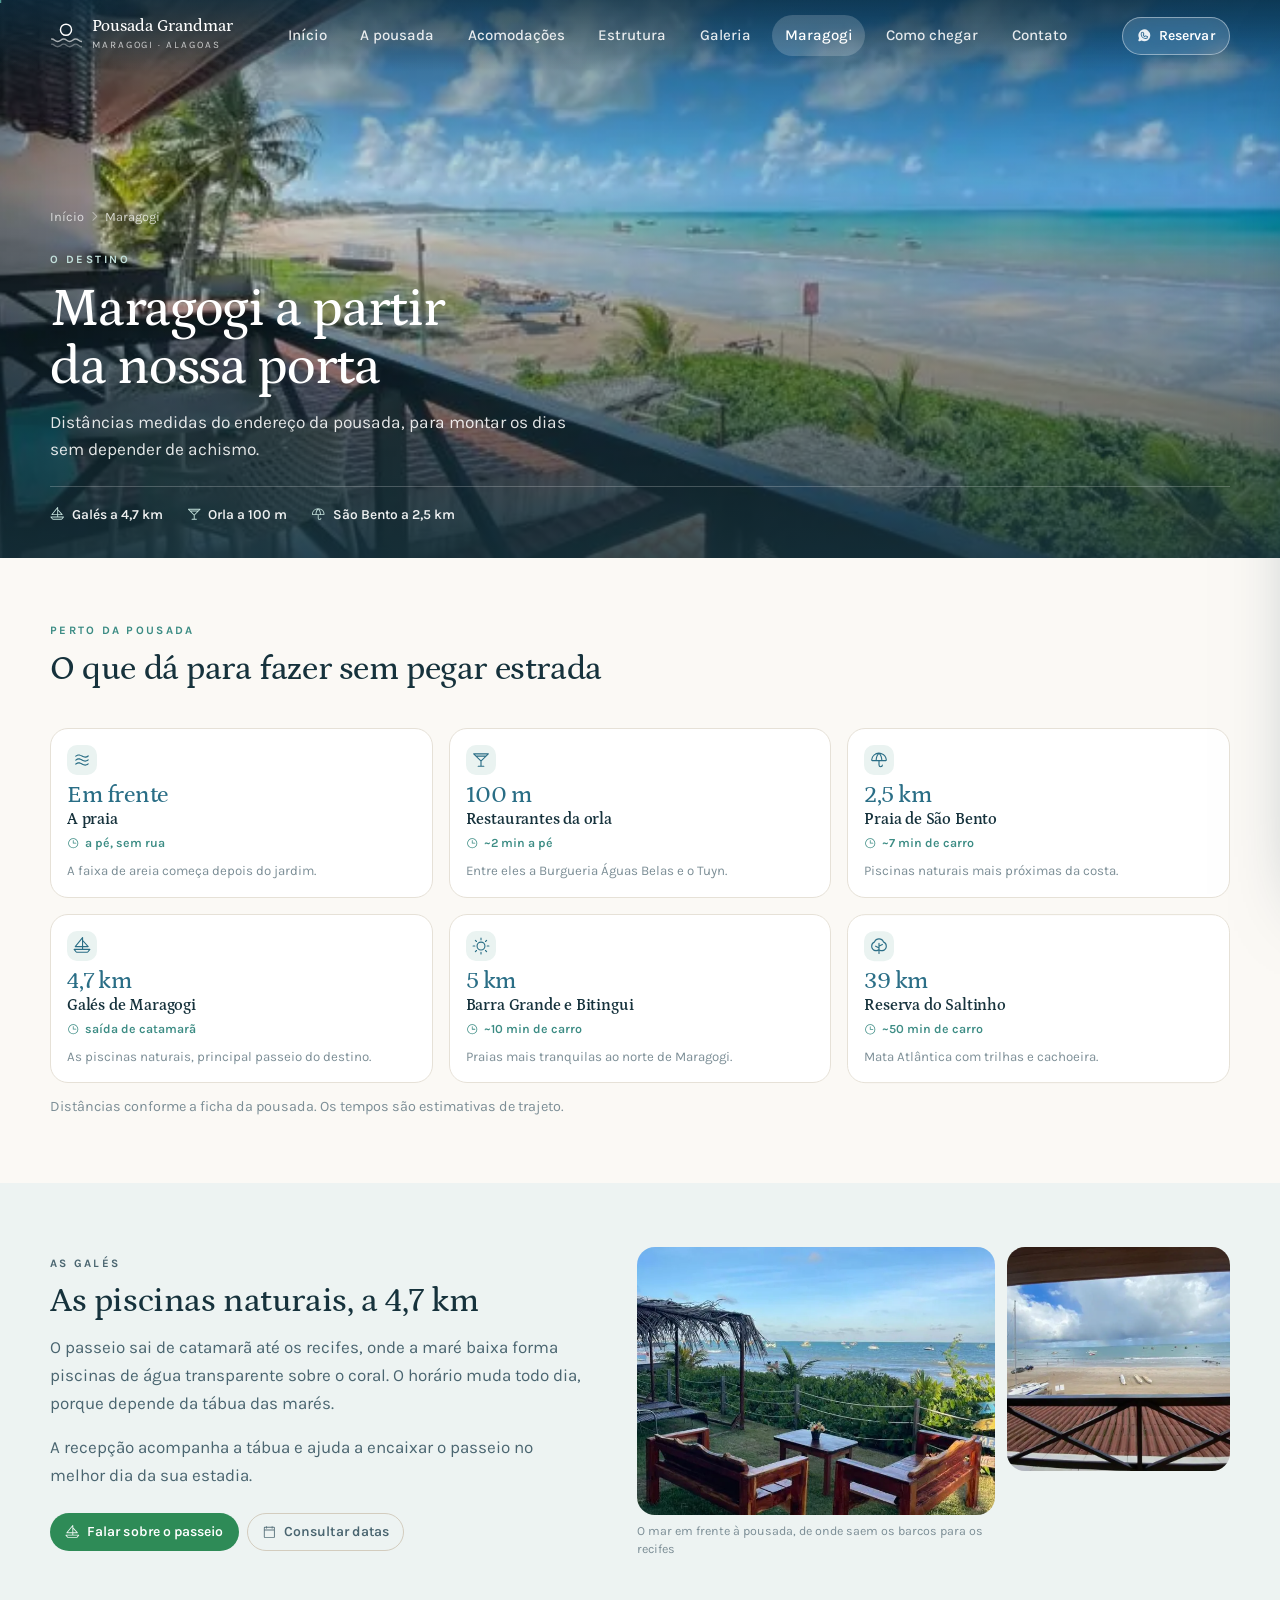
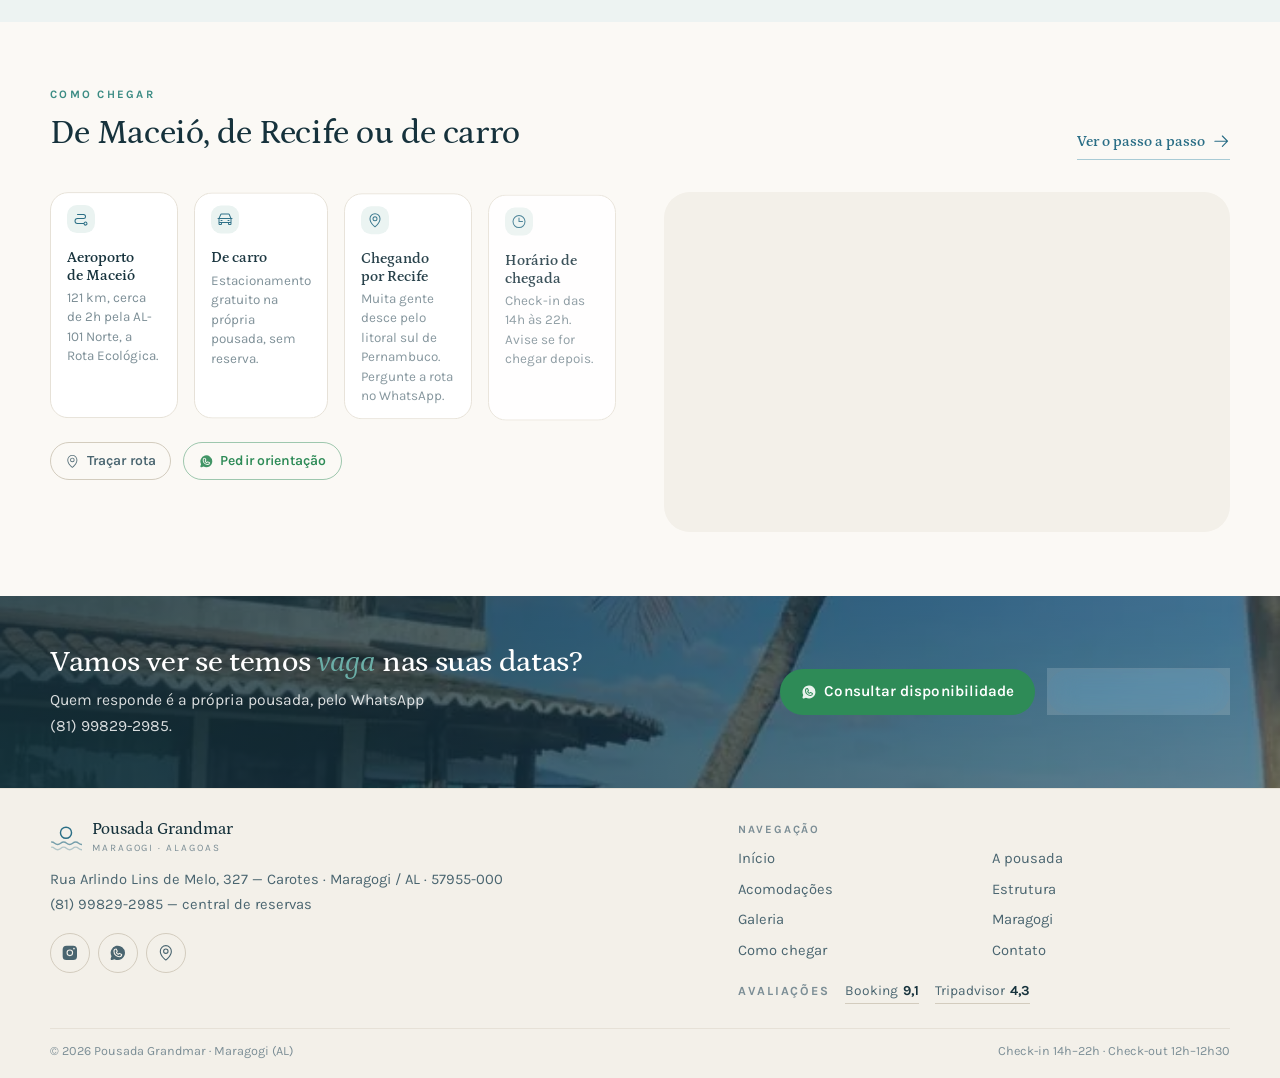
<file: maragogi.html>
<!doctype html>
<html lang="pt-BR">
<head>
<meta charset="utf-8">
<meta name="viewport" content="width=device-width, initial-scale=1">
<title>Maragogi e região — Pousada Grandmar (AL)</title>
<meta name="description" content="O que fazer em Maragogi: as Galés a 4,7 km da pousada, praias de São Bento e Barra Grande, restaurantes da orla a 100 metros e as distâncias da região.">
<meta name="theme-color" content="#06283F">
<link rel="canonical" href="https://pousadagrandmar.vercel.app/maragogi">

<meta property="og:type" content="website">
<meta property="og:locale" content="pt_BR">
<meta property="og:site_name" content="Pousada Grandmar">
<meta property="og:title" content="Maragogi e região — Pousada Grandmar (AL)">
<meta property="og:description" content="O que fazer em Maragogi: as Galés a 4,7 km da pousada, praias de São Bento e Barra Grande, restaurantes da orla a 100 metros e as distâncias da região.">
<meta property="og:url" content="https://pousadagrandmar.vercel.app/maragogi">
<meta property="og:image" content="https://pousadagrandmar.vercel.app/img/praia-natureza-06.webp">
<meta name="twitter:card" content="summary_large_image">

<link rel="icon" href="img/favicon.svg" type="image/svg+xml">
<link rel="apple-touch-icon" href="img/apple-touch-icon.png">
<link rel="preconnect" href="https://fonts.googleapis.com">
<link rel="preconnect" href="https://fonts.gstatic.com" crossorigin>
<link href="https://fonts.googleapis.com/css2?family=Petrona:ital,wght@0,300..600;1,300..600&family=Karla:wght@400;500;600;700&display=swap" rel="stylesheet">
<link rel="stylesheet" href="assets/styles.css?v=8a1d5ba4">
<link rel="stylesheet" href="assets/pages.css?v=b512af89">
<noscript><style>.reveal{opacity:1}</style></noscript>

</head>
<body data-page="maragogi">
<svg xmlns="http://www.w3.org/2000/svg" width="0" height="0" style="position:absolute" aria-hidden="true" focusable="false">
<symbol id="i-whatsapp-logo-fill" viewBox="0 0 256 256" fill="currentColor"><path d="M152.58,145.23l23,11.48A24,24,0,0,1,152,176a72.08,72.08,0,0,1-72-72A24,24,0,0,1,99.29,80.46l11.48,23L101,118a8,8,0,0,0-.73,7.51,56.47,56.47,0,0,0,30.15,30.15A8,8,0,0,0,138,155ZM232,128A104,104,0,0,1,79.12,219.82L45.07,231.17a16,16,0,0,1-20.24-20.24l11.35-34.05A104,104,0,1,1,232,128Zm-40,24a8,8,0,0,0-4.42-7.16l-32-16a8,8,0,0,0-8,.5l-14.69,9.8a40.55,40.55,0,0,1-16-16l9.8-14.69a8,8,0,0,0,.5-8l-16-32A8,8,0,0,0,104,64a40,40,0,0,0-40,40,88.1,88.1,0,0,0,88,88A40,40,0,0,0,192,152Z"/></symbol>
<symbol id="i-instagram-logo-fill" viewBox="0 0 256 256" fill="currentColor"><path d="M176,24H80A56.06,56.06,0,0,0,24,80v96a56.06,56.06,0,0,0,56,56h96a56.06,56.06,0,0,0,56-56V80A56.06,56.06,0,0,0,176,24ZM128,176a48,48,0,1,1,48-48A48.05,48.05,0,0,1,128,176Zm60-96a12,12,0,1,1,12-12A12,12,0,0,1,188,80Zm-28,48a32,32,0,1,1-32-32A32,32,0,0,1,160,128Z"/></symbol>
<symbol id="i-caret-down" viewBox="0 0 256 256" fill="currentColor"><path d="M213.66,101.66l-80,80a8,8,0,0,1-11.32,0l-80-80A8,8,0,0,1,53.66,90.34L128,164.69l74.34-74.35a8,8,0,0,1,11.32,11.32Z"/></symbol>
<symbol id="i-sparkle" viewBox="0 0 256 256" fill="currentColor"><path d="M197.58,129.06,146,110l-19-51.62a15.92,15.92,0,0,0-29.88,0L78,110l-51.62,19a15.92,15.92,0,0,0,0,29.88L78,178l19,51.62a15.92,15.92,0,0,0,29.88,0L146,178l51.62-19a15.92,15.92,0,0,0,0-29.88ZM137,164.22a8,8,0,0,0-4.74,4.74L112,223.85,91.78,169A8,8,0,0,0,87,164.22L32.15,144,87,123.78A8,8,0,0,0,91.78,119L112,64.15,132.22,119a8,8,0,0,0,4.74,4.74L191.85,144ZM144,40a8,8,0,0,1,8-8h16V16a8,8,0,0,1,16,0V32h16a8,8,0,0,1,0,16H184V64a8,8,0,0,1-16,0V48H152A8,8,0,0,1,144,40ZM248,88a8,8,0,0,1-8,8h-8v8a8,8,0,0,1-16,0V96h-8a8,8,0,0,1,0-16h8V72a8,8,0,0,1,16,0v8h8A8,8,0,0,1,248,88Z"/></symbol>
<symbol id="i-bathtub" viewBox="0 0 256 256" fill="currentColor"><path d="M240,96H208a8,8,0,0,0-8-8H136a8,8,0,0,0-8,8H64V52A12,12,0,0,1,76,40a12.44,12.44,0,0,1,12.16,9.59,8,8,0,0,0,15.68-3.18A28.32,28.32,0,0,0,76,24,28,28,0,0,0,48,52V96H16a8,8,0,0,0-8,8v40a56.06,56.06,0,0,0,56,56v16a8,8,0,0,0,16,0V200h96v16a8,8,0,0,0,16,0V200a56.06,56.06,0,0,0,56-56V104A8,8,0,0,0,240,96Zm-48,8v32H144V104Zm40,40a40,40,0,0,1-40,40H64a40,40,0,0,1-40-40V112H128v32a8,8,0,0,0,8,8h64a8,8,0,0,0,8-8V112h24Z"/></symbol>
<symbol id="i-television" viewBox="0 0 256 256" fill="currentColor"><path d="M216,64H147.31l34.35-34.34a8,8,0,1,0-11.32-11.32L128,60.69,85.66,18.34A8,8,0,0,0,74.34,29.66L108.69,64H40A16,16,0,0,0,24,80V200a16,16,0,0,0,16,16H216a16,16,0,0,0,16-16V80A16,16,0,0,0,216,64ZM40,80H144V200H40ZM216,200H160V80h56V200Zm-16-84a12,12,0,1,1-12-12A12,12,0,0,1,200,116Zm0,48a12,12,0,1,1-12-12A12,12,0,0,1,200,164Z"/></symbol>
<symbol id="i-coffee" viewBox="0 0 256 256" fill="currentColor"><path d="M80,56V24a8,8,0,0,1,16,0V56a8,8,0,0,1-16,0Zm40,8a8,8,0,0,0,8-8V24a8,8,0,0,0-16,0V56A8,8,0,0,0,120,64Zm32,0a8,8,0,0,0,8-8V24a8,8,0,0,0-16,0V56A8,8,0,0,0,152,64Zm96,56v8a40,40,0,0,1-37.51,39.91,96.59,96.59,0,0,1-27,40.09H208a8,8,0,0,1,0,16H32a8,8,0,0,1,0-16H56.54A96.3,96.3,0,0,1,24,136V88a8,8,0,0,1,8-8H208A40,40,0,0,1,248,120ZM200,96H40v40a80.27,80.27,0,0,0,45.12,72h69.76A80.27,80.27,0,0,0,200,136Zm32,24a24,24,0,0,0-16-22.62V136a95.78,95.78,0,0,1-1.2,15A24,24,0,0,0,232,128Z"/></symbol>
<symbol id="i-car" viewBox="0 0 256 256" fill="currentColor"><path d="M240,104H229.2L201.42,41.5A16,16,0,0,0,186.8,32H69.2a16,16,0,0,0-14.62,9.5L26.8,104H16a8,8,0,0,0,0,16h8v80a16,16,0,0,0,16,16H64a16,16,0,0,0,16-16V184h96v16a16,16,0,0,0,16,16h24a16,16,0,0,0,16-16V120h8a8,8,0,0,0,0-16ZM69.2,48H186.8l24.89,56H44.31ZM64,200H40V184H64Zm128,0V184h24v16Zm24-32H40V120H216ZM56,144a8,8,0,0,1,8-8H80a8,8,0,0,1,0,16H64A8,8,0,0,1,56,144Zm112,0a8,8,0,0,1,8-8h16a8,8,0,0,1,0,16H176A8,8,0,0,1,168,144Z"/></symbol>
<symbol id="i-users" viewBox="0 0 256 256" fill="currentColor"><path d="M117.25,157.92a60,60,0,1,0-66.5,0A95.83,95.83,0,0,0,3.53,195.63a8,8,0,1,0,13.4,8.74,80,80,0,0,1,134.14,0,8,8,0,0,0,13.4-8.74A95.83,95.83,0,0,0,117.25,157.92ZM40,108a44,44,0,1,1,44,44A44.05,44.05,0,0,1,40,108Zm210.14,98.7a8,8,0,0,1-11.07-2.33A79.83,79.83,0,0,0,172,168a8,8,0,0,1,0-16,44,44,0,1,0-16.34-84.87,8,8,0,1,1-5.94-14.85,60,60,0,0,1,55.53,105.64,95.83,95.83,0,0,1,47.22,37.71A8,8,0,0,1,250.14,206.7Z"/></symbol>
<symbol id="i-map-pin" viewBox="0 0 256 256" fill="currentColor"><path d="M128,64a40,40,0,1,0,40,40A40,40,0,0,0,128,64Zm0,64a24,24,0,1,1,24-24A24,24,0,0,1,128,128Zm0-112a88.1,88.1,0,0,0-88,88c0,31.4,14.51,64.68,42,96.25a254.19,254.19,0,0,0,41.45,38.3,8,8,0,0,0,9.18,0A254.19,254.19,0,0,0,174,200.25c27.45-31.57,42-64.85,42-96.25A88.1,88.1,0,0,0,128,16Zm0,206c-16.53-13-72-60.75-72-118a72,72,0,0,1,144,0C200,161.23,144.53,209,128,222Z"/></symbol>
<symbol id="i-phone" viewBox="0 0 256 256" fill="currentColor"><path d="M222.37,158.46l-47.11-21.11-.13-.06a16,16,0,0,0-15.17,1.4,8.12,8.12,0,0,0-.75.56L134.87,160c-15.42-7.49-31.34-23.29-38.83-38.51l20.78-24.71c.2-.25.39-.5.57-.77a16,16,0,0,0,1.32-15.06l0-.12L97.54,33.64a16,16,0,0,0-16.62-9.52A56.26,56.26,0,0,0,32,80c0,79.4,64.6,144,144,144a56.26,56.26,0,0,0,55.88-48.92A16,16,0,0,0,222.37,158.46ZM176,208A128.14,128.14,0,0,1,48,80,40.2,40.2,0,0,1,82.87,40a.61.61,0,0,0,0,.12l21,47L83.2,111.86a6.13,6.13,0,0,0-.57.77,16,16,0,0,0-1,15.7c9.06,18.53,27.73,37.06,46.46,46.11a16,16,0,0,0,15.75-1.14,8.44,8.44,0,0,0,.74-.56L168.89,152l47,21.05h0s.08,0,.11,0A40.21,40.21,0,0,1,176,208Z"/></symbol>
<symbol id="i-envelope" viewBox="0 0 256 256" fill="currentColor"><path d="M224,48H32a8,8,0,0,0-8,8V192a16,16,0,0,0,16,16H216a16,16,0,0,0,16-16V56A8,8,0,0,0,224,48Zm-96,85.15L52.57,64H203.43ZM98.71,128,40,181.81V74.19Zm11.84,10.85,12,11.05a8,8,0,0,0,10.82,0l12-11.05,58,53.15H52.57ZM157.29,128,216,74.18V181.82Z"/></symbol>
<symbol id="i-whatsapp-logo" viewBox="0 0 256 256" fill="currentColor"><path d="M187.58,144.84l-32-16a8,8,0,0,0-8,.5l-14.69,9.8a40.55,40.55,0,0,1-16-16l9.8-14.69a8,8,0,0,0,.5-8l-16-32A8,8,0,0,0,104,64a40,40,0,0,0-40,40,88.1,88.1,0,0,0,88,88,40,40,0,0,0,40-40A8,8,0,0,0,187.58,144.84ZM152,176a72.08,72.08,0,0,1-72-72A24,24,0,0,1,99.29,80.46l11.48,23L101,118a8,8,0,0,0-.73,7.51,56.47,56.47,0,0,0,30.15,30.15A8,8,0,0,0,138,155l14.61-9.74,23,11.48A24,24,0,0,1,152,176ZM128,24A104,104,0,0,0,36.18,176.88L24.83,210.93a16,16,0,0,0,20.24,20.24l34.05-11.35A104,104,0,1,0,128,24Zm0,192a87.87,87.87,0,0,1-44.06-11.81,8,8,0,0,0-6.54-.67L40,216,52.47,178.6a8,8,0,0,0-.66-6.54A88,88,0,1,1,128,216Z"/></symbol>
<symbol id="i-instagram-logo" viewBox="0 0 256 256" fill="currentColor"><path d="M128,80a48,48,0,1,0,48,48A48.05,48.05,0,0,0,128,80Zm0,80a32,32,0,1,1,32-32A32,32,0,0,1,128,160ZM176,24H80A56.06,56.06,0,0,0,24,80v96a56.06,56.06,0,0,0,56,56h96a56.06,56.06,0,0,0,56-56V80A56.06,56.06,0,0,0,176,24Zm40,152a40,40,0,0,1-40,40H80a40,40,0,0,1-40-40V80A40,40,0,0,1,80,40h96a40,40,0,0,1,40,40ZM192,76a12,12,0,1,1-12-12A12,12,0,0,1,192,76Z"/></symbol>
<symbol id="i-arrow-right" viewBox="0 0 256 256" fill="currentColor"><path d="M221.66,133.66l-72,72a8,8,0,0,1-11.32-11.32L196.69,136H40a8,8,0,0,1,0-16H196.69L138.34,61.66a8,8,0,0,1,11.32-11.32l72,72A8,8,0,0,1,221.66,133.66Z"/></symbol>
<symbol id="i-caret-left" viewBox="0 0 256 256" fill="currentColor"><path d="M165.66,202.34a8,8,0,0,1-11.32,11.32l-80-80a8,8,0,0,1,0-11.32l80-80a8,8,0,0,1,11.32,11.32L91.31,128Z"/></symbol>
<symbol id="i-caret-right" viewBox="0 0 256 256" fill="currentColor"><path d="M181.66,133.66l-80,80a8,8,0,0,1-11.32-11.32L164.69,128,90.34,53.66a8,8,0,0,1,11.32-11.32l80,80A8,8,0,0,1,181.66,133.66Z"/></symbol>
<symbol id="i-x" viewBox="0 0 256 256" fill="currentColor"><path d="M205.66,194.34a8,8,0,0,1-11.32,11.32L128,139.31,61.66,205.66a8,8,0,0,1-11.32-11.32L116.69,128,50.34,61.66A8,8,0,0,1,61.66,50.34L128,116.69l66.34-66.35a8,8,0,0,1,11.32,11.32L139.31,128Z"/></symbol>
<symbol id="i-swimming-pool" viewBox="0 0 256 256" fill="currentColor"><path d="M88,149.39a8,8,0,0,0,8-8V128h64v15.29a8,8,0,0,0,16,0V32a8,8,0,0,0-16,0V48H96V32a8,8,0,0,0-16,0V141.39A8,8,0,0,0,88,149.39ZM96,112V96h64v16Zm64-48V80H96V64ZM24,168a8,8,0,0,1,8-8c14.42,0,22.19,5.18,28.44,9.34C66,173.06,70.42,176,80,176s14-2.94,19.56-6.66c6.24-4.16,14-9.34,28.43-9.34s22.2,5.18,28.44,9.34c5.58,3.72,10,6.66,19.57,6.66s14-2.94,19.56-6.66c6.25-4.16,14-9.34,28.44-9.34a8,8,0,0,1,0,16c-9.58,0-14,2.94-19.56,6.66-6.25,4.16-14,9.34-28.44,9.34s-22.2-5.18-28.44-9.34C142,178.94,137.57,176,128,176s-14,2.94-19.56,6.66c-6.24,4.16-14,9.34-28.43,9.34s-22.19-5.18-28.44-9.34C46,178.94,41.58,176,32,176A8,8,0,0,1,24,168Zm208,40a8,8,0,0,1-8,8c-9.58,0-14,2.94-19.56,6.66-6.25,4.16-14,9.34-28.44,9.34s-22.2-5.18-28.44-9.34C142,218.94,137.57,216,128,216s-14,2.94-19.56,6.66c-6.24,4.16-14,9.34-28.43,9.34s-22.19-5.18-28.44-9.34C46,218.94,41.58,216,32,216a8,8,0,0,1,0-16c14.42,0,22.19,5.18,28.44,9.34C66,213.06,70.42,216,80,216s14-2.94,19.56-6.66c6.24-4.16,14-9.34,28.43-9.34s22.2,5.18,28.44,9.34c5.58,3.72,10,6.66,19.57,6.66s14-2.94,19.56-6.66c6.25-4.16,14-9.34,28.44-9.34A8,8,0,0,1,232,208Z"/></symbol>
<symbol id="i-waves" viewBox="0 0 256 256" fill="currentColor"><path d="M222.16,177.25a8,8,0,0,1-1,11.25c-17.36,14.39-32.86,19.5-47,19.5-18.58,0-34.82-8.82-49.93-17-25.35-13.76-47.24-25.64-79.07.74a8,8,0,1,1-10.22-12.31c40.17-33.28,70.32-16.92,96.93-2.48,25.35,13.75,47.24,25.63,79.07-.74A8,8,0,0,1,222.16,177.25Zm-11.27-57c-31.83,26.38-53.72,14.5-79.07.74-26.61-14.43-56.76-30.79-96.93,2.49a8,8,0,0,0,10.22,12.31c31.83-26.38,53.72-14.5,79.07-.74,15.11,8.19,31.35,17,49.93,17,14.14,0,29.64-5.11,47-19.5a8,8,0,1,0-10.22-12.31ZM45.11,79.8c31.83-26.37,53.72-14.49,79.07-.74,15.11,8.2,31.35,17,49.93,17,14.14,0,29.64-5.12,47-19.5a8,8,0,1,0-10.22-12.31c-31.83,26.38-53.72,14.5-79.07.74C105.21,50.58,75.06,34.22,34.89,67.5A8,8,0,1,0,45.11,79.8Z"/></symbol>
<symbol id="i-wifi-high" viewBox="0 0 256 256" fill="currentColor"><path d="M140,204a12,12,0,1,1-12-12A12,12,0,0,1,140,204ZM237.08,87A172,172,0,0,0,18.92,87,8,8,0,0,0,29.08,99.37a156,156,0,0,1,197.84,0A8,8,0,0,0,237.08,87ZM205,122.77a124,124,0,0,0-153.94,0A8,8,0,0,0,61,135.31a108,108,0,0,1,134.06,0,8,8,0,0,0,11.24-1.3A8,8,0,0,0,205,122.77Zm-32.26,35.76a76.05,76.05,0,0,0-89.42,0,8,8,0,0,0,9.42,12.94,60,60,0,0,1,70.58,0,8,8,0,1,0,9.42-12.94Z"/></symbol>
<symbol id="i-thermometer-simple" viewBox="0 0 256 256" fill="currentColor"><path d="M136,153V88a8,8,0,0,0-16,0v65a32,32,0,1,0,16,0Zm-8,47a16,16,0,1,1,16-16A16,16,0,0,1,128,200Zm40-66V48a40,40,0,0,0-80,0v86a64,64,0,1,0,80,0Zm-40,98a48,48,0,0,1-27.42-87.4A8,8,0,0,0,104,138V48a24,24,0,0,1,48,0v90a8,8,0,0,0,3.42,6.56A48,48,0,0,1,128,232Z"/></symbol>
<symbol id="i-tree" viewBox="0 0 256 256" fill="currentColor"><path d="M198.1,62.59a76,76,0,0,0-140.2,0A71.71,71.71,0,0,0,16,127.8C15.9,166,48,199,86.14,200A72.09,72.09,0,0,0,120,192.47V232a8,8,0,0,0,16,0V192.47A72.17,72.17,0,0,0,168,200l1.82,0C208,199,240.11,166,240,127.8A71.71,71.71,0,0,0,198.1,62.59ZM169.45,184a56.08,56.08,0,0,1-33.45-10v-41l43.58-21.78a8,8,0,1,0-7.16-14.32L136,115.06V88a8,8,0,0,0-16,0v51.06L83.58,120.84a8,8,0,1,0-7.16,14.32L120,156.94v17a56,56,0,0,1-33.45,10C56.9,183.23,31.92,157.52,32,127.84A55.77,55.77,0,0,1,67.11,76a8,8,0,0,0,4.53-4.67,60,60,0,0,1,112.72,0A8,8,0,0,0,188.89,76,55.79,55.79,0,0,1,224,127.84C224.08,157.52,199.1,183.23,169.45,184Z"/></symbol>
<symbol id="i-path" viewBox="0 0 256 256" fill="currentColor"><path d="M200,168a32.06,32.06,0,0,0-31,24H72a32,32,0,0,1,0-64h96a40,40,0,0,0,0-80H72a8,8,0,0,0,0,16h96a24,24,0,0,1,0,48H72a48,48,0,0,0,0,96h97a32,32,0,1,0,31-40Zm0,48a16,16,0,1,1,16-16A16,16,0,0,1,200,216Z"/></symbol>
<symbol id="i-house-line" viewBox="0 0 256 256" fill="currentColor"><path d="M240,208H224V136l2.34,2.34A8,8,0,0,0,237.66,127L139.31,28.68a16,16,0,0,0-22.62,0L18.34,127a8,8,0,0,0,11.32,11.31L32,136v72H16a8,8,0,0,0,0,16H240a8,8,0,0,0,0-16ZM48,120l80-80,80,80v88H160V152a8,8,0,0,0-8-8H104a8,8,0,0,0-8,8v56H48Zm96,88H112V160h32Z"/></symbol>
<symbol id="i-calendar-blank" viewBox="0 0 256 256" fill="currentColor"><path d="M208,32H184V24a8,8,0,0,0-16,0v8H88V24a8,8,0,0,0-16,0v8H48A16,16,0,0,0,32,48V208a16,16,0,0,0,16,16H208a16,16,0,0,0,16-16V48A16,16,0,0,0,208,32ZM72,48v8a8,8,0,0,0,16,0V48h80v8a8,8,0,0,0,16,0V48h24V80H48V48ZM208,208H48V96H208V208Z"/></symbol>
<symbol id="i-clock" viewBox="0 0 256 256" fill="currentColor"><path d="M128,24A104,104,0,1,0,232,128,104.11,104.11,0,0,0,128,24Zm0,192a88,88,0,1,1,88-88A88.1,88.1,0,0,1,128,216Zm64-88a8,8,0,0,1-8,8H128a8,8,0,0,1-8-8V72a8,8,0,0,1,16,0v48h48A8,8,0,0,1,192,128Z"/></symbol>
<symbol id="i-plus" viewBox="0 0 256 256" fill="currentColor"><path d="M224,128a8,8,0,0,1-8,8H136v80a8,8,0,0,1-16,0V136H40a8,8,0,0,1,0-16h80V40a8,8,0,0,1,16,0v80h80A8,8,0,0,1,224,128Z"/></symbol>
<symbol id="i-drop" viewBox="0 0 256 256" fill="currentColor"><path d="M174,47.75a254.19,254.19,0,0,0-41.45-38.3,8,8,0,0,0-9.18,0A254.19,254.19,0,0,0,82,47.75C54.51,79.32,40,112.6,40,144a88,88,0,0,0,176,0C216,112.6,201.49,79.32,174,47.75ZM128,216a72.08,72.08,0,0,1-72-72c0-57.23,55.47-105,72-118,16.53,13,72,60.75,72,118A72.08,72.08,0,0,1,128,216Zm55.89-62.66a57.6,57.6,0,0,1-46.56,46.55A8.75,8.75,0,0,1,136,200a8,8,0,0,1-1.32-15.89c16.57-2.79,30.63-16.85,33.44-33.45a8,8,0,0,1,15.78,2.68Z"/></symbol>
<symbol id="i-sun" viewBox="0 0 256 256" fill="currentColor"><path d="M120,40V16a8,8,0,0,1,16,0V40a8,8,0,0,1-16,0Zm72,88a64,64,0,1,1-64-64A64.07,64.07,0,0,1,192,128Zm-16,0a48,48,0,1,0-48,48A48.05,48.05,0,0,0,176,128ZM58.34,69.66A8,8,0,0,0,69.66,58.34l-16-16A8,8,0,0,0,42.34,53.66Zm0,116.68-16,16a8,8,0,0,0,11.32,11.32l16-16a8,8,0,0,0-11.32-11.32ZM192,72a8,8,0,0,0,5.66-2.34l16-16a8,8,0,0,0-11.32-11.32l-16,16A8,8,0,0,0,192,72Zm5.66,114.34a8,8,0,0,0-11.32,11.32l16,16a8,8,0,0,0,11.32-11.32ZM48,128a8,8,0,0,0-8-8H16a8,8,0,0,0,0,16H40A8,8,0,0,0,48,128Zm80,80a8,8,0,0,0-8,8v24a8,8,0,0,0,16,0V216A8,8,0,0,0,128,208Zm112-88H216a8,8,0,0,0,0,16h24a8,8,0,0,0,0-16Z"/></symbol>
<symbol id="i-moon-stars" viewBox="0 0 256 256" fill="currentColor"><path d="M240,96a8,8,0,0,1-8,8H216v16a8,8,0,0,1-16,0V104H184a8,8,0,0,1,0-16h16V72a8,8,0,0,1,16,0V88h16A8,8,0,0,1,240,96ZM144,56h8v8a8,8,0,0,0,16,0V56h8a8,8,0,0,0,0-16h-8V32a8,8,0,0,0-16,0v8h-8a8,8,0,0,0,0,16Zm72.77,97a8,8,0,0,1,1.43,8A96,96,0,1,1,95.07,37.8a8,8,0,0,1,10.6,9.06A88.07,88.07,0,0,0,209.14,150.33,8,8,0,0,1,216.77,153Zm-19.39,14.88c-1.79.09-3.59.14-5.38.14A104.11,104.11,0,0,1,88,64c0-1.79,0-3.59.14-5.38A80,80,0,1,0,197.38,167.86Z"/></symbol>
<symbol id="i-sailboat" viewBox="0 0 256 256" fill="currentColor"><path d="M247.21,172.53A8,8,0,0,0,240,168H144V144h72a8,8,0,0,0,5.92-13.38L144,44.91V8a8,8,0,0,0-14.21-5l-104,128A8,8,0,0,0,32,144h96v24H16a8,8,0,0,0-6.25,13l29.6,37a15.93,15.93,0,0,0,12.49,6H204.16a15.93,15.93,0,0,0,12.49-6l29.6-37A8,8,0,0,0,247.21,172.53ZM197.92,128H144V68.69ZM48.81,128,128,30.53V128Zm155.35,80H51.84l-19.2-24H223.36Z"/></symbol>
<symbol id="i-bed" viewBox="0 0 256 256" fill="currentColor"><path d="M216,72H32V48a8,8,0,0,0-16,0V208a8,8,0,0,0,16,0V176H240v32a8,8,0,0,0,16,0V112A40,40,0,0,0,216,72ZM32,88h72v72H32Zm88,72V88h96a24,24,0,0,1,24,24v48Z"/></symbol>
<symbol id="i-martini" viewBox="0 0 256 256" fill="currentColor"><path d="M237.66,45.66A8,8,0,0,0,232,32H24a8,8,0,0,0-5.66,13.66L120,147.31V208H88a8,8,0,0,0,0,16h80a8,8,0,0,0,0-16H136V147.31ZM43.31,48H212.69l-16,16H59.31ZM128,132.69,75.31,80H180.69Z"/></symbol>
<symbol id="i-book-open" viewBox="0 0 256 256" fill="currentColor"><path d="M232,48H160a40,40,0,0,0-32,16A40,40,0,0,0,96,48H24a8,8,0,0,0-8,8V200a8,8,0,0,0,8,8H96a24,24,0,0,1,24,24,8,8,0,0,0,16,0,24,24,0,0,1,24-24h72a8,8,0,0,0,8-8V56A8,8,0,0,0,232,48ZM96,192H32V64H96a24,24,0,0,1,24,24V200A39.81,39.81,0,0,0,96,192Zm128,0H160a39.81,39.81,0,0,0-24,8V88a24,24,0,0,1,24-24h64Z"/></symbol>
<symbol id="i-umbrella" viewBox="0 0 256 256" fill="currentColor"><path d="M240,126.63A112.44,112.44,0,0,0,51.75,53.75a111.56,111.56,0,0,0-35.7,72.88A16,16,0,0,0,32,144h88v56a32,32,0,0,0,64,0,8,8,0,0,0-16,0,16,16,0,0,1-32,0V144h88a16,16,0,0,0,16-17.37ZM32,128l0,0a96.15,96.15,0,0,1,76.2-85.89C96.48,58,81.85,86.11,80.17,128Zm64.15,0c1.39-30.77,10.53-52.81,18.3-66.24A106.44,106.44,0,0,1,128,43.16a106.31,106.31,0,0,1,13.52,18.6C154.8,84.7,159,109.28,159.82,128Zm79.65,0c-1.68-41.89-16.31-70-28-85.94A96.07,96.07,0,0,1,224,128Z"/></symbol>
<symbol id="i-wind" viewBox="0 0 256 256" fill="currentColor"><path d="M184,184a32,32,0,0,1-32,32c-13.7,0-26.95-8.93-31.5-21.22a8,8,0,0,1,15-5.56C137.74,195.27,145,200,152,200a16,16,0,0,0,0-32H40a8,8,0,0,1,0-16H152A32,32,0,0,1,184,184Zm-64-80a32,32,0,0,0,0-64c-13.7,0-26.95,8.93-31.5,21.22a8,8,0,0,0,15,5.56C105.74,60.73,113,56,120,56a16,16,0,0,1,0,32H24a8,8,0,0,0,0,16Zm88-32c-13.7,0-26.95,8.93-31.5,21.22a8,8,0,0,0,15,5.56C193.74,92.73,201,88,208,88a16,16,0,0,1,0,32H32a8,8,0,0,0,0,16H208a32,32,0,0,0,0-64Z"/></symbol>
<symbol id="i-star" viewBox="0 0 256 256"><path d="M239.2,97.29a16,16,0,0,0-13.81-11L166,81.17,142.72,25.81h0a15.95,15.95,0,0,0-29.44,0L90.07,81.17,30.61,86.32a16,16,0,0,0-9.11,28.06L66.61,153.8,53.09,212.34a16,16,0,0,0,23.84,17.34l51-31,51.11,31a16,16,0,0,0,23.84-17.34l-13.51-58.6,45.1-39.36A16,16,0,0,0,239.2,97.29Z"/></symbol>
</svg>

<a class="skip" href="#main">Ir para o conteúdo</a>

<div class="tide" id="tide" aria-hidden="true"></div>

<header class="header" id="header">
  <div class="header__inner">
    <a class="brand" href="/">
      <svg class="brand__mark" viewBox="0 0 48 46" aria-hidden="true">
        <circle cx="24" cy="15" r="8.5" fill="none" stroke="currentColor" stroke-width="2.2"/>
        <path d="M2 29c4.6 0 4.6 4 9.2 4s4.6-4 9.2-4 4.6 4 9.2 4 4.6-4 9.2-4 4.6 4 9.2 4" fill="none" stroke="currentColor" stroke-width="2.2" stroke-linecap="round" opacity=".62"/>
        <path d="M2 37c4.6 0 4.6 4 9.2 4s4.6-4 9.2-4 4.6 4 9.2 4 4.6-4 9.2-4 4.6 4 9.2 4" fill="none" stroke="currentColor" stroke-width="2.2" stroke-linecap="round" opacity=".32"/>
      </svg>
      <span>
        <span class="brand__name">Pousada Grandmar</span>
        <span class="brand__sub">Maragogi · Alagoas</span>
      </span>
    </a>
    <nav class="nav" aria-label="Navegação principal">
      <a class="nav__link" href="/">Início</a>
      <a class="nav__link" href="/a-pousada">A pousada</a>
      <a class="nav__link" href="/acomodacoes">Acomodações</a>
      <a class="nav__link" href="/estrutura">Estrutura</a>
      <a class="nav__link" href="/galeria">Galeria</a>
      <a class="nav__link" href="/maragogi" aria-current="page">Maragogi</a>
      <a class="nav__link" href="/como-chegar">Como chegar</a>
      <a class="nav__link" href="/contato">Contato</a>
    </nav>
    <a class="btn btn--sm btn--onmedia header__cta" href="#" data-wa="Olá! Vim pelo site da Pousada Grandmar e gostaria de consultar disponibilidade.">
      <svg class="ico" aria-hidden="true"><use href="#i-whatsapp-logo-fill"></use></svg> Reservar
    </a>
    <button class="burger" type="button" id="burger" aria-expanded="false" aria-controls="drawer">
      <span class="burger__lines" aria-hidden="true"><i></i><i></i><i></i></span>
      <span class="sr-only">Abrir menu</span>
    </button>
  </div>
</header>

<div class="drawer" id="drawer" data-open="false" role="dialog" aria-modal="true" aria-label="Menu">
  <div class="drawer__top">
    <a class="brand" href="/">
      <svg class="brand__mark" viewBox="0 0 48 46" aria-hidden="true">
        <circle cx="24" cy="15" r="8.5" fill="none" stroke="currentColor" stroke-width="2.2"/>
        <path d="M2 29c4.6 0 4.6 4 9.2 4s4.6-4 9.2-4 4.6 4 9.2 4 4.6-4 9.2-4 4.6 4 9.2 4" fill="none" stroke="currentColor" stroke-width="2.2" stroke-linecap="round" opacity=".62"/>
        <path d="M2 37c4.6 0 4.6 4 9.2 4s4.6-4 9.2-4 4.6 4 9.2 4 4.6-4 9.2-4 4.6 4 9.2 4" fill="none" stroke="currentColor" stroke-width="2.2" stroke-linecap="round" opacity=".32"/>
      </svg>
      <span>
        <span class="brand__name" style="color:var(--brand-900)">Pousada Grandmar</span>
        <span class="brand__sub" style="color:var(--muted)">Maragogi · Alagoas</span>
      </span>
    </a>
    <button class="drawer__close" type="button" id="drawerClose" aria-label="Fechar menu"><svg class="ico" aria-hidden="true"><use href="#i-x"></use></svg></button>
  </div>
  <nav aria-label="Navegação">
    <a class="drawer__link" href="/">Início <svg class="ico" aria-hidden="true"><use href="#i-arrow-right"></use></svg></a>
      <a class="drawer__link" href="/a-pousada">A pousada <svg class="ico" aria-hidden="true"><use href="#i-arrow-right"></use></svg></a>
      <a class="drawer__link" href="/acomodacoes">Acomodações <svg class="ico" aria-hidden="true"><use href="#i-arrow-right"></use></svg></a>
      <a class="drawer__link" href="/estrutura">Estrutura <svg class="ico" aria-hidden="true"><use href="#i-arrow-right"></use></svg></a>
      <a class="drawer__link" href="/galeria">Galeria <svg class="ico" aria-hidden="true"><use href="#i-arrow-right"></use></svg></a>
      <a class="drawer__link" href="/maragogi" aria-current="page">Maragogi <svg class="ico" aria-hidden="true"><use href="#i-arrow-right"></use></svg></a>
      <a class="drawer__link" href="/como-chegar">Como chegar <svg class="ico" aria-hidden="true"><use href="#i-arrow-right"></use></svg></a>
      <a class="drawer__link" href="/contato">Contato <svg class="ico" aria-hidden="true"><use href="#i-arrow-right"></use></svg></a>
  </nav>
  <div class="drawer__actions">
    <a class="btn btn--whats btn--block" href="#" data-wa="Olá! Vim pelo site da Pousada Grandmar e gostaria de consultar disponibilidade."><svg class="ico" aria-hidden="true"><use href="#i-whatsapp-logo-fill"></use></svg> Falar no WhatsApp</a>
    <a class="btn btn--outline btn--block" href="https://www.instagram.com/pousadagrandmarmaragogi/" target="_blank" rel="noopener"><svg class="ico" aria-hidden="true"><use href="#i-instagram-logo-fill"></use></svg> Ver no Instagram</a>
    <p class="drawer__meta">Rua Arlindo Lins de Melo, 327 · Maragogi (AL)</p>
  </div>
</div>

<main id="main">
<header class="phx">
  <img class="phx__bg" src="img/praia-natureza-02.webp" alt="" fetchpriority="high" width="1400" height="933">
  <div class="phx__veil" aria-hidden="true"></div>
  <div class="shell phx__inner">
    <nav class="phx__crumb" aria-label="Você está aqui">
      <a href="/">Início</a><svg class="ico" aria-hidden="true"><use href="#i-caret-right"></use></svg><span>Maragogi</span>
    </nav>
    <p class="phx__eyebrow">O destino</p>
    <h1 class="phx__title">Maragogi a partir da nossa porta</h1>
    <p class="phx__lead">Distâncias medidas do endereço da pousada, para montar os dias sem depender de achismo.</p>
    
  </div>
  <ul class="phx__marks"><li><svg class="ico" aria-hidden="true"><use href="#i-sailboat"></use></svg><span>Galés a 4,7 km</span></li><li><svg class="ico" aria-hidden="true"><use href="#i-martini"></use></svg><span>Orla a 100 m</span></li><li><svg class="ico" aria-hidden="true"><use href="#i-umbrella"></use></svg><span>São Bento a 2,5 km</span></li></ul>
</header>

<section class="sec sec--tight">
  <div class="shell">
    <div class="sechead">
      <div>
        <p class="kicker">Perto da pousada</p>
        <h2>O que dá para fazer sem pegar estrada</h2>
      </div>
    </div>
    <div class="nearrail" id="nearrail"></div>
    <p class="note">Distâncias conforme a ficha da pousada. Os tempos são estimativas de trajeto.</p>
  </div>
</section>

<section class="sec sec--tight sec--shore" aria-labelledby="gales-h">
  <div class="shell">
    <div class="gales">
      <div class="gales__body">
        <p class="kicker">As Galés</p>
        <h2 id="gales-h">As piscinas naturais, a 4,7 km</h2>
        <p>O passeio sai de catamarã até os recifes, onde a maré baixa forma piscinas de água transparente sobre o coral. O horário muda todo dia, porque depende da tábua das marés.</p>
        <p>A recepção acompanha a tábua e ajuda a encaixar o passeio no melhor dia da sua estadia.</p>
        <div class="gales__actions">
          <a class="btn btn--whats btn--sm" href="#" data-wa="Olá! Vim pelo site da Pousada Grandmar e queria informações sobre o passeio às Galés."><svg class="ico" aria-hidden="true"><use href="#i-sailboat"></use></svg> Falar sobre o passeio</a>
          <a class="btn btn--outline btn--sm" href="/contato"><svg class="ico" aria-hidden="true"><use href="#i-calendar-blank"></use></svg> Consultar datas</a>
        </div>
      </div>
      <div class="gales__media">
        <figure>
          <img src="img/praia-natureza-06.webp" alt="Mesas do quiosque com o mar de Maragogi ao fundo" width="1400" height="933" loading="lazy" decoding="async">
          <figcaption>O mar em frente à pousada, de onde saem os barcos para os recifes</figcaption>
        </figure>
        <figure>
          <img src="img/t/vista-mar-02.webp" alt="A faixa de areia em frente à pousada, em Maragogi" width="720" height="720" loading="lazy" decoding="async">
        </figure>
      </div>
    </div>
  </div>
</section>

<section class="sec sec--tight">
  <div class="shell">
    <div class="sechead">
      <div>
        <p class="kicker">Como chegar</p>
        <h2>De Maceió, de Recife ou de carro</h2>
      </div>
      <a class="tlink" href="/como-chegar">Ver o passo a passo <svg class="ico" aria-hidden="true"><use href="#i-arrow-right"></use></svg></a>
    </div>
    <div class="duo duo--map">
      <div>
        <div class="icards icards--dense">
          <article class="icard reveal"><svg class="ico" aria-hidden="true"><use href="#i-path"></use></svg><h3>Aeroporto de Maceió</h3><p>121 km, cerca de 2h pela AL-101 Norte, a Rota Ecológica.</p></article>
          <article class="icard reveal"><svg class="ico" aria-hidden="true"><use href="#i-car"></use></svg><h3>De carro</h3><p>Estacionamento gratuito na própria pousada, sem reserva.</p></article>
          <article class="icard reveal"><svg class="ico" aria-hidden="true"><use href="#i-map-pin"></use></svg><h3>Chegando por Recife</h3><p>Muita gente desce pelo litoral sul de Pernambuco. Pergunte a rota no WhatsApp.</p></article>
          <article class="icard reveal"><svg class="ico" aria-hidden="true"><use href="#i-clock"></use></svg><h3>Horário de chegada</h3><p>Check-in das 14h às 22h. Avise se for chegar depois.</p></article>
        </div>
        <div class="split__actions">
          <a class="btn btn--outline btn--sm" href="https://www.google.com/maps/dir/?api=1&destination=-9.01990964,-35.22438614" target="_blank" rel="noopener"><svg class="ico" aria-hidden="true"><use href="#i-map-pin"></use></svg> Traçar rota</a>
          <a class="btn btn--whats-soft btn--sm" href="#" data-wa="Olá! Vim pelo site da Pousada Grandmar e queria orientação para chegar até a pousada."><svg class="ico" aria-hidden="true"><use href="#i-whatsapp-logo-fill"></use></svg> Pedir orientação</a>
        </div>
      </div>
      <iframe class="map" src="https://www.google.com/maps?q=-9.01990964,-35.22438614&z=16&output=embed" title="Mapa com a localização da Pousada Grandmar em Maragogi" loading="lazy" referrerpolicy="no-referrer-when-downgrade" allowfullscreen></iframe>
    </div>
  </div>
</section>

</main>

<section class="prefooter" aria-label="Reservas">
  <img class="prefooter__bg" src="img/t/praia-natureza-08.webp" alt="" loading="lazy" decoding="async">
  <div class="prefooter__inner">
    <div>
      <h2>Vamos ver se temos <span class="accent-i">vaga</span> nas suas datas?</h2>
      <p class="prefooter__lead">Quem responde é a própria pousada, pelo WhatsApp (81) 99829-2985.</p>
    </div>
    <div class="prefooter__actions">
      <a class="btn btn--whats" href="#" data-wa="Olá! Vim pelo site da Pousada Grandmar e gostaria de consultar disponibilidade."><svg class="ico" aria-hidden="true"><use href="#i-whatsapp-logo-fill"></use></svg> Consultar disponibilidade</a>
      <a class="btn btn--onmedia" href="/contato"><svg class="ico" aria-hidden="true"><use href="#i-envelope"></use></svg> Outros contatos</a>
    </div>
  </div>
</section>
<footer class="footer">
  <div class="shell">
    <div class="footer__grid">
      <div>
        <a class="brand" href="/" style="margin-right:0">
          <svg class="brand__mark" viewBox="0 0 48 46" aria-hidden="true">
        <circle cx="24" cy="15" r="8.5" fill="none" stroke="currentColor" stroke-width="2.2"/>
        <path d="M2 29c4.6 0 4.6 4 9.2 4s4.6-4 9.2-4 4.6 4 9.2 4 4.6-4 9.2-4 4.6 4 9.2 4" fill="none" stroke="currentColor" stroke-width="2.2" stroke-linecap="round" opacity=".62"/>
        <path d="M2 37c4.6 0 4.6 4 9.2 4s4.6-4 9.2-4 4.6 4 9.2 4 4.6-4 9.2-4 4.6 4 9.2 4" fill="none" stroke="currentColor" stroke-width="2.2" stroke-linecap="round" opacity=".32"/>
      </svg>
          <span>
            <span class="brand__name">Pousada Grandmar</span>
            <span class="brand__sub">Maragogi · Alagoas</span>
          </span>
        </a>
        <address>
          Rua Arlindo Lins de Melo, 327 — Carotes · Maragogi / AL · 57955-000<br>
          <a href="https://wa.me/5581998292985" target="_blank" rel="noopener">(81) 99829-2985</a> — central de reservas
        </address>
        <div class="socials">
          <a href="https://www.instagram.com/pousadagrandmarmaragogi/" target="_blank" rel="noopener" aria-label="Instagram da Pousada Grandmar"><svg class="ico" aria-hidden="true"><use href="#i-instagram-logo-fill"></use></svg></a>
          <a href="#" data-wa="Olá! Vim pelo site da Pousada Grandmar." aria-label="WhatsApp da Pousada Grandmar"><svg class="ico" aria-hidden="true"><use href="#i-whatsapp-logo-fill"></use></svg></a>
          <a href="https://www.google.com/maps/search/?api=1&query=-9.01990964,-35.22438614" target="_blank" rel="noopener" aria-label="A pousada no mapa"><svg class="ico" aria-hidden="true"><use href="#i-map-pin"></use></svg></a>
        </div>
      </div>
      <div>
        <p class="footer__h">Navegação</p>
        <ul class="footer__nav">
          <li><a href="/">Início</a></li>
          <li><a href="/a-pousada">A pousada</a></li>
          <li><a href="/acomodacoes">Acomodações</a></li>
          <li><a href="/estrutura">Estrutura</a></li>
          <li><a href="/galeria">Galeria</a></li>
          <li><a href="/maragogi">Maragogi</a></li>
          <li><a href="/como-chegar">Como chegar</a></li>
          <li><a href="/contato">Contato</a></li>
        </ul>
        <div class="plats">
          <span>Avaliações</span>
          <a href="https://www.booking.com/hotel/br/grandmarsuitesmaragogi.pt-br.html" target="_blank" rel="noopener">Booking <b>9,1</b></a>
          <a href="https://www.tripadvisor.com/Hotel_Review-g644400-d23376530-Reviews-Grandmar_Suites_Maragogi-Maragogi_State_of_Alagoas.html" target="_blank" rel="noopener">Tripadvisor <b>4,3</b></a>
        </div>
      </div>
    </div>
    <div class="footer__bar">
      <span>© <span id="ano">2026</span> Pousada Grandmar · Maragogi (AL)</span>
      <span>Check-in 14h–22h · Check-out 12h–12h30</span>
    </div>
  </div>
</footer>

<a class="fab" id="fab" href="#" data-wa="Olá! Vim pelo site da Pousada Grandmar e gostaria de consultar disponibilidade." target="_blank" rel="noopener" aria-label="Falar com a pousada no WhatsApp">
  <svg class="fab__ico" aria-hidden="true"><use href="#i-whatsapp-logo-fill"></use></svg>
  <span class="fab__label">Reservar no WhatsApp</span>
</a>

<button class="totop" id="totop" type="button" aria-label="Voltar ao topo"><svg class="ico" aria-hidden="true"><use href="#i-caret-down"></use></svg></button>

<div class="lightbox" id="lightbox" data-open="false" role="dialog" aria-modal="true" aria-label="Galeria de fotos">
  <div class="lightbox__top">
    <span class="lightbox__title" id="lbTitle"></span>
    <button class="lb-btn" type="button" id="lbClose" aria-label="Fechar galeria"><svg class="ico" aria-hidden="true"><use href="#i-x"></use></svg></button>
  </div>
  <div class="lightbox__stage" id="lbStage">
    <button class="lb-edge lb-edge--prev" type="button" id="lbPrev" aria-label="Foto anterior"><svg class="ico" aria-hidden="true"><use href="#i-caret-left"></use></svg></button>
    <img id="lbImg" alt="" hidden>
    <button class="lb-edge lb-edge--next" type="button" id="lbNext" aria-label="Próxima foto"><svg class="ico" aria-hidden="true"><use href="#i-caret-right"></use></svg></button>
  </div>
  <div class="lightbox__foot" aria-live="polite">
    <p class="lightbox__cap" id="lbCap"></p>
    <span class="lightbox__count" id="lbCount"></span>
  </div>
</div>

<script src="assets/vendor/gsap.min.js?v=9396f256"></script>
<script src="assets/vendor/ScrollTrigger.min.js?v=05ca5ad8"></script>
<script src="assets/data.js?v=171051f4"></script>
<script src="assets/app.js?v=feff517a"></script>
<script src="assets/pages.js?v=e15dd030"></script>
<script src="assets/motion.js?v=fe13a9f9"></script>
</body>
</html>
</file>
<file: assets/styles.css>
/* =========================================================================
   Pousada Grandmar — Praia de Maragogi (AL)
   Design system do projeto. Nenhum valor solto fora daqui.

   Direção: "maré alta". Fundo branco e limpo como as plataformas de reserva
   que o hóspede já conhece, mas com voz própria — azul da logo, turquesa das
   piscinas naturais das Galés e um grotesco de personalidade nos títulos, em
   vez da serifada que todo site de pousada usa.

   Assinatura do projeto: a linha de maré. Uma faixa turquesa fina no topo,
   que enche conforme a página rola, e o mesmo desenho de onda separando as
   seções claras das escuras. É o único elemento decorativo — e ele diz algo
   verdadeiro sobre uma pousada onde tudo depende da maré.
   ========================================================================= */

/* --------------------------------------------------------------- tokens */
:root {
  /* Azul da marca — mar aberto, dessaturado para não pesar */
  --brand-900:#16323C;
  --brand-800:#1F4E5F;
  --brand-700:#2A6E86;
  --brand-600:#4A8FA6;
  --brand-300:#A9CBD5;
  --brand-100:#E7F0F2;

  /* Verde-água das piscinas naturais — acento, nunca fundo de bloco inteiro */
  --aqua-700:#3C8C84;
  --aqua-400:#6BAFA8;
  --aqua-200:#C2DFDA;
  --aqua-100:#EAF3F1;

  /* Areia dourada — só em estrelas e selo de avaliação */
  --sand:#C99A4E;

  /* Neutros quentes — areia e cal */
  --ink:#16323C;
  --ink-2:#4A6570;
  --muted:#7C8E96;
  --bg:#FBF9F5;
  --surface:#FFFFFF;
  --surface-2:#F3F0E9;
  --shore:#EDF3F2;
  --line:#E6E1D7;
  --line-strong:#D3CCBE;

  /* Superfície tingida: chips, tiles de ícone */
  --tint:#EAF3F1;
  --tint-fg:#2A6E86;
  --tint-line:#D5E6E3;

  /* Ações */
  --cta:#1F4E5F; --cta-hover:#16323C; --cta-fg:#FFFFFF;
  --whats:#2E8B57; --whats-hover:#267146;
  --on-media:#FFFFFF;
  --focus:#3C8C84;

  /* Vidro — usado com parcimônia: header, etiquetas sobre foto, botão no hero */
  --glass:rgba(255,255,255,.16);
  --glass-line:rgba(255,255,255,.42);
  --glass-blur:blur(14px) saturate(1.3);

  /* Tipografia */
  --font-display:'Petrona', 'Iowan Old Style', Georgia, serif;
  --font-text:'Karla', system-ui, -apple-system, 'Segoe UI', sans-serif;

  /* Escala de espaçamento (base 4) */
  --s1:.25rem; --s2:.5rem; --s3:.75rem; --s4:1rem; --s5:1.5rem;
  --s6:2rem; --s7:3rem; --s8:4rem; --s9:6rem;

  /* Raios — generosos nas fotos, discretos nos controles */
  --r-xs:6px; --r-sm:12px; --r-md:18px; --r-lg:26px; --r-full:999px;

  /* Elevação — três níveis frios e fracos */
  --e1:0 1px 2px rgba(8,42,63,.05), 0 8px 22px -18px rgba(8,42,63,.30);
  --e2:0 2px 4px rgba(8,42,63,.06), 0 26px 50px -32px rgba(8,42,63,.36);
  --e3:0 32px 74px -38px rgba(8,42,63,.5);

  /* Movimento */
  --ease:cubic-bezier(.22,1,.36,1);
  --t-fast:140ms var(--ease);
  --t:240ms var(--ease);
  --t-slow:620ms var(--ease);

  --shell:min(1180px, 100% - 2.25rem);
  --header-h:60px;
}

@media (min-width:900px){ :root{ --header-h:72px; --shell:min(1180px, 100% - 4rem); } }

/* Tema escuro: só troca valor de token, nenhum componente reescrito. */
@media (prefers-color-scheme: dark){
  :root:not([data-theme="light"]){
    --ink:#EAF2F5; --ink-2:#B4C8D2; --muted:#8AA3AF;
    --bg:#071C29; --surface:#0D2836; --surface-2:#123243; --shore:#0F2C3B;
    --line:#1C3E4F; --line-strong:#2C5266;
    --brand-100:#123243; --brand-300:#2C6178;
    --brand-600:#5CBEE8; --brand-700:#8AD3F0; --brand-800:#BCE6F8;
    --tint:#123243; --tint-fg:#BFE0EF; --tint-line:#245268;
    --cta:#2EBEC2; --cta-hover:#5AD2D5; --cta-fg:#062028;
    --e1:0 1px 2px rgba(0,0,0,.4), 0 8px 22px -18px rgba(0,0,0,.7);
    --e2:0 2px 4px rgba(0,0,0,.45), 0 26px 50px -32px rgba(0,0,0,.8);
  }
}

/* --------------------------------------------------------------- base */
*,*::before,*::after{ box-sizing:border-box; }
html{ -webkit-text-size-adjust:100%; scroll-behavior:smooth; overflow-x:hidden; }
/* filhos de grid/flex não podem esticar o pai por causa de uma palavra longa */
.strip__list li, .mroom__body, .suite__body, .sechead > div,
.feat, .cinfo__row, .split__body{ min-width:0; }
@media (prefers-reduced-motion: reduce){ html{ scroll-behavior:auto; } }

body{
  margin:0;
  background:var(--bg);
  color:var(--ink);
  font-family:var(--font-text);
  font-size:1.0625rem;
  line-height:1.65;
  -webkit-font-smoothing:antialiased;
  overflow-x:hidden;
}
body.is-locked{ overflow:hidden; }

img{ max-width:100%; height:auto; display:block; }
a{ color:var(--brand-700); text-decoration-thickness:1px; text-underline-offset:3px; }
a:hover{ color:var(--brand-800); }
button{ font:inherit; color:inherit; }

h1,h2,h3,h4{
  font-family:var(--font-display);
  font-weight:500;
  line-height:1.14;
  letter-spacing:-.012em;
  color:var(--ink);
  margin:0 0 var(--s4);
  text-wrap:balance;
}
h1{ font-size:clamp(2rem, 4.6vw, 3.1rem); line-height:1.1; }
h2{ font-size:clamp(1.6rem, 3vw, 2.15rem); }
h3{ font-size:clamp(1.08rem, 1.6vw, 1.22rem); font-weight:600; }
p{ margin:0 0 var(--s4); text-wrap:pretty; }
p:last-child{ margin-bottom:0; }

/* palavra de acento: itálico da serifada, em verde-água */
.accent-i{ color:var(--aqua-700); font-style:italic; font-weight:400; }
.on-dark .accent-i, .prefooter .accent-i, .phead .accent-i{ color:var(--aqua-400); }

:focus-visible{
  outline:3px solid var(--focus);
  outline-offset:3px;
  border-radius:var(--r-xs);
}
.prefooter :focus-visible, .footer :focus-visible,
.phead :focus-visible, .lightbox :focus-visible,
.sec--deep :focus-visible{ outline-color:#FFFFFF; }

.btn, .filter, .gallery button, .lb-btn, .lb-edge,
.burger, .drawer__close, .fab, .totop, .faq summary{ touch-action:manipulation; }

.shell{ width:var(--shell); margin-inline:auto; }
/* âncoras não podem parar embaixo do header fixo */
[id^="suite-"]{ scroll-margin-top:calc(var(--header-h) + 1.5rem); }
.sr-only{
  position:absolute; width:1px; height:1px; padding:0; margin:-1px;
  overflow:hidden; clip:rect(0 0 0 0); white-space:nowrap; border:0;
}
.skip{
  position:absolute; left:var(--s4); top:-100px; z-index:200;
  background:var(--surface); color:var(--ink); padding:var(--s3) var(--s4);
  border-radius:var(--r-sm); box-shadow:var(--e2);
}
.skip:focus{ top:var(--s3); }

.ico{ width:1.2em; height:1.2em; flex:none; fill:currentColor; }
.dot{ opacity:.4; margin-inline:.4em; }

/* ---------------------------------------------- assinatura: linha de maré */
.tide{
  position:fixed; inset:0 auto auto 0; z-index:100;
  height:3px; width:100%; transform:scaleX(0); transform-origin:0 50%;
  background:linear-gradient(90deg, var(--aqua-700), var(--aqua-400));
  pointer-events:none;
}

/* ------------------------------------------------------------ tipos de apoio */
.eyebrow{
  display:flex; align-items:center; gap:.6rem;
  font-size:.73rem; font-weight:700; letter-spacing:.2em; text-transform:uppercase;
  color:var(--aqua-700); margin:0 0 var(--s3);
}
.eyebrow .rule{ width:24px; height:1px; background:currentColor; opacity:.65; flex:none; }
.eyebrow--light{ color:var(--aqua-200); }
.lead{ font-size:1.11rem; color:var(--ink-2); max-width:62ch; }
.note{ font-size:.9rem; color:var(--muted); }

.sec{ padding:var(--s8) 0; }
.sec--tight{ padding:var(--s7) 0; }
.sec--shore{ background:var(--shore); }
.sec--surface{ background:var(--surface-2); }
.sec--deep{ background:var(--brand-900); color:#D8E6ED; }
.sec--deep h2, .sec--deep h3{ color:#FFFFFF; }
.sec--deep .lead{ color:#AEC7D4; }
@media (min-width:900px){ .sec{ padding:var(--s9) 0; } .sec--tight{ padding:var(--s8) 0; } }

.sechead{
  display:flex; flex-wrap:wrap; align-items:flex-end; justify-content:space-between;
  gap:var(--s4); margin-bottom:var(--s6);
}
.sechead > div{ max-width:56ch; }
.sechead h2{ margin-bottom:var(--s2); }

/* --------------------------------------------------------------- botões */
/* Sistema de botões: o padrão é leve — borda fina e fundo quase ausente.
   O preenchimento sólido fica reservado ao WhatsApp, que é a ação de reserva. */
.btn{
  display:inline-flex; align-items:center; justify-content:center; gap:.5em;
  min-height:46px; padding:0 1.25rem;
  border:1px solid transparent; border-radius:var(--r-full);
  font-family:var(--font-text); font-weight:600; font-size:.95rem;
  letter-spacing:.005em; text-decoration:none; cursor:pointer;
  transition:background var(--t-fast), color var(--t-fast), border-color var(--t-fast), transform var(--t-fast);
}
.btn:active{ transform:translateY(1px); }
.btn--sm{ min-height:38px; padding:0 .9rem; font-size:.875rem; }
.btn--block{ width:100%; }
.btn .ico{ width:1.05em; height:1.05em; opacity:.9; }

/* primário: contorno firme em azul-petróleo, sem bloco de cor */
.btn--primary{ background:transparent; color:var(--brand-800); border-color:var(--brand-800); }
.btn--primary:hover{ background:var(--brand-800); color:#fff; }

/* WhatsApp: o único sólido, e ainda assim num verde calmo */
.btn--whats{ background:var(--whats); color:#fff; }
.btn--whats:hover{ background:var(--whats-hover); color:#fff; }
.btn--whats-soft{ background:transparent; color:var(--whats); border-color:color-mix(in srgb, var(--whats) 45%, transparent); }
.btn--whats-soft:hover{ background:color-mix(in srgb, var(--whats) 8%, transparent); color:var(--whats-hover); border-color:var(--whats); }

.btn--outline{ background:transparent; color:var(--ink-2); border-color:var(--line-strong); }
.btn--outline:hover{ background:var(--surface); border-color:var(--brand-600); color:var(--brand-800); }

.btn--light{ background:var(--surface); color:var(--brand-900); }
.btn--light:hover{ background:var(--brand-100); color:var(--brand-900); }

/* sobre foto: vidro discreto, nunca bloco branco chapado */
.btn--onmedia{
  background:var(--glass); color:#fff; border-color:var(--glass-line);
  backdrop-filter:var(--glass-blur); -webkit-backdrop-filter:var(--glass-blur);
}
.btn--onmedia:hover{ background:rgba(255,255,255,.28); color:#fff; border-color:#fff; }

.btn--ghost{ background:transparent; color:var(--brand-800); border-color:transparent; padding-inline:.55rem; }
.btn--ghost:hover{ background:var(--brand-100); }

.btn[aria-disabled="true"], .btn:disabled{ opacity:.5; pointer-events:none; }

.tlink{
  display:inline-flex; align-items:center; gap:.4em;
  font-family:var(--font-display); font-weight:600; font-size:.96rem;
  color:var(--brand-700); text-decoration:none; padding-block:.35em;
  border-bottom:1px solid var(--brand-300);
  transition:border-color var(--t-fast), color var(--t-fast);
}
.tlink:hover{ color:var(--brand-900); border-color:var(--brand-700); }
.tlink .ico{ transition:transform var(--t-fast); }
.tlink:hover .ico{ transform:translateX(3px); }

/* --------------------------------------------------------------- header
   Transparente sobre o hero escuro das páginas internas, sólido com blur ao
   rolar. Na home o hero é claro, então o header já nasce sólido. */
.header{
  position:fixed; inset:0 0 auto; z-index:90; height:var(--header-h);
  display:flex; align-items:center;
  border-bottom:1px solid transparent;
  transition:background var(--t), box-shadow var(--t), border-color var(--t);
}
.header::before{
  content:''; position:absolute; inset:0; z-index:-1;
  background:linear-gradient(180deg, rgba(8,42,63,.62), rgba(8,42,63,0));
  transition:opacity var(--t);
}
.header__inner{
  width:var(--shell); margin-inline:auto;
  display:flex; align-items:center; gap:var(--s4);
}
.header.is-stuck, .header--solid{
  background:color-mix(in srgb, var(--bg) 78%, transparent);
  backdrop-filter:var(--glass-blur);
  -webkit-backdrop-filter:var(--glass-blur);
  border-bottom-color:color-mix(in srgb, var(--line) 70%, transparent);
}
.header.is-stuck::before, .header--solid::before{ opacity:0; }

.brand{ display:flex; align-items:center; gap:.6rem; margin-right:auto; text-decoration:none; }
.brand__mark{ width:32px; height:30px; flex:none; }
.header .brand{ color:#fff; }
.header.is-stuck .brand, .header--solid .brand{ color:var(--brand-700); }
.footer .brand{ color:var(--aqua-400); }
.brand__name{
  display:block; font-family:var(--font-display); font-weight:500;
  font-size:1.05rem; line-height:1.1; color:#fff; letter-spacing:-.008em;
}
.brand__sub{
  display:block; font-size:.62rem; letter-spacing:.2em; text-transform:uppercase;
  color:rgba(255,255,255,.72); margin-top:1px;
}
.header.is-stuck .brand__name, .header--solid .brand__name{ color:var(--ink); }
.header.is-stuck .brand__sub, .header--solid .brand__sub{ color:var(--muted); }

/* menu centralizado, com pílula acompanhando o item ativo */
.nav{ display:none; gap:var(--s2); }
.nav__link{
  position:relative; padding:.5rem .8rem; border-radius:var(--r-full);
  font-size:.94rem; font-weight:500; color:rgba(255,255,255,.88); text-decoration:none;
  transition:background var(--t-fast), color var(--t-fast);
}
.nav__link:hover{ background:rgba(255,255,255,.14); color:#fff; }
.nav__link[aria-current]{ background:rgba(255,255,255,.18); color:#fff; }
.header.is-stuck .nav__link, .header--solid .nav__link{ color:var(--ink-2); }
.header.is-stuck .nav__link:hover, .header--solid .nav__link:hover{ background:var(--surface-2); color:var(--brand-800); }
.header.is-stuck .nav__link[aria-current], .header--solid .nav__link[aria-current]{ background:var(--brand-100); color:var(--brand-800); }

.header__cta{ display:none; }
.header.is-stuck .btn--onmedia, .header--solid .btn--onmedia{
  background:var(--cta); color:var(--cta-fg); border-color:transparent;
}
.header.is-stuck .btn--onmedia:hover, .header--solid .btn--onmedia:hover{ background:var(--cta-hover); }

.burger{
  display:grid; place-items:center; width:44px; height:44px;
  background:rgba(255,255,255,.1); border:1px solid rgba(255,255,255,.34);
  border-radius:var(--r-full); cursor:pointer;
  transition:background var(--t-fast), border-color var(--t-fast);
}
.header.is-stuck .burger, .header--solid .burger{ background:var(--surface-2); border-color:var(--line-strong); }
.burger__lines{ display:grid; gap:5px; width:17px; }
.burger__lines i{ height:1.5px; background:#fff; border-radius:2px; transition:background var(--t); }
.header.is-stuck .burger__lines i, .header--solid .burger__lines i{ background:var(--ink); }

@media (min-width:1040px){
  .nav{ display:flex; margin-inline:auto; }
  .brand{ margin-right:0; }
  .header__cta{ display:inline-flex; }
  .burger{ display:none; }
}

/* --------------------------------------------------------------- drawer */
.drawer{
  position:fixed; inset:0 0 0 auto; z-index:120; width:min(420px, 90vw);
  background:var(--bg); padding:var(--s5);
  display:flex; flex-direction:column; gap:var(--s5);
  transform:translateX(100%); transition:transform var(--t);
  box-shadow:var(--e3); overflow-y:auto;
}
.drawer[data-open="true"]{ transform:none; }
.drawer__top{ display:flex; align-items:center; justify-content:space-between; gap:var(--s4); }
.drawer .brand{ color:var(--brand-700); }
.drawer__close{
  display:grid; place-items:center; width:44px; height:44px;
  background:var(--surface-2); border:0; border-radius:var(--r-full); cursor:pointer;
  color:var(--ink); transition:background var(--t-fast);
}
.drawer__close:hover{ background:var(--line); }
.drawer nav{ display:grid; }
.drawer__link{
  display:flex; align-items:center; justify-content:space-between;
  padding:var(--s4) 0; border-bottom:1px solid var(--line);
  font-family:var(--font-display); font-weight:600; font-size:1.32rem;
  letter-spacing:-.024em; color:var(--ink); text-decoration:none;
}
.drawer__link .ico{ color:var(--brand-300); transition:transform var(--t-fast), color var(--t-fast); }
.drawer__link:hover .ico{ transform:translateX(3px); color:var(--brand-700); }
.drawer__link[aria-current]{ color:var(--aqua-700); }
.drawer__actions{ display:grid; gap:var(--s3); margin-top:auto; }
.drawer__meta{ font-size:.85rem; color:var(--muted); text-align:center; margin:0; }

/* --------------------------------------------------------------- hero
   Editorial dividido: texto à esquerda, colagem de fotos à direita. Nada de
   título centralizado por cima da imagem — o texto tem fundo próprio e o
   contraste não depende de máscara escura. */
/* No mobile a ordem é título curto → imagem → ações: a foto aparece já na
   primeira tela, sem parede de texto antes dela. No desktop vira duas colunas. */
.hero{
  position:relative;
  padding:calc(var(--header-h) + var(--s5)) 0 var(--s6);
  background:var(--bg);
}
.hero__inner{
  width:var(--shell); margin-inline:auto;
  display:grid; gap:var(--s4);
  grid-template-areas:"head" "media" "cta";
}
@media (min-width:960px){
  .hero{ padding:calc(var(--header-h) + var(--s6)) 0 var(--s7); }
  .hero__inner{
    grid-template-columns:1.02fr 1fr; column-gap:var(--s7); row-gap:var(--s5);
    grid-template-areas:"head media" "cta media"; align-items:start;
  }
  .hero__media{ grid-row:1 / span 2; align-self:stretch; }
}
.hero__head{ grid-area:head; align-self:end; }
.hero__cta{ grid-area:cta; align-self:start; }
.hero__media{ grid-area:media; }
.hero h1{ margin-bottom:var(--s3); max-width:15ch; }
.hero__lead{ font-size:1.04rem; color:var(--ink-2); max-width:44ch; margin:0; }
@media (min-width:960px){ .hero__lead{ font-size:1.12rem; } }
.hero__lead strong{ font-weight:600; color:var(--ink); }
.hero__actions{ display:grid; gap:var(--s2); }
@media (min-width:460px){ .hero__actions{ grid-auto-flow:column; justify-content:start; gap:var(--s3); } }

/* selo de avaliação: número grande, estrelas e a fonte do dado */
.trust{
  display:inline-flex; align-items:center; gap:.65rem;
  margin-top:var(--s4); text-decoration:none; color:var(--ink);
}
.trust__score{
  font-family:var(--font-display); font-weight:500; font-size:1.6rem; line-height:1;
  color:var(--brand-700);
}
.trust__stars{ display:flex; gap:1px; color:var(--sand); }
.trust__stars .ico{ width:13px; height:13px; }
.trust__txt{ font-size:.86rem; line-height:1.3; color:var(--ink-2); }
.trust__txt small{ display:block; color:var(--muted); font-size:.78rem; }
.trust:hover .trust__score{ text-decoration:underline; }

/* colagem: foto principal + foto sobreposta + etiqueta de vidro */
.collage{ position:relative; }
.collage__main{ margin:0; border-radius:var(--r-lg); overflow:hidden; }
.collage__main img{ width:100%; aspect-ratio:4/3; object-fit:cover; }
@media (min-width:560px){ .collage__main img{ aspect-ratio:16/11; } }
@media (min-width:960px){ .collage__main img{ aspect-ratio:4/5; } }
.collage__inset{
  position:absolute; right:-4px; bottom:-18px; width:42%; margin:0;
  border:5px solid var(--bg); border-radius:var(--r-md); overflow:hidden;
  box-shadow:var(--e1);
}
.collage__inset img{ width:100%; aspect-ratio:4/3; object-fit:cover; }
@media (min-width:960px){ .collage__inset{ right:-22px; bottom:-24px; width:48%; } }
.collage__tag{
  position:absolute; left:var(--s3); top:var(--s3);
  display:inline-flex; align-items:center; gap:.4rem;
  padding:.4rem .75rem; border-radius:var(--r-full);
  background:var(--glass); color:#fff; font-size:.8rem; font-weight:600;
  backdrop-filter:var(--glass-blur); -webkit-backdrop-filter:var(--glass-blur);
  border:1px solid var(--glass-line);
  text-shadow:0 1px 8px rgba(20,40,50,.45);
}
.collage__tag .ico{ width:14px; height:14px; }

/* faixa de destaques sob o hero — compacta: ícone pequeno, rótulo, uma linha */
.strip{ background:transparent; border-block:1px solid var(--line); padding:var(--s4) 0; }
.strip__list{
  list-style:none; margin:0; padding:0;
  display:grid; gap:var(--s3) var(--s4); grid-template-columns:repeat(2,1fr);
}
@media (min-width:900px){ .strip__list{ grid-template-columns:repeat(4,1fr); gap:var(--s5); } }
.strip__list li{ display:flex; gap:.6rem; align-items:flex-start; }
.strip__list .ico{ flex:none; width:19px; height:19px; color:var(--aqua-700); margin-top:.15em; }
.strip__list b{ display:block; font-size:.92rem; font-weight:600; color:var(--ink); line-height:1.3; }
.strip__list small{ display:block; font-size:.8rem; color:var(--muted); line-height:1.35; }
/* filete vertical separando as colunas no desktop */
@media (min-width:900px){
  .strip__list li + li{ padding-left:var(--s5); border-left:1px solid var(--line); }
}

/* --------------------------------------------- cabeçalho de página interna */
.phead{
  position:relative; isolation:isolate; overflow:hidden;
  padding:calc(var(--header-h) + var(--s7)) 0 var(--s7);
  background:var(--brand-900); color:#fff;
}
.phead--img .phead__bg{
  position:absolute; inset:0; width:100%; height:100%; object-fit:cover; z-index:-2; opacity:.5;
}
.phead--img::after{
  content:''; position:absolute; inset:0; z-index:-1;
  background:linear-gradient(180deg, rgba(8,42,63,.66), rgba(8,42,63,.9));
}
.phead h1{ color:#fff; margin-bottom:var(--s3); max-width:18ch; }
.phead__lead{ color:rgba(255,255,255,.86); max-width:58ch; font-size:1.08rem; margin:0; }
.crumb{
  display:flex; align-items:center; gap:.25rem;
  font-size:.82rem; color:rgba(255,255,255,.68); margin-bottom:var(--s5);
}
.crumb a{ color:inherit; text-decoration:none; }
.crumb a:hover{ color:#fff; text-decoration:underline; }
.crumb .ico{ width:1em; height:1em; opacity:.6; }

/* --------------------------------------------------------------- split */
.split{ display:grid; gap:var(--s6); align-items:center; }
@media (min-width:900px){
  .split{ grid-template-columns:1fr 1fr; gap:var(--s8); }
  .split--wide-media{ grid-template-columns:.92fr 1.08fr; }
  .split--flip .split__media{ order:-1; }
}
.split__media{ position:relative; }
.split__media img{ width:100%; aspect-ratio:4/3; object-fit:cover; border-radius:var(--r-lg); }
.split__media--stack{ padding-bottom:var(--s7); padding-right:var(--s6); }
.split__media--stack .stack-b{
  display:none; position:absolute; right:0; bottom:0;
  width:50%; aspect-ratio:4/3; border:6px solid var(--bg);
  border-radius:var(--r-md); box-shadow:var(--e2);
}
@media (min-width:900px){ .split__media--stack .stack-b{ display:block; } }
.split__body p{ color:var(--ink-2); }
.split__actions{ display:flex; flex-wrap:wrap; gap:var(--s3); margin-top:var(--s5); }

.pull{
  margin:var(--s5) 0 0; padding:var(--s4) 0 0;
  border-top:2px solid var(--aqua-400);
  font-family:var(--font-display); font-weight:500; font-size:1.18rem;
  line-height:1.4; letter-spacing:-.02em; color:var(--brand-800);
}
.pull cite{
  display:block; margin-top:var(--s2); font-style:normal;
  font-family:var(--font-text); font-weight:400; font-size:.85rem; color:var(--muted);
}

/* --------------------------------------------------------------- listas */
.ticks{ list-style:none; margin:var(--s4) 0 0; padding:0; display:grid; gap:var(--s2); }
.ticks li{ position:relative; padding-left:1.5rem; color:var(--ink-2); }
.ticks li::before{
  content:''; position:absolute; left:0; top:.6em; width:.8rem; height:.8rem;
  border-left:2px solid var(--aqua-400); border-bottom:2px solid var(--aqua-400);
  transform:rotate(-45deg) scale(.8); border-radius:1px;
}

/* estrutura: ícone pequeno + título + uma linha. Sem moldura, sem parágrafo. */
.feats{ display:grid; gap:var(--s4) var(--s6); grid-template-columns:repeat(2,1fr); }
@media (min-width:900px){ .feats{ grid-template-columns:repeat(3,1fr); gap:var(--s5) var(--s7); } }
.feat{ display:grid; grid-template-columns:auto 1fr; gap:.15rem var(--s3); align-items:start; }
.feat .ico{
  grid-row:span 2; width:34px; height:34px; padding:8px; border-radius:11px;
  background:var(--tint); color:var(--tint-fg); box-sizing:border-box; margin-top:2px;
}
.feat h3{ margin:0; font-size:.97rem; font-weight:600; letter-spacing:0; }
.feat p{ font-size:.85rem; color:var(--muted); margin:0; grid-column:2; line-height:1.45; }
.sec--deep .feat .ico{ background:rgba(255,255,255,.1); color:var(--aqua-200); }
.sec--deep .feat p{ color:#A7BDC4; }

/* variante ainda mais enxuta: só ícone e rótulo, para listas longas */
.feats--tight .feat{ grid-template-columns:auto 1fr; align-items:center; }
.feats--tight .feat .ico{ grid-row:auto; width:30px; height:30px; padding:7px; border-radius:10px; margin:0; }

/* chips de comodidade */
.chips{ list-style:none; display:flex; flex-wrap:wrap; gap:var(--s2); margin:var(--s4) 0 0; padding:0; }
.chip{
  display:inline-flex; align-items:center; gap:.4em;
  padding:.3rem .7rem; border-radius:var(--r-full);
  background:var(--tint); color:var(--tint-fg); border:1px solid var(--tint-line);
  font-size:.82rem;
}
.chip .ico{ width:1em; height:1em; }
.chip--more{ background:transparent; color:var(--muted); border-style:dashed; }

/* --------------------------------------------------------- acomodações
   Cartão vertical: foto arredondada, categoria, nome, uma linha de dados e as
   comodidades. A foto inteira é o gatilho da galeria. */
.rooms{ display:grid; gap:var(--s6) var(--s5); }
@media (min-width:640px){ .rooms{ grid-template-columns:repeat(2,1fr); } }
@media (min-width:1080px){ .rooms{ grid-template-columns:repeat(3,1fr); } }

.suite{ display:flex; flex-direction:column; }
.suite__media{
  position:relative; display:block; width:100%; padding:0; border:0; cursor:zoom-in;
  background:var(--surface-2); border-radius:var(--r-md); overflow:hidden;
}
.suite__media img{ width:100%; aspect-ratio:4/3; object-fit:cover; transition:transform var(--t-slow); }
.suite__media:hover img{ transform:scale(1.04); }
.suite__zoom{
  position:absolute; right:var(--s3); bottom:var(--s3);
  display:inline-flex; align-items:center; gap:.35em;
  padding:.35rem .65rem; border-radius:var(--r-full);
  background:rgba(255,255,255,.92); color:var(--brand-900); font-size:.78rem; font-weight:600;
  opacity:0; transform:translateY(4px); transition:opacity var(--t), transform var(--t);
}
.suite__media:hover .suite__zoom, .suite__media:focus-visible .suite__zoom{ opacity:1; transform:none; }
@media (hover:none){ .suite__zoom{ opacity:1; transform:none; } }
.suite__body{ padding-top:var(--s4); display:flex; flex-direction:column; flex:1; }
.suite__kind{
  font-size:.72rem; font-weight:700; letter-spacing:.16em; text-transform:uppercase;
  color:var(--aqua-700); display:block; margin-bottom:var(--s2);
}
.suite__body h3{ margin-bottom:var(--s2); }
.suite__desc{ color:var(--ink-2); font-size:.96rem; }
.suite__meta{
  list-style:none; display:flex; flex-wrap:wrap; gap:var(--s2) var(--s4);
  margin:0 0 var(--s2); padding:0; font-size:.88rem; color:var(--ink-2);
}
.suite__meta li{ display:inline-flex; align-items:center; gap:.35em; }
.suite__meta .ico{ color:var(--brand-600); }
.suite__hl{
  display:flex; gap:.5rem; margin-top:var(--s3);
  font-size:.92rem; color:var(--brand-800);
}
.suite__hl .ico{ color:var(--aqua-700); margin-top:.2em; }
.suite__actions{ display:flex; flex-wrap:wrap; gap:var(--s2); margin-top:auto; padding-top:var(--s4); }

/* Prévia da Home: cartão horizontal compacto — miniatura à esquerda, dados à
   direita. Ocupa pouca altura e deixa comparar as categorias de relance. */
.rooms--compact{ display:grid; gap:var(--s3); }
@media (min-width:760px){ .rooms--compact{ grid-template-columns:repeat(3,1fr); gap:var(--s4); } }
.mroom{
  display:grid; grid-template-columns:34% 1fr; align-items:stretch;
  background:var(--surface); border:1px solid var(--line); border-radius:var(--r-md);
  overflow:hidden; text-decoration:none; color:inherit;
  transition:border-color var(--t-fast), transform var(--t-fast), box-shadow var(--t-fast);
}
@media (min-width:760px){ .mroom{ grid-template-columns:none; grid-template-rows:auto 1fr; } }
.mroom:hover{ border-color:var(--brand-300); transform:translateY(-2px); box-shadow:var(--e1); }
.mroom__media{ position:relative; overflow:hidden; background:var(--surface-2); }
.mroom__media img{ width:100%; height:100%; min-height:112px; object-fit:cover; transition:transform var(--t-slow); }
@media (min-width:760px){ .mroom__media img{ height:auto; aspect-ratio:16/10; min-height:0; } }
.mroom:hover .mroom__media img{ transform:scale(1.04); }
.mroom__badge{
  position:absolute; left:var(--s2); top:var(--s2);
  padding:.2rem .55rem; border-radius:var(--r-full);
  background:var(--glass); border:1px solid var(--glass-line);
  backdrop-filter:var(--glass-blur); -webkit-backdrop-filter:var(--glass-blur);
  color:#fff; font-size:.62rem; font-weight:700; letter-spacing:.12em; text-transform:uppercase;
  text-shadow:0 1px 6px rgba(20,40,50,.5);
}
.mroom__body{ padding:var(--s3) var(--s4); display:flex; flex-direction:column; justify-content:center; gap:.3rem; }
.mroom__name{
  font-family:var(--font-display); font-weight:500; font-size:1.02rem;
  line-height:1.25; color:var(--ink);
}
.mroom__meta{ display:flex; flex-wrap:wrap; align-items:center; font-size:.8rem; color:var(--muted); }
.mroom__meta .ico{ width:.95em; height:.95em; margin-right:.28em; color:var(--aqua-700); }

/* ------------------------------------------------------------- galeria */
.filters{ display:flex; flex-wrap:wrap; gap:var(--s2); margin-bottom:var(--s5); }
.filter{
  min-height:42px; padding:0 1rem; border-radius:var(--r-full);
  background:transparent; border:1px solid var(--line-strong); color:var(--ink-2);
  font-family:var(--font-display); font-weight:600; font-size:.88rem; cursor:pointer;
  transition:background var(--t-fast), color var(--t-fast), border-color var(--t-fast);
}
.filter:hover{ border-color:var(--brand-600); color:var(--brand-800); }
.filter[aria-pressed="true"]{ background:var(--ink); border-color:var(--ink); color:var(--bg); }

.gallery{ display:grid; gap:var(--s3); grid-template-columns:repeat(2,1fr); }
@media (min-width:760px){ .gallery{ grid-template-columns:repeat(3,1fr); gap:var(--s4); } }
@media (min-width:1080px){ .gallery{ grid-template-columns:repeat(4,1fr); } }
.gallery button{
  padding:0; border:0; background:var(--surface-2); cursor:zoom-in;
  border-radius:var(--r-md); overflow:hidden; display:block;
}
.gallery img{ width:100%; aspect-ratio:1; object-fit:cover; transition:transform var(--t-slow); }
.gallery button:hover img{ transform:scale(1.05); }
@media (min-width:760px){
  .gallery button:nth-child(7n+1){ grid-column:span 2; }
  .gallery button:nth-child(7n+1) img{ aspect-ratio:2/1; }
}

/* carrossel horizontal */
.carousel{
  display:flex; gap:var(--s3); overflow-x:auto; scroll-snap-type:x proximity;
  padding-bottom:var(--s3); margin-inline:calc(50% - 50vw);
  padding-inline:max(1.25rem, calc(50vw - var(--shell)/2));
  scrollbar-width:none;
}
.carousel::-webkit-scrollbar{ display:none; }
.carousel.is-drag{ cursor:grabbing; }
.pcard{
  flex:0 0 min(58vw, 250px); scroll-snap-align:start;
  position:relative; display:block; padding:0; border:0; background:var(--surface-2);
  border-radius:var(--r-md); overflow:hidden; text-decoration:none; cursor:pointer;
}
.pcard img{ width:100%; aspect-ratio:1; object-fit:cover; transition:transform var(--t-slow); }
.pcard:hover img{ transform:scale(1.04); }
.pcard__name{
  position:absolute; left:0; right:0; bottom:0; padding:var(--s5) var(--s4) var(--s3);
  color:#fff; font-family:var(--font-display); font-weight:600; font-size:1.05rem;
  background:linear-gradient(to top, rgba(8,42,63,.8), rgba(8,42,63,0));
}

/* -------------------------------------------------------------- avaliações */
.ratings{ display:grid; gap:var(--s3); grid-template-columns:repeat(2,1fr); }
@media (min-width:760px){ .ratings{ grid-template-columns:repeat(4,1fr); } }
.rating{
  display:block; padding:var(--s5) var(--s4); text-decoration:none;
  background:var(--surface); border:1px solid var(--line); border-radius:var(--r-md);
  transition:border-color var(--t-fast), transform var(--t-fast), box-shadow var(--t-fast);
}
.rating:hover{ border-color:var(--brand-600); transform:translateY(-3px); box-shadow:var(--e1); }
.rating b{
  font-family:var(--font-display); font-weight:600; font-size:2rem; line-height:1;
  letter-spacing:-.035em; color:var(--brand-700); display:inline-block;
}
.rating i{ font-style:normal; font-size:.85rem; color:var(--muted); margin-left:.2em; }
.rating span{ display:block; font-size:.92rem; font-weight:600; color:var(--ink); margin-top:var(--s2); }
.rating small{ display:block; font-size:.8rem; color:var(--muted); }
.sec--deep .rating{ background:rgba(255,255,255,.06); border-color:rgba(255,255,255,.14); }
.sec--deep .rating b{ color:var(--aqua-400); }
.sec--deep .rating span{ color:#fff; }
.sec--deep .rating small{ color:#93AFBE; }
.sec--deep .rating:hover{ border-color:var(--aqua-400); }

/* depoimentos */
.quotes{ display:grid; gap:var(--s5); }
@media (min-width:820px){ .quotes{ grid-template-columns:repeat(3,1fr); } }
.quote{ padding-top:var(--s4); border-top:1px solid var(--line); }
.quote p{
  font-family:var(--font-display); font-weight:500; font-size:1.08rem; line-height:1.45;
  letter-spacing:-.018em; color:var(--ink);
}
.quote footer{ font-size:.85rem; color:var(--muted); }
.sec--deep .quote{ border-color:rgba(255,255,255,.16); }
.sec--deep .quote p{ color:#EAF2F6; }
.sec--deep .quote footer{ color:#93AFBE; }

/* ---------------------------------------------------------------- faq */
.faq{ max-width:52rem; }
.faq details{ border-bottom:1px solid var(--line); }
.faq summary{
  display:flex; align-items:center; justify-content:space-between; gap:var(--s4);
  padding:var(--s4) 0; cursor:pointer; list-style:none;
  font-family:var(--font-display); font-weight:600; letter-spacing:-.018em; color:var(--ink);
}
.faq summary::-webkit-details-marker{ display:none; }
.faq summary .ico{ color:var(--brand-600); transition:transform var(--t); flex:none; }
.faq details[open] summary .ico{ transform:rotate(45deg); }
.faq p{ padding-bottom:var(--s4); margin:0; color:var(--ink-2); }

/* ------------------------------------------------------------ contato */
.contact{ display:grid; gap:var(--s6); }
@media (min-width:900px){ .contact{ grid-template-columns:1fr 1fr; gap:var(--s8); } }
.form-card{
  background:var(--surface); border:1px solid var(--line);
  border-radius:var(--r-lg); padding:var(--s5); box-shadow:var(--e1);
}
@media (min-width:560px){ .form-card{ padding:var(--s6); } }
.field{ display:grid; gap:var(--s2); margin-bottom:var(--s4); }
.field label{ font-size:.86rem; font-weight:600; color:var(--ink-2); }
.field input, .field select, .field textarea{
  font:inherit; font-size:1rem; color:var(--ink);
  padding:.75rem .9rem; background:var(--bg);
  border:1px solid var(--line-strong); border-radius:var(--r-sm);
  transition:border-color var(--t-fast), box-shadow var(--t-fast);
}
.field input:hover, .field select:hover, .field textarea:hover{ border-color:var(--brand-300); }
.field input:focus, .field select:focus, .field textarea:focus{
  outline:0; border-color:var(--brand-600); box-shadow:0 0 0 3px var(--brand-100);
}
.field textarea{ min-height:110px; resize:vertical; }
.field [aria-invalid="true"]{ border-color:#B3261E; }
.field-row{ display:grid; gap:var(--s4); }
@media (min-width:520px){ .field-row{ grid-template-columns:1fr 1fr; } }
.form-err{ display:none; color:#B3261E; font-size:.9rem; margin-bottom:var(--s3); }

.cinfo{ display:grid; gap:var(--s4); }
.cinfo__row{ display:flex; gap:.8rem; align-items:flex-start; margin:0; }
.cinfo__row .ico{
  flex:none; width:40px; height:40px; padding:10px; border-radius:12px;
  background:var(--tint); color:var(--tint-fg); box-sizing:border-box;
}
.cinfo__row b{ display:block; font-size:.76rem; letter-spacing:.14em; text-transform:uppercase; color:var(--muted); font-weight:700; }
.cinfo__row a, .cinfo__row span{ color:var(--ink); text-decoration:none; }
.cinfo__row a:hover{ color:var(--brand-700); text-decoration:underline; }

.map{ width:100%; border:0; aspect-ratio:16/10; border-radius:var(--r-lg); background:var(--surface-2); }
@media (min-width:900px){ .map{ aspect-ratio:16/9; } }

/* ----------------------------------------------------------- prefooter */
/* Chamada final de reserva: faixa baixa, foto ao fundo e texto de um lado só.
   Aparece em todas as páginas, então não pode roubar uma tela inteira. */
.prefooter{
  position:relative; isolation:isolate; color:#fff;
  padding:var(--s6) 0;
}
.prefooter__bg{ position:absolute; inset:0; width:100%; height:100%; object-fit:cover; z-index:-2; }
.prefooter::after{
  content:''; position:absolute; inset:0; z-index:-1;
  background:linear-gradient(90deg, rgba(22,50,60,.86), rgba(22,50,60,.55));
}
.prefooter__inner{
  width:var(--shell); margin-inline:auto;
  display:grid; gap:var(--s4); align-items:center;
}
@media (min-width:820px){
  .prefooter{ padding:var(--s7) 0; }
  .prefooter__inner{ grid-template-columns:1fr auto; gap:var(--s7); }
}
.prefooter h2{ color:#fff; margin:0 0 var(--s2); font-size:clamp(1.5rem, 2.6vw, 1.95rem); }
.prefooter__lead{ color:rgba(255,255,255,.84); margin:0; max-width:44ch; font-size:.98rem; }
.prefooter__actions{ display:grid; gap:var(--s2); }
@media (min-width:460px){ .prefooter__actions{ grid-auto-flow:column; justify-content:start; gap:var(--s3); } }

/* ------------------------------------------------------------- footer */
/* Rodapé enxuto: marca e contato de um lado, navegação do outro, e uma barra
   com as plataformas onde a pousada é avaliada. Sem colunas vazias. */
.footer{
  background:var(--surface-2); color:var(--ink-2);
  border-top:1px solid var(--line);
  padding:var(--s6) 0 var(--s4); font-size:.92rem;
}
.footer__grid{ display:grid; gap:var(--s5); }
@media (min-width:760px){ .footer__grid{ grid-template-columns:1.3fr 1fr; gap:var(--s7); align-items:start; } }
.footer .brand{ color:var(--brand-700); margin-bottom:var(--s3); }
.footer .brand__name{ color:var(--ink); }
.footer .brand__sub{ color:var(--muted); }
.footer address{ font-style:normal; line-height:1.65; color:var(--ink-2); }
.footer a{ color:var(--ink-2); text-decoration:none; }
.footer a:hover{ color:var(--brand-700); text-decoration:underline; }
.footer__h{ font-size:.7rem; letter-spacing:.16em; text-transform:uppercase; color:var(--muted); font-weight:700; margin:0 0 var(--s2); }
.footer__nav{ list-style:none; margin:0; padding:0; display:grid; grid-template-columns:1fr 1fr; gap:.4rem var(--s4); }
.socials{ display:flex; gap:var(--s2); margin-top:var(--s4); }
.socials a{
  display:grid; place-items:center; width:40px; height:40px;
  border:1px solid var(--line-strong); border-radius:var(--r-full); color:var(--ink-2);
  transition:background var(--t-fast), border-color var(--t-fast), color var(--t-fast);
}
.socials a:hover{ background:var(--surface); border-color:var(--brand-600); color:var(--brand-700); }

/* onde a pousada é avaliada — discreto, uma linha */
.plats{ display:flex; flex-wrap:wrap; gap:var(--s2) var(--s4); align-items:center; margin-top:var(--s4); }
.plats span{ font-size:.78rem; letter-spacing:.14em; text-transform:uppercase; color:var(--muted); font-weight:700; }
.plats a{
  display:inline-flex; align-items:center; gap:.35em;
  font-size:.86rem; color:var(--ink-2); text-decoration:none;
  border-bottom:1px solid var(--line-strong); padding-bottom:1px;
  transition:color var(--t-fast), border-color var(--t-fast);
}
.plats a:hover{ color:var(--brand-700); border-color:var(--brand-600); text-decoration:none; }
.plats b{ font-weight:700; color:var(--ink); }

.footer__bar{
  display:flex; flex-wrap:wrap; gap:var(--s2) var(--s4); justify-content:space-between;
  margin-top:var(--s5); padding-top:var(--s3);
  border-top:1px solid var(--line); font-size:.79rem; color:var(--muted);
}

/* ------------------------------------------------------- fab / to top */
/* Botão flutuante: só o ícone, discreto. Não deve competir com o conteúdo. */
.fab{
  position:fixed; right:var(--s4); bottom:var(--s4); z-index:80;
  display:grid; place-items:center; width:52px; height:52px;
  border-radius:var(--r-full); background:var(--whats); color:#fff;
  text-decoration:none; box-shadow:var(--e1);
  opacity:0; transform:translateY(10px) scale(.92); pointer-events:none;
  transition:opacity var(--t), transform var(--t), background var(--t-fast);
}
.fab.is-on{ opacity:1; transform:none; pointer-events:auto; }
.fab:hover{ background:var(--whats-hover); color:#fff; transform:scale(1.05); }
.fab__ico{ width:24px; height:24px; }
.fab__label{ position:absolute; width:1px; height:1px; overflow:hidden; clip:rect(0 0 0 0); }

.totop{
  position:fixed; left:var(--s4); bottom:var(--s4); z-index:80;
  width:44px; height:44px; display:grid; place-items:center;
  background:var(--surface); color:var(--brand-800);
  border:1px solid var(--line); border-radius:var(--r-full); cursor:pointer;
  box-shadow:var(--e1);
  opacity:0; transform:translateY(12px); pointer-events:none;
  transition:opacity var(--t), transform var(--t);
}
.totop.is-on{ opacity:1; transform:none; pointer-events:auto; }
.totop .ico{ transform:rotate(180deg); }
@media (max-width:520px){ .totop{ display:none; } }

/* ----------------------------------------------------------- lightbox */
.lightbox{
  position:fixed; inset:0; z-index:150; background:rgba(4,20,30,.97);
  display:grid; grid-template-rows:auto 1fr auto; gap:var(--s3); padding:var(--s4);
  opacity:0; pointer-events:none; transition:opacity var(--t);
}
.lightbox[data-open="true"]{ opacity:1; pointer-events:auto; }
.lightbox__top{ display:flex; align-items:center; justify-content:space-between; color:#fff; }
.lightbox__title{ font-family:var(--font-display); font-weight:600; font-size:1.1rem; letter-spacing:-.02em; }
.lb-btn{
  display:grid; place-items:center; width:44px; height:44px; cursor:pointer;
  background:rgba(255,255,255,.1); border:0; border-radius:var(--r-full); color:#fff;
}
.lb-btn:hover{ background:rgba(255,255,255,.2); }
.lightbox__stage{ position:relative; display:grid; place-items:center; min-height:0; }
.lightbox__stage img{ max-width:100%; max-height:100%; object-fit:contain; border-radius:var(--r-sm); }
.lb-edge{
  position:absolute; top:50%; transform:translateY(-50%);
  width:44px; height:44px; display:grid; place-items:center; cursor:pointer;
  background:rgba(255,255,255,.12); border:0; border-radius:var(--r-full); color:#fff;
}
.lb-edge:hover{ background:rgba(255,255,255,.24); }
.lb-edge--prev{ left:0; }
.lb-edge--next{ right:0; }
.lightbox__foot{ display:flex; gap:var(--s4); justify-content:space-between; color:rgba(255,255,255,.8); font-size:.88rem; }
.lightbox__cap{ margin:0; }
.lightbox__count{ flex:none; }

/* ------------------------------------------------------------- reveal
   Estado inicial só para não haver piscada antes do motion.js. Assim que ele
   assume (ou desiste), .is-in devolve o elemento e quem anima é o GSAP. */
.reveal{ opacity:0; }
.reveal.is-in{ opacity:1; }
@media (prefers-reduced-motion: reduce){
  .reveal{ opacity:1; transform:none; transition:none; }
  .tide{ display:none; }
  *,*::before,*::after{ animation-duration:.001ms !important; transition-duration:.001ms !important; }
  .suite__media:hover img, .pcard:hover img, .gallery button:hover img,
  .mroom:hover .mroom__media img{ transform:none; }
}
</file>
<file: assets/pages.css>
/* =========================================================================
   Pousada Grandmar — páginas internas
   Complemento do assets/styles.css: só o que é específico das internas.
   Nenhum token novo é inventado aqui; tudo vem das variáveis do :root.

   Critério das internas: a foto entra antes do texto, os blocos são baixos,
   o texto é curto e nada ocupa uma tela inteira sem necessidade.
   ========================================================================= */

/* ------------------------------------------------- cabeçalho de página */
/* Foto grande de entrada com o texto apoiado embaixo. Altura em clamp para
   não virar hero de home nem sumir no desktop. */
.phx{
  position:relative; isolation:isolate; overflow:hidden;
  display:flex; flex-direction:column; justify-content:flex-end;
  min-height:clamp(380px, 66vh, 560px);
  padding:calc(var(--header-h) + var(--s6)) 0 var(--s5);
  background:var(--brand-900); color:#fff;
}
@media (min-width:900px){
  .phx{ min-height:clamp(420px, 62vh, 600px); padding-bottom:var(--s6); }
}
.phx--tall{ min-height:clamp(440px, 76vh, 660px); }
.phx__bg{
  position:absolute; inset:0; z-index:-2;
  width:100%; height:100%; object-fit:cover;
  transform:scale(1.04);
}
/* máscara de leitura: só o necessário para o texto ficar legível na foto */
.phx__veil{
  position:absolute; inset:0; z-index:-1;
  background:
    linear-gradient(180deg, rgba(22,50,60,.62) 0%, rgba(22,50,60,.12) 34%, rgba(22,50,60,.86) 100%);
}
.phx__inner{ position:relative; }
.phx__crumb{
  display:flex; align-items:center; gap:.25rem;
  font-size:.8rem; color:rgba(255,255,255,.72); margin-bottom:var(--s4);
}
.phx__crumb a{ color:inherit; text-decoration:none; }
.phx__crumb a:hover{ color:#fff; text-decoration:underline; }
.phx__crumb .ico{ width:1em; height:1em; opacity:.6; }
.phx__eyebrow{
  display:inline-flex; align-items:center;
  font-size:.7rem; font-weight:700; letter-spacing:.22em; text-transform:uppercase;
  color:var(--aqua-200); margin:0 0 var(--s3);
}
.phx__title{
  color:#fff; margin:0 0 var(--s3); max-width:16ch;
  font-size:clamp(2rem, 7.4vw, 3.4rem); line-height:1.06; letter-spacing:-.02em;
}
.phx__lead{
  color:rgba(255,255,255,.88); max-width:52ch; margin:0;
  font-size:1rem; line-height:1.55;
}
@media (min-width:900px){ .phx__lead{ font-size:1.08rem; } }
.phx__actions{ display:flex; flex-wrap:wrap; gap:var(--s2); margin-top:var(--s5); }

/* marcas rápidas na base da foto: três dados, uma linha, sem virar card */
.phx__marks{
  position:relative; list-style:none; margin:var(--s5) 0 0; padding:0;
  width:var(--shell); margin-inline:auto;
  display:flex; flex-wrap:wrap; gap:var(--s3) var(--s5);
  padding-top:var(--s4); border-top:1px solid rgba(255,255,255,.22);
}
.phx__marks li{
  display:inline-flex; align-items:center; gap:.45rem;
  font-size:.86rem; font-weight:600; color:rgba(255,255,255,.92);
}
.phx__marks .ico{ width:1.05em; height:1.05em; color:var(--aqua-200); }

/* transição da foto para o conteúdo: a primeira seção sobe sobre o header */
.phx + .sec{ position:relative; }

/* Grades com conteúdo largo (formulário, mapa, foto) precisam de min-width:0 —
   sem isso o item usa a largura intrínseca e vaza para fora da coluna. */
.contactx > *, .duo > *, .ebloco > *, .gales > *, .eblocos > *{ min-width:0; }

/* ------------------------------------------------------ tipos de apoio */
/* mesmo papel do .eyebrow, sem o filete — as internas usam esta versão */
.kicker{
  font-size:.71rem; font-weight:700; letter-spacing:.2em; text-transform:uppercase;
  color:var(--aqua-700); margin:0 0 var(--s2);
}
/* No celular o "ver todas" desce para a própria linha: lado a lado com o
   título ele espreme os dois. */
@media (max-width:719px){
  .sec .sechead{ display:block; margin-bottom:var(--s5); }
  .sec .sechead > div{ max-width:none; }
  .sec .sechead .tlink{ margin-top:var(--s3); }
}
.sechead--center{ justify-content:center; text-align:center; }
.sechead--center > div{ margin-inline:auto; }
.sechead--center .lead{ margin-inline:auto; }
.note--center{ text-align:center; margin-top:var(--s4); }
.addr{
  font-style:normal; font-size:1.02rem; color:var(--ink-2);
  margin:0 0 var(--s4); max-width:34ch;
}

/* ------------------------------------------------------ bloco editorial */
.eblocos{ display:grid; gap:var(--s7); }
.ebloco{ display:grid; gap:var(--s4); align-items:center; }
@media (min-width:860px){
  .eblocos{ gap:var(--s8); }
  .ebloco{ grid-template-columns:1.05fr .95fr; gap:var(--s7); }
  .ebloco--flip .ebloco__media{ order:2; }
}
.ebloco__media{ position:relative; }
.ebloco__media img{
  width:100%; aspect-ratio:4/3; object-fit:cover; border-radius:var(--r-lg);
}
@media (min-width:860px){ .ebloco__media img{ aspect-ratio:5/4; } }
.ebloco__tag{
  position:absolute; left:var(--s3); bottom:var(--s3);
  display:inline-flex; align-items:center; gap:.4rem;
  padding:.4rem .8rem; border-radius:var(--r-full);
  background:var(--glass); border:1px solid var(--glass-line);
  backdrop-filter:var(--glass-blur); -webkit-backdrop-filter:var(--glass-blur);
  color:#fff; font-size:.8rem; font-weight:600;
  text-shadow:0 1px 8px rgba(20,40,50,.5);
}
.ebloco__tag .ico{ width:1em; height:1em; }
.ebloco__body h2{ margin-bottom:var(--s3); }
.ebloco__body p{ color:var(--ink-2); }

/* lista curta com ícone — substitui os parágrafos longos */
.minilist{ list-style:none; margin:var(--s4) 0 0; padding:0; display:grid; gap:var(--s2); }
.minilist li{ display:flex; gap:.6rem; align-items:flex-start; font-size:.94rem; color:var(--ink-2); }
.minilist .ico{ flex:none; width:1.15em; height:1.15em; color:var(--aqua-700); margin-top:.25em; }
.minilist--lg li{ font-size:1rem; }

/* ---------------------------------------------------- café da manhã */
/* uma foto grande e duas pequenas, sem virar galeria inteira */
.cafe{ display:grid; gap:var(--s3); grid-template-columns:repeat(2,1fr); }
@media (min-width:860px){ .cafe{ grid-template-columns:repeat(4,1fr); } }
.cafe figure{ margin:0; border-radius:var(--r-md); overflow:hidden; background:var(--surface-2); }
.cafe figure img{ width:100%; aspect-ratio:1; object-fit:cover; transition:transform var(--t-slow); }
.cafe figure:hover img{ transform:scale(1.03); }
.cafe__big{ grid-column:span 2; }
.cafe__big img{ aspect-ratio:4/3 !important; height:100%; }
@media (min-width:860px){ .cafe__big{ grid-row:span 2; grid-column:span 2; } }
.cafe__items{
  grid-column:span 2; list-style:none; margin:0; padding:0;
  display:grid; grid-template-columns:repeat(2,1fr); gap:var(--s2);
  align-content:center;
}
@media (min-width:860px){ .cafe__items{ grid-column:span 2; grid-template-columns:repeat(2,1fr); } }
.cafe__items li{
  display:flex; align-items:center; gap:.5rem;
  padding:.6rem .8rem; border:1px solid var(--line); border-radius:var(--r-full);
  background:var(--surface); font-size:.88rem; font-weight:600; color:var(--ink-2);
}
.cafe__items .ico{ color:var(--aqua-700); }

/* ------------------------------------------------- cartões de informação */
.icards{ display:grid; gap:var(--s3); grid-template-columns:repeat(2,1fr); }
@media (min-width:760px){ .icards{ grid-template-columns:repeat(4,1fr); gap:var(--s4); } }
.icard{
  padding:var(--s4); border:1px solid var(--line); border-radius:var(--r-md);
  background:var(--surface);
  transition:border-color var(--t-fast), transform var(--t-fast), box-shadow var(--t-fast);
}
.icard:hover{ border-color:var(--brand-300); transform:translateY(-2px); box-shadow:var(--e1); }
.icard .ico{
  width:32px; height:32px; padding:7px; border-radius:10px; box-sizing:border-box;
  background:var(--tint); color:var(--tint-fg); margin-bottom:var(--s3);
}
.icard h3{ margin:0 0 var(--s1); font-size:.95rem; font-weight:600; letter-spacing:0; }
.icard p{ margin:0; font-size:.84rem; line-height:1.45; color:var(--muted); }
/* variante enxuta: ícone e rótulo, para listas de 8 itens */
.icards--dense .icard{ padding:var(--s3) var(--s4); }
.icards--dense .icard .ico{ width:28px; height:28px; padding:6px; margin-bottom:var(--s2); }

/* ------------------------------------------------------ acomodações */
/* Cartão baixo: foto 4:3, dados essenciais e duas ações. Comparável de
   relance, sem parágrafo dentro. */
.rcards{ display:grid; gap:var(--s4); }
@media (min-width:620px){ .rcards{ grid-template-columns:repeat(2,1fr); gap:var(--s5); } }
@media (min-width:1040px){ .rcards{ grid-template-columns:repeat(3,1fr); } }
.rcard{
  display:flex; flex-direction:column; overflow:hidden;
  background:var(--surface); border:1px solid var(--line); border-radius:var(--r-lg);
  transition:border-color var(--t-fast), transform var(--t-fast), box-shadow var(--t-fast);
}
.rcard:hover{ border-color:var(--brand-300); transform:translateY(-3px); box-shadow:var(--e2); }
.rcard__media{
  position:relative; display:block; width:100%; padding:0; border:0;
  background:var(--surface-2); cursor:zoom-in; overflow:hidden;
}
.rcard__media img{ width:100%; aspect-ratio:4/3; object-fit:cover; transition:transform var(--t-slow); }
.rcard:hover .rcard__media img{ transform:scale(1.045); }
.rcard__badge{
  position:absolute; left:var(--s3); top:var(--s3);
  padding:.25rem .65rem; border-radius:var(--r-full);
  background:var(--glass); border:1px solid var(--glass-line);
  backdrop-filter:var(--glass-blur); -webkit-backdrop-filter:var(--glass-blur);
  color:#fff; font-size:.66rem; font-weight:700; letter-spacing:.12em; text-transform:uppercase;
  text-shadow:0 1px 6px rgba(20,40,50,.5);
}
.rcard__zoom{
  position:absolute; right:var(--s3); bottom:var(--s3);
  display:inline-flex; align-items:center; gap:.35em;
  padding:.3rem .6rem; border-radius:var(--r-full);
  background:rgba(255,255,255,.92); color:var(--brand-900);
  font-size:.75rem; font-weight:600;
  opacity:0; transform:translateY(4px); transition:opacity var(--t), transform var(--t);
}
.rcard__media:hover .rcard__zoom, .rcard__media:focus-visible .rcard__zoom{ opacity:1; transform:none; }
@media (hover:none){ .rcard__zoom{ opacity:1; transform:none; } }
.rcard__body{ display:flex; flex-direction:column; flex:1; padding:var(--s4); }
.rcard__body h3{
  margin:0 0 var(--s2); font-size:1.06rem; line-height:1.2; letter-spacing:-.015em;
}
.rcard__beds{
  display:flex; align-items:center; gap:.4rem; margin:0;
  font-size:.86rem; color:var(--ink-2);
}
.rcard__beds .ico{ color:var(--brand-600); }
.rcard .chips{ margin-top:var(--s3); gap:var(--s1) var(--s2); }
.rcard .chip{ font-size:.76rem; padding:.25rem .6rem; }
.rcard__actions{
  display:flex; flex-wrap:wrap; gap:var(--s2);
  margin-top:auto; padding-top:var(--s4);
}
.rcard__actions .btn{ flex:1 1 auto; }

/* ------------------------------------------------------- avaliações */
.ratings--slim{ margin-bottom:var(--s5); }
.ratings--slim .rating{ padding:var(--s4) var(--s3); }
.ratings--slim .rating b{ font-size:1.6rem; }
.ratings--slim .rating span{ font-size:.85rem; margin-top:var(--s1); }
.ratings--slim .rating small{ font-size:.74rem; }

/* trilho horizontal no mobile; grade no desktop */
.revrail{
  display:grid; grid-auto-flow:column; grid-auto-columns:min(78vw, 300px);
  gap:var(--s3); overflow-x:auto; scroll-snap-type:x proximity;
  padding-bottom:var(--s3); scrollbar-width:none;
  margin-inline:calc(50% - 50vw);
  padding-inline:max(1.125rem, calc(50vw - var(--shell)/2));
}
.revrail::-webkit-scrollbar{ display:none; }
@media (min-width:900px){
  .revrail{
    grid-auto-flow:row; grid-template-columns:repeat(3,1fr); grid-auto-columns:auto;
    overflow:visible; margin-inline:0; padding-inline:0; gap:var(--s4);
  }
}
.rev{
  scroll-snap-align:start; margin:0;
  display:flex; flex-direction:column;
  padding:var(--s4); border:1px solid var(--line); border-radius:var(--r-md);
  background:var(--surface);
}
.rev__stars{ display:flex; gap:1px; margin:0 0 var(--s3); color:var(--sand); }
.rev__stars .ico{ width:13px; height:13px; }
.rev__txt{
  margin:0; font-family:var(--font-display); font-weight:500;
  font-size:1rem; line-height:1.42; letter-spacing:-.012em; color:var(--ink);
}
.rev footer{
  margin-top:auto; padding-top:var(--s3);
  display:flex; flex-wrap:wrap; gap:.4rem; align-items:baseline;
  font-size:.82rem; color:var(--muted);
}
.rev footer b{ color:var(--ink-2); font-weight:600; }
.rev footer span::before{ content:'· '; }

/* ------------------------------------------------- perto da pousada */
.nearrail{
  display:grid; grid-auto-flow:column; grid-auto-columns:min(62vw, 232px);
  gap:var(--s3); overflow-x:auto; scroll-snap-type:x proximity;
  padding-bottom:var(--s3); scrollbar-width:none;
  margin-inline:calc(50% - 50vw);
  padding-inline:max(1.125rem, calc(50vw - var(--shell)/2));
}
.nearrail::-webkit-scrollbar{ display:none; }
@media (min-width:900px){
  .nearrail{
    grid-auto-flow:row; grid-template-columns:repeat(3,1fr); grid-auto-columns:auto;
    overflow:visible; margin-inline:0; padding-inline:0; gap:var(--s4);
  }
}
.near{
  scroll-snap-align:start;
  padding:var(--s4); border:1px solid var(--line); border-radius:var(--r-md);
  background:var(--surface);
  transition:border-color var(--t-fast), transform var(--t-fast), box-shadow var(--t-fast);
}
.near:hover{ border-color:var(--brand-300); transform:translateY(-2px); box-shadow:var(--e1); }
.near__ico{ display:inline-grid; place-items:center; margin-bottom:var(--s2); }
.near__ico .ico{
  width:30px; height:30px; padding:6px; border-radius:10px; box-sizing:border-box;
  background:var(--tint); color:var(--tint-fg);
}
.near__dist{
  margin:0; font-family:var(--font-display); font-weight:500;
  font-size:1.5rem; line-height:1; letter-spacing:-.02em; color:var(--brand-700);
}
.near h3{ margin:var(--s1) 0 var(--s1); font-size:.98rem; }
.near__time{
  display:flex; align-items:center; gap:.35rem; margin:0 0 var(--s2);
  font-size:.78rem; color:var(--aqua-700); font-weight:600;
}
.near__time .ico{ width:1em; height:1em; }
.near__txt{ margin:0; font-size:.83rem; line-height:1.45; color:var(--muted); }

/* --------------------------------------------------------- as Galés */
.gales{ display:grid; gap:var(--s5); }
@media (min-width:900px){ .gales{ grid-template-columns:1fr 1.1fr; gap:var(--s7); align-items:center; } }
.gales__body h2{ margin-bottom:var(--s3); }
.gales__body p{ color:var(--ink-2); }
.gales__actions{ display:flex; flex-wrap:wrap; gap:var(--s2); margin-top:var(--s5); }
.gales__media{ display:grid; gap:var(--s3); grid-template-columns:1fr; }
@media (min-width:560px){ .gales__media{ grid-template-columns:1.6fr 1fr; align-items:start; } }
.gales__media figure{ margin:0; }
.gales__media img{ width:100%; aspect-ratio:4/3; object-fit:cover; border-radius:var(--r-md); }
.gales__media figcaption{ margin-top:var(--s2); font-size:.78rem; color:var(--muted); line-height:1.4; }
@media (min-width:560px){ .gales__media figure:last-child img{ aspect-ratio:1; } }

/* ------------------------------------------------- duas colunas de apoio */
.duo{ display:grid; gap:var(--s5); }
@media (min-width:900px){
  .duo{ grid-template-columns:1.15fr .85fr; gap:var(--s7); align-items:start; }
  .duo--map{ grid-template-columns:1fr 1fr; align-items:stretch; }
  .duo--map .map{ height:100%; aspect-ratio:auto; min-height:340px; }
}

/* --------------------------------------------------------- etapas */
.steps{ list-style:none; margin:0; padding:0; display:grid; gap:0; counter-reset:etapa; }
.step{
  position:relative; display:grid; grid-template-columns:auto 1fr; gap:var(--s4);
  padding-bottom:var(--s5);
}
.step:last-child{ padding-bottom:0; }
/* fio ligando as etapas — a linha do tempo, sem seta nenhuma */
.step:not(:last-child)::before{
  content:''; position:absolute; left:17px; top:38px; bottom:6px;
  width:1px; background:var(--line-strong);
}
.step__n{
  display:grid; place-items:center; width:34px; height:34px; flex:none;
  border-radius:var(--r-full); border:1px solid var(--aqua-400);
  background:var(--surface); color:var(--aqua-700);
  font-family:var(--font-display); font-weight:600; font-size:.95rem; line-height:1;
}
.step h3{ margin:.35rem 0 var(--s1); font-size:1rem; }
.step p{ margin:0; font-size:.92rem; color:var(--ink-2); line-height:1.55; }

/* ------------------------------------------- cartão de regras / dicas */
.rulecards, .tipcard{
  padding:var(--s5); border:1px solid var(--line); border-radius:var(--r-lg);
  background:var(--surface); box-shadow:var(--e1);
}
.rulecards__h, .tipcard__h{
  display:flex; align-items:center; gap:.45rem; margin:0 0 var(--s4);
  font-family:var(--font-display); font-weight:600; font-size:1.05rem;
  letter-spacing:-.015em; color:var(--ink);
}
.tipcard__h .ico{ color:var(--aqua-700); }
.rulecards ul, .tipcard ul{ list-style:none; margin:0 0 var(--s5); padding:0; display:grid; gap:var(--s3); }
.rulecards li{ display:flex; gap:.6rem; align-items:flex-start; font-size:.9rem; color:var(--ink-2); }
.rulecards .ico{ flex:none; width:1.1em; height:1.1em; color:var(--aqua-700); margin-top:.25em; }
.tipcard li{
  position:relative; padding-left:1.2rem; font-size:.9rem; color:var(--ink-2); line-height:1.5;
}
.tipcard li::before{
  content:''; position:absolute; left:0; top:.62em;
  width:6px; height:6px; border-radius:var(--r-full); background:var(--aqua-400);
}

/* ------------------------------------------------------------ rotas */
.routes{ display:grid; gap:var(--s4); }
@media (min-width:760px){ .routes{ grid-template-columns:repeat(3,1fr); } }
.route{
  padding:var(--s5); border:1px solid var(--line); border-radius:var(--r-lg);
  background:var(--surface);
  transition:border-color var(--t-fast), transform var(--t-fast), box-shadow var(--t-fast);
}
.route:hover{ border-color:var(--brand-300); transform:translateY(-2px); box-shadow:var(--e1); }
.route__from{
  display:flex; align-items:center; gap:.45rem; margin:0 0 var(--s3);
  font-size:.72rem; font-weight:700; letter-spacing:.16em; text-transform:uppercase;
  color:var(--aqua-700);
}
.route__from .ico{ width:1.2em; height:1.2em; }
.route__num{
  margin:0; font-family:var(--font-display); font-weight:500;
  font-size:1.9rem; line-height:1; letter-spacing:-.025em; color:var(--brand-700);
}
.route__time{
  display:flex; align-items:center; gap:.35rem; margin:var(--s2) 0 var(--s3);
  font-size:.84rem; color:var(--ink-2);
}
.route__time .ico{ width:1em; height:1em; color:var(--muted); }
.route p:last-child{ margin:0; font-size:.88rem; line-height:1.5; color:var(--muted); }

/* --------------------------------------------------- carrossel de fotos */
/* Mais baixo que o da home e com proporção retrato — cabe mais foto na
   tela do celular sem empurrar o conteúdo seguinte para longe. */
.carousel--flow .pcard{ flex:0 0 min(52vw, 210px); border-radius:var(--r-md); }
.carousel--flow .pcard img{ aspect-ratio:3/4; }
/* alternância de altura, para o trilho não virar uma régua de quadrados */
.carousel--flow .pcard:nth-child(3n+2) img{ aspect-ratio:1; }
.carousel--flow .pcard:nth-child(4n+3) img{ aspect-ratio:4/5; }
.carousel--flow .pcard:focus-visible{ outline-offset:2px; }

/* --------------------------------------------------------- galeria */
.filters--rail{
  display:flex; flex-wrap:nowrap; overflow-x:auto; scrollbar-width:none;
  margin-inline:calc(50% - 50vw); padding-inline:max(1.125rem, calc(50vw - var(--shell)/2));
  padding-bottom:var(--s2);
}
.filters--rail::-webkit-scrollbar{ display:none; }
.filters--rail .filter{ flex:none; min-height:38px; font-size:.84rem; }
@media (min-width:760px){
  .filters--rail{ flex-wrap:wrap; overflow:visible; margin-inline:0; padding-inline:0; }
}

/* grade editorial: a cada bloco de sete, uma foto larga e uma alta */
.gallery--editorial{ gap:var(--s2); }
@media (min-width:760px){ .gallery--editorial{ gap:var(--s3); } }
.gallery--editorial img{ aspect-ratio:1; }
.gallery--editorial button:nth-child(6n+1){ grid-column:span 2; }
.gallery--editorial button:nth-child(6n+1) img{ aspect-ratio:16/11; }
@media (min-width:760px){
  .gallery--editorial button:nth-child(6n+1){ grid-column:span 2; grid-row:span 2; }
  .gallery--editorial button:nth-child(6n+1) img{ aspect-ratio:1; }
  .gallery--editorial button:nth-child(6n+4) img{ aspect-ratio:3/4; }
}

/* --------------------------------------------------------- contato */
.contactx{ display:grid; gap:var(--s7); }
@media (min-width:960px){ .contactx{ grid-template-columns:1.05fr .95fr; gap:var(--s8); align-items:start; } }
.form-card--slim{ padding:var(--s5); border-radius:var(--r-lg); box-shadow:var(--e1); }
@media (min-width:560px){ .form-card--slim{ padding:var(--s6); } }
.form-card--slim .field label{ font-size:.8rem; letter-spacing:.02em; }
.form-card--slim .field input,
.form-card--slim .field select,
.form-card--slim .field textarea{
  width:100%; min-width:0; min-height:46px; border-radius:var(--r-sm);
}
.form-card--slim .field textarea{ min-height:92px; }
.form-card--slim .field ::placeholder{ color:var(--muted); opacity:.8; }
/* no celular os campos nunca ficam lado a lado, exceto as duas datas */
.form-card--slim .field-row{ grid-template-columns:1fr 1fr; gap:var(--s3); }
.form-foot{ margin:var(--s3) 0 0; font-size:.78rem; color:var(--muted); text-align:center; }

.cinfo--cards{ gap:var(--s2); margin-top:var(--s4); }
.cinfo--cards .cinfo__row{
  align-items:center; padding:var(--s3);
  border:1px solid var(--line); border-radius:var(--r-md); background:var(--surface);
  text-decoration:none;
  transition:border-color var(--t-fast), background var(--t-fast);
}
a.cinfo__row:hover{ border-color:var(--brand-300); background:var(--brand-100); }
.cinfo--cards .cinfo__row .ico{ width:36px; height:36px; padding:9px; border-radius:10px; }
.cinfo--cards .cinfo__row span{ display:block; font-size:.94rem; color:var(--ink); }
.cinfo--cards .cinfo__row b{ margin-bottom:1px; }
.cinfo--cards + .split__actions{ margin-top:var(--s4); }

.faq--center{ margin-inline:auto; }

/* --------------------------------------------------------- tema escuro */
/* O verde do WhatsApp fica escuro demais contra a superfície do tema escuro.
   Só o botão de contorno precisa clarear; o sólido já tem fundo próprio. */
@media (prefers-color-scheme: dark){
  :root:not([data-theme="light"]) .rcard .btn--whats-soft,
  :root:not([data-theme="light"]) .rulecards .btn--whats-soft,
  :root:not([data-theme="light"]) .duo .btn--whats-soft,
  :root:not([data-theme="light"]) .contactx .btn--whats-soft{
    color:#69D496; border-color:rgba(105,212,150,.5);
  }
  :root:not([data-theme="light"]) .rcard .btn--whats-soft:hover,
  :root:not([data-theme="light"]) .rulecards .btn--whats-soft:hover,
  :root:not([data-theme="light"]) .duo .btn--whats-soft:hover,
  :root:not([data-theme="light"]) .contactx .btn--whats-soft:hover{
    color:#8FE3B5; border-color:#69D496; background:rgba(105,212,150,.1);
  }
}

/* ------------------------------------------------------ movimento */
@media (prefers-reduced-motion: reduce){
  .icard:hover, .near:hover, .route:hover, .rcard:hover{ transform:none; }
  .rcard:hover .rcard__media img, .cafe figure:hover img{ transform:none; }
  .phx__bg{ transform:none; }
}
</file>
